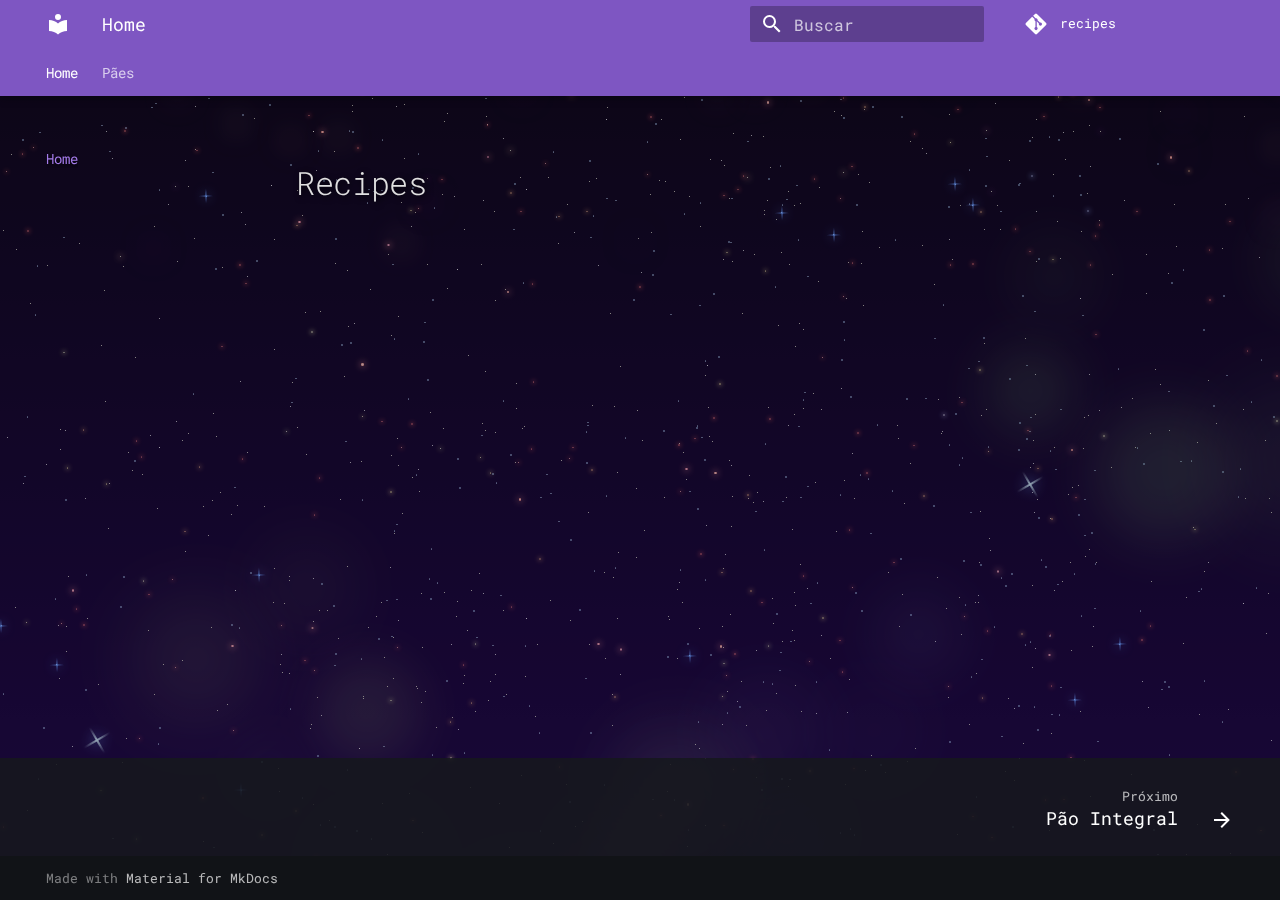
<file: index.html>
<!doctype html>
<html lang="pt" class="no-js">
  <head>
    
      <meta charset="utf-8">
      <meta name="viewport" content="width=device-width,initial-scale=1">
      
      
      
      
      
        <link rel="next" href="P%C3%A3es/pao_integral/">
      
      
      <link rel="icon" href="assets/images/favicon.png">
      <meta name="generator" content="mkdocs-1.6.1, mkdocs-material-9.6.15">
    
    
      
        <title>Recipes Book</title>
      
    
    
      <link rel="stylesheet" href="assets/stylesheets/main.342714a4.min.css">
      
        
        <link rel="stylesheet" href="assets/stylesheets/palette.06af60db.min.css">
      
      


    
    
      
    
    
      
        
        
        <link rel="preconnect" href="https://fonts.gstatic.com" crossorigin>
        <link rel="stylesheet" href="https://fonts.googleapis.com/css?family=Roboto+Mono:300,300i,400,400i,700,700i%7CRoboto+Mono:400,400i,700,700i&display=fallback">
        <style>:root{--md-text-font:"Roboto Mono";--md-code-font:"Roboto Mono"}</style>
      
    
    
      <link rel="stylesheet" href="css/custom-general.css">
    
      <link rel="stylesheet" href="css/night-sky.css">
    
      <link rel="stylesheet" href="css/shooting-stars.css">
    
    <script>__md_scope=new URL(".",location),__md_hash=e=>[...e].reduce(((e,_)=>(e<<5)-e+_.charCodeAt(0)),0),__md_get=(e,_=localStorage,t=__md_scope)=>JSON.parse(_.getItem(t.pathname+"."+e)),__md_set=(e,_,t=localStorage,a=__md_scope)=>{try{t.setItem(a.pathname+"."+e,JSON.stringify(_))}catch(e){}}</script>
    
      

    
    
    
  </head>
  
  
    
    
      
    
    
    
    
    <body dir="ltr" data-md-color-scheme="slate" data-md-color-primary="deep-purple" data-md-color-accent="deep-orange">
  
    
    <input class="md-toggle" data-md-toggle="drawer" type="checkbox" id="__drawer" autocomplete="off">
    <input class="md-toggle" data-md-toggle="search" type="checkbox" id="__search" autocomplete="off">
    <label class="md-overlay" for="__drawer"></label>
    <div data-md-component="skip">
      
        
        <a href="#recipes" class="md-skip">
          Pular para conteúdo
        </a>
      
    </div>
    <div data-md-component="announce">
      
    </div>
    
    
      

  

<header class="md-header md-header--shadow md-header--lifted" data-md-component="header">
  <nav class="md-header__inner md-grid" aria-label="Cabeçalho">
    <a href="." title="Recipes Book" class="md-header__button md-logo" aria-label="Recipes Book" data-md-component="logo">
      
  
  <svg xmlns="http://www.w3.org/2000/svg" viewBox="0 0 24 24"><path d="M12 8a3 3 0 0 0 3-3 3 3 0 0 0-3-3 3 3 0 0 0-3 3 3 3 0 0 0 3 3m0 3.54C9.64 9.35 6.5 8 3 8v11c3.5 0 6.64 1.35 9 3.54 2.36-2.19 5.5-3.54 9-3.54V8c-3.5 0-6.64 1.35-9 3.54"/></svg>

    </a>
    <label class="md-header__button md-icon" for="__drawer">
      
      <svg xmlns="http://www.w3.org/2000/svg" viewBox="0 0 24 24"><path d="M3 6h18v2H3zm0 5h18v2H3zm0 5h18v2H3z"/></svg>
    </label>
    <div class="md-header__title" data-md-component="header-title">
      <div class="md-header__ellipsis">
        <div class="md-header__topic">
          <span class="md-ellipsis">
            Recipes Book
          </span>
        </div>
        <div class="md-header__topic" data-md-component="header-topic">
          <span class="md-ellipsis">
            
              Home
            
          </span>
        </div>
      </div>
    </div>
    
      
        <form class="md-header__option" data-md-component="palette">
  
    
    
    
    <input class="md-option" data-md-color-media="" data-md-color-scheme="slate" data-md-color-primary="deep-purple" data-md-color-accent="deep-orange"  aria-hidden="true"  type="radio" name="__palette" id="__palette_0">
    
  
</form>
      
    
    
      <script>var palette=__md_get("__palette");if(palette&&palette.color){if("(prefers-color-scheme)"===palette.color.media){var media=matchMedia("(prefers-color-scheme: light)"),input=document.querySelector(media.matches?"[data-md-color-media='(prefers-color-scheme: light)']":"[data-md-color-media='(prefers-color-scheme: dark)']");palette.color.media=input.getAttribute("data-md-color-media"),palette.color.scheme=input.getAttribute("data-md-color-scheme"),palette.color.primary=input.getAttribute("data-md-color-primary"),palette.color.accent=input.getAttribute("data-md-color-accent")}for(var[key,value]of Object.entries(palette.color))document.body.setAttribute("data-md-color-"+key,value)}</script>
    
    
    
      
      
        <label class="md-header__button md-icon" for="__search">
          
          <svg xmlns="http://www.w3.org/2000/svg" viewBox="0 0 24 24"><path d="M9.5 3A6.5 6.5 0 0 1 16 9.5c0 1.61-.59 3.09-1.56 4.23l.27.27h.79l5 5-1.5 1.5-5-5v-.79l-.27-.27A6.52 6.52 0 0 1 9.5 16 6.5 6.5 0 0 1 3 9.5 6.5 6.5 0 0 1 9.5 3m0 2C7 5 5 7 5 9.5S7 14 9.5 14 14 12 14 9.5 12 5 9.5 5"/></svg>
        </label>
        <div class="md-search" data-md-component="search" role="dialog">
  <label class="md-search__overlay" for="__search"></label>
  <div class="md-search__inner" role="search">
    <form class="md-search__form" name="search">
      <input type="text" class="md-search__input" name="query" aria-label="Buscar" placeholder="Buscar" autocapitalize="off" autocorrect="off" autocomplete="off" spellcheck="false" data-md-component="search-query" required>
      <label class="md-search__icon md-icon" for="__search">
        
        <svg xmlns="http://www.w3.org/2000/svg" viewBox="0 0 24 24"><path d="M9.5 3A6.5 6.5 0 0 1 16 9.5c0 1.61-.59 3.09-1.56 4.23l.27.27h.79l5 5-1.5 1.5-5-5v-.79l-.27-.27A6.52 6.52 0 0 1 9.5 16 6.5 6.5 0 0 1 3 9.5 6.5 6.5 0 0 1 9.5 3m0 2C7 5 5 7 5 9.5S7 14 9.5 14 14 12 14 9.5 12 5 9.5 5"/></svg>
        
        <svg xmlns="http://www.w3.org/2000/svg" viewBox="0 0 24 24"><path d="M20 11v2H8l5.5 5.5-1.42 1.42L4.16 12l7.92-7.92L13.5 5.5 8 11z"/></svg>
      </label>
      <nav class="md-search__options" aria-label="Pesquisar">
        
        <button type="reset" class="md-search__icon md-icon" title="Limpar" aria-label="Limpar" tabindex="-1">
          
          <svg xmlns="http://www.w3.org/2000/svg" viewBox="0 0 24 24"><path d="M19 6.41 17.59 5 12 10.59 6.41 5 5 6.41 10.59 12 5 17.59 6.41 19 12 13.41 17.59 19 19 17.59 13.41 12z"/></svg>
        </button>
      </nav>
      
        <div class="md-search__suggest" data-md-component="search-suggest"></div>
      
    </form>
    <div class="md-search__output">
      <div class="md-search__scrollwrap" tabindex="0" data-md-scrollfix>
        <div class="md-search-result" data-md-component="search-result">
          <div class="md-search-result__meta">
            Inicializando busca
          </div>
          <ol class="md-search-result__list" role="presentation"></ol>
        </div>
      </div>
    </div>
  </div>
</div>
      
    
    
      <div class="md-header__source">
        <a href="https://github.com/arthurrochamoreira/recipes" title="Ir para repositório" class="md-source" data-md-component="source">
  <div class="md-source__icon md-icon">
    
    <svg xmlns="http://www.w3.org/2000/svg" viewBox="0 0 448 512"><!--! Font Awesome Free 6.7.2 by @fontawesome - https://fontawesome.com License - https://fontawesome.com/license/free (Icons: CC BY 4.0, Fonts: SIL OFL 1.1, Code: MIT License) Copyright 2024 Fonticons, Inc.--><path d="M439.55 236.05 244 40.45a28.87 28.87 0 0 0-40.81 0l-40.66 40.63 51.52 51.52c27.06-9.14 52.68 16.77 43.39 43.68l49.66 49.66c34.23-11.8 61.18 31 35.47 56.69-26.49 26.49-70.21-2.87-56-37.34L240.22 199v121.85c25.3 12.54 22.26 41.85 9.08 55a34.34 34.34 0 0 1-48.55 0c-17.57-17.6-11.07-46.91 11.25-56v-123c-20.8-8.51-24.6-30.74-18.64-45L142.57 101 8.45 235.14a28.86 28.86 0 0 0 0 40.81l195.61 195.6a28.86 28.86 0 0 0 40.8 0l194.69-194.69a28.86 28.86 0 0 0 0-40.81"/></svg>
  </div>
  <div class="md-source__repository">
    recipes
  </div>
</a>
      </div>
    
  </nav>
  
    
      
<nav class="md-tabs" aria-label="Abas" data-md-component="tabs">
  <div class="md-grid">
    <ul class="md-tabs__list">
      
        
  
  
  
    
  
  
    <li class="md-tabs__item md-tabs__item--active">
      <a href="." class="md-tabs__link">
        
  
  
    
  
  Home

      </a>
    </li>
  

      
        
  
  
  
  
    
    
      <li class="md-tabs__item">
        <a href="P%C3%A3es/pao_integral/" class="md-tabs__link">
          
  
  
  Pães

        </a>
      </li>
    
  

      
    </ul>
  </div>
</nav>
    
  
</header>
    
    <div class="md-container" data-md-component="container">
      
      
        
      
      <main class="md-main" data-md-component="main">
        <div class="md-main__inner md-grid">
          
            
              
              <div class="md-sidebar md-sidebar--primary" data-md-component="sidebar" data-md-type="navigation" >
                <div class="md-sidebar__scrollwrap">
                  <div class="md-sidebar__inner">
                    


  


<nav class="md-nav md-nav--primary md-nav--lifted" aria-label="Navegação" data-md-level="0">
  <label class="md-nav__title" for="__drawer">
    <a href="." title="Recipes Book" class="md-nav__button md-logo" aria-label="Recipes Book" data-md-component="logo">
      
  
  <svg xmlns="http://www.w3.org/2000/svg" viewBox="0 0 24 24"><path d="M12 8a3 3 0 0 0 3-3 3 3 0 0 0-3-3 3 3 0 0 0-3 3 3 3 0 0 0 3 3m0 3.54C9.64 9.35 6.5 8 3 8v11c3.5 0 6.64 1.35 9 3.54 2.36-2.19 5.5-3.54 9-3.54V8c-3.5 0-6.64 1.35-9 3.54"/></svg>

    </a>
    Recipes Book
  </label>
  
    <div class="md-nav__source">
      <a href="https://github.com/arthurrochamoreira/recipes" title="Ir para repositório" class="md-source" data-md-component="source">
  <div class="md-source__icon md-icon">
    
    <svg xmlns="http://www.w3.org/2000/svg" viewBox="0 0 448 512"><!--! Font Awesome Free 6.7.2 by @fontawesome - https://fontawesome.com License - https://fontawesome.com/license/free (Icons: CC BY 4.0, Fonts: SIL OFL 1.1, Code: MIT License) Copyright 2024 Fonticons, Inc.--><path d="M439.55 236.05 244 40.45a28.87 28.87 0 0 0-40.81 0l-40.66 40.63 51.52 51.52c27.06-9.14 52.68 16.77 43.39 43.68l49.66 49.66c34.23-11.8 61.18 31 35.47 56.69-26.49 26.49-70.21-2.87-56-37.34L240.22 199v121.85c25.3 12.54 22.26 41.85 9.08 55a34.34 34.34 0 0 1-48.55 0c-17.57-17.6-11.07-46.91 11.25-56v-123c-20.8-8.51-24.6-30.74-18.64-45L142.57 101 8.45 235.14a28.86 28.86 0 0 0 0 40.81l195.61 195.6a28.86 28.86 0 0 0 40.8 0l194.69-194.69a28.86 28.86 0 0 0 0-40.81"/></svg>
  </div>
  <div class="md-source__repository">
    recipes
  </div>
</a>
    </div>
  
  <ul class="md-nav__list" data-md-scrollfix>
    
      
      
  
  
    
  
  
  
    <li class="md-nav__item md-nav__item--active">
      
      <input class="md-nav__toggle md-toggle" type="checkbox" id="__toc">
      
      
        
      
      
      <a href="." class="md-nav__link md-nav__link--active">
        
  
  
  <span class="md-ellipsis">
    Home
    
  </span>
  

      </a>
      
    </li>
  

    
      
      
  
  
  
  
    
    
    
    
      
      
        
      
    
    
    <li class="md-nav__item md-nav__item--nested">
      
        
        
        <input class="md-nav__toggle md-toggle " type="checkbox" id="__nav_2" >
        
          
          <label class="md-nav__link" for="__nav_2" id="__nav_2_label" tabindex="0">
            
  
  
  <span class="md-ellipsis">
    Pães
    
  </span>
  

            <span class="md-nav__icon md-icon"></span>
          </label>
        
        <nav class="md-nav" data-md-level="1" aria-labelledby="__nav_2_label" aria-expanded="false">
          <label class="md-nav__title" for="__nav_2">
            <span class="md-nav__icon md-icon"></span>
            Pães
          </label>
          <ul class="md-nav__list" data-md-scrollfix>
            
              
                
  
  
  
  
    <li class="md-nav__item">
      <a href="P%C3%A3es/pao_integral/" class="md-nav__link">
        
  
  
  <span class="md-ellipsis">
    Pão Integral
    
  </span>
  

      </a>
    </li>
  

              
            
          </ul>
        </nav>
      
    </li>
  

    
  </ul>
</nav>
                  </div>
                </div>
              </div>
            
            
              
              <div class="md-sidebar md-sidebar--secondary" data-md-component="sidebar" data-md-type="toc" >
                <div class="md-sidebar__scrollwrap">
                  <div class="md-sidebar__inner">
                    

<nav class="md-nav md-nav--secondary" aria-label="Índice">
  
  
  
    
  
  
</nav>
                  </div>
                </div>
              </div>
            
          
          
            <div class="md-content" data-md-component="content">
              <article class="md-content__inner md-typeset">
                
                  


  
  


<p><link rel="stylesheet" href="css/custom.css">
<link rel="stylesheet" href="css/star-background.css">
<link rel="stylesheet" href="css/night-sky.css"></p>
<div class="sky">
    <div class="stars"></div>
    <div class="stars-cross"></div>
    <div class="stars-cross-aux"></div>
    <div class="night">
      <!-- shooting stars will be injected via JS -->
    </div>
  </div>

<h1 id="recipes">Recipes</h1>












                
              </article>
            </div>
          
          
<script>var target=document.getElementById(location.hash.slice(1));target&&target.name&&(target.checked=target.name.startsWith("__tabbed_"))</script>
        </div>
        
          <button type="button" class="md-top md-icon" data-md-component="top" hidden>
  
  <svg xmlns="http://www.w3.org/2000/svg" viewBox="0 0 24 24"><path d="M13 20h-2V8l-5.5 5.5-1.42-1.42L12 4.16l7.92 7.92-1.42 1.42L13 8z"/></svg>
  Voltar para o topo
</button>
        
      </main>
      
        <footer class="md-footer">
  
    
      
      <nav class="md-footer__inner md-grid" aria-label="Rodapé" >
        
        
          
          <a href="P%C3%A3es/pao_integral/" class="md-footer__link md-footer__link--next" aria-label="Próximo: Pão Integral">
            <div class="md-footer__title">
              <span class="md-footer__direction">
                Próximo
              </span>
              <div class="md-ellipsis">
                Pão Integral
              </div>
            </div>
            <div class="md-footer__button md-icon">
              
              <svg xmlns="http://www.w3.org/2000/svg" viewBox="0 0 24 24"><path d="M4 11v2h12l-5.5 5.5 1.42 1.42L19.84 12l-7.92-7.92L10.5 5.5 16 11z"/></svg>
            </div>
          </a>
        
      </nav>
    
  
  <div class="md-footer-meta md-typeset">
    <div class="md-footer-meta__inner md-grid">
      <div class="md-copyright">
  
  
    Made with
    <a href="https://squidfunk.github.io/mkdocs-material/" target="_blank" rel="noopener">
      Material for MkDocs
    </a>
  
</div>
      
    </div>
  </div>
</footer>
      
    </div>
    <div class="md-dialog" data-md-component="dialog">
      <div class="md-dialog__inner md-typeset"></div>
    </div>
    
    
    
      
      <script id="__config" type="application/json">{"base": ".", "features": ["navigation.instant", "navigation.tracking", "navigation.tabs", "navigation.tabs.sticky", "navigation.top", "navigation.footer", "navigation.sections", "navigation.index", "search.suggest", "search.highlight", "content.code.annotate", "content.code.copy", "header.autohide", "announce.dismiss"], "search": "assets/javascripts/workers/search.d50fe291.min.js", "tags": null, "translations": {"clipboard.copied": "Copiado para \u00e1rea de transfer\u00eancia", "clipboard.copy": "Copiar para \u00e1rea de transfer\u00eancia", "search.result.more.one": "mais 1 nesta p\u00e1gina", "search.result.more.other": "# mais nesta p\u00e1gina", "search.result.none": "Nenhum documento encontrado", "search.result.one": "1 documento encontrado", "search.result.other": "# documentos encontrados", "search.result.placeholder": "Digite para iniciar a busca", "search.result.term.missing": "Ausente", "select.version": "Selecione a vers\u00e3o"}, "version": null}</script>
    
    
      <script src="assets/javascripts/bundle.56ea9cef.min.js"></script>
      
        <script src="https://code.jquery.com/jquery-3.6.0.min.js"></script>
      
        <script src="js/interactive.js"></script>
      
        <script src="js/shooting-stars.js"></script>
      
        <script src="js/starfield.js"></script>
      
        <script src="js/night-sky.js"></script>
      
    
  </body>
</html>
</file>
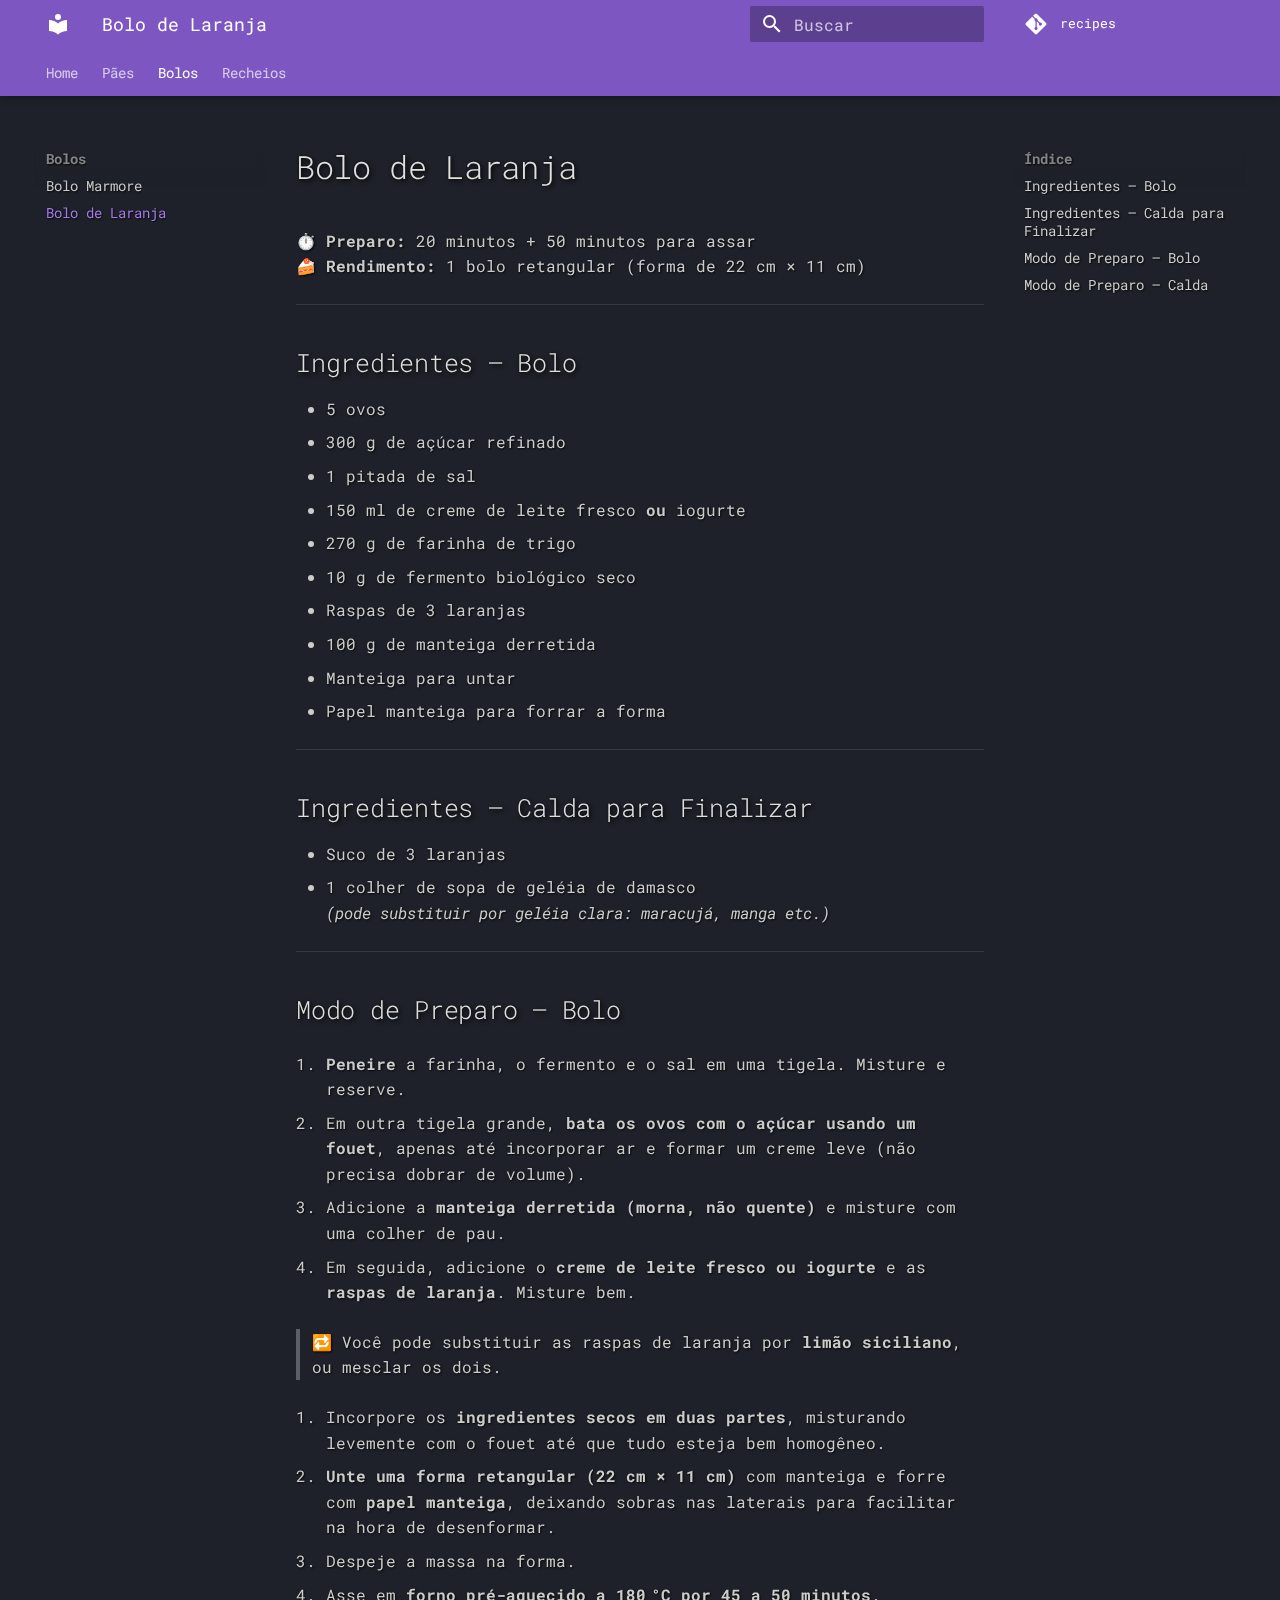
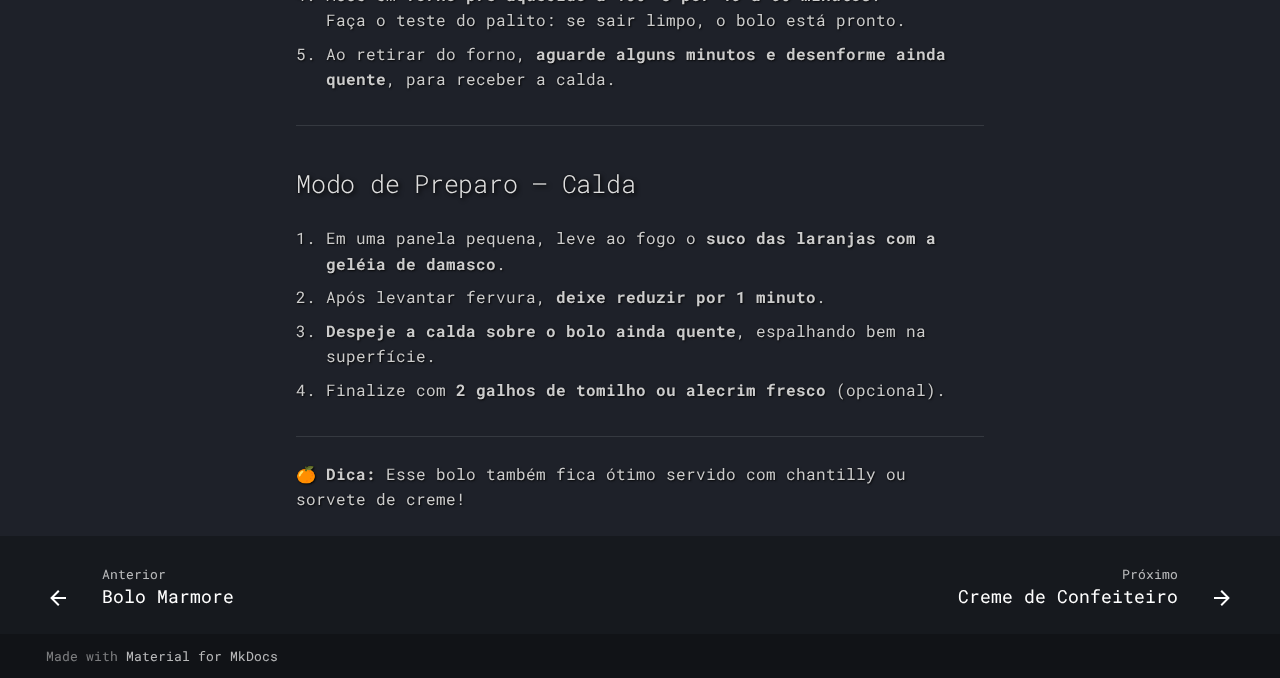
<file: Bolos/bolo_laranja/index.html>
<!doctype html>
<html lang="pt" class="no-js">
  <head>
    
      <meta charset="utf-8">
      <meta name="viewport" content="width=device-width,initial-scale=1">
      
      
      
      
        <link rel="prev" href="../bolo_marmore/">
      
      
        <link rel="next" href="../../Recheios/creme_de_confeiteiro/">
      
      
      <link rel="icon" href="../../assets/images/favicon.png">
      <meta name="generator" content="mkdocs-1.6.1, mkdocs-material-9.6.15">
    
    
      
        <title>Bolo de Laranja - Recipes Book</title>
      
    
    
      <link rel="stylesheet" href="../../assets/stylesheets/main.342714a4.min.css">
      
        
        <link rel="stylesheet" href="../../assets/stylesheets/palette.06af60db.min.css">
      
      


    
    
      
    
    
      
        
        
        <link rel="preconnect" href="https://fonts.gstatic.com" crossorigin>
        <link rel="stylesheet" href="https://fonts.googleapis.com/css?family=Roboto+Mono:300,300i,400,400i,700,700i%7CRoboto+Mono:400,400i,700,700i&display=fallback">
        <style>:root{--md-text-font:"Roboto Mono";--md-code-font:"Roboto Mono"}</style>
      
    
    
      <link rel="stylesheet" href="../../css/custom-general.css">
    
      <link rel="stylesheet" href="../../css/night-sky.css">
    
      <link rel="stylesheet" href="../../css/shooting-stars.css">
    
    <script>__md_scope=new URL("../..",location),__md_hash=e=>[...e].reduce(((e,_)=>(e<<5)-e+_.charCodeAt(0)),0),__md_get=(e,_=localStorage,t=__md_scope)=>JSON.parse(_.getItem(t.pathname+"."+e)),__md_set=(e,_,t=localStorage,a=__md_scope)=>{try{t.setItem(a.pathname+"."+e,JSON.stringify(_))}catch(e){}}</script>
    
      

    
    
    
  </head>
  
  
    
    
      
    
    
    
    
    <body dir="ltr" data-md-color-scheme="slate" data-md-color-primary="deep-purple" data-md-color-accent="deep-orange">
  
    
    <input class="md-toggle" data-md-toggle="drawer" type="checkbox" id="__drawer" autocomplete="off">
    <input class="md-toggle" data-md-toggle="search" type="checkbox" id="__search" autocomplete="off">
    <label class="md-overlay" for="__drawer"></label>
    <div data-md-component="skip">
      
        
        <a href="#bolo-de-laranja" class="md-skip">
          Pular para conteúdo
        </a>
      
    </div>
    <div data-md-component="announce">
      
    </div>
    
    
      

  

<header class="md-header md-header--shadow md-header--lifted" data-md-component="header">
  <nav class="md-header__inner md-grid" aria-label="Cabeçalho">
    <a href="../.." title="Recipes Book" class="md-header__button md-logo" aria-label="Recipes Book" data-md-component="logo">
      
  
  <svg xmlns="http://www.w3.org/2000/svg" viewBox="0 0 24 24"><path d="M12 8a3 3 0 0 0 3-3 3 3 0 0 0-3-3 3 3 0 0 0-3 3 3 3 0 0 0 3 3m0 3.54C9.64 9.35 6.5 8 3 8v11c3.5 0 6.64 1.35 9 3.54 2.36-2.19 5.5-3.54 9-3.54V8c-3.5 0-6.64 1.35-9 3.54"/></svg>

    </a>
    <label class="md-header__button md-icon" for="__drawer">
      
      <svg xmlns="http://www.w3.org/2000/svg" viewBox="0 0 24 24"><path d="M3 6h18v2H3zm0 5h18v2H3zm0 5h18v2H3z"/></svg>
    </label>
    <div class="md-header__title" data-md-component="header-title">
      <div class="md-header__ellipsis">
        <div class="md-header__topic">
          <span class="md-ellipsis">
            Recipes Book
          </span>
        </div>
        <div class="md-header__topic" data-md-component="header-topic">
          <span class="md-ellipsis">
            
              Bolo de Laranja
            
          </span>
        </div>
      </div>
    </div>
    
      
        <form class="md-header__option" data-md-component="palette">
  
    
    
    
    <input class="md-option" data-md-color-media="" data-md-color-scheme="slate" data-md-color-primary="deep-purple" data-md-color-accent="deep-orange"  aria-hidden="true"  type="radio" name="__palette" id="__palette_0">
    
  
</form>
      
    
    
      <script>var palette=__md_get("__palette");if(palette&&palette.color){if("(prefers-color-scheme)"===palette.color.media){var media=matchMedia("(prefers-color-scheme: light)"),input=document.querySelector(media.matches?"[data-md-color-media='(prefers-color-scheme: light)']":"[data-md-color-media='(prefers-color-scheme: dark)']");palette.color.media=input.getAttribute("data-md-color-media"),palette.color.scheme=input.getAttribute("data-md-color-scheme"),palette.color.primary=input.getAttribute("data-md-color-primary"),palette.color.accent=input.getAttribute("data-md-color-accent")}for(var[key,value]of Object.entries(palette.color))document.body.setAttribute("data-md-color-"+key,value)}</script>
    
    
    
      
      
        <label class="md-header__button md-icon" for="__search">
          
          <svg xmlns="http://www.w3.org/2000/svg" viewBox="0 0 24 24"><path d="M9.5 3A6.5 6.5 0 0 1 16 9.5c0 1.61-.59 3.09-1.56 4.23l.27.27h.79l5 5-1.5 1.5-5-5v-.79l-.27-.27A6.52 6.52 0 0 1 9.5 16 6.5 6.5 0 0 1 3 9.5 6.5 6.5 0 0 1 9.5 3m0 2C7 5 5 7 5 9.5S7 14 9.5 14 14 12 14 9.5 12 5 9.5 5"/></svg>
        </label>
        <div class="md-search" data-md-component="search" role="dialog">
  <label class="md-search__overlay" for="__search"></label>
  <div class="md-search__inner" role="search">
    <form class="md-search__form" name="search">
      <input type="text" class="md-search__input" name="query" aria-label="Buscar" placeholder="Buscar" autocapitalize="off" autocorrect="off" autocomplete="off" spellcheck="false" data-md-component="search-query" required>
      <label class="md-search__icon md-icon" for="__search">
        
        <svg xmlns="http://www.w3.org/2000/svg" viewBox="0 0 24 24"><path d="M9.5 3A6.5 6.5 0 0 1 16 9.5c0 1.61-.59 3.09-1.56 4.23l.27.27h.79l5 5-1.5 1.5-5-5v-.79l-.27-.27A6.52 6.52 0 0 1 9.5 16 6.5 6.5 0 0 1 3 9.5 6.5 6.5 0 0 1 9.5 3m0 2C7 5 5 7 5 9.5S7 14 9.5 14 14 12 14 9.5 12 5 9.5 5"/></svg>
        
        <svg xmlns="http://www.w3.org/2000/svg" viewBox="0 0 24 24"><path d="M20 11v2H8l5.5 5.5-1.42 1.42L4.16 12l7.92-7.92L13.5 5.5 8 11z"/></svg>
      </label>
      <nav class="md-search__options" aria-label="Pesquisar">
        
        <button type="reset" class="md-search__icon md-icon" title="Limpar" aria-label="Limpar" tabindex="-1">
          
          <svg xmlns="http://www.w3.org/2000/svg" viewBox="0 0 24 24"><path d="M19 6.41 17.59 5 12 10.59 6.41 5 5 6.41 10.59 12 5 17.59 6.41 19 12 13.41 17.59 19 19 17.59 13.41 12z"/></svg>
        </button>
      </nav>
      
        <div class="md-search__suggest" data-md-component="search-suggest"></div>
      
    </form>
    <div class="md-search__output">
      <div class="md-search__scrollwrap" tabindex="0" data-md-scrollfix>
        <div class="md-search-result" data-md-component="search-result">
          <div class="md-search-result__meta">
            Inicializando busca
          </div>
          <ol class="md-search-result__list" role="presentation"></ol>
        </div>
      </div>
    </div>
  </div>
</div>
      
    
    
      <div class="md-header__source">
        <a href="https://github.com/arthurrochamoreira/recipes" title="Ir para repositório" class="md-source" data-md-component="source">
  <div class="md-source__icon md-icon">
    
    <svg xmlns="http://www.w3.org/2000/svg" viewBox="0 0 448 512"><!--! Font Awesome Free 6.7.2 by @fontawesome - https://fontawesome.com License - https://fontawesome.com/license/free (Icons: CC BY 4.0, Fonts: SIL OFL 1.1, Code: MIT License) Copyright 2024 Fonticons, Inc.--><path d="M439.55 236.05 244 40.45a28.87 28.87 0 0 0-40.81 0l-40.66 40.63 51.52 51.52c27.06-9.14 52.68 16.77 43.39 43.68l49.66 49.66c34.23-11.8 61.18 31 35.47 56.69-26.49 26.49-70.21-2.87-56-37.34L240.22 199v121.85c25.3 12.54 22.26 41.85 9.08 55a34.34 34.34 0 0 1-48.55 0c-17.57-17.6-11.07-46.91 11.25-56v-123c-20.8-8.51-24.6-30.74-18.64-45L142.57 101 8.45 235.14a28.86 28.86 0 0 0 0 40.81l195.61 195.6a28.86 28.86 0 0 0 40.8 0l194.69-194.69a28.86 28.86 0 0 0 0-40.81"/></svg>
  </div>
  <div class="md-source__repository">
    recipes
  </div>
</a>
      </div>
    
  </nav>
  
    
      
<nav class="md-tabs" aria-label="Abas" data-md-component="tabs">
  <div class="md-grid">
    <ul class="md-tabs__list">
      
        
  
  
  
  
    <li class="md-tabs__item">
      <a href="../.." class="md-tabs__link">
        
  
  
    
  
  Home

      </a>
    </li>
  

      
        
  
  
  
  
    
    
      <li class="md-tabs__item">
        <a href="../../P%C3%A3es/pao_integral/" class="md-tabs__link">
          
  
  
  Pães

        </a>
      </li>
    
  

      
        
  
  
  
    
  
  
    
    
      <li class="md-tabs__item md-tabs__item--active">
        <a href="../bolo_marmore/" class="md-tabs__link">
          
  
  
  Bolos

        </a>
      </li>
    
  

      
        
  
  
  
  
    
    
      <li class="md-tabs__item">
        <a href="../../Recheios/creme_de_confeiteiro/" class="md-tabs__link">
          
  
  
  Recheios

        </a>
      </li>
    
  

      
    </ul>
  </div>
</nav>
    
  
</header>
    
    <div class="md-container" data-md-component="container">
      
      
        
      
      <main class="md-main" data-md-component="main">
        <div class="md-main__inner md-grid">
          
            
              
              <div class="md-sidebar md-sidebar--primary" data-md-component="sidebar" data-md-type="navigation" >
                <div class="md-sidebar__scrollwrap">
                  <div class="md-sidebar__inner">
                    


  


<nav class="md-nav md-nav--primary md-nav--lifted" aria-label="Navegação" data-md-level="0">
  <label class="md-nav__title" for="__drawer">
    <a href="../.." title="Recipes Book" class="md-nav__button md-logo" aria-label="Recipes Book" data-md-component="logo">
      
  
  <svg xmlns="http://www.w3.org/2000/svg" viewBox="0 0 24 24"><path d="M12 8a3 3 0 0 0 3-3 3 3 0 0 0-3-3 3 3 0 0 0-3 3 3 3 0 0 0 3 3m0 3.54C9.64 9.35 6.5 8 3 8v11c3.5 0 6.64 1.35 9 3.54 2.36-2.19 5.5-3.54 9-3.54V8c-3.5 0-6.64 1.35-9 3.54"/></svg>

    </a>
    Recipes Book
  </label>
  
    <div class="md-nav__source">
      <a href="https://github.com/arthurrochamoreira/recipes" title="Ir para repositório" class="md-source" data-md-component="source">
  <div class="md-source__icon md-icon">
    
    <svg xmlns="http://www.w3.org/2000/svg" viewBox="0 0 448 512"><!--! Font Awesome Free 6.7.2 by @fontawesome - https://fontawesome.com License - https://fontawesome.com/license/free (Icons: CC BY 4.0, Fonts: SIL OFL 1.1, Code: MIT License) Copyright 2024 Fonticons, Inc.--><path d="M439.55 236.05 244 40.45a28.87 28.87 0 0 0-40.81 0l-40.66 40.63 51.52 51.52c27.06-9.14 52.68 16.77 43.39 43.68l49.66 49.66c34.23-11.8 61.18 31 35.47 56.69-26.49 26.49-70.21-2.87-56-37.34L240.22 199v121.85c25.3 12.54 22.26 41.85 9.08 55a34.34 34.34 0 0 1-48.55 0c-17.57-17.6-11.07-46.91 11.25-56v-123c-20.8-8.51-24.6-30.74-18.64-45L142.57 101 8.45 235.14a28.86 28.86 0 0 0 0 40.81l195.61 195.6a28.86 28.86 0 0 0 40.8 0l194.69-194.69a28.86 28.86 0 0 0 0-40.81"/></svg>
  </div>
  <div class="md-source__repository">
    recipes
  </div>
</a>
    </div>
  
  <ul class="md-nav__list" data-md-scrollfix>
    
      
      
  
  
  
  
    <li class="md-nav__item">
      <a href="../.." class="md-nav__link">
        
  
  
  <span class="md-ellipsis">
    Home
    
  </span>
  

      </a>
    </li>
  

    
      
      
  
  
  
  
    
    
    
    
      
      
        
      
    
    
    <li class="md-nav__item md-nav__item--nested">
      
        
        
        <input class="md-nav__toggle md-toggle " type="checkbox" id="__nav_2" >
        
          
          <label class="md-nav__link" for="__nav_2" id="__nav_2_label" tabindex="0">
            
  
  
  <span class="md-ellipsis">
    Pães
    
  </span>
  

            <span class="md-nav__icon md-icon"></span>
          </label>
        
        <nav class="md-nav" data-md-level="1" aria-labelledby="__nav_2_label" aria-expanded="false">
          <label class="md-nav__title" for="__nav_2">
            <span class="md-nav__icon md-icon"></span>
            Pães
          </label>
          <ul class="md-nav__list" data-md-scrollfix>
            
              
                
  
  
  
  
    <li class="md-nav__item">
      <a href="../../P%C3%A3es/pao_integral/" class="md-nav__link">
        
  
  
  <span class="md-ellipsis">
    Pão Integral
    
  </span>
  

      </a>
    </li>
  

              
            
          </ul>
        </nav>
      
    </li>
  

    
      
      
  
  
    
  
  
  
    
    
    
    
      
        
        
      
      
        
      
    
    
    <li class="md-nav__item md-nav__item--active md-nav__item--section md-nav__item--nested">
      
        
        
        <input class="md-nav__toggle md-toggle " type="checkbox" id="__nav_3" checked>
        
          
          <label class="md-nav__link" for="__nav_3" id="__nav_3_label" tabindex="">
            
  
  
  <span class="md-ellipsis">
    Bolos
    
  </span>
  

            <span class="md-nav__icon md-icon"></span>
          </label>
        
        <nav class="md-nav" data-md-level="1" aria-labelledby="__nav_3_label" aria-expanded="true">
          <label class="md-nav__title" for="__nav_3">
            <span class="md-nav__icon md-icon"></span>
            Bolos
          </label>
          <ul class="md-nav__list" data-md-scrollfix>
            
              
                
  
  
  
  
    <li class="md-nav__item">
      <a href="../bolo_marmore/" class="md-nav__link">
        
  
  
  <span class="md-ellipsis">
    Bolo Marmore
    
  </span>
  

      </a>
    </li>
  

              
            
              
                
  
  
    
  
  
  
    <li class="md-nav__item md-nav__item--active">
      
      <input class="md-nav__toggle md-toggle" type="checkbox" id="__toc">
      
      
        
      
      
        <label class="md-nav__link md-nav__link--active" for="__toc">
          
  
  
  <span class="md-ellipsis">
    Bolo de Laranja
    
  </span>
  

          <span class="md-nav__icon md-icon"></span>
        </label>
      
      <a href="./" class="md-nav__link md-nav__link--active">
        
  
  
  <span class="md-ellipsis">
    Bolo de Laranja
    
  </span>
  

      </a>
      
        

<nav class="md-nav md-nav--secondary" aria-label="Índice">
  
  
  
    
  
  
    <label class="md-nav__title" for="__toc">
      <span class="md-nav__icon md-icon"></span>
      Índice
    </label>
    <ul class="md-nav__list" data-md-component="toc" data-md-scrollfix>
      
        <li class="md-nav__item">
  <a href="#ingredientes-bolo" class="md-nav__link">
    <span class="md-ellipsis">
      Ingredientes – Bolo
    </span>
  </a>
  
</li>
      
        <li class="md-nav__item">
  <a href="#ingredientes-calda-para-finalizar" class="md-nav__link">
    <span class="md-ellipsis">
      Ingredientes – Calda para Finalizar
    </span>
  </a>
  
</li>
      
        <li class="md-nav__item">
  <a href="#modo-de-preparo-bolo" class="md-nav__link">
    <span class="md-ellipsis">
      Modo de Preparo – Bolo
    </span>
  </a>
  
</li>
      
        <li class="md-nav__item">
  <a href="#modo-de-preparo-calda" class="md-nav__link">
    <span class="md-ellipsis">
      Modo de Preparo – Calda
    </span>
  </a>
  
</li>
      
    </ul>
  
</nav>
      
    </li>
  

              
            
          </ul>
        </nav>
      
    </li>
  

    
      
      
  
  
  
  
    
    
    
    
      
      
        
      
    
    
    <li class="md-nav__item md-nav__item--nested">
      
        
        
        <input class="md-nav__toggle md-toggle " type="checkbox" id="__nav_4" >
        
          
          <label class="md-nav__link" for="__nav_4" id="__nav_4_label" tabindex="0">
            
  
  
  <span class="md-ellipsis">
    Recheios
    
  </span>
  

            <span class="md-nav__icon md-icon"></span>
          </label>
        
        <nav class="md-nav" data-md-level="1" aria-labelledby="__nav_4_label" aria-expanded="false">
          <label class="md-nav__title" for="__nav_4">
            <span class="md-nav__icon md-icon"></span>
            Recheios
          </label>
          <ul class="md-nav__list" data-md-scrollfix>
            
              
                
  
  
  
  
    <li class="md-nav__item">
      <a href="../../Recheios/creme_de_confeiteiro/" class="md-nav__link">
        
  
  
  <span class="md-ellipsis">
    Creme de Confeiteiro
    
  </span>
  

      </a>
    </li>
  

              
            
          </ul>
        </nav>
      
    </li>
  

    
  </ul>
</nav>
                  </div>
                </div>
              </div>
            
            
              
              <div class="md-sidebar md-sidebar--secondary" data-md-component="sidebar" data-md-type="toc" >
                <div class="md-sidebar__scrollwrap">
                  <div class="md-sidebar__inner">
                    

<nav class="md-nav md-nav--secondary" aria-label="Índice">
  
  
  
    
  
  
    <label class="md-nav__title" for="__toc">
      <span class="md-nav__icon md-icon"></span>
      Índice
    </label>
    <ul class="md-nav__list" data-md-component="toc" data-md-scrollfix>
      
        <li class="md-nav__item">
  <a href="#ingredientes-bolo" class="md-nav__link">
    <span class="md-ellipsis">
      Ingredientes – Bolo
    </span>
  </a>
  
</li>
      
        <li class="md-nav__item">
  <a href="#ingredientes-calda-para-finalizar" class="md-nav__link">
    <span class="md-ellipsis">
      Ingredientes – Calda para Finalizar
    </span>
  </a>
  
</li>
      
        <li class="md-nav__item">
  <a href="#modo-de-preparo-bolo" class="md-nav__link">
    <span class="md-ellipsis">
      Modo de Preparo – Bolo
    </span>
  </a>
  
</li>
      
        <li class="md-nav__item">
  <a href="#modo-de-preparo-calda" class="md-nav__link">
    <span class="md-ellipsis">
      Modo de Preparo – Calda
    </span>
  </a>
  
</li>
      
    </ul>
  
</nav>
                  </div>
                </div>
              </div>
            
          
          
            <div class="md-content" data-md-component="content">
              <article class="md-content__inner md-typeset">
                
                  


  
  


<h1 id="bolo-de-laranja">Bolo de Laranja</h1>
<p><strong>⏱️ Preparo:</strong> 20 minutos + 50 minutos para assar<br />
<strong>🍰 Rendimento:</strong> 1 bolo retangular (forma de 22 cm × 11 cm)</p>
<hr />
<h2 id="ingredientes-bolo">Ingredientes – Bolo</h2>
<ul>
<li>5 ovos</li>
<li>300 g de açúcar refinado</li>
<li>1 pitada de sal</li>
<li>150 ml de creme de leite fresco <strong>ou</strong> iogurte</li>
<li>270 g de farinha de trigo</li>
<li>10 g de fermento biológico seco</li>
<li>Raspas de 3 laranjas</li>
<li>100 g de manteiga derretida</li>
<li>Manteiga para untar</li>
<li>Papel manteiga para forrar a forma</li>
</ul>
<hr />
<h2 id="ingredientes-calda-para-finalizar">Ingredientes – Calda para Finalizar</h2>
<ul>
<li>Suco de 3 laranjas</li>
<li>1 colher de sopa de geléia de damasco<br />
<em>(pode substituir por geléia clara: maracujá, manga etc.)</em></li>
</ul>
<hr />
<h2 id="modo-de-preparo-bolo">Modo de Preparo – Bolo</h2>
<ol>
<li>
<p><strong>Peneire</strong> a farinha, o fermento e o sal em uma tigela. Misture e reserve.</p>
</li>
<li>
<p>Em outra tigela grande, <strong>bata os ovos com o açúcar usando um fouet</strong>, apenas até incorporar ar e formar um creme leve (não precisa dobrar de volume).</p>
</li>
<li>
<p>Adicione a <strong>manteiga derretida (morna, não quente)</strong> e misture com uma colher de pau.</p>
</li>
<li>
<p>Em seguida, adicione o <strong>creme de leite fresco ou iogurte</strong> e as <strong>raspas de laranja</strong>. Misture bem.</p>
</li>
</ol>
<blockquote>
<p>🔁 Você pode substituir as raspas de laranja por <strong>limão siciliano</strong>, ou mesclar os dois.</p>
</blockquote>
<ol>
<li>
<p>Incorpore os <strong>ingredientes secos em duas partes</strong>, misturando levemente com o fouet até que tudo esteja bem homogêneo.</p>
</li>
<li>
<p><strong>Unte uma forma retangular (22 cm × 11 cm)</strong> com manteiga e forre com <strong>papel manteiga</strong>, deixando sobras nas laterais para facilitar na hora de desenformar.</p>
</li>
<li>
<p>Despeje a massa na forma.</p>
</li>
<li>
<p>Asse em <strong>forno pré-aquecido a 180 °C por 45 a 50 minutos</strong>.<br />
   Faça o teste do palito: se sair limpo, o bolo está pronto.</p>
</li>
<li>
<p>Ao retirar do forno, <strong>aguarde alguns minutos e desenforme ainda quente</strong>, para receber a calda.</p>
</li>
</ol>
<hr />
<h2 id="modo-de-preparo-calda">Modo de Preparo – Calda</h2>
<ol>
<li>
<p>Em uma panela pequena, leve ao fogo o <strong>suco das laranjas com a geléia de damasco</strong>.</p>
</li>
<li>
<p>Após levantar fervura, <strong>deixe reduzir por 1 minuto</strong>.</p>
</li>
<li>
<p><strong>Despeje a calda sobre o bolo ainda quente</strong>, espalhando bem na superfície.</p>
</li>
<li>
<p>Finalize com <strong>2 galhos de tomilho ou alecrim fresco</strong> (opcional).</p>
</li>
</ol>
<hr />
<p>🍊 <strong>Dica:</strong> Esse bolo também fica ótimo servido com chantilly ou sorvete de creme!</p>












                
              </article>
            </div>
          
          
<script>var target=document.getElementById(location.hash.slice(1));target&&target.name&&(target.checked=target.name.startsWith("__tabbed_"))</script>
        </div>
        
          <button type="button" class="md-top md-icon" data-md-component="top" hidden>
  
  <svg xmlns="http://www.w3.org/2000/svg" viewBox="0 0 24 24"><path d="M13 20h-2V8l-5.5 5.5-1.42-1.42L12 4.16l7.92 7.92-1.42 1.42L13 8z"/></svg>
  Voltar para o topo
</button>
        
      </main>
      
        <footer class="md-footer">
  
    
      
      <nav class="md-footer__inner md-grid" aria-label="Rodapé" >
        
          
          <a href="../bolo_marmore/" class="md-footer__link md-footer__link--prev" aria-label="Anterior: Bolo Marmore">
            <div class="md-footer__button md-icon">
              
              <svg xmlns="http://www.w3.org/2000/svg" viewBox="0 0 24 24"><path d="M20 11v2H8l5.5 5.5-1.42 1.42L4.16 12l7.92-7.92L13.5 5.5 8 11z"/></svg>
            </div>
            <div class="md-footer__title">
              <span class="md-footer__direction">
                Anterior
              </span>
              <div class="md-ellipsis">
                Bolo Marmore
              </div>
            </div>
          </a>
        
        
          
          <a href="../../Recheios/creme_de_confeiteiro/" class="md-footer__link md-footer__link--next" aria-label="Próximo: Creme de Confeiteiro">
            <div class="md-footer__title">
              <span class="md-footer__direction">
                Próximo
              </span>
              <div class="md-ellipsis">
                Creme de Confeiteiro
              </div>
            </div>
            <div class="md-footer__button md-icon">
              
              <svg xmlns="http://www.w3.org/2000/svg" viewBox="0 0 24 24"><path d="M4 11v2h12l-5.5 5.5 1.42 1.42L19.84 12l-7.92-7.92L10.5 5.5 16 11z"/></svg>
            </div>
          </a>
        
      </nav>
    
  
  <div class="md-footer-meta md-typeset">
    <div class="md-footer-meta__inner md-grid">
      <div class="md-copyright">
  
  
    Made with
    <a href="https://squidfunk.github.io/mkdocs-material/" target="_blank" rel="noopener">
      Material for MkDocs
    </a>
  
</div>
      
    </div>
  </div>
</footer>
      
    </div>
    <div class="md-dialog" data-md-component="dialog">
      <div class="md-dialog__inner md-typeset"></div>
    </div>
    
    
    
      
      <script id="__config" type="application/json">{"base": "../..", "features": ["navigation.instant", "navigation.tracking", "navigation.tabs", "navigation.tabs.sticky", "navigation.top", "navigation.footer", "navigation.sections", "navigation.index", "search.suggest", "search.highlight", "content.code.annotate", "content.code.copy", "header.autohide", "announce.dismiss"], "search": "../../assets/javascripts/workers/search.d50fe291.min.js", "tags": null, "translations": {"clipboard.copied": "Copiado para \u00e1rea de transfer\u00eancia", "clipboard.copy": "Copiar para \u00e1rea de transfer\u00eancia", "search.result.more.one": "mais 1 nesta p\u00e1gina", "search.result.more.other": "# mais nesta p\u00e1gina", "search.result.none": "Nenhum documento encontrado", "search.result.one": "1 documento encontrado", "search.result.other": "# documentos encontrados", "search.result.placeholder": "Digite para iniciar a busca", "search.result.term.missing": "Ausente", "select.version": "Selecione a vers\u00e3o"}, "version": null}</script>
    
    
      <script src="../../assets/javascripts/bundle.56ea9cef.min.js"></script>
      
        <script src="https://code.jquery.com/jquery-3.6.0.min.js"></script>
      
        <script src="../../js/interactive.js"></script>
      
        <script src="../../js/shooting-stars.js"></script>
      
        <script src="../../js/starfield.js"></script>
      
        <script src="../../js/night-sky.js"></script>
      
    
  </body>
</html>
</file>
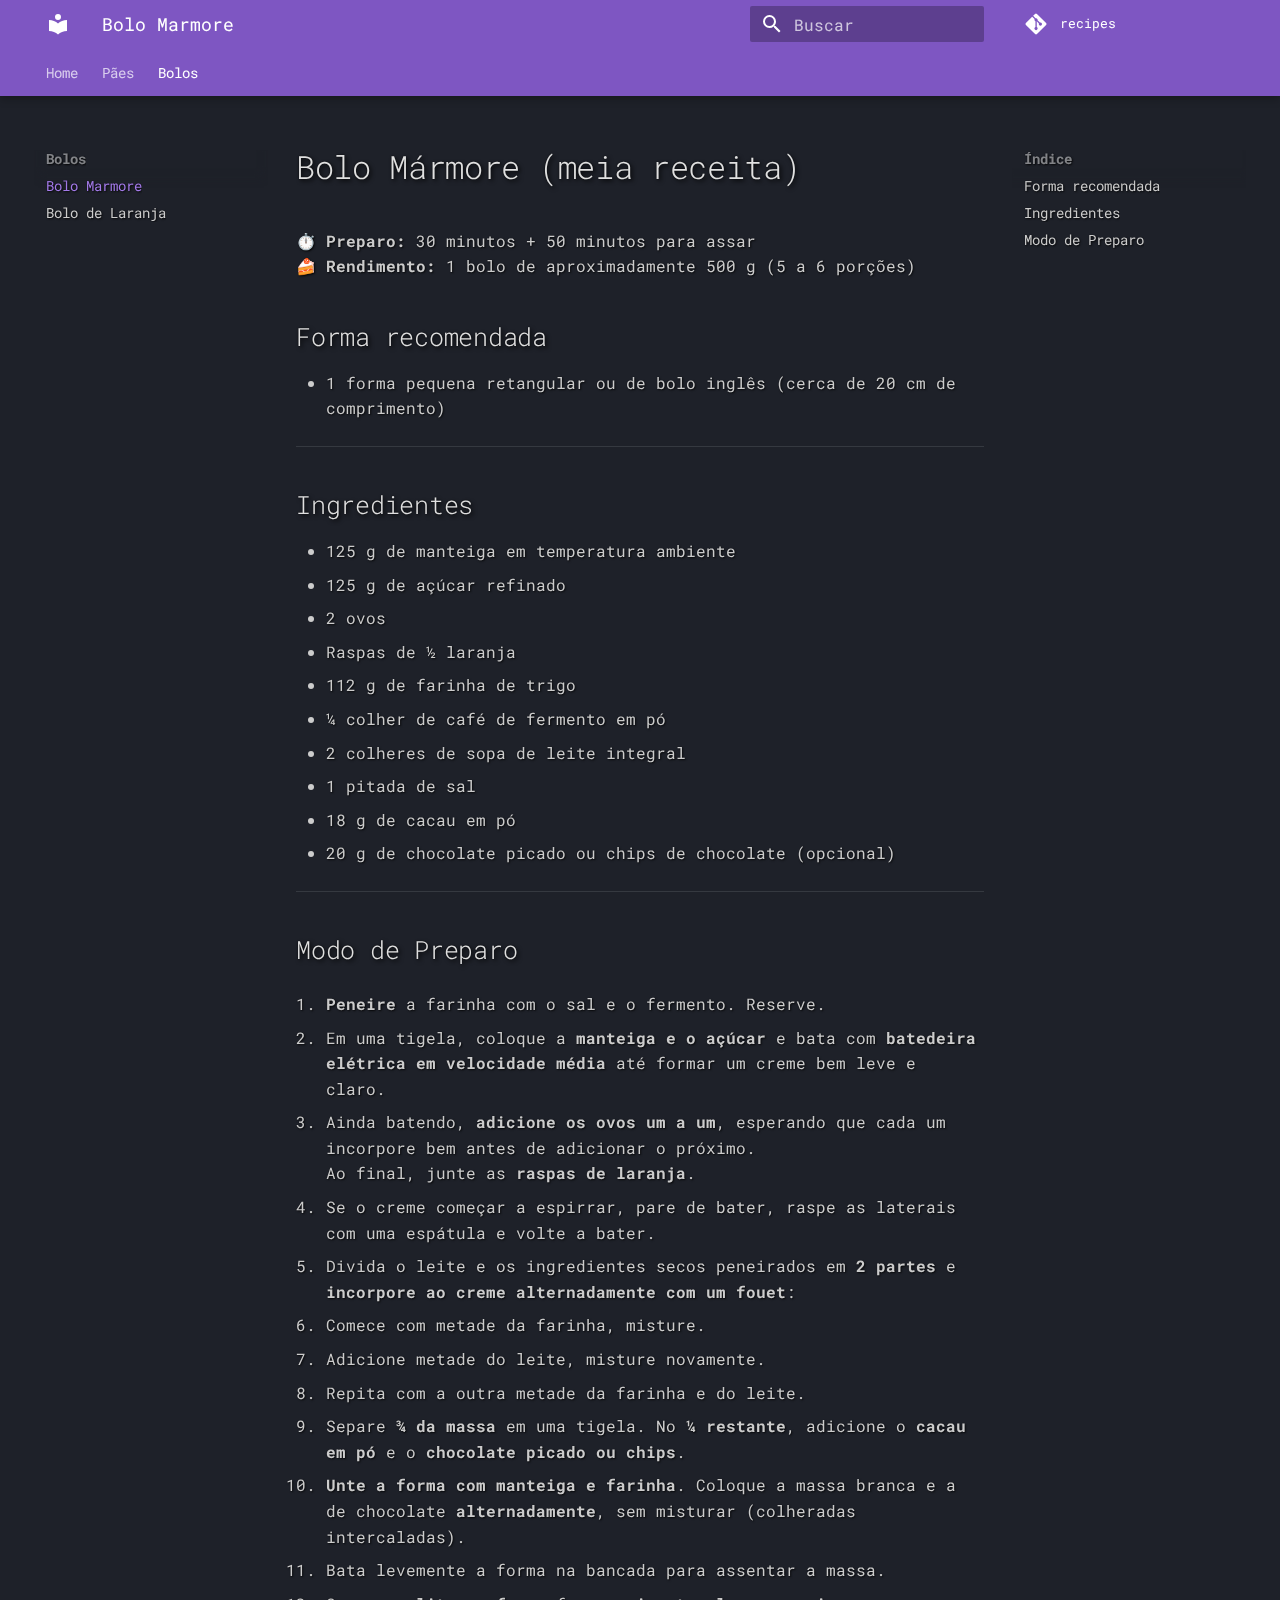
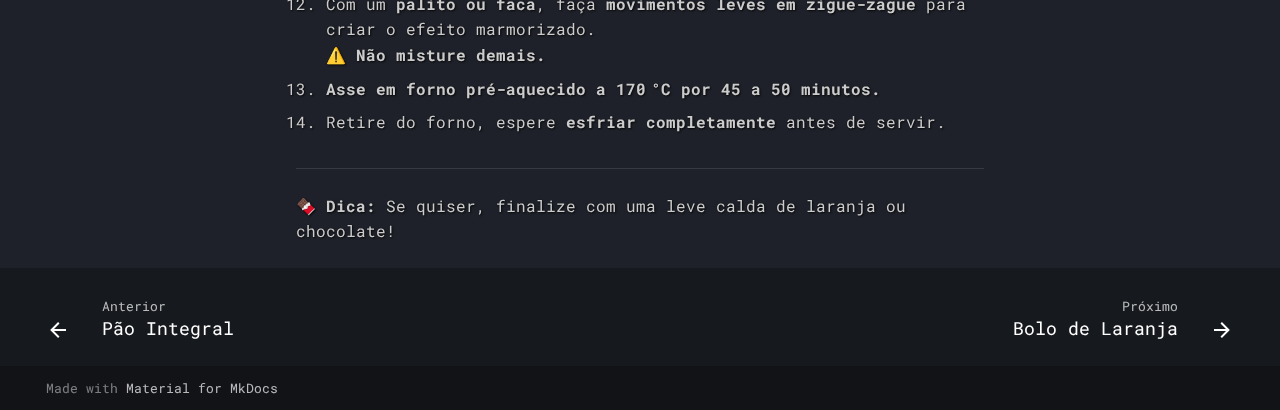
<file: Bolos/bolo_marmore/index.html>
<!doctype html>
<html lang="pt" class="no-js">
  <head>
    
      <meta charset="utf-8">
      <meta name="viewport" content="width=device-width,initial-scale=1">
      
      
      
      
        <link rel="prev" href="../../P%C3%A3es/pao_integral/">
      
      
        <link rel="next" href="../bolo_laranja/">
      
      
      <link rel="icon" href="../../assets/images/favicon.png">
      <meta name="generator" content="mkdocs-1.6.1, mkdocs-material-9.6.15">
    
    
      
        <title>Bolo Marmore - Recipes Book</title>
      
    
    
      <link rel="stylesheet" href="../../assets/stylesheets/main.342714a4.min.css">
      
        
        <link rel="stylesheet" href="../../assets/stylesheets/palette.06af60db.min.css">
      
      


    
    
      
    
    
      
        
        
        <link rel="preconnect" href="https://fonts.gstatic.com" crossorigin>
        <link rel="stylesheet" href="https://fonts.googleapis.com/css?family=Roboto+Mono:300,300i,400,400i,700,700i%7CRoboto+Mono:400,400i,700,700i&display=fallback">
        <style>:root{--md-text-font:"Roboto Mono";--md-code-font:"Roboto Mono"}</style>
      
    
    
      <link rel="stylesheet" href="../../css/custom-general.css">
    
      <link rel="stylesheet" href="../../css/night-sky.css">
    
      <link rel="stylesheet" href="../../css/shooting-stars.css">
    
    <script>__md_scope=new URL("../..",location),__md_hash=e=>[...e].reduce(((e,_)=>(e<<5)-e+_.charCodeAt(0)),0),__md_get=(e,_=localStorage,t=__md_scope)=>JSON.parse(_.getItem(t.pathname+"."+e)),__md_set=(e,_,t=localStorage,a=__md_scope)=>{try{t.setItem(a.pathname+"."+e,JSON.stringify(_))}catch(e){}}</script>
    
      

    
    
    
  </head>
  
  
    
    
      
    
    
    
    
    <body dir="ltr" data-md-color-scheme="slate" data-md-color-primary="deep-purple" data-md-color-accent="deep-orange">
  
    
    <input class="md-toggle" data-md-toggle="drawer" type="checkbox" id="__drawer" autocomplete="off">
    <input class="md-toggle" data-md-toggle="search" type="checkbox" id="__search" autocomplete="off">
    <label class="md-overlay" for="__drawer"></label>
    <div data-md-component="skip">
      
        
        <a href="#bolo-marmore-meia-receita" class="md-skip">
          Pular para conteúdo
        </a>
      
    </div>
    <div data-md-component="announce">
      
    </div>
    
    
      

  

<header class="md-header md-header--shadow md-header--lifted" data-md-component="header">
  <nav class="md-header__inner md-grid" aria-label="Cabeçalho">
    <a href="../.." title="Recipes Book" class="md-header__button md-logo" aria-label="Recipes Book" data-md-component="logo">
      
  
  <svg xmlns="http://www.w3.org/2000/svg" viewBox="0 0 24 24"><path d="M12 8a3 3 0 0 0 3-3 3 3 0 0 0-3-3 3 3 0 0 0-3 3 3 3 0 0 0 3 3m0 3.54C9.64 9.35 6.5 8 3 8v11c3.5 0 6.64 1.35 9 3.54 2.36-2.19 5.5-3.54 9-3.54V8c-3.5 0-6.64 1.35-9 3.54"/></svg>

    </a>
    <label class="md-header__button md-icon" for="__drawer">
      
      <svg xmlns="http://www.w3.org/2000/svg" viewBox="0 0 24 24"><path d="M3 6h18v2H3zm0 5h18v2H3zm0 5h18v2H3z"/></svg>
    </label>
    <div class="md-header__title" data-md-component="header-title">
      <div class="md-header__ellipsis">
        <div class="md-header__topic">
          <span class="md-ellipsis">
            Recipes Book
          </span>
        </div>
        <div class="md-header__topic" data-md-component="header-topic">
          <span class="md-ellipsis">
            
              Bolo Marmore
            
          </span>
        </div>
      </div>
    </div>
    
      
        <form class="md-header__option" data-md-component="palette">
  
    
    
    
    <input class="md-option" data-md-color-media="" data-md-color-scheme="slate" data-md-color-primary="deep-purple" data-md-color-accent="deep-orange"  aria-hidden="true"  type="radio" name="__palette" id="__palette_0">
    
  
</form>
      
    
    
      <script>var palette=__md_get("__palette");if(palette&&palette.color){if("(prefers-color-scheme)"===palette.color.media){var media=matchMedia("(prefers-color-scheme: light)"),input=document.querySelector(media.matches?"[data-md-color-media='(prefers-color-scheme: light)']":"[data-md-color-media='(prefers-color-scheme: dark)']");palette.color.media=input.getAttribute("data-md-color-media"),palette.color.scheme=input.getAttribute("data-md-color-scheme"),palette.color.primary=input.getAttribute("data-md-color-primary"),palette.color.accent=input.getAttribute("data-md-color-accent")}for(var[key,value]of Object.entries(palette.color))document.body.setAttribute("data-md-color-"+key,value)}</script>
    
    
    
      
      
        <label class="md-header__button md-icon" for="__search">
          
          <svg xmlns="http://www.w3.org/2000/svg" viewBox="0 0 24 24"><path d="M9.5 3A6.5 6.5 0 0 1 16 9.5c0 1.61-.59 3.09-1.56 4.23l.27.27h.79l5 5-1.5 1.5-5-5v-.79l-.27-.27A6.52 6.52 0 0 1 9.5 16 6.5 6.5 0 0 1 3 9.5 6.5 6.5 0 0 1 9.5 3m0 2C7 5 5 7 5 9.5S7 14 9.5 14 14 12 14 9.5 12 5 9.5 5"/></svg>
        </label>
        <div class="md-search" data-md-component="search" role="dialog">
  <label class="md-search__overlay" for="__search"></label>
  <div class="md-search__inner" role="search">
    <form class="md-search__form" name="search">
      <input type="text" class="md-search__input" name="query" aria-label="Buscar" placeholder="Buscar" autocapitalize="off" autocorrect="off" autocomplete="off" spellcheck="false" data-md-component="search-query" required>
      <label class="md-search__icon md-icon" for="__search">
        
        <svg xmlns="http://www.w3.org/2000/svg" viewBox="0 0 24 24"><path d="M9.5 3A6.5 6.5 0 0 1 16 9.5c0 1.61-.59 3.09-1.56 4.23l.27.27h.79l5 5-1.5 1.5-5-5v-.79l-.27-.27A6.52 6.52 0 0 1 9.5 16 6.5 6.5 0 0 1 3 9.5 6.5 6.5 0 0 1 9.5 3m0 2C7 5 5 7 5 9.5S7 14 9.5 14 14 12 14 9.5 12 5 9.5 5"/></svg>
        
        <svg xmlns="http://www.w3.org/2000/svg" viewBox="0 0 24 24"><path d="M20 11v2H8l5.5 5.5-1.42 1.42L4.16 12l7.92-7.92L13.5 5.5 8 11z"/></svg>
      </label>
      <nav class="md-search__options" aria-label="Pesquisar">
        
        <button type="reset" class="md-search__icon md-icon" title="Limpar" aria-label="Limpar" tabindex="-1">
          
          <svg xmlns="http://www.w3.org/2000/svg" viewBox="0 0 24 24"><path d="M19 6.41 17.59 5 12 10.59 6.41 5 5 6.41 10.59 12 5 17.59 6.41 19 12 13.41 17.59 19 19 17.59 13.41 12z"/></svg>
        </button>
      </nav>
      
        <div class="md-search__suggest" data-md-component="search-suggest"></div>
      
    </form>
    <div class="md-search__output">
      <div class="md-search__scrollwrap" tabindex="0" data-md-scrollfix>
        <div class="md-search-result" data-md-component="search-result">
          <div class="md-search-result__meta">
            Inicializando busca
          </div>
          <ol class="md-search-result__list" role="presentation"></ol>
        </div>
      </div>
    </div>
  </div>
</div>
      
    
    
      <div class="md-header__source">
        <a href="https://github.com/arthurrochamoreira/recipes" title="Ir para repositório" class="md-source" data-md-component="source">
  <div class="md-source__icon md-icon">
    
    <svg xmlns="http://www.w3.org/2000/svg" viewBox="0 0 448 512"><!--! Font Awesome Free 6.7.2 by @fontawesome - https://fontawesome.com License - https://fontawesome.com/license/free (Icons: CC BY 4.0, Fonts: SIL OFL 1.1, Code: MIT License) Copyright 2024 Fonticons, Inc.--><path d="M439.55 236.05 244 40.45a28.87 28.87 0 0 0-40.81 0l-40.66 40.63 51.52 51.52c27.06-9.14 52.68 16.77 43.39 43.68l49.66 49.66c34.23-11.8 61.18 31 35.47 56.69-26.49 26.49-70.21-2.87-56-37.34L240.22 199v121.85c25.3 12.54 22.26 41.85 9.08 55a34.34 34.34 0 0 1-48.55 0c-17.57-17.6-11.07-46.91 11.25-56v-123c-20.8-8.51-24.6-30.74-18.64-45L142.57 101 8.45 235.14a28.86 28.86 0 0 0 0 40.81l195.61 195.6a28.86 28.86 0 0 0 40.8 0l194.69-194.69a28.86 28.86 0 0 0 0-40.81"/></svg>
  </div>
  <div class="md-source__repository">
    recipes
  </div>
</a>
      </div>
    
  </nav>
  
    
      
<nav class="md-tabs" aria-label="Abas" data-md-component="tabs">
  <div class="md-grid">
    <ul class="md-tabs__list">
      
        
  
  
  
  
    <li class="md-tabs__item">
      <a href="../.." class="md-tabs__link">
        
  
  
    
  
  Home

      </a>
    </li>
  

      
        
  
  
  
  
    
    
      <li class="md-tabs__item">
        <a href="../../P%C3%A3es/pao_integral/" class="md-tabs__link">
          
  
  
  Pães

        </a>
      </li>
    
  

      
        
  
  
  
    
  
  
    
    
      <li class="md-tabs__item md-tabs__item--active">
        <a href="./" class="md-tabs__link">
          
  
  
  Bolos

        </a>
      </li>
    
  

      
    </ul>
  </div>
</nav>
    
  
</header>
    
    <div class="md-container" data-md-component="container">
      
      
        
      
      <main class="md-main" data-md-component="main">
        <div class="md-main__inner md-grid">
          
            
              
              <div class="md-sidebar md-sidebar--primary" data-md-component="sidebar" data-md-type="navigation" >
                <div class="md-sidebar__scrollwrap">
                  <div class="md-sidebar__inner">
                    


  


<nav class="md-nav md-nav--primary md-nav--lifted" aria-label="Navegação" data-md-level="0">
  <label class="md-nav__title" for="__drawer">
    <a href="../.." title="Recipes Book" class="md-nav__button md-logo" aria-label="Recipes Book" data-md-component="logo">
      
  
  <svg xmlns="http://www.w3.org/2000/svg" viewBox="0 0 24 24"><path d="M12 8a3 3 0 0 0 3-3 3 3 0 0 0-3-3 3 3 0 0 0-3 3 3 3 0 0 0 3 3m0 3.54C9.64 9.35 6.5 8 3 8v11c3.5 0 6.64 1.35 9 3.54 2.36-2.19 5.5-3.54 9-3.54V8c-3.5 0-6.64 1.35-9 3.54"/></svg>

    </a>
    Recipes Book
  </label>
  
    <div class="md-nav__source">
      <a href="https://github.com/arthurrochamoreira/recipes" title="Ir para repositório" class="md-source" data-md-component="source">
  <div class="md-source__icon md-icon">
    
    <svg xmlns="http://www.w3.org/2000/svg" viewBox="0 0 448 512"><!--! Font Awesome Free 6.7.2 by @fontawesome - https://fontawesome.com License - https://fontawesome.com/license/free (Icons: CC BY 4.0, Fonts: SIL OFL 1.1, Code: MIT License) Copyright 2024 Fonticons, Inc.--><path d="M439.55 236.05 244 40.45a28.87 28.87 0 0 0-40.81 0l-40.66 40.63 51.52 51.52c27.06-9.14 52.68 16.77 43.39 43.68l49.66 49.66c34.23-11.8 61.18 31 35.47 56.69-26.49 26.49-70.21-2.87-56-37.34L240.22 199v121.85c25.3 12.54 22.26 41.85 9.08 55a34.34 34.34 0 0 1-48.55 0c-17.57-17.6-11.07-46.91 11.25-56v-123c-20.8-8.51-24.6-30.74-18.64-45L142.57 101 8.45 235.14a28.86 28.86 0 0 0 0 40.81l195.61 195.6a28.86 28.86 0 0 0 40.8 0l194.69-194.69a28.86 28.86 0 0 0 0-40.81"/></svg>
  </div>
  <div class="md-source__repository">
    recipes
  </div>
</a>
    </div>
  
  <ul class="md-nav__list" data-md-scrollfix>
    
      
      
  
  
  
  
    <li class="md-nav__item">
      <a href="../.." class="md-nav__link">
        
  
  
  <span class="md-ellipsis">
    Home
    
  </span>
  

      </a>
    </li>
  

    
      
      
  
  
  
  
    
    
    
    
      
      
        
      
    
    
    <li class="md-nav__item md-nav__item--nested">
      
        
        
        <input class="md-nav__toggle md-toggle " type="checkbox" id="__nav_2" >
        
          
          <label class="md-nav__link" for="__nav_2" id="__nav_2_label" tabindex="0">
            
  
  
  <span class="md-ellipsis">
    Pães
    
  </span>
  

            <span class="md-nav__icon md-icon"></span>
          </label>
        
        <nav class="md-nav" data-md-level="1" aria-labelledby="__nav_2_label" aria-expanded="false">
          <label class="md-nav__title" for="__nav_2">
            <span class="md-nav__icon md-icon"></span>
            Pães
          </label>
          <ul class="md-nav__list" data-md-scrollfix>
            
              
                
  
  
  
  
    <li class="md-nav__item">
      <a href="../../P%C3%A3es/pao_integral/" class="md-nav__link">
        
  
  
  <span class="md-ellipsis">
    Pão Integral
    
  </span>
  

      </a>
    </li>
  

              
            
          </ul>
        </nav>
      
    </li>
  

    
      
      
  
  
    
  
  
  
    
    
    
    
      
        
        
      
      
        
      
    
    
    <li class="md-nav__item md-nav__item--active md-nav__item--section md-nav__item--nested">
      
        
        
        <input class="md-nav__toggle md-toggle " type="checkbox" id="__nav_3" checked>
        
          
          <label class="md-nav__link" for="__nav_3" id="__nav_3_label" tabindex="">
            
  
  
  <span class="md-ellipsis">
    Bolos
    
  </span>
  

            <span class="md-nav__icon md-icon"></span>
          </label>
        
        <nav class="md-nav" data-md-level="1" aria-labelledby="__nav_3_label" aria-expanded="true">
          <label class="md-nav__title" for="__nav_3">
            <span class="md-nav__icon md-icon"></span>
            Bolos
          </label>
          <ul class="md-nav__list" data-md-scrollfix>
            
              
                
  
  
    
  
  
  
    <li class="md-nav__item md-nav__item--active">
      
      <input class="md-nav__toggle md-toggle" type="checkbox" id="__toc">
      
      
        
      
      
        <label class="md-nav__link md-nav__link--active" for="__toc">
          
  
  
  <span class="md-ellipsis">
    Bolo Marmore
    
  </span>
  

          <span class="md-nav__icon md-icon"></span>
        </label>
      
      <a href="./" class="md-nav__link md-nav__link--active">
        
  
  
  <span class="md-ellipsis">
    Bolo Marmore
    
  </span>
  

      </a>
      
        

<nav class="md-nav md-nav--secondary" aria-label="Índice">
  
  
  
    
  
  
    <label class="md-nav__title" for="__toc">
      <span class="md-nav__icon md-icon"></span>
      Índice
    </label>
    <ul class="md-nav__list" data-md-component="toc" data-md-scrollfix>
      
        <li class="md-nav__item">
  <a href="#forma-recomendada" class="md-nav__link">
    <span class="md-ellipsis">
      Forma recomendada
    </span>
  </a>
  
</li>
      
        <li class="md-nav__item">
  <a href="#ingredientes" class="md-nav__link">
    <span class="md-ellipsis">
      Ingredientes
    </span>
  </a>
  
</li>
      
        <li class="md-nav__item">
  <a href="#modo-de-preparo" class="md-nav__link">
    <span class="md-ellipsis">
      Modo de Preparo
    </span>
  </a>
  
</li>
      
    </ul>
  
</nav>
      
    </li>
  

              
            
              
                
  
  
  
  
    <li class="md-nav__item">
      <a href="../bolo_laranja/" class="md-nav__link">
        
  
  
  <span class="md-ellipsis">
    Bolo de Laranja
    
  </span>
  

      </a>
    </li>
  

              
            
          </ul>
        </nav>
      
    </li>
  

    
  </ul>
</nav>
                  </div>
                </div>
              </div>
            
            
              
              <div class="md-sidebar md-sidebar--secondary" data-md-component="sidebar" data-md-type="toc" >
                <div class="md-sidebar__scrollwrap">
                  <div class="md-sidebar__inner">
                    

<nav class="md-nav md-nav--secondary" aria-label="Índice">
  
  
  
    
  
  
    <label class="md-nav__title" for="__toc">
      <span class="md-nav__icon md-icon"></span>
      Índice
    </label>
    <ul class="md-nav__list" data-md-component="toc" data-md-scrollfix>
      
        <li class="md-nav__item">
  <a href="#forma-recomendada" class="md-nav__link">
    <span class="md-ellipsis">
      Forma recomendada
    </span>
  </a>
  
</li>
      
        <li class="md-nav__item">
  <a href="#ingredientes" class="md-nav__link">
    <span class="md-ellipsis">
      Ingredientes
    </span>
  </a>
  
</li>
      
        <li class="md-nav__item">
  <a href="#modo-de-preparo" class="md-nav__link">
    <span class="md-ellipsis">
      Modo de Preparo
    </span>
  </a>
  
</li>
      
    </ul>
  
</nav>
                  </div>
                </div>
              </div>
            
          
          
            <div class="md-content" data-md-component="content">
              <article class="md-content__inner md-typeset">
                
                  


  
  


<h1 id="bolo-marmore-meia-receita">Bolo Mármore (meia receita)</h1>
<p><strong>⏱️ Preparo:</strong> 30 minutos + 50 minutos para assar<br />
<strong>🍰 Rendimento:</strong> 1 bolo de aproximadamente 500 g (5 a 6 porções)</p>
<h2 id="forma-recomendada">Forma recomendada</h2>
<ul>
<li>1 forma pequena retangular ou de bolo inglês (cerca de 20 cm de comprimento)</li>
</ul>
<hr />
<h2 id="ingredientes">Ingredientes</h2>
<ul>
<li>125 g de manteiga em temperatura ambiente</li>
<li>125 g de açúcar refinado</li>
<li>2 ovos</li>
<li>Raspas de ½ laranja</li>
<li>112 g de farinha de trigo</li>
<li>¼ colher de café de fermento em pó</li>
<li>2 colheres de sopa de leite integral</li>
<li>1 pitada de sal</li>
<li>18 g de cacau em pó</li>
<li>20 g de chocolate picado ou chips de chocolate (opcional)</li>
</ul>
<hr />
<h2 id="modo-de-preparo">Modo de Preparo</h2>
<ol>
<li>
<p><strong>Peneire</strong> a farinha com o sal e o fermento. Reserve.</p>
</li>
<li>
<p>Em uma tigela, coloque a <strong>manteiga e o açúcar</strong> e bata com <strong>batedeira elétrica em velocidade média</strong> até formar um creme bem leve e claro.</p>
</li>
<li>
<p>Ainda batendo, <strong>adicione os ovos um a um</strong>, esperando que cada um incorpore bem antes de adicionar o próximo.<br />
   Ao final, junte as <strong>raspas de laranja</strong>.</p>
</li>
<li>
<p>Se o creme começar a espirrar, pare de bater, raspe as laterais com uma espátula e volte a bater.</p>
</li>
<li>
<p>Divida o leite e os ingredientes secos peneirados em <strong>2 partes</strong> e <strong>incorpore ao creme alternadamente com um fouet</strong>:</p>
</li>
<li>
<p>Comece com metade da farinha, misture.</p>
</li>
<li>Adicione metade do leite, misture novamente.</li>
<li>
<p>Repita com a outra metade da farinha e do leite.</p>
</li>
<li>
<p>Separe <strong>¾ da massa</strong> em uma tigela. No <strong>¼ restante</strong>, adicione o <strong>cacau em pó</strong> e o <strong>chocolate picado ou chips</strong>.</p>
</li>
<li>
<p><strong>Unte a forma com manteiga e farinha</strong>. Coloque a massa branca e a de chocolate <strong>alternadamente</strong>, sem misturar (colheradas intercaladas).</p>
</li>
<li>
<p>Bata levemente a forma na bancada para assentar a massa.</p>
</li>
<li>
<p>Com um <strong>palito ou faca</strong>, faça <strong>movimentos leves em zigue-zague</strong> para criar o efeito marmorizado.<br />
   ⚠️ <strong>Não misture demais.</strong></p>
</li>
<li>
<p><strong>Asse em forno pré-aquecido a 170 °C por 45 a 50 minutos.</strong></p>
</li>
<li>
<p>Retire do forno, espere <strong>esfriar completamente</strong> antes de servir.</p>
</li>
</ol>
<hr />
<p>🍫 <strong>Dica:</strong> Se quiser, finalize com uma leve calda de laranja ou chocolate!</p>












                
              </article>
            </div>
          
          
<script>var target=document.getElementById(location.hash.slice(1));target&&target.name&&(target.checked=target.name.startsWith("__tabbed_"))</script>
        </div>
        
          <button type="button" class="md-top md-icon" data-md-component="top" hidden>
  
  <svg xmlns="http://www.w3.org/2000/svg" viewBox="0 0 24 24"><path d="M13 20h-2V8l-5.5 5.5-1.42-1.42L12 4.16l7.92 7.92-1.42 1.42L13 8z"/></svg>
  Voltar para o topo
</button>
        
      </main>
      
        <footer class="md-footer">
  
    
      
      <nav class="md-footer__inner md-grid" aria-label="Rodapé" >
        
          
          <a href="../../P%C3%A3es/pao_integral/" class="md-footer__link md-footer__link--prev" aria-label="Anterior: Pão Integral">
            <div class="md-footer__button md-icon">
              
              <svg xmlns="http://www.w3.org/2000/svg" viewBox="0 0 24 24"><path d="M20 11v2H8l5.5 5.5-1.42 1.42L4.16 12l7.92-7.92L13.5 5.5 8 11z"/></svg>
            </div>
            <div class="md-footer__title">
              <span class="md-footer__direction">
                Anterior
              </span>
              <div class="md-ellipsis">
                Pão Integral
              </div>
            </div>
          </a>
        
        
          
          <a href="../bolo_laranja/" class="md-footer__link md-footer__link--next" aria-label="Próximo: Bolo de Laranja">
            <div class="md-footer__title">
              <span class="md-footer__direction">
                Próximo
              </span>
              <div class="md-ellipsis">
                Bolo de Laranja
              </div>
            </div>
            <div class="md-footer__button md-icon">
              
              <svg xmlns="http://www.w3.org/2000/svg" viewBox="0 0 24 24"><path d="M4 11v2h12l-5.5 5.5 1.42 1.42L19.84 12l-7.92-7.92L10.5 5.5 16 11z"/></svg>
            </div>
          </a>
        
      </nav>
    
  
  <div class="md-footer-meta md-typeset">
    <div class="md-footer-meta__inner md-grid">
      <div class="md-copyright">
  
  
    Made with
    <a href="https://squidfunk.github.io/mkdocs-material/" target="_blank" rel="noopener">
      Material for MkDocs
    </a>
  
</div>
      
    </div>
  </div>
</footer>
      
    </div>
    <div class="md-dialog" data-md-component="dialog">
      <div class="md-dialog__inner md-typeset"></div>
    </div>
    
    
    
      
      <script id="__config" type="application/json">{"base": "../..", "features": ["navigation.instant", "navigation.tracking", "navigation.tabs", "navigation.tabs.sticky", "navigation.top", "navigation.footer", "navigation.sections", "navigation.index", "search.suggest", "search.highlight", "content.code.annotate", "content.code.copy", "header.autohide", "announce.dismiss"], "search": "../../assets/javascripts/workers/search.d50fe291.min.js", "tags": null, "translations": {"clipboard.copied": "Copiado para \u00e1rea de transfer\u00eancia", "clipboard.copy": "Copiar para \u00e1rea de transfer\u00eancia", "search.result.more.one": "mais 1 nesta p\u00e1gina", "search.result.more.other": "# mais nesta p\u00e1gina", "search.result.none": "Nenhum documento encontrado", "search.result.one": "1 documento encontrado", "search.result.other": "# documentos encontrados", "search.result.placeholder": "Digite para iniciar a busca", "search.result.term.missing": "Ausente", "select.version": "Selecione a vers\u00e3o"}, "version": null}</script>
    
    
      <script src="../../assets/javascripts/bundle.56ea9cef.min.js"></script>
      
        <script src="https://code.jquery.com/jquery-3.6.0.min.js"></script>
      
        <script src="../../js/interactive.js"></script>
      
        <script src="../../js/shooting-stars.js"></script>
      
        <script src="../../js/starfield.js"></script>
      
        <script src="../../js/night-sky.js"></script>
      
    
  </body>
</html>
</file>
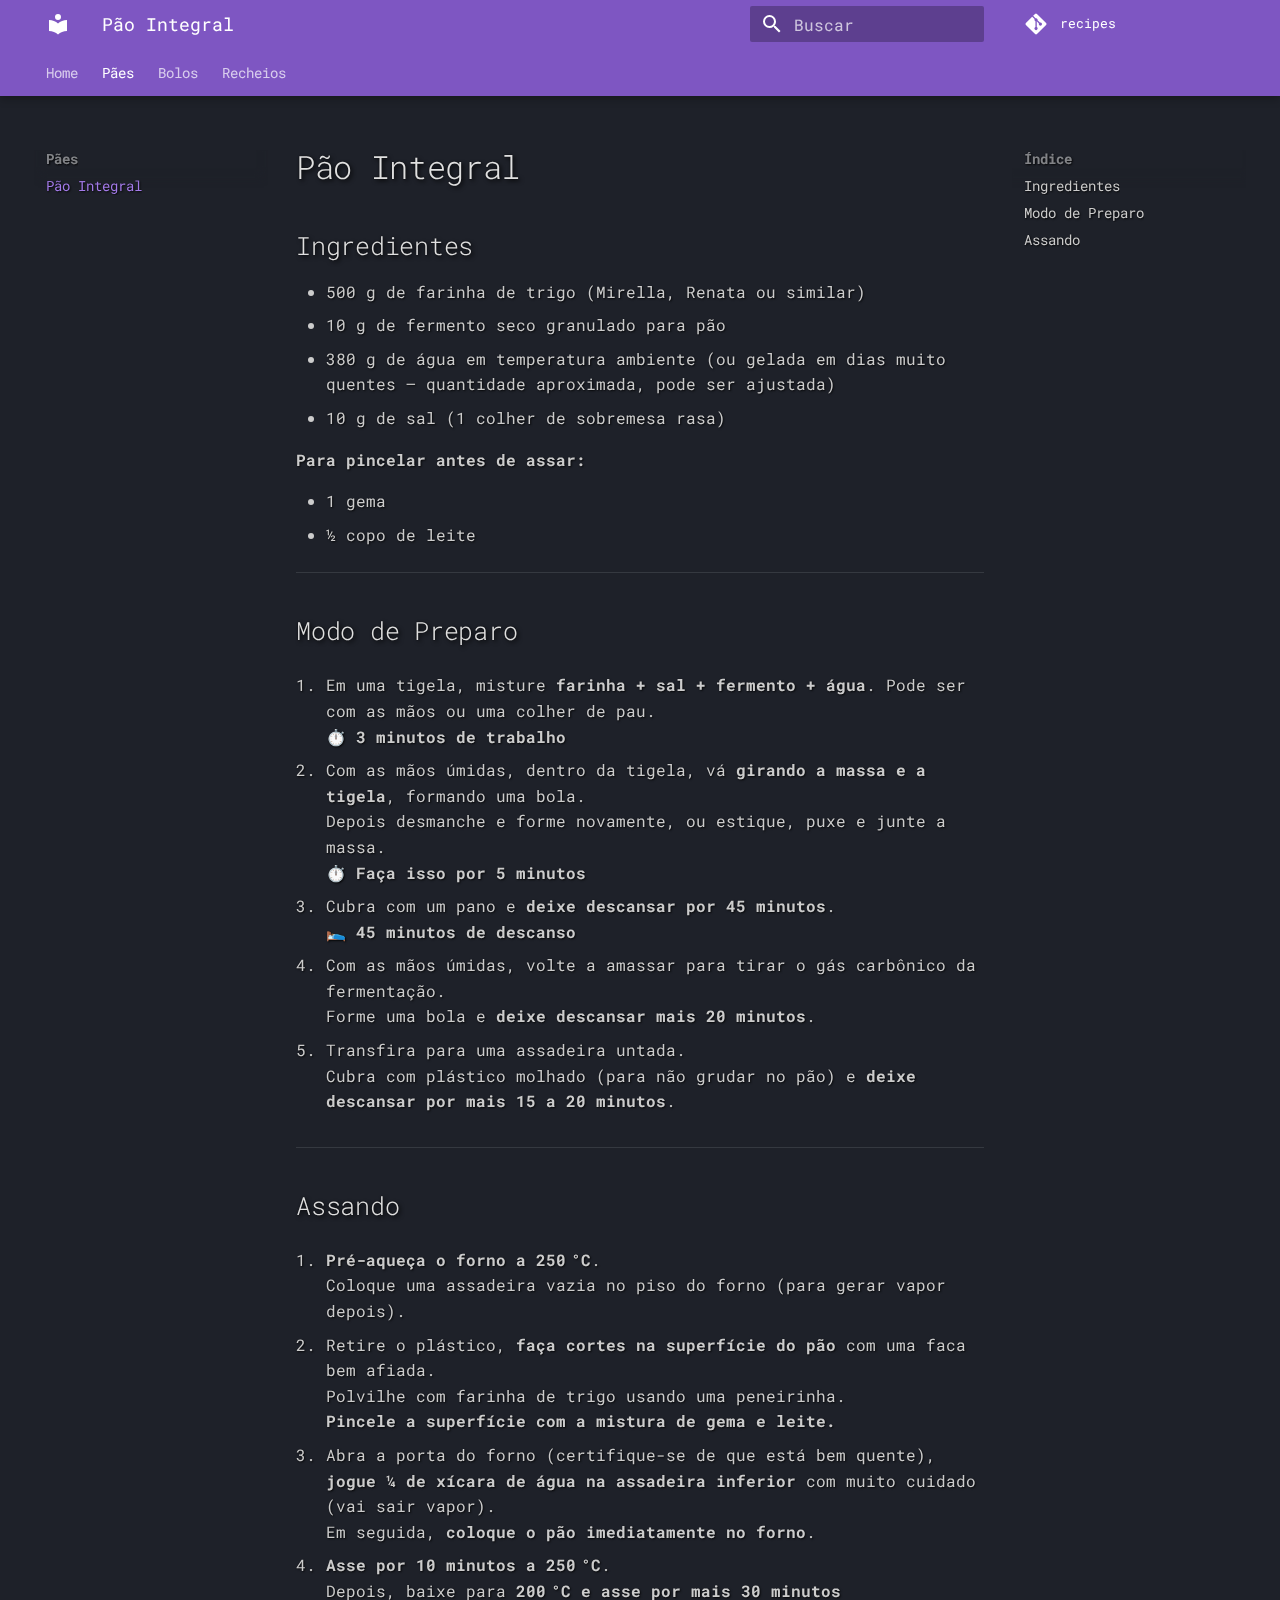
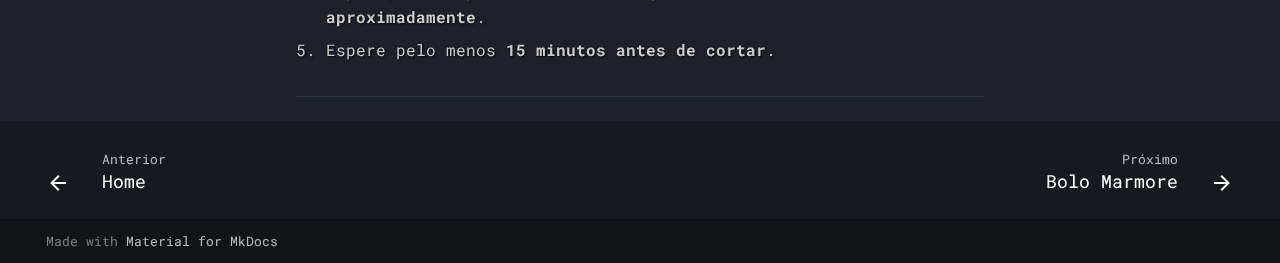
<file: Pães/pao_integral/index.html>
<!doctype html>
<html lang="pt" class="no-js">
  <head>
    
      <meta charset="utf-8">
      <meta name="viewport" content="width=device-width,initial-scale=1">
      
      
      
      
        <link rel="prev" href="../..">
      
      
        <link rel="next" href="../../Bolos/bolo_marmore/">
      
      
      <link rel="icon" href="../../assets/images/favicon.png">
      <meta name="generator" content="mkdocs-1.6.1, mkdocs-material-9.6.15">
    
    
      
        <title>Pão Integral - Recipes Book</title>
      
    
    
      <link rel="stylesheet" href="../../assets/stylesheets/main.342714a4.min.css">
      
        
        <link rel="stylesheet" href="../../assets/stylesheets/palette.06af60db.min.css">
      
      


    
    
      
    
    
      
        
        
        <link rel="preconnect" href="https://fonts.gstatic.com" crossorigin>
        <link rel="stylesheet" href="https://fonts.googleapis.com/css?family=Roboto+Mono:300,300i,400,400i,700,700i%7CRoboto+Mono:400,400i,700,700i&display=fallback">
        <style>:root{--md-text-font:"Roboto Mono";--md-code-font:"Roboto Mono"}</style>
      
    
    
      <link rel="stylesheet" href="../../css/custom-general.css">
    
      <link rel="stylesheet" href="../../css/night-sky.css">
    
      <link rel="stylesheet" href="../../css/shooting-stars.css">
    
    <script>__md_scope=new URL("../..",location),__md_hash=e=>[...e].reduce(((e,_)=>(e<<5)-e+_.charCodeAt(0)),0),__md_get=(e,_=localStorage,t=__md_scope)=>JSON.parse(_.getItem(t.pathname+"."+e)),__md_set=(e,_,t=localStorage,a=__md_scope)=>{try{t.setItem(a.pathname+"."+e,JSON.stringify(_))}catch(e){}}</script>
    
      

    
    
    
  </head>
  
  
    
    
      
    
    
    
    
    <body dir="ltr" data-md-color-scheme="slate" data-md-color-primary="deep-purple" data-md-color-accent="deep-orange">
  
    
    <input class="md-toggle" data-md-toggle="drawer" type="checkbox" id="__drawer" autocomplete="off">
    <input class="md-toggle" data-md-toggle="search" type="checkbox" id="__search" autocomplete="off">
    <label class="md-overlay" for="__drawer"></label>
    <div data-md-component="skip">
      
        
        <a href="#pao-integral" class="md-skip">
          Pular para conteúdo
        </a>
      
    </div>
    <div data-md-component="announce">
      
    </div>
    
    
      

  

<header class="md-header md-header--shadow md-header--lifted" data-md-component="header">
  <nav class="md-header__inner md-grid" aria-label="Cabeçalho">
    <a href="../.." title="Recipes Book" class="md-header__button md-logo" aria-label="Recipes Book" data-md-component="logo">
      
  
  <svg xmlns="http://www.w3.org/2000/svg" viewBox="0 0 24 24"><path d="M12 8a3 3 0 0 0 3-3 3 3 0 0 0-3-3 3 3 0 0 0-3 3 3 3 0 0 0 3 3m0 3.54C9.64 9.35 6.5 8 3 8v11c3.5 0 6.64 1.35 9 3.54 2.36-2.19 5.5-3.54 9-3.54V8c-3.5 0-6.64 1.35-9 3.54"/></svg>

    </a>
    <label class="md-header__button md-icon" for="__drawer">
      
      <svg xmlns="http://www.w3.org/2000/svg" viewBox="0 0 24 24"><path d="M3 6h18v2H3zm0 5h18v2H3zm0 5h18v2H3z"/></svg>
    </label>
    <div class="md-header__title" data-md-component="header-title">
      <div class="md-header__ellipsis">
        <div class="md-header__topic">
          <span class="md-ellipsis">
            Recipes Book
          </span>
        </div>
        <div class="md-header__topic" data-md-component="header-topic">
          <span class="md-ellipsis">
            
              Pão Integral
            
          </span>
        </div>
      </div>
    </div>
    
      
        <form class="md-header__option" data-md-component="palette">
  
    
    
    
    <input class="md-option" data-md-color-media="" data-md-color-scheme="slate" data-md-color-primary="deep-purple" data-md-color-accent="deep-orange"  aria-hidden="true"  type="radio" name="__palette" id="__palette_0">
    
  
</form>
      
    
    
      <script>var palette=__md_get("__palette");if(palette&&palette.color){if("(prefers-color-scheme)"===palette.color.media){var media=matchMedia("(prefers-color-scheme: light)"),input=document.querySelector(media.matches?"[data-md-color-media='(prefers-color-scheme: light)']":"[data-md-color-media='(prefers-color-scheme: dark)']");palette.color.media=input.getAttribute("data-md-color-media"),palette.color.scheme=input.getAttribute("data-md-color-scheme"),palette.color.primary=input.getAttribute("data-md-color-primary"),palette.color.accent=input.getAttribute("data-md-color-accent")}for(var[key,value]of Object.entries(palette.color))document.body.setAttribute("data-md-color-"+key,value)}</script>
    
    
    
      
      
        <label class="md-header__button md-icon" for="__search">
          
          <svg xmlns="http://www.w3.org/2000/svg" viewBox="0 0 24 24"><path d="M9.5 3A6.5 6.5 0 0 1 16 9.5c0 1.61-.59 3.09-1.56 4.23l.27.27h.79l5 5-1.5 1.5-5-5v-.79l-.27-.27A6.52 6.52 0 0 1 9.5 16 6.5 6.5 0 0 1 3 9.5 6.5 6.5 0 0 1 9.5 3m0 2C7 5 5 7 5 9.5S7 14 9.5 14 14 12 14 9.5 12 5 9.5 5"/></svg>
        </label>
        <div class="md-search" data-md-component="search" role="dialog">
  <label class="md-search__overlay" for="__search"></label>
  <div class="md-search__inner" role="search">
    <form class="md-search__form" name="search">
      <input type="text" class="md-search__input" name="query" aria-label="Buscar" placeholder="Buscar" autocapitalize="off" autocorrect="off" autocomplete="off" spellcheck="false" data-md-component="search-query" required>
      <label class="md-search__icon md-icon" for="__search">
        
        <svg xmlns="http://www.w3.org/2000/svg" viewBox="0 0 24 24"><path d="M9.5 3A6.5 6.5 0 0 1 16 9.5c0 1.61-.59 3.09-1.56 4.23l.27.27h.79l5 5-1.5 1.5-5-5v-.79l-.27-.27A6.52 6.52 0 0 1 9.5 16 6.5 6.5 0 0 1 3 9.5 6.5 6.5 0 0 1 9.5 3m0 2C7 5 5 7 5 9.5S7 14 9.5 14 14 12 14 9.5 12 5 9.5 5"/></svg>
        
        <svg xmlns="http://www.w3.org/2000/svg" viewBox="0 0 24 24"><path d="M20 11v2H8l5.5 5.5-1.42 1.42L4.16 12l7.92-7.92L13.5 5.5 8 11z"/></svg>
      </label>
      <nav class="md-search__options" aria-label="Pesquisar">
        
        <button type="reset" class="md-search__icon md-icon" title="Limpar" aria-label="Limpar" tabindex="-1">
          
          <svg xmlns="http://www.w3.org/2000/svg" viewBox="0 0 24 24"><path d="M19 6.41 17.59 5 12 10.59 6.41 5 5 6.41 10.59 12 5 17.59 6.41 19 12 13.41 17.59 19 19 17.59 13.41 12z"/></svg>
        </button>
      </nav>
      
        <div class="md-search__suggest" data-md-component="search-suggest"></div>
      
    </form>
    <div class="md-search__output">
      <div class="md-search__scrollwrap" tabindex="0" data-md-scrollfix>
        <div class="md-search-result" data-md-component="search-result">
          <div class="md-search-result__meta">
            Inicializando busca
          </div>
          <ol class="md-search-result__list" role="presentation"></ol>
        </div>
      </div>
    </div>
  </div>
</div>
      
    
    
      <div class="md-header__source">
        <a href="https://github.com/arthurrochamoreira/recipes" title="Ir para repositório" class="md-source" data-md-component="source">
  <div class="md-source__icon md-icon">
    
    <svg xmlns="http://www.w3.org/2000/svg" viewBox="0 0 448 512"><!--! Font Awesome Free 6.7.2 by @fontawesome - https://fontawesome.com License - https://fontawesome.com/license/free (Icons: CC BY 4.0, Fonts: SIL OFL 1.1, Code: MIT License) Copyright 2024 Fonticons, Inc.--><path d="M439.55 236.05 244 40.45a28.87 28.87 0 0 0-40.81 0l-40.66 40.63 51.52 51.52c27.06-9.14 52.68 16.77 43.39 43.68l49.66 49.66c34.23-11.8 61.18 31 35.47 56.69-26.49 26.49-70.21-2.87-56-37.34L240.22 199v121.85c25.3 12.54 22.26 41.85 9.08 55a34.34 34.34 0 0 1-48.55 0c-17.57-17.6-11.07-46.91 11.25-56v-123c-20.8-8.51-24.6-30.74-18.64-45L142.57 101 8.45 235.14a28.86 28.86 0 0 0 0 40.81l195.61 195.6a28.86 28.86 0 0 0 40.8 0l194.69-194.69a28.86 28.86 0 0 0 0-40.81"/></svg>
  </div>
  <div class="md-source__repository">
    recipes
  </div>
</a>
      </div>
    
  </nav>
  
    
      
<nav class="md-tabs" aria-label="Abas" data-md-component="tabs">
  <div class="md-grid">
    <ul class="md-tabs__list">
      
        
  
  
  
  
    <li class="md-tabs__item">
      <a href="../.." class="md-tabs__link">
        
  
  
    
  
  Home

      </a>
    </li>
  

      
        
  
  
  
    
  
  
    
    
      <li class="md-tabs__item md-tabs__item--active">
        <a href="./" class="md-tabs__link">
          
  
  
  Pães

        </a>
      </li>
    
  

      
        
  
  
  
  
    
    
      <li class="md-tabs__item">
        <a href="../../Bolos/bolo_marmore/" class="md-tabs__link">
          
  
  
  Bolos

        </a>
      </li>
    
  

      
        
  
  
  
  
    
    
      <li class="md-tabs__item">
        <a href="../../Recheios/creme_de_confeiteiro/" class="md-tabs__link">
          
  
  
  Recheios

        </a>
      </li>
    
  

      
    </ul>
  </div>
</nav>
    
  
</header>
    
    <div class="md-container" data-md-component="container">
      
      
        
      
      <main class="md-main" data-md-component="main">
        <div class="md-main__inner md-grid">
          
            
              
              <div class="md-sidebar md-sidebar--primary" data-md-component="sidebar" data-md-type="navigation" >
                <div class="md-sidebar__scrollwrap">
                  <div class="md-sidebar__inner">
                    


  


<nav class="md-nav md-nav--primary md-nav--lifted" aria-label="Navegação" data-md-level="0">
  <label class="md-nav__title" for="__drawer">
    <a href="../.." title="Recipes Book" class="md-nav__button md-logo" aria-label="Recipes Book" data-md-component="logo">
      
  
  <svg xmlns="http://www.w3.org/2000/svg" viewBox="0 0 24 24"><path d="M12 8a3 3 0 0 0 3-3 3 3 0 0 0-3-3 3 3 0 0 0-3 3 3 3 0 0 0 3 3m0 3.54C9.64 9.35 6.5 8 3 8v11c3.5 0 6.64 1.35 9 3.54 2.36-2.19 5.5-3.54 9-3.54V8c-3.5 0-6.64 1.35-9 3.54"/></svg>

    </a>
    Recipes Book
  </label>
  
    <div class="md-nav__source">
      <a href="https://github.com/arthurrochamoreira/recipes" title="Ir para repositório" class="md-source" data-md-component="source">
  <div class="md-source__icon md-icon">
    
    <svg xmlns="http://www.w3.org/2000/svg" viewBox="0 0 448 512"><!--! Font Awesome Free 6.7.2 by @fontawesome - https://fontawesome.com License - https://fontawesome.com/license/free (Icons: CC BY 4.0, Fonts: SIL OFL 1.1, Code: MIT License) Copyright 2024 Fonticons, Inc.--><path d="M439.55 236.05 244 40.45a28.87 28.87 0 0 0-40.81 0l-40.66 40.63 51.52 51.52c27.06-9.14 52.68 16.77 43.39 43.68l49.66 49.66c34.23-11.8 61.18 31 35.47 56.69-26.49 26.49-70.21-2.87-56-37.34L240.22 199v121.85c25.3 12.54 22.26 41.85 9.08 55a34.34 34.34 0 0 1-48.55 0c-17.57-17.6-11.07-46.91 11.25-56v-123c-20.8-8.51-24.6-30.74-18.64-45L142.57 101 8.45 235.14a28.86 28.86 0 0 0 0 40.81l195.61 195.6a28.86 28.86 0 0 0 40.8 0l194.69-194.69a28.86 28.86 0 0 0 0-40.81"/></svg>
  </div>
  <div class="md-source__repository">
    recipes
  </div>
</a>
    </div>
  
  <ul class="md-nav__list" data-md-scrollfix>
    
      
      
  
  
  
  
    <li class="md-nav__item">
      <a href="../.." class="md-nav__link">
        
  
  
  <span class="md-ellipsis">
    Home
    
  </span>
  

      </a>
    </li>
  

    
      
      
  
  
    
  
  
  
    
    
    
    
      
        
        
      
      
        
      
    
    
    <li class="md-nav__item md-nav__item--active md-nav__item--section md-nav__item--nested">
      
        
        
        <input class="md-nav__toggle md-toggle " type="checkbox" id="__nav_2" checked>
        
          
          <label class="md-nav__link" for="__nav_2" id="__nav_2_label" tabindex="">
            
  
  
  <span class="md-ellipsis">
    Pães
    
  </span>
  

            <span class="md-nav__icon md-icon"></span>
          </label>
        
        <nav class="md-nav" data-md-level="1" aria-labelledby="__nav_2_label" aria-expanded="true">
          <label class="md-nav__title" for="__nav_2">
            <span class="md-nav__icon md-icon"></span>
            Pães
          </label>
          <ul class="md-nav__list" data-md-scrollfix>
            
              
                
  
  
    
  
  
  
    <li class="md-nav__item md-nav__item--active">
      
      <input class="md-nav__toggle md-toggle" type="checkbox" id="__toc">
      
      
        
      
      
        <label class="md-nav__link md-nav__link--active" for="__toc">
          
  
  
  <span class="md-ellipsis">
    Pão Integral
    
  </span>
  

          <span class="md-nav__icon md-icon"></span>
        </label>
      
      <a href="./" class="md-nav__link md-nav__link--active">
        
  
  
  <span class="md-ellipsis">
    Pão Integral
    
  </span>
  

      </a>
      
        

<nav class="md-nav md-nav--secondary" aria-label="Índice">
  
  
  
    
  
  
    <label class="md-nav__title" for="__toc">
      <span class="md-nav__icon md-icon"></span>
      Índice
    </label>
    <ul class="md-nav__list" data-md-component="toc" data-md-scrollfix>
      
        <li class="md-nav__item">
  <a href="#ingredientes" class="md-nav__link">
    <span class="md-ellipsis">
      Ingredientes
    </span>
  </a>
  
</li>
      
        <li class="md-nav__item">
  <a href="#modo-de-preparo" class="md-nav__link">
    <span class="md-ellipsis">
      Modo de Preparo
    </span>
  </a>
  
</li>
      
        <li class="md-nav__item">
  <a href="#assando" class="md-nav__link">
    <span class="md-ellipsis">
      Assando
    </span>
  </a>
  
</li>
      
    </ul>
  
</nav>
      
    </li>
  

              
            
          </ul>
        </nav>
      
    </li>
  

    
      
      
  
  
  
  
    
    
    
    
      
      
        
      
    
    
    <li class="md-nav__item md-nav__item--nested">
      
        
        
        <input class="md-nav__toggle md-toggle " type="checkbox" id="__nav_3" >
        
          
          <label class="md-nav__link" for="__nav_3" id="__nav_3_label" tabindex="0">
            
  
  
  <span class="md-ellipsis">
    Bolos
    
  </span>
  

            <span class="md-nav__icon md-icon"></span>
          </label>
        
        <nav class="md-nav" data-md-level="1" aria-labelledby="__nav_3_label" aria-expanded="false">
          <label class="md-nav__title" for="__nav_3">
            <span class="md-nav__icon md-icon"></span>
            Bolos
          </label>
          <ul class="md-nav__list" data-md-scrollfix>
            
              
                
  
  
  
  
    <li class="md-nav__item">
      <a href="../../Bolos/bolo_marmore/" class="md-nav__link">
        
  
  
  <span class="md-ellipsis">
    Bolo Marmore
    
  </span>
  

      </a>
    </li>
  

              
            
              
                
  
  
  
  
    <li class="md-nav__item">
      <a href="../../Bolos/bolo_laranja/" class="md-nav__link">
        
  
  
  <span class="md-ellipsis">
    Bolo de Laranja
    
  </span>
  

      </a>
    </li>
  

              
            
          </ul>
        </nav>
      
    </li>
  

    
      
      
  
  
  
  
    
    
    
    
      
      
        
      
    
    
    <li class="md-nav__item md-nav__item--nested">
      
        
        
        <input class="md-nav__toggle md-toggle " type="checkbox" id="__nav_4" >
        
          
          <label class="md-nav__link" for="__nav_4" id="__nav_4_label" tabindex="0">
            
  
  
  <span class="md-ellipsis">
    Recheios
    
  </span>
  

            <span class="md-nav__icon md-icon"></span>
          </label>
        
        <nav class="md-nav" data-md-level="1" aria-labelledby="__nav_4_label" aria-expanded="false">
          <label class="md-nav__title" for="__nav_4">
            <span class="md-nav__icon md-icon"></span>
            Recheios
          </label>
          <ul class="md-nav__list" data-md-scrollfix>
            
              
                
  
  
  
  
    <li class="md-nav__item">
      <a href="../../Recheios/creme_de_confeiteiro/" class="md-nav__link">
        
  
  
  <span class="md-ellipsis">
    Creme de Confeiteiro
    
  </span>
  

      </a>
    </li>
  

              
            
          </ul>
        </nav>
      
    </li>
  

    
  </ul>
</nav>
                  </div>
                </div>
              </div>
            
            
              
              <div class="md-sidebar md-sidebar--secondary" data-md-component="sidebar" data-md-type="toc" >
                <div class="md-sidebar__scrollwrap">
                  <div class="md-sidebar__inner">
                    

<nav class="md-nav md-nav--secondary" aria-label="Índice">
  
  
  
    
  
  
    <label class="md-nav__title" for="__toc">
      <span class="md-nav__icon md-icon"></span>
      Índice
    </label>
    <ul class="md-nav__list" data-md-component="toc" data-md-scrollfix>
      
        <li class="md-nav__item">
  <a href="#ingredientes" class="md-nav__link">
    <span class="md-ellipsis">
      Ingredientes
    </span>
  </a>
  
</li>
      
        <li class="md-nav__item">
  <a href="#modo-de-preparo" class="md-nav__link">
    <span class="md-ellipsis">
      Modo de Preparo
    </span>
  </a>
  
</li>
      
        <li class="md-nav__item">
  <a href="#assando" class="md-nav__link">
    <span class="md-ellipsis">
      Assando
    </span>
  </a>
  
</li>
      
    </ul>
  
</nav>
                  </div>
                </div>
              </div>
            
          
          
            <div class="md-content" data-md-component="content">
              <article class="md-content__inner md-typeset">
                
                  


  
  


<h1 id="pao-integral">Pão Integral</h1>
<h2 id="ingredientes">Ingredientes</h2>
<ul>
<li>500 g de farinha de trigo (Mirella, Renata ou similar)</li>
<li>10 g de fermento seco granulado para pão</li>
<li>380 g de água em temperatura ambiente (ou gelada em dias muito quentes – quantidade aproximada, pode ser ajustada)</li>
<li>10 g de sal (1 colher de sobremesa rasa)</li>
</ul>
<p><strong>Para pincelar antes de assar:</strong></p>
<ul>
<li>1 gema</li>
<li>½ copo de leite</li>
</ul>
<hr />
<h2 id="modo-de-preparo">Modo de Preparo</h2>
<ol>
<li>
<p>Em uma tigela, misture <strong>farinha + sal + fermento + água</strong>. Pode ser com as mãos ou uma colher de pau.<br />
<strong>⏱️ 3 minutos de trabalho</strong></p>
</li>
<li>
<p>Com as mãos úmidas, dentro da tigela, vá <strong>girando a massa e a tigela</strong>, formando uma bola.<br />
   Depois desmanche e forme novamente, ou estique, puxe e junte a massa.<br />
<strong>⏱️ Faça isso por 5 minutos</strong></p>
</li>
<li>
<p>Cubra com um pano e <strong>deixe descansar por 45 minutos</strong>.<br />
<strong>🛌 45 minutos de descanso</strong></p>
</li>
<li>
<p>Com as mãos úmidas, volte a amassar para tirar o gás carbônico da fermentação.<br />
   Forme uma bola e <strong>deixe descansar mais 20 minutos</strong>.</p>
</li>
<li>
<p>Transfira para uma assadeira untada.<br />
   Cubra com plástico molhado (para não grudar no pão) e <strong>deixe descansar por mais 15 a 20 minutos</strong>.</p>
</li>
</ol>
<hr />
<h2 id="assando">Assando</h2>
<ol>
<li>
<p><strong>Pré-aqueça o forno a 250 °C</strong>.<br />
   Coloque uma assadeira vazia no piso do forno (para gerar vapor depois).</p>
</li>
<li>
<p>Retire o plástico, <strong>faça cortes na superfície do pão</strong> com uma faca bem afiada.<br />
   Polvilhe com farinha de trigo usando uma peneirinha.<br />
<strong>Pincele a superfície com a mistura de gema e leite.</strong></p>
</li>
<li>
<p>Abra a porta do forno (certifique-se de que está bem quente), <strong>jogue ¼ de xícara de água na assadeira inferior</strong> com muito cuidado (vai sair vapor).<br />
   Em seguida, <strong>coloque o pão imediatamente no forno</strong>.</p>
</li>
<li>
<p><strong>Asse por 10 minutos a 250 °C</strong>.<br />
   Depois, baixe para <strong>200 °C e asse por mais 30 minutos aproximadamente</strong>.</p>
</li>
<li>
<p>Espere pelo menos <strong>15 minutos antes de cortar</strong>.</p>
</li>
</ol>
<hr />












                
              </article>
            </div>
          
          
<script>var target=document.getElementById(location.hash.slice(1));target&&target.name&&(target.checked=target.name.startsWith("__tabbed_"))</script>
        </div>
        
          <button type="button" class="md-top md-icon" data-md-component="top" hidden>
  
  <svg xmlns="http://www.w3.org/2000/svg" viewBox="0 0 24 24"><path d="M13 20h-2V8l-5.5 5.5-1.42-1.42L12 4.16l7.92 7.92-1.42 1.42L13 8z"/></svg>
  Voltar para o topo
</button>
        
      </main>
      
        <footer class="md-footer">
  
    
      
      <nav class="md-footer__inner md-grid" aria-label="Rodapé" >
        
          
          <a href="../.." class="md-footer__link md-footer__link--prev" aria-label="Anterior: Home">
            <div class="md-footer__button md-icon">
              
              <svg xmlns="http://www.w3.org/2000/svg" viewBox="0 0 24 24"><path d="M20 11v2H8l5.5 5.5-1.42 1.42L4.16 12l7.92-7.92L13.5 5.5 8 11z"/></svg>
            </div>
            <div class="md-footer__title">
              <span class="md-footer__direction">
                Anterior
              </span>
              <div class="md-ellipsis">
                Home
              </div>
            </div>
          </a>
        
        
          
          <a href="../../Bolos/bolo_marmore/" class="md-footer__link md-footer__link--next" aria-label="Próximo: Bolo Marmore">
            <div class="md-footer__title">
              <span class="md-footer__direction">
                Próximo
              </span>
              <div class="md-ellipsis">
                Bolo Marmore
              </div>
            </div>
            <div class="md-footer__button md-icon">
              
              <svg xmlns="http://www.w3.org/2000/svg" viewBox="0 0 24 24"><path d="M4 11v2h12l-5.5 5.5 1.42 1.42L19.84 12l-7.92-7.92L10.5 5.5 16 11z"/></svg>
            </div>
          </a>
        
      </nav>
    
  
  <div class="md-footer-meta md-typeset">
    <div class="md-footer-meta__inner md-grid">
      <div class="md-copyright">
  
  
    Made with
    <a href="https://squidfunk.github.io/mkdocs-material/" target="_blank" rel="noopener">
      Material for MkDocs
    </a>
  
</div>
      
    </div>
  </div>
</footer>
      
    </div>
    <div class="md-dialog" data-md-component="dialog">
      <div class="md-dialog__inner md-typeset"></div>
    </div>
    
    
    
      
      <script id="__config" type="application/json">{"base": "../..", "features": ["navigation.instant", "navigation.tracking", "navigation.tabs", "navigation.tabs.sticky", "navigation.top", "navigation.footer", "navigation.sections", "navigation.index", "search.suggest", "search.highlight", "content.code.annotate", "content.code.copy", "header.autohide", "announce.dismiss"], "search": "../../assets/javascripts/workers/search.d50fe291.min.js", "tags": null, "translations": {"clipboard.copied": "Copiado para \u00e1rea de transfer\u00eancia", "clipboard.copy": "Copiar para \u00e1rea de transfer\u00eancia", "search.result.more.one": "mais 1 nesta p\u00e1gina", "search.result.more.other": "# mais nesta p\u00e1gina", "search.result.none": "Nenhum documento encontrado", "search.result.one": "1 documento encontrado", "search.result.other": "# documentos encontrados", "search.result.placeholder": "Digite para iniciar a busca", "search.result.term.missing": "Ausente", "select.version": "Selecione a vers\u00e3o"}, "version": null}</script>
    
    
      <script src="../../assets/javascripts/bundle.56ea9cef.min.js"></script>
      
        <script src="https://code.jquery.com/jquery-3.6.0.min.js"></script>
      
        <script src="../../js/interactive.js"></script>
      
        <script src="../../js/shooting-stars.js"></script>
      
        <script src="../../js/starfield.js"></script>
      
        <script src="../../js/night-sky.js"></script>
      
    
  </body>
</html>
</file>
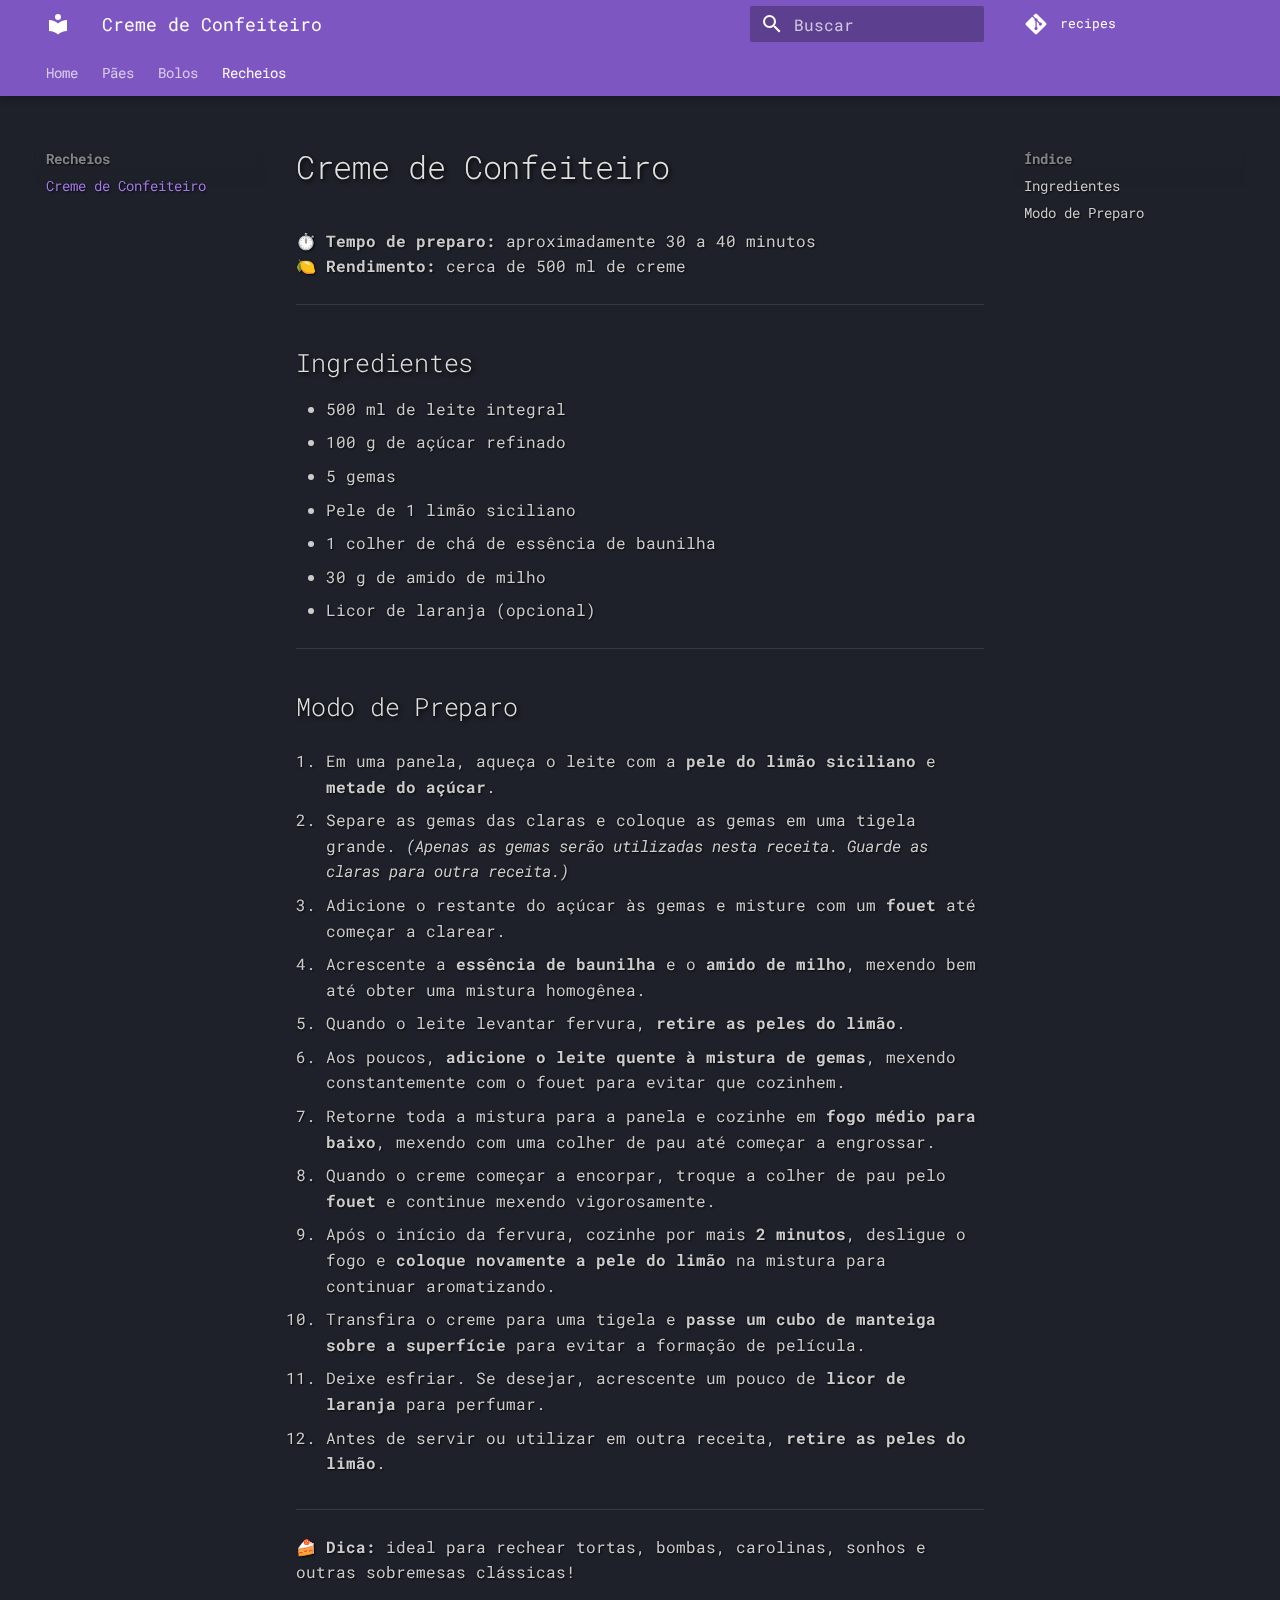
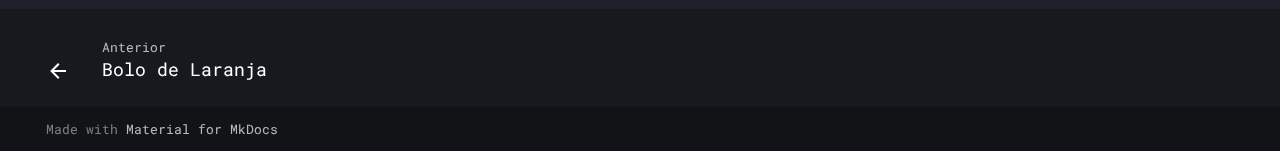
<file: Recheios/creme_de_confeiteiro/index.html>
<!doctype html>
<html lang="pt" class="no-js">
  <head>
    
      <meta charset="utf-8">
      <meta name="viewport" content="width=device-width,initial-scale=1">
      
      
      
      
        <link rel="prev" href="../../Bolos/bolo_laranja/">
      
      
      
      <link rel="icon" href="../../assets/images/favicon.png">
      <meta name="generator" content="mkdocs-1.6.1, mkdocs-material-9.6.15">
    
    
      
        <title>Creme de Confeiteiro - Recipes Book</title>
      
    
    
      <link rel="stylesheet" href="../../assets/stylesheets/main.342714a4.min.css">
      
        
        <link rel="stylesheet" href="../../assets/stylesheets/palette.06af60db.min.css">
      
      


    
    
      
    
    
      
        
        
        <link rel="preconnect" href="https://fonts.gstatic.com" crossorigin>
        <link rel="stylesheet" href="https://fonts.googleapis.com/css?family=Roboto+Mono:300,300i,400,400i,700,700i%7CRoboto+Mono:400,400i,700,700i&display=fallback">
        <style>:root{--md-text-font:"Roboto Mono";--md-code-font:"Roboto Mono"}</style>
      
    
    
      <link rel="stylesheet" href="../../css/custom-general.css">
    
      <link rel="stylesheet" href="../../css/night-sky.css">
    
      <link rel="stylesheet" href="../../css/shooting-stars.css">
    
    <script>__md_scope=new URL("../..",location),__md_hash=e=>[...e].reduce(((e,_)=>(e<<5)-e+_.charCodeAt(0)),0),__md_get=(e,_=localStorage,t=__md_scope)=>JSON.parse(_.getItem(t.pathname+"."+e)),__md_set=(e,_,t=localStorage,a=__md_scope)=>{try{t.setItem(a.pathname+"."+e,JSON.stringify(_))}catch(e){}}</script>
    
      

    
    
    
  </head>
  
  
    
    
      
    
    
    
    
    <body dir="ltr" data-md-color-scheme="slate" data-md-color-primary="deep-purple" data-md-color-accent="deep-orange">
  
    
    <input class="md-toggle" data-md-toggle="drawer" type="checkbox" id="__drawer" autocomplete="off">
    <input class="md-toggle" data-md-toggle="search" type="checkbox" id="__search" autocomplete="off">
    <label class="md-overlay" for="__drawer"></label>
    <div data-md-component="skip">
      
        
        <a href="#creme-de-confeiteiro" class="md-skip">
          Pular para conteúdo
        </a>
      
    </div>
    <div data-md-component="announce">
      
    </div>
    
    
      

  

<header class="md-header md-header--shadow md-header--lifted" data-md-component="header">
  <nav class="md-header__inner md-grid" aria-label="Cabeçalho">
    <a href="../.." title="Recipes Book" class="md-header__button md-logo" aria-label="Recipes Book" data-md-component="logo">
      
  
  <svg xmlns="http://www.w3.org/2000/svg" viewBox="0 0 24 24"><path d="M12 8a3 3 0 0 0 3-3 3 3 0 0 0-3-3 3 3 0 0 0-3 3 3 3 0 0 0 3 3m0 3.54C9.64 9.35 6.5 8 3 8v11c3.5 0 6.64 1.35 9 3.54 2.36-2.19 5.5-3.54 9-3.54V8c-3.5 0-6.64 1.35-9 3.54"/></svg>

    </a>
    <label class="md-header__button md-icon" for="__drawer">
      
      <svg xmlns="http://www.w3.org/2000/svg" viewBox="0 0 24 24"><path d="M3 6h18v2H3zm0 5h18v2H3zm0 5h18v2H3z"/></svg>
    </label>
    <div class="md-header__title" data-md-component="header-title">
      <div class="md-header__ellipsis">
        <div class="md-header__topic">
          <span class="md-ellipsis">
            Recipes Book
          </span>
        </div>
        <div class="md-header__topic" data-md-component="header-topic">
          <span class="md-ellipsis">
            
              Creme de Confeiteiro
            
          </span>
        </div>
      </div>
    </div>
    
      
        <form class="md-header__option" data-md-component="palette">
  
    
    
    
    <input class="md-option" data-md-color-media="" data-md-color-scheme="slate" data-md-color-primary="deep-purple" data-md-color-accent="deep-orange"  aria-hidden="true"  type="radio" name="__palette" id="__palette_0">
    
  
</form>
      
    
    
      <script>var palette=__md_get("__palette");if(palette&&palette.color){if("(prefers-color-scheme)"===palette.color.media){var media=matchMedia("(prefers-color-scheme: light)"),input=document.querySelector(media.matches?"[data-md-color-media='(prefers-color-scheme: light)']":"[data-md-color-media='(prefers-color-scheme: dark)']");palette.color.media=input.getAttribute("data-md-color-media"),palette.color.scheme=input.getAttribute("data-md-color-scheme"),palette.color.primary=input.getAttribute("data-md-color-primary"),palette.color.accent=input.getAttribute("data-md-color-accent")}for(var[key,value]of Object.entries(palette.color))document.body.setAttribute("data-md-color-"+key,value)}</script>
    
    
    
      
      
        <label class="md-header__button md-icon" for="__search">
          
          <svg xmlns="http://www.w3.org/2000/svg" viewBox="0 0 24 24"><path d="M9.5 3A6.5 6.5 0 0 1 16 9.5c0 1.61-.59 3.09-1.56 4.23l.27.27h.79l5 5-1.5 1.5-5-5v-.79l-.27-.27A6.52 6.52 0 0 1 9.5 16 6.5 6.5 0 0 1 3 9.5 6.5 6.5 0 0 1 9.5 3m0 2C7 5 5 7 5 9.5S7 14 9.5 14 14 12 14 9.5 12 5 9.5 5"/></svg>
        </label>
        <div class="md-search" data-md-component="search" role="dialog">
  <label class="md-search__overlay" for="__search"></label>
  <div class="md-search__inner" role="search">
    <form class="md-search__form" name="search">
      <input type="text" class="md-search__input" name="query" aria-label="Buscar" placeholder="Buscar" autocapitalize="off" autocorrect="off" autocomplete="off" spellcheck="false" data-md-component="search-query" required>
      <label class="md-search__icon md-icon" for="__search">
        
        <svg xmlns="http://www.w3.org/2000/svg" viewBox="0 0 24 24"><path d="M9.5 3A6.5 6.5 0 0 1 16 9.5c0 1.61-.59 3.09-1.56 4.23l.27.27h.79l5 5-1.5 1.5-5-5v-.79l-.27-.27A6.52 6.52 0 0 1 9.5 16 6.5 6.5 0 0 1 3 9.5 6.5 6.5 0 0 1 9.5 3m0 2C7 5 5 7 5 9.5S7 14 9.5 14 14 12 14 9.5 12 5 9.5 5"/></svg>
        
        <svg xmlns="http://www.w3.org/2000/svg" viewBox="0 0 24 24"><path d="M20 11v2H8l5.5 5.5-1.42 1.42L4.16 12l7.92-7.92L13.5 5.5 8 11z"/></svg>
      </label>
      <nav class="md-search__options" aria-label="Pesquisar">
        
        <button type="reset" class="md-search__icon md-icon" title="Limpar" aria-label="Limpar" tabindex="-1">
          
          <svg xmlns="http://www.w3.org/2000/svg" viewBox="0 0 24 24"><path d="M19 6.41 17.59 5 12 10.59 6.41 5 5 6.41 10.59 12 5 17.59 6.41 19 12 13.41 17.59 19 19 17.59 13.41 12z"/></svg>
        </button>
      </nav>
      
        <div class="md-search__suggest" data-md-component="search-suggest"></div>
      
    </form>
    <div class="md-search__output">
      <div class="md-search__scrollwrap" tabindex="0" data-md-scrollfix>
        <div class="md-search-result" data-md-component="search-result">
          <div class="md-search-result__meta">
            Inicializando busca
          </div>
          <ol class="md-search-result__list" role="presentation"></ol>
        </div>
      </div>
    </div>
  </div>
</div>
      
    
    
      <div class="md-header__source">
        <a href="https://github.com/arthurrochamoreira/recipes" title="Ir para repositório" class="md-source" data-md-component="source">
  <div class="md-source__icon md-icon">
    
    <svg xmlns="http://www.w3.org/2000/svg" viewBox="0 0 448 512"><!--! Font Awesome Free 6.7.2 by @fontawesome - https://fontawesome.com License - https://fontawesome.com/license/free (Icons: CC BY 4.0, Fonts: SIL OFL 1.1, Code: MIT License) Copyright 2024 Fonticons, Inc.--><path d="M439.55 236.05 244 40.45a28.87 28.87 0 0 0-40.81 0l-40.66 40.63 51.52 51.52c27.06-9.14 52.68 16.77 43.39 43.68l49.66 49.66c34.23-11.8 61.18 31 35.47 56.69-26.49 26.49-70.21-2.87-56-37.34L240.22 199v121.85c25.3 12.54 22.26 41.85 9.08 55a34.34 34.34 0 0 1-48.55 0c-17.57-17.6-11.07-46.91 11.25-56v-123c-20.8-8.51-24.6-30.74-18.64-45L142.57 101 8.45 235.14a28.86 28.86 0 0 0 0 40.81l195.61 195.6a28.86 28.86 0 0 0 40.8 0l194.69-194.69a28.86 28.86 0 0 0 0-40.81"/></svg>
  </div>
  <div class="md-source__repository">
    recipes
  </div>
</a>
      </div>
    
  </nav>
  
    
      
<nav class="md-tabs" aria-label="Abas" data-md-component="tabs">
  <div class="md-grid">
    <ul class="md-tabs__list">
      
        
  
  
  
  
    <li class="md-tabs__item">
      <a href="../.." class="md-tabs__link">
        
  
  
    
  
  Home

      </a>
    </li>
  

      
        
  
  
  
  
    
    
      <li class="md-tabs__item">
        <a href="../../P%C3%A3es/pao_integral/" class="md-tabs__link">
          
  
  
  Pães

        </a>
      </li>
    
  

      
        
  
  
  
  
    
    
      <li class="md-tabs__item">
        <a href="../../Bolos/bolo_marmore/" class="md-tabs__link">
          
  
  
  Bolos

        </a>
      </li>
    
  

      
        
  
  
  
    
  
  
    
    
      <li class="md-tabs__item md-tabs__item--active">
        <a href="./" class="md-tabs__link">
          
  
  
  Recheios

        </a>
      </li>
    
  

      
    </ul>
  </div>
</nav>
    
  
</header>
    
    <div class="md-container" data-md-component="container">
      
      
        
      
      <main class="md-main" data-md-component="main">
        <div class="md-main__inner md-grid">
          
            
              
              <div class="md-sidebar md-sidebar--primary" data-md-component="sidebar" data-md-type="navigation" >
                <div class="md-sidebar__scrollwrap">
                  <div class="md-sidebar__inner">
                    


  


<nav class="md-nav md-nav--primary md-nav--lifted" aria-label="Navegação" data-md-level="0">
  <label class="md-nav__title" for="__drawer">
    <a href="../.." title="Recipes Book" class="md-nav__button md-logo" aria-label="Recipes Book" data-md-component="logo">
      
  
  <svg xmlns="http://www.w3.org/2000/svg" viewBox="0 0 24 24"><path d="M12 8a3 3 0 0 0 3-3 3 3 0 0 0-3-3 3 3 0 0 0-3 3 3 3 0 0 0 3 3m0 3.54C9.64 9.35 6.5 8 3 8v11c3.5 0 6.64 1.35 9 3.54 2.36-2.19 5.5-3.54 9-3.54V8c-3.5 0-6.64 1.35-9 3.54"/></svg>

    </a>
    Recipes Book
  </label>
  
    <div class="md-nav__source">
      <a href="https://github.com/arthurrochamoreira/recipes" title="Ir para repositório" class="md-source" data-md-component="source">
  <div class="md-source__icon md-icon">
    
    <svg xmlns="http://www.w3.org/2000/svg" viewBox="0 0 448 512"><!--! Font Awesome Free 6.7.2 by @fontawesome - https://fontawesome.com License - https://fontawesome.com/license/free (Icons: CC BY 4.0, Fonts: SIL OFL 1.1, Code: MIT License) Copyright 2024 Fonticons, Inc.--><path d="M439.55 236.05 244 40.45a28.87 28.87 0 0 0-40.81 0l-40.66 40.63 51.52 51.52c27.06-9.14 52.68 16.77 43.39 43.68l49.66 49.66c34.23-11.8 61.18 31 35.47 56.69-26.49 26.49-70.21-2.87-56-37.34L240.22 199v121.85c25.3 12.54 22.26 41.85 9.08 55a34.34 34.34 0 0 1-48.55 0c-17.57-17.6-11.07-46.91 11.25-56v-123c-20.8-8.51-24.6-30.74-18.64-45L142.57 101 8.45 235.14a28.86 28.86 0 0 0 0 40.81l195.61 195.6a28.86 28.86 0 0 0 40.8 0l194.69-194.69a28.86 28.86 0 0 0 0-40.81"/></svg>
  </div>
  <div class="md-source__repository">
    recipes
  </div>
</a>
    </div>
  
  <ul class="md-nav__list" data-md-scrollfix>
    
      
      
  
  
  
  
    <li class="md-nav__item">
      <a href="../.." class="md-nav__link">
        
  
  
  <span class="md-ellipsis">
    Home
    
  </span>
  

      </a>
    </li>
  

    
      
      
  
  
  
  
    
    
    
    
      
      
        
      
    
    
    <li class="md-nav__item md-nav__item--nested">
      
        
        
        <input class="md-nav__toggle md-toggle " type="checkbox" id="__nav_2" >
        
          
          <label class="md-nav__link" for="__nav_2" id="__nav_2_label" tabindex="0">
            
  
  
  <span class="md-ellipsis">
    Pães
    
  </span>
  

            <span class="md-nav__icon md-icon"></span>
          </label>
        
        <nav class="md-nav" data-md-level="1" aria-labelledby="__nav_2_label" aria-expanded="false">
          <label class="md-nav__title" for="__nav_2">
            <span class="md-nav__icon md-icon"></span>
            Pães
          </label>
          <ul class="md-nav__list" data-md-scrollfix>
            
              
                
  
  
  
  
    <li class="md-nav__item">
      <a href="../../P%C3%A3es/pao_integral/" class="md-nav__link">
        
  
  
  <span class="md-ellipsis">
    Pão Integral
    
  </span>
  

      </a>
    </li>
  

              
            
          </ul>
        </nav>
      
    </li>
  

    
      
      
  
  
  
  
    
    
    
    
      
      
        
      
    
    
    <li class="md-nav__item md-nav__item--nested">
      
        
        
        <input class="md-nav__toggle md-toggle " type="checkbox" id="__nav_3" >
        
          
          <label class="md-nav__link" for="__nav_3" id="__nav_3_label" tabindex="0">
            
  
  
  <span class="md-ellipsis">
    Bolos
    
  </span>
  

            <span class="md-nav__icon md-icon"></span>
          </label>
        
        <nav class="md-nav" data-md-level="1" aria-labelledby="__nav_3_label" aria-expanded="false">
          <label class="md-nav__title" for="__nav_3">
            <span class="md-nav__icon md-icon"></span>
            Bolos
          </label>
          <ul class="md-nav__list" data-md-scrollfix>
            
              
                
  
  
  
  
    <li class="md-nav__item">
      <a href="../../Bolos/bolo_marmore/" class="md-nav__link">
        
  
  
  <span class="md-ellipsis">
    Bolo Marmore
    
  </span>
  

      </a>
    </li>
  

              
            
              
                
  
  
  
  
    <li class="md-nav__item">
      <a href="../../Bolos/bolo_laranja/" class="md-nav__link">
        
  
  
  <span class="md-ellipsis">
    Bolo de Laranja
    
  </span>
  

      </a>
    </li>
  

              
            
          </ul>
        </nav>
      
    </li>
  

    
      
      
  
  
    
  
  
  
    
    
    
    
      
        
        
      
      
        
      
    
    
    <li class="md-nav__item md-nav__item--active md-nav__item--section md-nav__item--nested">
      
        
        
        <input class="md-nav__toggle md-toggle " type="checkbox" id="__nav_4" checked>
        
          
          <label class="md-nav__link" for="__nav_4" id="__nav_4_label" tabindex="">
            
  
  
  <span class="md-ellipsis">
    Recheios
    
  </span>
  

            <span class="md-nav__icon md-icon"></span>
          </label>
        
        <nav class="md-nav" data-md-level="1" aria-labelledby="__nav_4_label" aria-expanded="true">
          <label class="md-nav__title" for="__nav_4">
            <span class="md-nav__icon md-icon"></span>
            Recheios
          </label>
          <ul class="md-nav__list" data-md-scrollfix>
            
              
                
  
  
    
  
  
  
    <li class="md-nav__item md-nav__item--active">
      
      <input class="md-nav__toggle md-toggle" type="checkbox" id="__toc">
      
      
        
      
      
        <label class="md-nav__link md-nav__link--active" for="__toc">
          
  
  
  <span class="md-ellipsis">
    Creme de Confeiteiro
    
  </span>
  

          <span class="md-nav__icon md-icon"></span>
        </label>
      
      <a href="./" class="md-nav__link md-nav__link--active">
        
  
  
  <span class="md-ellipsis">
    Creme de Confeiteiro
    
  </span>
  

      </a>
      
        

<nav class="md-nav md-nav--secondary" aria-label="Índice">
  
  
  
    
  
  
    <label class="md-nav__title" for="__toc">
      <span class="md-nav__icon md-icon"></span>
      Índice
    </label>
    <ul class="md-nav__list" data-md-component="toc" data-md-scrollfix>
      
        <li class="md-nav__item">
  <a href="#ingredientes" class="md-nav__link">
    <span class="md-ellipsis">
      Ingredientes
    </span>
  </a>
  
</li>
      
        <li class="md-nav__item">
  <a href="#modo-de-preparo" class="md-nav__link">
    <span class="md-ellipsis">
      Modo de Preparo
    </span>
  </a>
  
</li>
      
    </ul>
  
</nav>
      
    </li>
  

              
            
          </ul>
        </nav>
      
    </li>
  

    
  </ul>
</nav>
                  </div>
                </div>
              </div>
            
            
              
              <div class="md-sidebar md-sidebar--secondary" data-md-component="sidebar" data-md-type="toc" >
                <div class="md-sidebar__scrollwrap">
                  <div class="md-sidebar__inner">
                    

<nav class="md-nav md-nav--secondary" aria-label="Índice">
  
  
  
    
  
  
    <label class="md-nav__title" for="__toc">
      <span class="md-nav__icon md-icon"></span>
      Índice
    </label>
    <ul class="md-nav__list" data-md-component="toc" data-md-scrollfix>
      
        <li class="md-nav__item">
  <a href="#ingredientes" class="md-nav__link">
    <span class="md-ellipsis">
      Ingredientes
    </span>
  </a>
  
</li>
      
        <li class="md-nav__item">
  <a href="#modo-de-preparo" class="md-nav__link">
    <span class="md-ellipsis">
      Modo de Preparo
    </span>
  </a>
  
</li>
      
    </ul>
  
</nav>
                  </div>
                </div>
              </div>
            
          
          
            <div class="md-content" data-md-component="content">
              <article class="md-content__inner md-typeset">
                
                  


  
  


<h1 id="creme-de-confeiteiro">Creme de Confeiteiro</h1>
<p>⏱️ <strong>Tempo de preparo:</strong> aproximadamente 30 a 40 minutos<br />
🍋 <strong>Rendimento:</strong> cerca de 500 ml de creme</p>
<hr />
<h2 id="ingredientes">Ingredientes</h2>
<ul>
<li>500 ml de leite integral</li>
<li>100 g de açúcar refinado</li>
<li>5 gemas</li>
<li>Pele de 1 limão siciliano</li>
<li>1 colher de chá de essência de baunilha</li>
<li>30 g de amido de milho</li>
<li>Licor de laranja (opcional)</li>
</ul>
<hr />
<h2 id="modo-de-preparo">Modo de Preparo</h2>
<ol>
<li>
<p>Em uma panela, aqueça o leite com a <strong>pele do limão siciliano</strong> e <strong>metade do açúcar</strong>.</p>
</li>
<li>
<p>Separe as gemas das claras e coloque as gemas em uma tigela grande. <em>(Apenas as gemas serão utilizadas nesta receita. Guarde as claras para outra receita.)</em></p>
</li>
<li>
<p>Adicione o restante do açúcar às gemas e misture com um <strong>fouet</strong> até começar a clarear.</p>
</li>
<li>
<p>Acrescente a <strong>essência de baunilha</strong> e o <strong>amido de milho</strong>, mexendo bem até obter uma mistura homogênea.</p>
</li>
<li>
<p>Quando o leite levantar fervura, <strong>retire as peles do limão</strong>.</p>
</li>
<li>
<p>Aos poucos, <strong>adicione o leite quente à mistura de gemas</strong>, mexendo constantemente com o fouet para evitar que cozinhem.</p>
</li>
<li>
<p>Retorne toda a mistura para a panela e cozinhe em <strong>fogo médio para baixo</strong>, mexendo com uma colher de pau até começar a engrossar.</p>
</li>
<li>
<p>Quando o creme começar a encorpar, troque a colher de pau pelo <strong>fouet</strong> e continue mexendo vigorosamente.</p>
</li>
<li>
<p>Após o início da fervura, cozinhe por mais <strong>2 minutos</strong>, desligue o fogo e <strong>coloque novamente a pele do limão</strong> na mistura para continuar aromatizando.</p>
</li>
<li>
<p>Transfira o creme para uma tigela e <strong>passe um cubo de manteiga sobre a superfície</strong> para evitar a formação de película.</p>
</li>
<li>
<p>Deixe esfriar. Se desejar, acrescente um pouco de <strong>licor de laranja</strong> para perfumar.</p>
</li>
<li>
<p>Antes de servir ou utilizar em outra receita, <strong>retire as peles do limão</strong>.</p>
</li>
</ol>
<hr />
<p>🍰 <strong>Dica:</strong> ideal para rechear tortas, bombas, carolinas, sonhos e outras sobremesas clássicas!</p>












                
              </article>
            </div>
          
          
<script>var target=document.getElementById(location.hash.slice(1));target&&target.name&&(target.checked=target.name.startsWith("__tabbed_"))</script>
        </div>
        
          <button type="button" class="md-top md-icon" data-md-component="top" hidden>
  
  <svg xmlns="http://www.w3.org/2000/svg" viewBox="0 0 24 24"><path d="M13 20h-2V8l-5.5 5.5-1.42-1.42L12 4.16l7.92 7.92-1.42 1.42L13 8z"/></svg>
  Voltar para o topo
</button>
        
      </main>
      
        <footer class="md-footer">
  
    
      
      <nav class="md-footer__inner md-grid" aria-label="Rodapé" >
        
          
          <a href="../../Bolos/bolo_laranja/" class="md-footer__link md-footer__link--prev" aria-label="Anterior: Bolo de Laranja">
            <div class="md-footer__button md-icon">
              
              <svg xmlns="http://www.w3.org/2000/svg" viewBox="0 0 24 24"><path d="M20 11v2H8l5.5 5.5-1.42 1.42L4.16 12l7.92-7.92L13.5 5.5 8 11z"/></svg>
            </div>
            <div class="md-footer__title">
              <span class="md-footer__direction">
                Anterior
              </span>
              <div class="md-ellipsis">
                Bolo de Laranja
              </div>
            </div>
          </a>
        
        
      </nav>
    
  
  <div class="md-footer-meta md-typeset">
    <div class="md-footer-meta__inner md-grid">
      <div class="md-copyright">
  
  
    Made with
    <a href="https://squidfunk.github.io/mkdocs-material/" target="_blank" rel="noopener">
      Material for MkDocs
    </a>
  
</div>
      
    </div>
  </div>
</footer>
      
    </div>
    <div class="md-dialog" data-md-component="dialog">
      <div class="md-dialog__inner md-typeset"></div>
    </div>
    
    
    
      
      <script id="__config" type="application/json">{"base": "../..", "features": ["navigation.instant", "navigation.tracking", "navigation.tabs", "navigation.tabs.sticky", "navigation.top", "navigation.footer", "navigation.sections", "navigation.index", "search.suggest", "search.highlight", "content.code.annotate", "content.code.copy", "header.autohide", "announce.dismiss"], "search": "../../assets/javascripts/workers/search.d50fe291.min.js", "tags": null, "translations": {"clipboard.copied": "Copiado para \u00e1rea de transfer\u00eancia", "clipboard.copy": "Copiar para \u00e1rea de transfer\u00eancia", "search.result.more.one": "mais 1 nesta p\u00e1gina", "search.result.more.other": "# mais nesta p\u00e1gina", "search.result.none": "Nenhum documento encontrado", "search.result.one": "1 documento encontrado", "search.result.other": "# documentos encontrados", "search.result.placeholder": "Digite para iniciar a busca", "search.result.term.missing": "Ausente", "select.version": "Selecione a vers\u00e3o"}, "version": null}</script>
    
    
      <script src="../../assets/javascripts/bundle.56ea9cef.min.js"></script>
      
        <script src="https://code.jquery.com/jquery-3.6.0.min.js"></script>
      
        <script src="../../js/interactive.js"></script>
      
        <script src="../../js/shooting-stars.js"></script>
      
        <script src="../../js/starfield.js"></script>
      
        <script src="../../js/night-sky.js"></script>
      
    
  </body>
</html>
</file>
<file: css/custom-general.css>
.md-main__inner {
  min-width: 95vw;
  position: relative;
}

[data-md-color-scheme="slate"] {
  --md-typeset-color: #cccccc;
  --md-typeset-muted-color: #aaaaaa;
  --heading-color: #e0e0e0;
  --text-color: #cccccc;
}

[data-md-color-scheme="slate"] h1,
[data-md-color-scheme="slate"] h2,
[data-md-color-scheme="slate"] h3,
[data-md-color-scheme="slate"] h4,
[data-md-color-scheme="slate"] h5,
[data-md-color-scheme="slate"] h6 {
  color: var(--heading-color);
}

[data-md-color-scheme="slate"] p {
  color: var(--text-color);
}

/* Sombra dupla aprimorada — reforça contraste sem branco puro */
.md-main__inner,
.md-content {
  text-shadow: 1px 1px 2px rgba(0, 0, 0, 0.8), 0 0 1px rgba(0, 0, 0, 0.6);
}

.md-content h1,
.md-content h2,
.md-content h3,
.md-content h4,
.md-content h5,
.md-content h6 {
  text-shadow: 2px 2px 4px rgba(0, 0, 0, 0.85), 0 0 2px rgba(0, 0, 0, 0.7);
}
</file>
<file: css/night-sky.css>
/*
  =====================================================================
  Variáveis globais que controlam o comportamento do céu noturno.
  Ajuste os valores abaixo para modificar opacidade, velocidade de
  animações e angulação da faixa de estrelas cruzadas.
  =====================================================================
*/
:root {
  --night-sky-background-opacity: 80%;
  --shooting-time: 4000ms; /* duração das animações de estrelas cadentes */
  --cross-rotation: 0deg; /* ângulo da faixa de estrelas cruzadas */
  /* tamanhos base das estrelas em pixels para fácil ajuste */
  --star-size-min: 0.5px;
  --star-size-small: 1px;
  --star-size-medium: 1.5px;
  --star-size-large: 2px;
}

* {
  box-sizing: border-box;
}

.md-content .sky {
  /*
    Contêiner principal do céu.
    Posicionado fixo para cobrir toda a tela e ficar atrás do conteúdo.
  */
  position: fixed;
  overflow: hidden;
  width: 100vw;
  height: 100vh;
  top: 0;
  left: 0;
  pointer-events: none;
  z-index: -1;
  opacity: var(--night-sky-background-opacity);
  background: linear-gradient(
    to bottom,
    #060010 0%,
    #060010 2%,
    #070011 4%,
    #070012 6%,
    #080013 8%,
    #080014 10%,
    #090015 12%,
    #090016 14%,
    #0a0117 16%,
    #0a0118 18%,
    #0a0119 20%,
    #0b011a 22%,
    #0b011b 24%,
    #0b011c 26%,
    #0c011d 28%,
    #0c011e 30%,
    #0c011f 32%,
    #0d0120 34%,
    #0d0121 36%,
    #0d0122 38%,
    #0e0123 40%,
    #0e0124 42%,
    #0e0125 44%,
    #0f0126 46%,
    #0f0127 48%,
    #100128 50%,
    #100129 52%,
    #10012a 54%,
    #11012b 56%,
    #11012c 58%,
    #11012d 60%,
    #12012e 62%,
    #12012f 64%,
    #120130 66%,
    #130131 68%,
    #130132 70%,
    #140133 72%,
    #140134 74%,
    #150135 76%,
    #150136 78%,
    #160237 80%,
    #160238 82%,
    #160239 84%,
    #17023a 86%,
    #17023b 88%,
    #18023c 90%,
    #18023d 92%,
    #19023e 94%,
    #1a023f 96%,
    #1b0240 98%,
    #1c0242 100%
  );
  filter: progid:DXImageTransform.Microsoft.gradient(
    startColorstr="#060010",
    endColorstr="#1c0242",
    GradientType=0
  );
  transform: scale(1);
}

.stars {
  /* Camada onde as estrelas são posicionadas */
  position: absolute;
  top: 0;
  left: 0;
  width: 100vw;
  height: 100vh;
  transition: all 10s linear;
}

/*
  Definição visual das estrelas. Cada classe representa um tamanho
  e coloração diferente para criar variedade no céu.
*/
.star {
  position: absolute;
  border-radius: 50%;
  opacity: 0.8;
}

.star-0 {
  /* Estrela mínima utilizada como fundo */
  height: var(--star-size-min);
  width: var(--star-size-min);
  background: radial-gradient(
    circle,
    rgba(255, 255, 255, 1) 0%,
    rgba(200, 200, 255, 0.5) 60%,
    rgba(150, 150, 255, 0) 100%
  );
}

.star-1 {
  /* Estrela pequena com leve brilho */
  height: var(--star-size-small);
  width: var(--star-size-small);
  background: radial-gradient(
    circle,
    rgba(255, 255, 230, 1) 0%,
    rgba(255, 255, 200, 0.5) 60%,
    rgba(255, 255, 150, 0) 100%
  );
}

.star-2 {
  /* Estrela média utilizada na maioria do fundo */
  height: var(--star-size-medium);
  width: var(--star-size-medium);
  background: radial-gradient(
    circle,
    rgba(255, 255, 255, 1) 0%,
    rgba(150, 200, 255, 0.5) 60%,
    rgba(100, 150, 255, 0) 100%
  );
}

.star-3 {
  /* Estrela um pouco maior para destacar áreas específicas */
  height: var(--star-size-large);
  width: var(--star-size-large);
  background: radial-gradient(
    circle,
    rgba(255, 255, 240, 1) 0%,
    rgba(255, 230, 180, 0.5) 60%,
    rgba(255, 200, 150, 0) 100%
  );
}

.star-4 {
  /* Estrela em formato de cruz, utilizada para brilhos mais fortes */
  position: absolute;
  right: var(--star4-right, 50%);
  top: var(--star4-top, 50%);
  width: 1px;
  height: 1px;
  background: radial-gradient(
    circle,
    rgba(213, 244, 254, 1) 0%,
    rgba(105, 155, 255, 0.5) 60%,
    rgba(0, 0, 255, 0) 100%
  );
  border-radius: 999px;
  filter: drop-shadow(0 0 6px rgba(105, 155, 255, 1));
  opacity: 1;
}

.star-4::before,
.star-4::after {
  /* Braços da estrela em cruz */
  content: "";
  position: absolute;
  top: 50%;
  left: 50%;
  width: 15px;
  height: 1px;
  background: linear-gradient(
    -45deg,
    rgba(0, 0, 255, 0),
    rgba(105, 155, 255, 1),
    rgba(0, 0, 255, 0)
  );
  border-radius: 100%;
  transform-origin: center;
  transform: translate(-50%, -50%);
}

.star-4::before {
  transform: translate(-50%, -50%) rotateZ(90deg);
}

.star-4::after {
  transform: translate(-50%, -50%) rotateZ(0deg);
}

.star-5 {
  /* Estrela especial com brilho pulsante */
  height: 2.5px;
  width: 2.5px;
  background: radial-gradient(
    circle,
    rgba(255, 220, 220, 1) 0%,
    rgba(255, 150, 150, 0.5) 60%,
    rgba(255, 100, 100, 0) 100%
  );
  box-shadow: 0px 0px 6px 1px rgba(255, 150, 150, 0.7);
  animation: star5-glow 3s ease-in-out infinite;
}

/*
  Classes espectrais aproximadas para representar diferentes
  temperaturas de estrelas. Podem ser combinadas com outras
  classes de tamanho.
*/
.star-o {
  height: 2.5px;
  width: 2.5px;
  background: radial-gradient(
    circle,
    rgba(180, 210, 255, 1) 0%,
    rgba(100, 150, 255, 0.5) 60%,
    rgba(50, 100, 255, 0) 100%
  );
  box-shadow: 0 0 8px 2px rgba(100, 150, 255, 0.8);
}

.star-b {
  height: 2px;
  width: 2px;
  background: radial-gradient(
    circle,
    rgba(220, 230, 255, 1) 0%,
    rgba(180, 200, 255, 0.5) 60%,
    rgba(120, 150, 255, 0) 100%
  );
  box-shadow: 0 0 5px 1px rgba(150, 180, 255, 0.6);
}

.star-a {
  height: 1.8px;
  width: 1.8px;
  background: radial-gradient(
    circle,
    rgba(255, 255, 255, 1) 0%,
    rgba(230, 230, 255, 0.5) 60%,
    rgba(200, 200, 255, 0) 100%
  );
  box-shadow: 0 0 4px 1px rgba(200, 200, 255, 0.5);
}

.star-f {
  height: 1.5px;
  width: 1.5px;
  background: radial-gradient(
    circle,
    rgba(255, 255, 230, 1) 0%,
    rgba(255, 255, 200, 0.5) 60%,
    rgba(255, 255, 150, 0) 100%
  );
  box-shadow: 0 0 4px 1px rgba(255, 255, 180, 0.5);
}

.star-g {
  height: 1.5px;
  width: 1.5px;
  background: radial-gradient(
    circle,
    rgba(255, 255, 200, 1) 0%,
    rgba(255, 230, 150, 0.5) 60%,
    rgba(255, 200, 100, 0) 100%
  );
  box-shadow: 0 0 4px 1px rgba(255, 230, 150, 0.5);
}

.star-k {
  height: 1.8px;
  width: 1.8px;
  background: radial-gradient(
    circle,
    rgba(255, 210, 180, 1) 0%,
    rgba(255, 180, 120, 0.5) 60%,
    rgba(255, 150, 100, 0) 100%
  );
  box-shadow: 0 0 4px 1px rgba(255, 180, 120, 0.5);
}

.star-m {
  height: 1.5px;
  width: 1.5px;
  background: radial-gradient(
    circle,
    rgba(255, 180, 180, 1) 0%,
    rgba(255, 100, 100, 0.5) 60%,
    rgba(255, 50, 50, 0) 100%
  );
  box-shadow: 0 0 4px 1px rgba(255, 100, 100, 0.5);
}

.blink {
  animation: blink ease-in-out infinite;
}

@keyframes blink {
  50% {
    opacity: 0;
  }
}

@keyframes star5-glow {
  0%,
  100% {
    box-shadow: 0px 0px 4px 1px rgba(255, 120, 120, 0.4);
  }
  50% {
    box-shadow: 0px 0px 6px 2px rgba(255, 120, 120, 0.7);
  }
}

@keyframes star4-shine {
  0% {
    width: 0;
  }
  50% {
    width: 30px;
  }
  100% {
    width: 0;
  }
}

.stars-cross {
  /*
    Faixa principal que forma a "cruz" de estrelas
    atravessando diagonalmente o céu.
  */
  position: absolute;
  top: 10vh;
  left: 0;
  width: 120vw;
  height: 20vh;
  transform: rotate(var(--cross-rotation));
  transform-origin: top left;
}

.stars-cross-aux {
  /*
    Segunda faixa usada para reforçar o efeito de cruz.
    Fica deslocada para dar maior profundidade.
  */
  position: absolute;
  top: 0;
  left: 10vw;
  width: 120vw;
  height: 10vh;
  transform: rotate(var(--cross-rotation));
  transform-origin: top left;
}

.blur {
  /* Elemento genérico utilizado para criar halos de luz */
  position: absolute;
  border-radius: 50%;
  background-color: white;
  filter: blur(15px);
}

.stars-cross > .blur,
.stars-cross-aux > .blur {
  /* Ajustes específicos dos halos presentes na faixa em cruz */
  opacity: 1;
  width: 5px;
  height: 10px;
}

/* ----------------------------------------------------
   Cometas (shooting stars)
   ---------------------------------------------------- */
.night {
  /*
    Área utilizada para as estrelas cadentes.
    Fica rotacionada para que os rastros tenham ângulo natural.
  */
  position: absolute;
  top: 0;
  left: 0;
  width: 150%;
  height: 150%;
  transform: rotateZ(-210deg);
  opacity: var(--night-sky-background-opacity);
  pointer-events: none;
  z-index: 0;
}

/*
  Elementos de nebulosa gerados via JavaScript. A classe provê
  estilos básicos para que o script trabalhe apenas com
  propriedades variáveis como posição e cor.
*/
.nebulosa {
  position: absolute;
  pointer-events: none;
  border-radius: 50%;
}
</file>
<file: css/shooting-stars.css>
/* Shooting Stars Styles */
.shooting_star {
  position: absolute;
  right: var(--shooting-right, 0%);
  top: var(--shooting-top, 50%);
  height: 2px;
  background: linear-gradient(
    -30deg,
    rgba(213, 244, 254, 1),
    rgba(0, 0, 255, 0)
  );
  border-radius: 999px;
  filter: drop-shadow(0 0 6px rgba(105, 155, 255, 1));
  animation: tail var(--shooting-time) ease-out infinite,
    shooting var(--shooting-time) linear infinite;
  opacity: 0;
  --delay: 0s;
  animation-delay: var(--delay);
}

.shooting_star.active {
  opacity: 1;
}

.shooting_star::before,
.shooting_star::after {
  content: "";
  position: absolute;
  top: calc(50% - 1px);
  right: 0;
  width: 30px;
  height: 2px;
  background: linear-gradient(
    -45deg,
    rgba(0, 0, 255, 0),
    rgba(213, 244, 254, 1),
    rgba(0, 0, 255, 0)
  );
  transform-origin: center;
  border-radius: 100%;
  animation-delay: var(--delay);
}

.shooting_star::before {
  transform: translateX(50%) rotateZ(0deg);
  animation: shining-before var(--shooting-time) linear infinite;
}

.shooting_star::after {
  transform: translateX(50%) rotateZ(90deg);
  animation: shining-after var(--shooting-time) linear infinite;
}

/* Tail (rastro) */
@keyframes tail {
  0% {
    width: 0;
  }
  40% {
    width: 120px;
  }
  100% {
    width: 0;
  }
}

/* Shooting (movimento da estrela) */
@keyframes shooting {
  0% {
    transform: translateX(0) scale(1);
    opacity: 0;
  }
  15% {
    opacity: 1;
  }
  85% {
    opacity: 1;
  }
  100% {
    transform: translateX(var(--shooting-distance)) scale(0);
    opacity: 0;
  }
}

/* Shining (brilho da ponta) */
@keyframes shining-before {
  0% {
    transform: translateX(50%) rotateZ(0deg);
    width: 15px;
  }
  50% {
    width: 30px;
  }
  100% {
    transform: translateX(50%) rotateZ(360deg);
    width: 15px;
  }
}

@keyframes shining-after {
  0% {
    transform: translateX(50%) rotateZ(90deg);
    width: 15px;
  }
  50% {
    width: 30px;
  }
  100% {
    transform: translateX(50%) rotateZ(450deg);
    width: 15px;
  }
}
</file>
<file: css/custom.css>
:root {
  --md-typeset-max-width: 100ch;
  --circle-size: 75%;
  --blending: hard-light;
  --gradient-background-opacity: 30%;
}

.md-nav__title,
.md-nav__link--active {
  background-color: transparent !important;
  box-shadow: none !important;
}

/* Paletas */
.palette-default {
  --color-bg1: rgb(108, 0, 162);
  --color-bg2: rgb(0, 17, 82);
  --color1: 18, 113, 255;
  --color2: 221, 74, 255;
  --color3: 100, 220, 255;
  --color4: 200, 50, 50;
  --color5: 180, 180, 50;
  --color-interactive: 140, 100, 255;
}

.palette-warm {
  --color-bg1: rgb(162, 40, 0);
  --color-bg2: rgb(82, 17, 0);
  --color1: 255, 113, 18;
  --color2: 255, 74, 74;
  --color3: 255, 180, 100;
  --color4: 200, 80, 50;
  --color5: 200, 120, 50;
  --color-interactive: 255, 150, 100;
}

.palette-purple-orange {
  --color-bg1: rgb(75, 0, 130);
  --color-bg2: rgb(0, 17, 82);
  --color1: 138, 43, 226;
  --color2: 255, 102, 0;
  --color3: 218, 112, 214;
  --color4: 255, 165, 0;
  --color5: 255, 200, 120;
  --color-interactive: 186, 85, 211;
}

.text-container {
  z-index: 100;
  width: 100vw;
  height: 100vh;
  display: flex;
  position: absolute;
  top: 0;
  left: 0;
  justify-content: center;
  align-items: center;
  font-size: 96px;
  color: white;
  opacity: 0.5;
  user-select: none;
  text-shadow: 1px 1px rgba(0, 0, 0, 0.1);
}

/* contraste reforçado */
.md-main__inner,
.md-content {
  text-shadow: 2px 2px 4px rgba(0, 0, 0, 0.9);
  position: relative;
}

.md-content h1,
.md-content h2,
.md-content h3,
.md-content h4,
.md-content h5,
.md-content h6 {
  text-shadow: 2px 2px 6px rgba(0, 0, 0, 0.95);
}

/* background gradiente fixo */
.md-content .gradient-bg {
  width: 100%;
  height: 100%;
  position: fixed;
  overflow: hidden;
  background: linear-gradient(40deg, var(--color-bg1), var(--color-bg2));
  top: 0;
  left: 0;
  pointer-events: none;
  z-index: -1;
  opacity: var(--gradient-background-opacity);
}

.gradient-bg svg {
  position: fixed;
  top: 0;
  left: 0;
  width: 0;
  height: 0;
}

.gradient-bg .gradients-container {
  filter: url(#goo) blur(40px);
  width: 100%;
  height: 100%;
}

/* Bubbles gerais */
.gradient-bg .g1,
.gradient-bg .g2,
.gradient-bg .g3,
.gradient-bg .g4,
.gradient-bg .g5,
.gradient-bg .interactive {
  position: absolute;
  mix-blend-mode: var(--blending);
  border-radius: 50%;
  opacity: 1;
}

/* Bubbles específicas */
.gradient-bg .g1,
.gradient-bg .g2,
.gradient-bg .g3,
.gradient-bg .g4,
.gradient-bg .g5 {
  width: var(--circle-size);
  height: var(--circle-size);
  top: calc(50% - var(--circle-size) / 2);
  left: calc(50% - var(--circle-size) / 2);
}

.gradient-bg .g1 {
  background: radial-gradient(
    circle,
    rgba(var(--color1), 0.8) 0,
    rgba(var(--color1), 0) 50%
  );
  animation: moveVertical 30s ease infinite;
}

.gradient-bg .g2 {
  background: radial-gradient(
    circle,
    rgba(var(--color2), 0.8) 0,
    rgba(var(--color2), 0) 50%
  );
  transform-origin: calc(50% - 400px);
  animation: moveInCircle 20s reverse infinite;
}

.gradient-bg .g3 {
  background: radial-gradient(
    circle,
    rgba(var(--color3), 0.8) 0,
    rgba(var(--color3), 0) 50%
  );
  top: calc(50% - var(--circle-size) / 2 + 200px);
  left: calc(50% - var(--circle-size) / 2 - 500px);
  transform-origin: calc(50% + 400px);
  animation: moveInCircle 40s linear infinite;
}

.gradient-bg .g4 {
  background: radial-gradient(
    circle,
    rgba(var(--color4), 0.8) 0,
    rgba(var(--color4), 0) 50%
  );
  transform-origin: calc(50% - 200px);
  animation: moveHorizontal 40s ease infinite;
  opacity: 0.7;
}

.gradient-bg .g5 {
  background: radial-gradient(
    circle,
    rgba(var(--color5), 0.8) 0,
    rgba(var(--color5), 0) 50%
  );
  width: calc(var(--circle-size) * 2);
  height: calc(var(--circle-size) * 2);
  top: calc(50% - var(--circle-size));
  left: calc(50% - var(--circle-size));
  transform-origin: calc(50% - 800px) calc(50% + 200px);
  animation: moveInCircle 20s ease infinite;
}

.gradient-bg .interactive {
  background: radial-gradient(
    circle,
    rgba(var(--color-interactive), 0.8) 0,
    rgba(var(--color-interactive), 0) 50%
  );
  width: 100%;
  height: 100%;
  top: -50%;
  left: -50%;
  opacity: 0.7;
}

/* animações */
@keyframes moveInCircle {
  0% {
    transform: rotate(0deg);
  }
  50% {
    transform: rotate(180deg);
  }
  100% {
    transform: rotate(360deg);
  }
}

@keyframes moveVertical {
  0% {
    transform: translateY(-50%);
  }
  50% {
    transform: translateY(50%);
  }
  100% {
    transform: translateY(-50%);
  }
}

@keyframes moveHorizontal {
  0% {
    transform: translateX(-50%) translateY(-10%);
  }
  50% {
    transform: translateX(50%) translateY(10%);
  }
  100% {
    transform: translateX(-50%) translateY(-10%);
  }
}

/* esconder gradiente quando sidebar focado */
.md-sidebar__scrollwrap.focus-visible ~ .md-main .gradient-bg {
  display: none;
}
</file>
<file: css/star-background.css>
:root {
  --star-background-opacity: 50%;
}

/* starry night background */
.star-bg {
  width: 100%;
  height: 100%;
  position: absolute;
  overflow: hidden;
  background: radial-gradient(ellipse at bottom, #1b2735 0%, #090a0f 100%);
  top: 0;
  left: 0;
  pointer-events: none;
  z-index: -1;
  opacity: var(--star-background-opacity);
}

.star-bg #stars,
.star-bg #stars2,
.star-bg #stars3 {
  position: absolute;
  top: 0;
  left: 0;
}

.star-bg #title {
  position: absolute;
  top: 50%;
  left: 0;
  right: 0;
  color: #fff;
  text-align: center;
  font-family: Lato;
  font-weight: 300;
  font-size: 50px;
  letter-spacing: 10px;
  margin-top: -60px;
  padding-left: 10px;
}

.star-bg #title span {
  background: -webkit-linear-gradient(white, #38495a);
  -webkit-background-clip: text;
  -webkit-text-fill-color: transparent;
}

.star-bg #stars {
  width: 1px;
  height: 1px;
  background: transparent;
  animation: animStar 50s linear infinite, twinkle 2s ease-in-out infinite;
  animation-delay: 0s, 0s;
  box-shadow: 779px 1331px #fff, 324px 42px #fff, 303px 586px #fff,
    1312px 276px #fff, 451px 625px #fff, 521px 1931px #fff, 1087px 1871px #fff,
    36px 1546px #fff, 132px 934px #fff, 1698px 901px #fff, 1418px 664px #fff,
    1448px 1157px #fff, 1084px 232px #fff, 347px 1776px #fff, 1722px 243px #fff,
    1629px 835px #fff, 479px 969px #fff, 1231px 960px #fff, 586px 384px #fff,
    164px 527px #fff, 8px 646px #fff, 1150px 1126px #fff, 665px 1357px #fff,
    1556px 1982px #fff, 1260px 1961px #fff, 1675px 1741px #fff,
    1843px 1514px #fff, 718px 1628px #fff, 242px 1343px #fff, 1497px 1880px #fff,
    1364px 230px #fff, 1739px 1302px #fff, 636px 959px #fff, 304px 686px #fff,
    614px 751px #fff, 1935px 816px #fff, 1428px 60px #fff, 355px 335px #fff,
    1594px 158px #fff, 90px 60px #fff, 1553px 162px #fff, 1239px 1825px #fff,
    1945px 587px #fff, 749px 1785px #fff, 1987px 1172px #fff, 1301px 1237px #fff,
    1039px 342px #fff, 1585px 1481px #fff, 995px 1048px #fff, 524px 932px #fff,
    214px 413px #fff, 1701px 1300px #fff, 1037px 1613px #fff, 1871px 996px #fff,
    1360px 1635px #fff, 1110px 1313px #fff, 412px 1783px #fff, 1949px 177px #fff,
    903px 1854px #fff, 700px 1936px #fff, 378px 125px #fff, 308px 834px #fff,
    1118px 962px #fff, 1350px 1929px #fff, 781px 1811px #fff, 561px 137px #fff,
    757px 1148px #fff, 1670px 1979px #fff, 343px 739px #fff, 945px 795px #fff,
    576px 1903px #fff, 1078px 1436px #fff, 1583px 450px #fff, 1366px 474px #fff,
    297px 1873px #fff, 192px 162px #fff, 1624px 1633px #fff, 59px 453px #fff,
    82px 1872px #fff, 1933px 498px #fff, 1966px 1974px #fff, 1975px 1688px #fff,
    779px 314px #fff, 1858px 1543px #fff, 73px 1507px #fff, 1693px 975px #fff,
    1683px 108px #fff, 1768px 1654px #fff, 654px 14px #fff, 494px 171px #fff,
    1689px 1895px #fff, 1660px 263px #fff, 1031px 903px #fff, 1203px 1393px #fff,
    1333px 1421px #fff, 1113px 41px #fff, 1206px 1645px #fff, 1325px 1635px #fff,
    142px 388px #fff, 572px 215px #fff, 1535px 296px #fff, 1419px 407px #fff,
    1379px 1003px #fff, 329px 469px #fff, 1791px 1652px #fff, 935px 1802px #fff,
    1330px 1820px #fff, 421px 1933px #fff, 828px 365px #fff, 275px 316px #fff,
    707px 960px #fff, 1605px 1554px #fff, 625px 58px #fff, 717px 1697px #fff,
    1669px 246px #fff, 1925px 322px #fff, 1154px 1803px #fff, 1929px 295px #fff,
    1248px 240px #fff, 1045px 1755px #fff, 166px 942px #fff, 1888px 1773px #fff,
    678px 1963px #fff, 1370px 569px #fff, 1974px 1400px #fff, 1786px 460px #fff,
    51px 307px #fff, 784px 1400px #fff, 730px 1258px #fff, 1712px 393px #fff,
    416px 170px #fff, 1797px 1932px #fff, 572px 219px #fff, 1557px 1856px #fff,
    218px 8px #fff, 348px 1334px #fff, 469px 413px #fff, 385px 1738px #fff,
    1357px 1818px #fff, 240px 942px #fff, 248px 1847px #fff, 1535px 806px #fff,
    236px 1514px #fff, 1429px 1556px #fff, 73px 1633px #fff, 1398px 1121px #fff,
    671px 1301px #fff, 1404px 1663px #fff, 740px 1018px #fff, 1600px 377px #fff,
    785px 514px #fff, 112px 1084px #fff, 1915px 1887px #fff, 1463px 1848px #fff,
    687px 1115px #fff, 1268px 1768px #fff, 1729px 1425px #fff,
    1284px 1022px #fff, 801px 974px #fff, 1975px 1317px #fff, 1354px 834px #fff,
    1446px 1484px #fff, 1283px 1786px #fff, 11px 523px #fff, 1842px 236px #fff,
    1355px 654px #fff, 429px 7px #fff, 1033px 1128px #fff, 157px 297px #fff,
    545px 635px #fff, 52px 1080px #fff, 827px 1520px #fff, 1121px 490px #fff,
    9px 309px #fff, 1744px 1586px #fff, 1014px 417px #fff, 1534px 524px #fff,
    958px 552px #fff, 1403px 1496px #fff, 387px 703px #fff, 1522px 548px #fff,
    1355px 282px #fff, 1532px 601px #fff, 1838px 790px #fff, 290px 259px #fff,
    295px 598px #fff, 1601px 539px #fff, 1561px 1272px #fff, 34px 1922px #fff,
    1024px 543px #fff, 467px 369px #fff, 722px 333px #fff, 1976px 1255px #fff,
    766px 983px #fff, 1582px 1285px #fff, 12px 512px #fff, 617px 1410px #fff,
    682px 577px #fff, 1334px 1438px #fff, 439px 327px #fff, 1617px 1661px #fff,
    673px 129px #fff, 794px 941px #fff, 1386px 1902px #fff, 37px 1353px #fff,
    1467px 1353px #fff, 416px 18px #fff, 187px 344px #fff, 200px 1898px #fff,
    1491px 1619px #fff, 811px 347px #fff, 924px 1827px #fff, 945px 217px #fff,
    1735px 1228px #fff, 379px 1890px #fff, 79px 761px #fff, 825px 1837px #fff,
    1980px 1558px #fff, 1308px 1573px #fff, 1488px 1726px #fff,
    382px 1208px #fff, 522px 595px #fff, 1277px 1898px #fff, 354px 552px #fff,
    161px 1784px #fff, 614px 251px #fff, 526px 1576px #fff, 17px 212px #fff,
    179px 996px #fff, 467px 1208px #fff, 1944px 1838px #fff, 1140px 1093px #fff,
    858px 1007px #fff, 200px 1064px #fff, 423px 1964px #fff, 1945px 439px #fff,
    1377px 689px #fff, 1120px 1437px #fff, 1876px 668px #fff, 907px 1324px #fff,
    343px 1976px #fff, 1816px 1501px #fff, 1849px 177px #fff, 647px 91px #fff,
    1984px 1012px #fff, 1336px 1300px #fff, 128px 648px #fff, 305px 1060px #fff,
    1324px 826px #fff, 1263px 1314px #fff, 1801px 629px #fff, 1614px 1555px #fff,
    1634px 90px #fff, 1603px 452px #fff, 891px 1984px #fff, 1556px 1906px #fff,
    121px 68px #fff, 1676px 1714px #fff, 516px 936px #fff, 1947px 1492px #fff,
    1455px 1519px #fff, 45px 602px #fff, 205px 1039px #fff, 793px 172px #fff,
    1562px 1739px #fff, 1056px 110px #fff, 1512px 379px #fff, 1795px 1621px #fff,
    1848px 607px #fff, 262px 1719px #fff, 477px 991px #fff, 483px 883px #fff,
    1239px 1197px #fff, 1496px 647px #fff, 1649px 25px #fff, 1491px 1946px #fff,
    119px 996px #fff, 179px 1472px #fff, 1341px 808px #fff, 1565px 1700px #fff,
    407px 1544px #fff, 1754px 357px #fff, 1288px 981px #fff, 902px 1997px #fff,
    1755px 1668px #fff, 186px 877px #fff, 1202px 1882px #fff, 461px 1213px #fff,
    1400px 748px #fff, 1969px 1899px #fff, 809px 522px #fff, 514px 1219px #fff,
    374px 275px #fff, 938px 1973px #fff, 357px 552px #fff, 144px 1722px #fff,
    1572px 912px #fff, 402px 1858px #fff, 1544px 1195px #fff, 667px 1257px #fff,
    727px 1496px #fff, 993px 232px #fff, 1772px 313px #fff, 1040px 1590px #fff,
    1204px 1973px #fff, 1268px 79px #fff, 1555px 1048px #fff, 986px 1707px #fff,
    978px 1710px #fff, 713px 360px #fff, 407px 863px #fff, 461px 736px #fff,
    284px 1608px #fff, 103px 430px #fff, 1283px 1319px #fff, 977px 1186px #fff,
    1966px 1516px #fff, 1287px 1129px #fff, 70px 1098px #fff, 1189px 889px #fff,
    1126px 1734px #fff, 309px 1292px #fff, 879px 764px #fff, 65px 473px #fff,
    1003px 1959px #fff, 658px 791px #fff, 402px 1576px #fff, 35px 622px #fff,
    529px 1589px #fff, 164px 666px #fff, 1876px 1290px #fff, 1541px 526px #fff,
    270px 1297px #fff, 440px 865px #fff, 1500px 802px #fff, 182px 1754px #fff,
    1264px 892px #fff, 272px 1249px #fff, 1289px 1535px #fff, 190px 1646px #fff,
    955px 242px #fff, 1456px 1597px #fff, 1727px 1983px #fff, 635px 801px #fff,
    226px 455px #fff, 1396px 1710px #fff, 849px 1863px #fff, 237px 1264px #fff,
    839px 140px #fff, 1122px 735px #fff, 1280px 15px #fff, 1318px 242px #fff,
    1819px 1148px #fff, 333px 1392px #fff, 1949px 553px #fff, 1878px 1332px #fff,
    467px 548px #fff, 1812px 1082px #fff, 1067px 193px #fff, 243px 156px #fff,
    483px 1616px #fff, 1714px 933px #fff, 759px 1800px #fff, 1822px 995px #fff,
    1877px 572px #fff, 581px 1084px #fff, 107px 732px #fff, 642px 1837px #fff,
    166px 1493px #fff, 1555px 198px #fff, 819px 307px #fff, 947px 345px #fff,
    827px 224px #fff, 927px 1394px #fff, 540px 467px #fff, 1093px 405px #fff,
    1140px 927px #fff, 130px 529px #fff, 33px 1980px #fff, 1147px 1663px #fff,
    1616px 1436px #fff, 528px 710px #fff, 798px 1100px #fff, 505px 1480px #fff,
    899px 641px #fff, 1909px 1949px #fff, 1311px 964px #fff, 979px 1301px #fff,
    1393px 969px #fff, 1793px 1886px #fff, 292px 357px #fff, 1196px 1718px #fff,
    1290px 1994px #fff, 537px 1973px #fff, 1181px 1674px #fff,
    1740px 1566px #fff, 1307px 265px #fff, 922px 522px #fff, 1892px 472px #fff,
    384px 1746px #fff, 392px 1098px #fff, 647px 548px #fff, 390px 1498px #fff,
    1246px 138px #fff, 730px 876px #fff, 192px 1472px #fff, 1790px 1789px #fff,
    928px 311px #fff, 1253px 1647px #fff, 747px 1921px #fff, 1561px 1025px #fff,
    1533px 1292px #fff, 1985px 195px #fff, 728px 729px #fff, 1712px 1936px #fff,
    512px 1717px #fff, 1528px 483px #fff, 313px 1642px #fff, 281px 1849px #fff,
    1212px 799px #fff, 435px 1191px #fff, 1422px 611px #fff, 1718px 1964px #fff,
    411px 944px #fff, 210px 636px #fff, 1502px 1295px #fff, 1434px 349px #fff,
    769px 60px #fff, 747px 1053px #fff, 789px 504px #fff, 1436px 1264px #fff,
    1893px 1225px #fff, 1394px 1788px #fff, 1108px 1317px #fff,
    1673px 1395px #fff, 854px 1010px #fff, 1705px 80px #fff, 1858px 148px #fff,
    1729px 344px #fff, 1388px 664px #fff, 895px 406px #fff, 1479px 157px #fff,
    1441px 1157px #fff, 552px 1900px #fff, 516px 364px #fff, 1647px 189px #fff,
    1427px 1071px #fff, 785px 729px #fff, 1080px 1710px #fff, 504px 204px #fff,
    1177px 1622px #fff, 657px 34px #fff, 1296px 1099px #fff, 248px 180px #fff,
    1212px 1568px #fff, 667px 1562px #fff, 695px 841px #fff, 1608px 1247px #fff,
    751px 882px #fff, 87px 167px #fff, 607px 1368px #fff, 1363px 1203px #fff,
    1836px 317px #fff, 1668px 1703px #fff, 830px 1154px #fff, 1721px 1398px #fff,
    1601px 1280px #fff, 976px 874px #fff, 1743px 254px #fff, 1020px 1815px #fff,
    1670px 1766px #fff, 1890px 735px #fff, 1379px 136px #fff, 1864px 695px #fff,
    206px 965px #fff, 1404px 1932px #fff, 1923px 1360px #fff, 247px 682px #fff,
    519px 1708px #fff, 645px 750px #fff, 1164px 1204px #fff, 834px 323px #fff,
    172px 1350px #fff, 213px 972px #fff, 1837px 190px #fff, 285px 1806px #fff,
    1047px 1299px #fff, 1548px 825px #fff, 1730px 324px #fff, 1346px 1909px #fff,
    772px 270px #fff, 345px 1190px #fff, 478px 1433px #fff, 1479px 25px #fff,
    1994px 1830px #fff, 1744px 732px #fff, 20px 1635px #fff, 690px 1795px #fff,
    1594px 569px #fff, 579px 245px #fff, 1398px 733px #fff, 408px 1352px #fff,
    1774px 120px #fff, 1152px 1370px #fff, 1698px 1810px #fff, 710px 1450px #fff,
    665px 286px #fff, 493px 1720px #fff, 786px 5px #fff, 637px 1140px #fff,
    764px 324px #fff, 927px 310px #fff, 938px 1424px #fff, 1884px 744px #fff,
    913px 462px #fff, 1831px 1936px #fff, 1527px 249px #fff, 36px 1381px #fff,
    1597px 581px #fff, 1530px 355px #fff, 949px 459px #fff, 799px 828px #fff,
    242px 1471px #fff, 654px 797px #fff, 796px 594px #fff, 1365px 678px #fff,
    752px 23px #fff, 1630px 541px #fff, 982px 72px #fff, 1733px 1831px #fff,
    21px 412px #fff, 775px 998px #fff, 335px 1945px #fff, 264px 583px #fff,
    158px 1311px #fff, 528px 164px #fff, 1978px 574px #fff, 717px 1203px #fff,
    734px 1591px #fff, 1555px 820px #fff, 16px 1943px #fff, 1625px 1177px #fff,
    1236px 690px #fff, 1585px 1590px #fff, 1737px 1728px #fff, 721px 698px #fff,
    1804px 1186px #fff, 166px 980px #fff, 1850px 230px #fff, 330px 1712px #fff,
    95px 797px #fff, 1948px 1078px #fff, 469px 939px #fff, 1269px 1899px #fff,
    955px 1220px #fff, 1137px 1075px #fff, 312px 1293px #fff, 986px 1762px #fff,
    1103px 1238px #fff, 428px 1993px #fff, 355px 570px #fff, 977px 1836px #fff,
    1395px 1092px #fff, 276px 913px #fff, 1743px 656px #fff, 773px 502px #fff,
    1686px 1322px #fff, 1516px 1945px #fff, 1334px 501px #fff, 266px 156px #fff,
    455px 655px #fff, 798px 72px #fff, 1059px 1259px #fff, 1402px 1687px #fff,
    236px 1329px #fff, 1455px 786px #fff, 146px 1228px #fff, 1851px 823px #fff,
    1062px 100px #fff, 1220px 953px #fff, 20px 1826px #fff, 36px 1063px #fff,
    1525px 338px #fff, 790px 1521px #fff, 741px 1099px #fff, 288px 1489px #fff,
    700px 1060px #fff, 390px 1071px #fff, 411px 1036px #fff, 1853px 1072px #fff,
    1446px 1085px #fff, 1164px 874px #fff, 924px 925px #fff, 291px 271px #fff,
    1257px 1964px #fff, 1580px 1352px #fff, 1507px 1216px #fff, 211px 956px #fff,
    985px 1195px #fff, 975px 1640px #fff, 518px 101px #fff, 663px 1395px #fff,
    914px 532px #fff, 145px 1320px #fff, 69px 1397px #fff, 982px 523px #fff,
    257px 725px #fff, 1599px 831px #fff, 1636px 1513px #fff, 1250px 1158px #fff,
    1132px 604px #fff, 183px 102px #fff, 1057px 318px #fff, 1247px 1835px #fff,
    1983px 1110px #fff, 1077px 1455px #fff, 921px 1770px #fff, 806px 1350px #fff,
    1938px 1992px #fff, 855px 1260px #fff, 902px 1345px #fff, 658px 1908px #fff,
    1845px 679px #fff, 712px 1482px #fff, 595px 950px #fff, 1784px 1992px #fff,
    1847px 1785px #fff, 691px 1004px #fff, 175px 1179px #fff, 1666px 1911px #fff,
    41px 61px #fff, 971px 1080px #fff, 1830px 1450px #fff, 1351px 1518px #fff,
    1257px 99px #fff, 1395px 1498px #fff, 1117px 252px #fff, 1779px 597px #fff,
    1346px 729px #fff, 1108px 1144px #fff, 402px 691px #fff, 72px 496px #fff,
    1673px 1604px #fff, 1497px 974px #fff, 1865px 1664px #fff, 88px 806px #fff,
    918px 77px #fff, 244px 1118px #fff, 256px 1820px #fff, 1851px 1840px #fff,
    605px 1851px #fff, 634px 383px #fff, 865px 37px #fff, 943px 1024px #fff,
    1951px 177px #fff, 1097px 523px #fff, 985px 1700px #fff, 1243px 122px #fff,
    768px 1070px #fff, 468px 194px #fff, 320px 1867px #fff, 1850px 185px #fff,
    380px 1616px #fff, 468px 1294px #fff, 1122px 1743px #fff, 884px 299px #fff,
    1300px 1917px #fff, 1860px 396px #fff, 1270px 990px #fff, 529px 733px #fff,
    1975px 1347px #fff, 1885px 685px #fff, 226px 506px #fff, 651px 878px #fff,
    1323px 680px #fff, 1284px 680px #fff, 238px 1967px #fff, 911px 174px #fff,
    1111px 521px #fff, 1150px 85px #fff, 794px 502px #fff, 484px 1856px #fff,
    1809px 368px #fff, 112px 953px #fff, 590px 1009px #fff, 1655px 311px #fff,
    100px 1026px #fff, 1803px 352px #fff, 865px 306px #fff, 1077px 1019px #fff,
    1335px 872px #fff, 1647px 1298px #fff, 1233px 1387px #fff, 698px 1036px #fff,
    659px 1860px #fff, 388px 1412px #fff, 1212px 458px #fff, 755px 1468px #fff,
    696px 1654px #fff, 1144px 60px #fff;
}

.star-bg #stars:after {
  content: "";
  position: absolute;
  top: 2000px;
  width: 1px;
  height: 1px;
  background: transparent;
  box-shadow: 779px 1331px #fff, 324px 42px #fff, 303px 586px #fff,
    1312px 276px #fff, 451px 625px #fff, 521px 1931px #fff, 1087px 1871px #fff,
    36px 1546px #fff, 132px 934px #fff, 1698px 901px #fff, 1418px 664px #fff,
    1448px 1157px #fff, 1084px 232px #fff, 347px 1776px #fff, 1722px 243px #fff,
    1629px 835px #fff, 479px 969px #fff, 1231px 960px #fff, 586px 384px #fff,
    164px 527px #fff, 8px 646px #fff, 1150px 1126px #fff, 665px 1357px #fff,
    1556px 1982px #fff, 1260px 1961px #fff, 1675px 1741px #fff,
    1843px 1514px #fff, 718px 1628px #fff, 242px 1343px #fff, 1497px 1880px #fff,
    1364px 230px #fff, 1739px 1302px #fff, 636px 959px #fff, 304px 686px #fff,
    614px 751px #fff, 1935px 816px #fff, 1428px 60px #fff, 355px 335px #fff,
    1594px 158px #fff, 90px 60px #fff, 1553px 162px #fff, 1239px 1825px #fff,
    1945px 587px #fff, 749px 1785px #fff, 1987px 1172px #fff, 1301px 1237px #fff,
    1039px 342px #fff, 1585px 1481px #fff, 995px 1048px #fff, 524px 932px #fff,
    214px 413px #fff, 1701px 1300px #fff, 1037px 1613px #fff, 1871px 996px #fff,
    1360px 1635px #fff, 1110px 1313px #fff, 412px 1783px #fff, 1949px 177px #fff,
    903px 1854px #fff, 700px 1936px #fff, 378px 125px #fff, 308px 834px #fff,
    1118px 962px #fff, 1350px 1929px #fff, 781px 1811px #fff, 561px 137px #fff,
    757px 1148px #fff, 1670px 1979px #fff, 343px 739px #fff, 945px 795px #fff,
    576px 1903px #fff, 1078px 1436px #fff, 1583px 450px #fff, 1366px 474px #fff,
    297px 1873px #fff, 192px 162px #fff, 1624px 1633px #fff, 59px 453px #fff,
    82px 1872px #fff, 1933px 498px #fff, 1966px 1974px #fff, 1975px 1688px #fff,
    779px 314px #fff, 1858px 1543px #fff, 73px 1507px #fff, 1693px 975px #fff,
    1683px 108px #fff, 1768px 1654px #fff, 654px 14px #fff, 494px 171px #fff,
    1689px 1895px #fff, 1660px 263px #fff, 1031px 903px #fff, 1203px 1393px #fff,
    1333px 1421px #fff, 1113px 41px #fff, 1206px 1645px #fff, 1325px 1635px #fff,
    142px 388px #fff, 572px 215px #fff, 1535px 296px #fff, 1419px 407px #fff,
    1379px 1003px #fff, 329px 469px #fff, 1791px 1652px #fff, 935px 1802px #fff,
    1330px 1820px #fff, 421px 1933px #fff, 828px 365px #fff, 275px 316px #fff,
    707px 960px #fff, 1605px 1554px #fff, 625px 58px #fff, 717px 1697px #fff,
    1669px 246px #fff, 1925px 322px #fff, 1154px 1803px #fff, 1929px 295px #fff,
    1248px 240px #fff, 1045px 1755px #fff, 166px 942px #fff, 1888px 1773px #fff,
    678px 1963px #fff, 1370px 569px #fff, 1974px 1400px #fff, 1786px 460px #fff,
    51px 307px #fff, 784px 1400px #fff, 730px 1258px #fff, 1712px 393px #fff,
    416px 170px #fff, 1797px 1932px #fff, 572px 219px #fff, 1557px 1856px #fff,
    218px 8px #fff, 348px 1334px #fff, 469px 413px #fff, 385px 1738px #fff,
    1357px 1818px #fff, 240px 942px #fff, 248px 1847px #fff, 1535px 806px #fff,
    236px 1514px #fff, 1429px 1556px #fff, 73px 1633px #fff, 1398px 1121px #fff,
    671px 1301px #fff, 1404px 1663px #fff, 740px 1018px #fff, 1600px 377px #fff,
    785px 514px #fff, 112px 1084px #fff, 1915px 1887px #fff, 1463px 1848px #fff,
    687px 1115px #fff, 1268px 1768px #fff, 1729px 1425px #fff,
    1284px 1022px #fff, 801px 974px #fff, 1975px 1317px #fff, 1354px 834px #fff,
    1446px 1484px #fff, 1283px 1786px #fff, 11px 523px #fff, 1842px 236px #fff,
    1355px 654px #fff, 429px 7px #fff, 1033px 1128px #fff, 157px 297px #fff,
    545px 635px #fff, 52px 1080px #fff, 827px 1520px #fff, 1121px 490px #fff,
    9px 309px #fff, 1744px 1586px #fff, 1014px 417px #fff, 1534px 524px #fff,
    958px 552px #fff, 1403px 1496px #fff, 387px 703px #fff, 1522px 548px #fff,
    1355px 282px #fff, 1532px 601px #fff, 1838px 790px #fff, 290px 259px #fff,
    295px 598px #fff, 1601px 539px #fff, 1561px 1272px #fff, 34px 1922px #fff,
    1024px 543px #fff, 467px 369px #fff, 722px 333px #fff, 1976px 1255px #fff,
    766px 983px #fff, 1582px 1285px #fff, 12px 512px #fff, 617px 1410px #fff,
    682px 577px #fff, 1334px 1438px #fff, 439px 327px #fff, 1617px 1661px #fff,
    673px 129px #fff, 794px 941px #fff, 1386px 1902px #fff, 37px 1353px #fff,
    1467px 1353px #fff, 416px 18px #fff, 187px 344px #fff, 200px 1898px #fff,
    1491px 1619px #fff, 811px 347px #fff, 924px 1827px #fff, 945px 217px #fff,
    1735px 1228px #fff, 379px 1890px #fff, 79px 761px #fff, 825px 1837px #fff,
    1980px 1558px #fff, 1308px 1573px #fff, 1488px 1726px #fff,
    382px 1208px #fff, 522px 595px #fff, 1277px 1898px #fff, 354px 552px #fff,
    161px 1784px #fff, 614px 251px #fff, 526px 1576px #fff, 17px 212px #fff,
    179px 996px #fff, 467px 1208px #fff, 1944px 1838px #fff, 1140px 1093px #fff,
    858px 1007px #fff, 200px 1064px #fff, 423px 1964px #fff, 1945px 439px #fff,
    1377px 689px #fff, 1120px 1437px #fff, 1876px 668px #fff, 907px 1324px #fff,
    343px 1976px #fff, 1816px 1501px #fff, 1849px 177px #fff, 647px 91px #fff,
    1984px 1012px #fff, 1336px 1300px #fff, 128px 648px #fff, 305px 1060px #fff,
    1324px 826px #fff, 1263px 1314px #fff, 1801px 629px #fff, 1614px 1555px #fff,
    1634px 90px #fff, 1603px 452px #fff, 891px 1984px #fff, 1556px 1906px #fff,
    121px 68px #fff, 1676px 1714px #fff, 516px 936px #fff, 1947px 1492px #fff,
    1455px 1519px #fff, 45px 602px #fff, 205px 1039px #fff, 793px 172px #fff,
    1562px 1739px #fff, 1056px 110px #fff, 1512px 379px #fff, 1795px 1621px #fff,
    1848px 607px #fff, 262px 1719px #fff, 477px 991px #fff, 483px 883px #fff,
    1239px 1197px #fff, 1496px 647px #fff, 1649px 25px #fff, 1491px 1946px #fff,
    119px 996px #fff, 179px 1472px #fff, 1341px 808px #fff, 1565px 1700px #fff,
    407px 1544px #fff, 1754px 357px #fff, 1288px 981px #fff, 902px 1997px #fff,
    1755px 1668px #fff, 186px 877px #fff, 1202px 1882px #fff, 461px 1213px #fff,
    1400px 748px #fff, 1969px 1899px #fff, 809px 522px #fff, 514px 1219px #fff,
    374px 275px #fff, 938px 1973px #fff, 357px 552px #fff, 144px 1722px #fff,
    1572px 912px #fff, 402px 1858px #fff, 1544px 1195px #fff, 667px 1257px #fff,
    727px 1496px #fff, 993px 232px #fff, 1772px 313px #fff, 1040px 1590px #fff,
    1204px 1973px #fff, 1268px 79px #fff, 1555px 1048px #fff, 986px 1707px #fff,
    978px 1710px #fff, 713px 360px #fff, 407px 863px #fff, 461px 736px #fff,
    284px 1608px #fff, 103px 430px #fff, 1283px 1319px #fff, 977px 1186px #fff,
    1966px 1516px #fff, 1287px 1129px #fff, 70px 1098px #fff, 1189px 889px #fff,
    1126px 1734px #fff, 309px 1292px #fff, 879px 764px #fff, 65px 473px #fff,
    1003px 1959px #fff, 658px 791px #fff, 402px 1576px #fff, 35px 622px #fff,
    529px 1589px #fff, 164px 666px #fff, 1876px 1290px #fff, 1541px 526px #fff,
    270px 1297px #fff, 440px 865px #fff, 1500px 802px #fff, 182px 1754px #fff,
    1264px 892px #fff, 272px 1249px #fff, 1289px 1535px #fff, 190px 1646px #fff,
    955px 242px #fff, 1456px 1597px #fff, 1727px 1983px #fff, 635px 801px #fff,
    226px 455px #fff, 1396px 1710px #fff, 849px 1863px #fff, 237px 1264px #fff,
    839px 140px #fff, 1122px 735px #fff, 1280px 15px #fff, 1318px 242px #fff,
    1819px 1148px #fff, 333px 1392px #fff, 1949px 553px #fff, 1878px 1332px #fff,
    467px 548px #fff, 1812px 1082px #fff, 1067px 193px #fff, 243px 156px #fff,
    483px 1616px #fff, 1714px 933px #fff, 759px 1800px #fff, 1822px 995px #fff,
    1877px 572px #fff, 581px 1084px #fff, 107px 732px #fff, 642px 1837px #fff,
    166px 1493px #fff, 1555px 198px #fff, 819px 307px #fff, 947px 345px #fff,
    827px 224px #fff, 927px 1394px #fff, 540px 467px #fff, 1093px 405px #fff,
    1140px 927px #fff, 130px 529px #fff, 33px 1980px #fff, 1147px 1663px #fff,
    1616px 1436px #fff, 528px 710px #fff, 798px 1100px #fff, 505px 1480px #fff,
    899px 641px #fff, 1909px 1949px #fff, 1311px 964px #fff, 979px 1301px #fff,
    1393px 969px #fff, 1793px 1886px #fff, 292px 357px #fff, 1196px 1718px #fff,
    1290px 1994px #fff, 537px 1973px #fff, 1181px 1674px #fff,
    1740px 1566px #fff, 1307px 265px #fff, 922px 522px #fff, 1892px 472px #fff,
    384px 1746px #fff, 392px 1098px #fff, 647px 548px #fff, 390px 1498px #fff,
    1246px 138px #fff, 730px 876px #fff, 192px 1472px #fff, 1790px 1789px #fff,
    928px 311px #fff, 1253px 1647px #fff, 747px 1921px #fff, 1561px 1025px #fff,
    1533px 1292px #fff, 1985px 195px #fff, 728px 729px #fff, 1712px 1936px #fff,
    512px 1717px #fff, 1528px 483px #fff, 313px 1642px #fff, 281px 1849px #fff,
    1212px 799px #fff, 435px 1191px #fff, 1422px 611px #fff, 1718px 1964px #fff,
    411px 944px #fff, 210px 636px #fff, 1502px 1295px #fff, 1434px 349px #fff,
    769px 60px #fff, 747px 1053px #fff, 789px 504px #fff, 1436px 1264px #fff,
    1893px 1225px #fff, 1394px 1788px #fff, 1108px 1317px #fff,
    1673px 1395px #fff, 854px 1010px #fff, 1705px 80px #fff, 1858px 148px #fff,
    1729px 344px #fff, 1388px 664px #fff, 895px 406px #fff, 1479px 157px #fff,
    1441px 1157px #fff, 552px 1900px #fff, 516px 364px #fff, 1647px 189px #fff,
    1427px 1071px #fff, 785px 729px #fff, 1080px 1710px #fff, 504px 204px #fff,
    1177px 1622px #fff, 657px 34px #fff, 1296px 1099px #fff, 248px 180px #fff,
    1212px 1568px #fff, 667px 1562px #fff, 695px 841px #fff, 1608px 1247px #fff,
    751px 882px #fff, 87px 167px #fff, 607px 1368px #fff, 1363px 1203px #fff,
    1836px 317px #fff, 1668px 1703px #fff, 830px 1154px #fff, 1721px 1398px #fff,
    1601px 1280px #fff, 976px 874px #fff, 1743px 254px #fff, 1020px 1815px #fff,
    1670px 1766px #fff, 1890px 735px #fff, 1379px 136px #fff, 1864px 695px #fff,
    206px 965px #fff, 1404px 1932px #fff, 1923px 1360px #fff, 247px 682px #fff,
    519px 1708px #fff, 645px 750px #fff, 1164px 1204px #fff, 834px 323px #fff,
    172px 1350px #fff, 213px 972px #fff, 1837px 190px #fff, 285px 1806px #fff,
    1047px 1299px #fff, 1548px 825px #fff, 1730px 324px #fff, 1346px 1909px #fff,
    772px 270px #fff, 345px 1190px #fff, 478px 1433px #fff, 1479px 25px #fff,
    1994px 1830px #fff, 1744px 732px #fff, 20px 1635px #fff, 690px 1795px #fff,
    1594px 569px #fff, 579px 245px #fff, 1398px 733px #fff, 408px 1352px #fff,
    1774px 120px #fff, 1152px 1370px #fff, 1698px 1810px #fff, 710px 1450px #fff,
    665px 286px #fff, 493px 1720px #fff, 786px 5px #fff, 637px 1140px #fff,
    764px 324px #fff, 927px 310px #fff, 938px 1424px #fff, 1884px 744px #fff,
    913px 462px #fff, 1831px 1936px #fff, 1527px 249px #fff, 36px 1381px #fff,
    1597px 581px #fff, 1530px 355px #fff, 949px 459px #fff, 799px 828px #fff,
    242px 1471px #fff, 654px 797px #fff, 796px 594px #fff, 1365px 678px #fff,
    752px 23px #fff, 1630px 541px #fff, 982px 72px #fff, 1733px 1831px #fff,
    21px 412px #fff, 775px 998px #fff, 335px 1945px #fff, 264px 583px #fff,
    158px 1311px #fff, 528px 164px #fff, 1978px 574px #fff, 717px 1203px #fff,
    734px 1591px #fff, 1555px 820px #fff, 16px 1943px #fff, 1625px 1177px #fff,
    1236px 690px #fff, 1585px 1590px #fff, 1737px 1728px #fff, 721px 698px #fff,
    1804px 1186px #fff, 166px 980px #fff, 1850px 230px #fff, 330px 1712px #fff,
    95px 797px #fff, 1948px 1078px #fff, 469px 939px #fff, 1269px 1899px #fff,
    955px 1220px #fff, 1137px 1075px #fff, 312px 1293px #fff, 986px 1762px #fff,
    1103px 1238px #fff, 428px 1993px #fff, 355px 570px #fff, 977px 1836px #fff,
    1395px 1092px #fff, 276px 913px #fff, 1743px 656px #fff, 773px 502px #fff,
    1686px 1322px #fff, 1516px 1945px #fff, 1334px 501px #fff, 266px 156px #fff,
    455px 655px #fff, 798px 72px #fff, 1059px 1259px #fff, 1402px 1687px #fff,
    236px 1329px #fff, 1455px 786px #fff, 146px 1228px #fff, 1851px 823px #fff,
    1062px 100px #fff, 1220px 953px #fff, 20px 1826px #fff, 36px 1063px #fff,
    1525px 338px #fff, 790px 1521px #fff, 741px 1099px #fff, 288px 1489px #fff,
    700px 1060px #fff, 390px 1071px #fff, 411px 1036px #fff, 1853px 1072px #fff,
    1446px 1085px #fff, 1164px 874px #fff, 924px 925px #fff, 291px 271px #fff,
    1257px 1964px #fff, 1580px 1352px #fff, 1507px 1216px #fff, 211px 956px #fff,
    985px 1195px #fff, 975px 1640px #fff, 518px 101px #fff, 663px 1395px #fff,
    914px 532px #fff, 145px 1320px #fff, 69px 1397px #fff, 982px 523px #fff,
    257px 725px #fff, 1599px 831px #fff, 1636px 1513px #fff, 1250px 1158px #fff,
    1132px 604px #fff, 183px 102px #fff, 1057px 318px #fff, 1247px 1835px #fff,
    1983px 1110px #fff, 1077px 1455px #fff, 921px 1770px #fff, 806px 1350px #fff,
    1938px 1992px #fff, 855px 1260px #fff, 902px 1345px #fff, 658px 1908px #fff,
    1845px 679px #fff, 712px 1482px #fff, 595px 950px #fff, 1784px 1992px #fff,
    1847px 1785px #fff, 691px 1004px #fff, 175px 1179px #fff, 1666px 1911px #fff,
    41px 61px #fff, 971px 1080px #fff, 1830px 1450px #fff, 1351px 1518px #fff,
    1257px 99px #fff, 1395px 1498px #fff, 1117px 252px #fff, 1779px 597px #fff,
    1346px 729px #fff, 1108px 1144px #fff, 402px 691px #fff, 72px 496px #fff,
    1673px 1604px #fff, 1497px 974px #fff, 1865px 1664px #fff, 88px 806px #fff,
    918px 77px #fff, 244px 1118px #fff, 256px 1820px #fff, 1851px 1840px #fff,
    605px 1851px #fff, 634px 383px #fff, 865px 37px #fff, 943px 1024px #fff,
    1951px 177px #fff, 1097px 523px #fff, 985px 1700px #fff, 1243px 122px #fff,
    768px 1070px #fff, 468px 194px #fff, 320px 1867px #fff, 1850px 185px #fff,
    380px 1616px #fff, 468px 1294px #fff, 1122px 1743px #fff, 884px 299px #fff,
    1300px 1917px #fff, 1860px 396px #fff, 1270px 990px #fff, 529px 733px #fff,
    1975px 1347px #fff, 1885px 685px #fff, 226px 506px #fff, 651px 878px #fff,
    1323px 680px #fff, 1284px 680px #fff, 238px 1967px #fff, 911px 174px #fff,
    1111px 521px #fff, 1150px 85px #fff, 794px 502px #fff, 484px 1856px #fff,
    1809px 368px #fff, 112px 953px #fff, 590px 1009px #fff, 1655px 311px #fff,
    100px 1026px #fff, 1803px 352px #fff, 865px 306px #fff, 1077px 1019px #fff,
    1335px 872px #fff, 1647px 1298px #fff, 1233px 1387px #fff, 698px 1036px #fff,
    659px 1860px #fff, 388px 1412px #fff, 1212px 458px #fff, 755px 1468px #fff,
    696px 1654px #fff, 1144px 60px #fff;
}
.star-bg #stars2 {
  width: 2px;
  height: 2px;
  background: transparent;
  animation: animStar 100s linear infinite, twinkle 2.5s ease-in-out infinite;
  animation-delay: 0s, 0.5s;
  box-shadow: 1448px 320px #fff, 1775px 1663px #fff, 332px 1364px #fff,
    878px 340px #fff, 569px 1832px #fff, 1422px 1684px #fff, 1946px 1907px #fff,
    121px 979px #fff, 1044px 1069px #fff, 463px 381px #fff, 423px 112px #fff,
    523px 1179px #fff, 779px 654px #fff, 1398px 694px #fff, 1085px 1464px #fff,
    1599px 1869px #fff, 801px 1882px #fff, 779px 1231px #fff, 552px 932px #fff,
    1057px 1196px #fff, 282px 1280px #fff, 496px 1986px #fff, 1833px 1120px #fff,
    1802px 1293px #fff, 6px 1696px #fff, 412px 1902px #fff, 605px 438px #fff,
    24px 1212px #fff, 234px 1320px #fff, 544px 344px #fff, 1107px 170px #fff,
    1603px 196px #fff, 905px 648px #fff, 68px 1458px #fff, 649px 1969px #fff,
    744px 675px #fff, 1127px 478px #fff, 714px 1814px #fff, 1486px 526px #fff,
    270px 1636px #fff, 1931px 149px #fff, 1807px 378px #fff, 8px 390px #fff,
    1415px 699px #fff, 1473px 1211px #fff, 1590px 141px #fff, 270px 1705px #fff,
    69px 1423px #fff, 1108px 1053px #fff, 1946px 128px #fff, 371px 371px #fff,
    1490px 220px #fff, 357px 1885px #fff, 363px 363px #fff, 1896px 1256px #fff,
    1979px 1050px #fff, 947px 1342px #fff, 1754px 242px #fff, 514px 974px #fff,
    65px 1477px #fff, 1840px 547px #fff, 950px 695px #fff, 459px 1150px #fff,
    1124px 1502px #fff, 481px 940px #fff, 680px 839px #fff, 797px 1169px #fff,
    1977px 1491px #fff, 734px 1724px #fff, 210px 298px #fff, 816px 628px #fff,
    686px 770px #fff, 1721px 267px #fff, 1663px 511px #fff, 1481px 1141px #fff,
    582px 248px #fff, 1308px 953px #fff, 628px 657px #fff, 897px 1535px #fff,
    270px 931px #fff, 791px 467px #fff, 1336px 1732px #fff, 1013px 1653px #fff,
    1911px 956px #fff, 587px 816px #fff, 83px 456px #fff, 930px 1478px #fff,
    1587px 1694px #fff, 614px 1200px #fff, 302px 1782px #fff, 1711px 1432px #fff,
    443px 904px #fff, 1666px 714px #fff, 1588px 1167px #fff, 273px 1075px #fff,
    1679px 461px #fff, 721px 664px #fff, 1202px 10px #fff, 166px 1126px #fff,
    331px 1628px #fff, 430px 1565px #fff, 1585px 509px #fff, 640px 38px #fff,
    822px 837px #fff, 1760px 1664px #fff, 1122px 1458px #fff, 398px 131px #fff,
    689px 285px #fff, 460px 652px #fff, 1627px 365px #fff, 348px 1648px #fff,
    819px 1946px #fff, 981px 1917px #fff, 323px 76px #fff, 979px 684px #fff,
    887px 536px #fff, 1348px 1596px #fff, 1055px 666px #fff, 1402px 1797px #fff,
    1300px 1055px #fff, 937px 238px #fff, 1474px 1815px #fff, 1144px 1710px #fff,
    1629px 1087px #fff, 911px 919px #fff, 771px 819px #fff, 403px 720px #fff,
    163px 736px #fff, 1062px 238px #fff, 1774px 818px #fff, 1874px 1178px #fff,
    1177px 699px #fff, 1244px 1244px #fff, 1371px 58px #fff, 564px 1515px #fff,
    1824px 487px #fff, 929px 702px #fff, 394px 1348px #fff, 1161px 641px #fff,
    219px 1841px #fff, 358px 941px #fff, 140px 1759px #fff, 1019px 1345px #fff,
    274px 436px #fff, 1433px 1605px #fff, 1798px 1426px #fff, 294px 1848px #fff,
    1681px 1877px #fff, 1344px 1824px #fff, 1439px 1632px #fff,
    161px 1012px #fff, 1308px 588px #fff, 1789px 582px #fff, 721px 1910px #fff,
    318px 218px #fff, 607px 319px #fff, 495px 535px #fff, 1552px 1575px #fff,
    1562px 67px #fff, 403px 926px #fff, 1096px 1800px #fff, 1814px 1709px #fff,
    1882px 1831px #fff, 533px 46px #fff, 823px 969px #fff, 530px 165px #fff,
    1030px 352px #fff, 1681px 313px #fff, 338px 115px #fff, 1607px 211px #fff,
    1718px 1184px #fff, 1589px 659px #fff, 278px 355px #fff, 464px 1464px #fff,
    1165px 277px #fff, 950px 694px #fff, 1746px 293px #fff, 793px 911px #fff,
    528px 773px #fff, 1883px 1694px #fff, 748px 182px #fff, 1924px 1531px #fff,
    100px 636px #fff, 1473px 1445px #fff, 1264px 1244px #fff, 850px 1377px #fff,
    987px 1976px #fff, 933px 1761px #fff, 922px 1270px #fff, 500px 396px #fff,
    1324px 8px #fff, 1967px 1814px #fff, 1072px 1401px #fff, 961px 37px #fff,
    156px 81px #fff, 1915px 502px #fff, 1076px 1846px #fff, 152px 1669px #fff,
    986px 1529px #fff, 1667px 1137px #fff;
}

.star-bg #stars2:after {
  content: "";
  position: absolute;
  top: 2000px;
  width: 2px;
  height: 2px;
  background: transparent;
  box-shadow: 1448px 320px #fff, 1775px 1663px #fff, 332px 1364px #fff,
    878px 340px #fff, 569px 1832px #fff, 1422px 1684px #fff, 1946px 1907px #fff,
    121px 979px #fff, 1044px 1069px #fff, 463px 381px #fff, 423px 112px #fff,
    523px 1179px #fff, 779px 654px #fff, 1398px 694px #fff, 1085px 1464px #fff,
    1599px 1869px #fff, 801px 1882px #fff, 779px 1231px #fff, 552px 932px #fff,
    1057px 1196px #fff, 282px 1280px #fff, 496px 1986px #fff, 1833px 1120px #fff,
    1802px 1293px #fff, 6px 1696px #fff, 412px 1902px #fff, 605px 438px #fff,
    24px 1212px #fff, 234px 1320px #fff, 544px 344px #fff, 1107px 170px #fff,
    1603px 196px #fff, 905px 648px #fff, 68px 1458px #fff, 649px 1969px #fff,
    744px 675px #fff, 1127px 478px #fff, 714px 1814px #fff, 1486px 526px #fff,
    270px 1636px #fff, 1931px 149px #fff, 1807px 378px #fff, 8px 390px #fff,
    1415px 699px #fff, 1473px 1211px #fff, 1590px 141px #fff, 270px 1705px #fff,
    69px 1423px #fff, 1108px 1053px #fff, 1946px 128px #fff, 371px 371px #fff,
    1490px 220px #fff, 357px 1885px #fff, 363px 363px #fff, 1896px 1256px #fff,
    1979px 1050px #fff, 947px 1342px #fff, 1754px 242px #fff, 514px 974px #fff,
    65px 1477px #fff, 1840px 547px #fff, 950px 695px #fff, 459px 1150px #fff,
    1124px 1502px #fff, 481px 940px #fff, 680px 839px #fff, 797px 1169px #fff,
    1977px 1491px #fff, 734px 1724px #fff, 210px 298px #fff, 816px 628px #fff,
    686px 770px #fff, 1721px 267px #fff, 1663px 511px #fff, 1481px 1141px #fff,
    582px 248px #fff, 1308px 953px #fff, 628px 657px #fff, 897px 1535px #fff,
    270px 931px #fff, 791px 467px #fff, 1336px 1732px #fff, 1013px 1653px #fff,
    1911px 956px #fff, 587px 816px #fff, 83px 456px #fff, 930px 1478px #fff,
    1587px 1694px #fff, 614px 1200px #fff, 302px 1782px #fff, 1711px 1432px #fff,
    443px 904px #fff, 1666px 714px #fff, 1588px 1167px #fff, 273px 1075px #fff,
    1679px 461px #fff, 721px 664px #fff, 1202px 10px #fff, 166px 1126px #fff,
    331px 1628px #fff, 430px 1565px #fff, 1585px 509px #fff, 640px 38px #fff,
    822px 837px #fff, 1760px 1664px #fff, 1122px 1458px #fff, 398px 131px #fff,
    689px 285px #fff, 460px 652px #fff, 1627px 365px #fff, 348px 1648px #fff,
    819px 1946px #fff, 981px 1917px #fff, 323px 76px #fff, 979px 684px #fff,
    887px 536px #fff, 1348px 1596px #fff, 1055px 666px #fff, 1402px 1797px #fff,
    1300px 1055px #fff, 937px 238px #fff, 1474px 1815px #fff, 1144px 1710px #fff,
    1629px 1087px #fff, 911px 919px #fff, 771px 819px #fff, 403px 720px #fff,
    163px 736px #fff, 1062px 238px #fff, 1774px 818px #fff, 1874px 1178px #fff,
    1177px 699px #fff, 1244px 1244px #fff, 1371px 58px #fff, 564px 1515px #fff,
    1824px 487px #fff, 929px 702px #fff, 394px 1348px #fff, 1161px 641px #fff,
    219px 1841px #fff, 358px 941px #fff, 140px 1759px #fff, 1019px 1345px #fff,
    274px 436px #fff, 1433px 1605px #fff, 1798px 1426px #fff, 294px 1848px #fff,
    1681px 1877px #fff, 1344px 1824px #fff, 1439px 1632px #fff,
    161px 1012px #fff, 1308px 588px #fff, 1789px 582px #fff, 721px 1910px #fff,
    318px 218px #fff, 607px 319px #fff, 495px 535px #fff, 1552px 1575px #fff,
    1562px 67px #fff, 403px 926px #fff, 1096px 1800px #fff, 1814px 1709px #fff,
    1882px 1831px #fff, 533px 46px #fff, 823px 969px #fff, 530px 165px #fff,
    1030px 352px #fff, 1681px 313px #fff, 338px 115px #fff, 1607px 211px #fff,
    1718px 1184px #fff, 1589px 659px #fff, 278px 355px #fff, 464px 1464px #fff,
    1165px 277px #fff, 950px 694px #fff, 1746px 293px #fff, 793px 911px #fff,
    528px 773px #fff, 1883px 1694px #fff, 748px 182px #fff, 1924px 1531px #fff,
    100px 636px #fff, 1473px 1445px #fff, 1264px 1244px #fff, 850px 1377px #fff,
    987px 1976px #fff, 933px 1761px #fff, 922px 1270px #fff, 500px 396px #fff,
    1324px 8px #fff, 1967px 1814px #fff, 1072px 1401px #fff, 961px 37px #fff,
    156px 81px #fff, 1915px 502px #fff, 1076px 1846px #fff, 152px 1669px #fff,
    986px 1529px #fff, 1667px 1137px #fff;
}
.star-bg #stars3 {
  width: 3px;
  height: 3px;
  background: transparent;
  animation: animStar 150s linear infinite, twinkle 3s ease-in-out infinite;
  animation-delay: 0s, 1s;
  box-shadow: 387px 1878px #fff, 760px 1564px #fff, 1487px 999px #fff,
    948px 1828px #fff, 1977px 1001px #fff, 1284px 1963px #fff, 656px 284px #fff,
    1268px 1635px #fff, 1820px 598px #fff, 642px 1900px #fff, 296px 57px #fff,
    921px 1620px #fff, 476px 1858px #fff, 658px 613px #fff, 1171px 1363px #fff,
    1419px 283px #fff, 1037px 731px #fff, 503px 663px #fff, 1562px 463px #fff,
    383px 1197px #fff, 1171px 1233px #fff, 876px 1768px #fff, 856px 1615px #fff,
    1375px 1924px #fff, 1725px 918px #fff, 952px 119px #fff, 768px 1212px #fff,
    992px 1462px #fff, 1929px 717px #fff, 1947px 755px #fff, 1818px 1123px #fff,
    1896px 1672px #fff, 460px 198px #fff, 256px 271px #fff, 752px 544px #fff,
    1222px 1859px #fff, 1851px 443px #fff, 313px 1858px #fff, 709px 446px #fff,
    1546px 697px #fff, 674px 1155px #fff, 1112px 130px #fff, 355px 1790px #fff,
    1496px 974px #fff, 1696px 480px #fff, 1316px 1265px #fff, 1645px 1063px #fff,
    1182px 237px #fff, 427px 1582px #fff, 859px 253px #fff, 458px 939px #fff,
    1517px 1644px #fff, 1943px 60px #fff, 212px 1650px #fff, 966px 1786px #fff,
    473px 712px #fff, 130px 76px #fff, 1417px 1186px #fff, 909px 1580px #fff,
    1913px 762px #fff, 204px 1143px #fff, 1998px 1057px #fff, 1468px 1301px #fff,
    144px 1676px #fff, 21px 1601px #fff, 382px 1362px #fff, 912px 753px #fff,
    1488px 1405px #fff, 802px 156px #fff, 174px 550px #fff, 338px 1366px #fff,
    1197px 774px #fff, 602px 486px #fff, 682px 1877px #fff, 348px 1503px #fff,
    407px 1139px #fff, 950px 1400px #fff, 922px 1139px #fff, 1697px 293px #fff,
    1238px 1281px #fff, 1038px 1197px #fff, 376px 1889px #fff,
    1255px 1680px #fff, 1008px 1316px #fff, 1538px 1447px #fff,
    1186px 874px #fff, 1967px 640px #fff, 1341px 19px #fff, 29px 1732px #fff,
    16px 1650px #fff, 1021px 1075px #fff, 723px 424px #fff, 1175px 41px #fff,
    494px 1957px #fff, 1296px 431px #fff, 175px 1507px #fff, 831px 121px #fff,
    498px 1947px #fff, 617px 880px #fff, 240px 403px #fff;
}

.star-bg #stars3:after {
  content: "";
  position: absolute;
  top: 2000px;
  width: 3px;
  height: 3px;
  background: transparent;
  box-shadow: 387px 1878px #fff, 760px 1564px #fff, 1487px 999px #fff,
    948px 1828px #fff, 1977px 1001px #fff, 1284px 1963px #fff, 656px 284px #fff,
    1268px 1635px #fff, 1820px 598px #fff, 642px 1900px #fff, 296px 57px #fff,
    921px 1620px #fff, 476px 1858px #fff, 658px 613px #fff, 1171px 1363px #fff,
    1419px 283px #fff, 1037px 731px #fff, 503px 663px #fff, 1562px 463px #fff,
    383px 1197px #fff, 1171px 1233px #fff, 876px 1768px #fff, 856px 1615px #fff,
    1375px 1924px #fff, 1725px 918px #fff, 952px 119px #fff, 768px 1212px #fff,
    992px 1462px #fff, 1929px 717px #fff, 1947px 755px #fff, 1818px 1123px #fff,
    1896px 1672px #fff, 460px 198px #fff, 256px 271px #fff, 752px 544px #fff,
    1222px 1859px #fff, 1851px 443px #fff, 313px 1858px #fff, 709px 446px #fff,
    1546px 697px #fff, 674px 1155px #fff, 1112px 130px #fff, 355px 1790px #fff,
    1496px 974px #fff, 1696px 480px #fff, 1316px 1265px #fff, 1645px 1063px #fff,
    1182px 237px #fff, 427px 1582px #fff, 859px 253px #fff, 458px 939px #fff,
    1517px 1644px #fff, 1943px 60px #fff, 212px 1650px #fff, 966px 1786px #fff,
    473px 712px #fff, 130px 76px #fff, 1417px 1186px #fff, 909px 1580px #fff,
    1913px 762px #fff, 204px 1143px #fff, 1998px 1057px #fff, 1468px 1301px #fff,
    144px 1676px #fff, 21px 1601px #fff, 382px 1362px #fff, 912px 753px #fff,
    1488px 1405px #fff, 802px 156px #fff, 174px 550px #fff, 338px 1366px #fff,
    1197px 774px #fff, 602px 486px #fff, 682px 1877px #fff, 348px 1503px #fff,
    407px 1139px #fff, 950px 1400px #fff, 922px 1139px #fff, 1697px 293px #fff,
    1238px 1281px #fff, 1038px 1197px #fff, 376px 1889px #fff,
    1255px 1680px #fff, 1008px 1316px #fff, 1538px 1447px #fff,
    1186px 874px #fff, 1967px 640px #fff, 1341px 19px #fff, 29px 1732px #fff,
    16px 1650px #fff, 1021px 1075px #fff, 723px 424px #fff, 1175px 41px #fff,
    494px 1957px #fff, 1296px 431px #fff, 175px 1507px #fff, 831px 121px #fff,
    498px 1947px #fff, 617px 880px #fff, 240px 403px #fff;
}
@keyframes animStar {
  from {
    transform: translateY(0px);
  }
  to {
    transform: translateY(-2000px);
  }
}

@keyframes twinkle {
  0%,
  100% {
    opacity: 0.2;
  }
  50% {
    opacity: 1;
  }
}
</file>
<file: assets/stylesheets/main.342714a4.min.css>
@charset "UTF-8";html{-webkit-text-size-adjust:none;-moz-text-size-adjust:none;text-size-adjust:none;box-sizing:border-box}*,:after,:before{box-sizing:inherit}@media (prefers-reduced-motion){*,:after,:before{transition:none!important}}body{margin:0}a,button,input,label{-webkit-tap-highlight-color:transparent}a{color:inherit;text-decoration:none}hr{border:0;box-sizing:initial;display:block;height:.05rem;overflow:visible;padding:0}small{font-size:80%}sub,sup{line-height:1em}img{border-style:none}table{border-collapse:initial;border-spacing:0}td,th{font-weight:400;vertical-align:top}button{background:#0000;border:0;font-family:inherit;font-size:inherit;margin:0;padding:0}input{border:0;outline:none}:root{--md-primary-fg-color:#4051b5;--md-primary-fg-color--light:#5d6cc0;--md-primary-fg-color--dark:#303fa1;--md-primary-bg-color:#fff;--md-primary-bg-color--light:#ffffffb3;--md-accent-fg-color:#526cfe;--md-accent-fg-color--transparent:#526cfe1a;--md-accent-bg-color:#fff;--md-accent-bg-color--light:#ffffffb3}[data-md-color-scheme=default]{color-scheme:light}[data-md-color-scheme=default] img[src$="#gh-dark-mode-only"],[data-md-color-scheme=default] img[src$="#only-dark"]{display:none}:root,[data-md-color-scheme=default]{--md-hue:225deg;--md-default-fg-color:#000000de;--md-default-fg-color--light:#0000008a;--md-default-fg-color--lighter:#00000052;--md-default-fg-color--lightest:#00000012;--md-default-bg-color:#fff;--md-default-bg-color--light:#ffffffb3;--md-default-bg-color--lighter:#ffffff4d;--md-default-bg-color--lightest:#ffffff1f;--md-code-fg-color:#36464e;--md-code-bg-color:#f5f5f5;--md-code-hl-color:#4287ff;--md-code-hl-color--light:#4287ff1a;--md-code-hl-number-color:#d52a2a;--md-code-hl-special-color:#db1457;--md-code-hl-function-color:#a846b9;--md-code-hl-constant-color:#6e59d9;--md-code-hl-keyword-color:#3f6ec6;--md-code-hl-string-color:#1c7d4d;--md-code-hl-name-color:var(--md-code-fg-color);--md-code-hl-operator-color:var(--md-default-fg-color--light);--md-code-hl-punctuation-color:var(--md-default-fg-color--light);--md-code-hl-comment-color:var(--md-default-fg-color--light);--md-code-hl-generic-color:var(--md-default-fg-color--light);--md-code-hl-variable-color:var(--md-default-fg-color--light);--md-typeset-color:var(--md-default-fg-color);--md-typeset-a-color:var(--md-primary-fg-color);--md-typeset-del-color:#f5503d26;--md-typeset-ins-color:#0bd57026;--md-typeset-kbd-color:#fafafa;--md-typeset-kbd-accent-color:#fff;--md-typeset-kbd-border-color:#b8b8b8;--md-typeset-mark-color:#ffff0080;--md-typeset-table-color:#0000001f;--md-typeset-table-color--light:rgba(0,0,0,.035);--md-admonition-fg-color:var(--md-default-fg-color);--md-admonition-bg-color:var(--md-default-bg-color);--md-warning-fg-color:#000000de;--md-warning-bg-color:#ff9;--md-footer-fg-color:#fff;--md-footer-fg-color--light:#ffffffb3;--md-footer-fg-color--lighter:#ffffff73;--md-footer-bg-color:#000000de;--md-footer-bg-color--dark:#00000052;--md-shadow-z1:0 0.2rem 0.5rem #0000000d,0 0 0.05rem #0000001a;--md-shadow-z2:0 0.2rem 0.5rem #0000001a,0 0 0.05rem #00000040;--md-shadow-z3:0 0.2rem 0.5rem #0003,0 0 0.05rem #00000059}.md-icon svg{fill:currentcolor;display:block;height:1.2rem;width:1.2rem}body{-webkit-font-smoothing:antialiased;-moz-osx-font-smoothing:grayscale;--md-text-font-family:var(--md-text-font,_),-apple-system,BlinkMacSystemFont,Helvetica,Arial,sans-serif;--md-code-font-family:var(--md-code-font,_),SFMono-Regular,Consolas,Menlo,monospace}aside,body,input{font-feature-settings:"kern","liga";color:var(--md-typeset-color);font-family:var(--md-text-font-family)}code,kbd,pre{font-feature-settings:"kern";font-family:var(--md-code-font-family)}:root{--md-typeset-table-sort-icon:url('data:image/svg+xml;charset=utf-8,<svg xmlns="http://www.w3.org/2000/svg" viewBox="0 0 24 24"><path d="m18 21-4-4h3V7h-3l4-4 4 4h-3v10h3M2 19v-2h10v2M2 13v-2h7v2M2 7V5h4v2z"/></svg>');--md-typeset-table-sort-icon--asc:url('data:image/svg+xml;charset=utf-8,<svg xmlns="http://www.w3.org/2000/svg" viewBox="0 0 24 24"><path d="M19 17h3l-4 4-4-4h3V3h2M2 17h10v2H2M6 5v2H2V5m0 6h7v2H2z"/></svg>');--md-typeset-table-sort-icon--desc:url('data:image/svg+xml;charset=utf-8,<svg xmlns="http://www.w3.org/2000/svg" viewBox="0 0 24 24"><path d="M19 7h3l-4-4-4 4h3v14h2M2 17h10v2H2M6 5v2H2V5m0 6h7v2H2z"/></svg>')}.md-typeset{-webkit-print-color-adjust:exact;color-adjust:exact;font-size:.8rem;line-height:1.6;overflow-wrap:break-word}@media print{.md-typeset{font-size:.68rem}}.md-typeset blockquote,.md-typeset dl,.md-typeset figure,.md-typeset ol,.md-typeset pre,.md-typeset ul{margin-bottom:1em;margin-top:1em}.md-typeset h1{color:var(--md-default-fg-color--light);font-size:2em;line-height:1.3;margin:0 0 1.25em}.md-typeset h1,.md-typeset h2{font-weight:300;letter-spacing:-.01em}.md-typeset h2{font-size:1.5625em;line-height:1.4;margin:1.6em 0 .64em}.md-typeset h3{font-size:1.25em;font-weight:400;letter-spacing:-.01em;line-height:1.5;margin:1.6em 0 .8em}.md-typeset h2+h3{margin-top:.8em}.md-typeset h4{font-weight:700;letter-spacing:-.01em;margin:1em 0}.md-typeset h5,.md-typeset h6{color:var(--md-default-fg-color--light);font-size:.8em;font-weight:700;letter-spacing:-.01em;margin:1.25em 0}.md-typeset h5{text-transform:uppercase}.md-typeset h5 code{text-transform:none}.md-typeset hr{border-bottom:.05rem solid var(--md-default-fg-color--lightest);display:flow-root;margin:1.5em 0}.md-typeset a{color:var(--md-typeset-a-color);word-break:break-word}.md-typeset a,.md-typeset a:before{transition:color 125ms}.md-typeset a:focus,.md-typeset a:hover{color:var(--md-accent-fg-color)}.md-typeset a:focus code,.md-typeset a:hover code{background-color:var(--md-accent-fg-color--transparent)}.md-typeset a code{color:currentcolor;transition:background-color 125ms}.md-typeset a.focus-visible{outline-color:var(--md-accent-fg-color);outline-offset:.2rem}.md-typeset code,.md-typeset kbd,.md-typeset pre{color:var(--md-code-fg-color);direction:ltr;font-variant-ligatures:none}@media print{.md-typeset code,.md-typeset kbd,.md-typeset pre{white-space:pre-wrap}}.md-typeset code{background-color:var(--md-code-bg-color);border-radius:.1rem;-webkit-box-decoration-break:clone;box-decoration-break:clone;font-size:.85em;padding:0 .2941176471em;word-break:break-word}.md-typeset code:not(.focus-visible){-webkit-tap-highlight-color:transparent;outline:none}.md-typeset pre{display:flow-root;line-height:1.4;position:relative}.md-typeset pre>code{-webkit-box-decoration-break:slice;box-decoration-break:slice;box-shadow:none;display:block;margin:0;outline-color:var(--md-accent-fg-color);overflow:auto;padding:.7720588235em 1.1764705882em;scrollbar-color:var(--md-default-fg-color--lighter) #0000;scrollbar-width:thin;touch-action:auto;word-break:normal}.md-typeset pre>code:hover{scrollbar-color:var(--md-accent-fg-color) #0000}.md-typeset pre>code::-webkit-scrollbar{height:.2rem;width:.2rem}.md-typeset pre>code::-webkit-scrollbar-thumb{background-color:var(--md-default-fg-color--lighter)}.md-typeset pre>code::-webkit-scrollbar-thumb:hover{background-color:var(--md-accent-fg-color)}.md-typeset kbd{background-color:var(--md-typeset-kbd-color);border-radius:.1rem;box-shadow:0 .1rem 0 .05rem var(--md-typeset-kbd-border-color),0 .1rem 0 var(--md-typeset-kbd-border-color),0 -.1rem .2rem var(--md-typeset-kbd-accent-color) inset;color:var(--md-default-fg-color);display:inline-block;font-size:.75em;padding:0 .6666666667em;vertical-align:text-top;word-break:break-word}.md-typeset mark{background-color:var(--md-typeset-mark-color);-webkit-box-decoration-break:clone;box-decoration-break:clone;color:inherit;word-break:break-word}.md-typeset abbr{border-bottom:.05rem dotted var(--md-default-fg-color--light);cursor:help;text-decoration:none}.md-typeset small{opacity:.75}[dir=ltr] .md-typeset sub,[dir=ltr] .md-typeset sup{margin-left:.078125em}[dir=rtl] .md-typeset sub,[dir=rtl] .md-typeset sup{margin-right:.078125em}[dir=ltr] .md-typeset blockquote{padding-left:.6rem}[dir=rtl] .md-typeset blockquote{padding-right:.6rem}[dir=ltr] .md-typeset blockquote{border-left:.2rem solid var(--md-default-fg-color--lighter)}[dir=rtl] .md-typeset blockquote{border-right:.2rem solid var(--md-default-fg-color--lighter)}.md-typeset blockquote{color:var(--md-default-fg-color--light);margin-left:0;margin-right:0}.md-typeset ul{list-style-type:disc}.md-typeset ul[type]{list-style-type:revert-layer}[dir=ltr] .md-typeset ol,[dir=ltr] .md-typeset ul{margin-left:.625em}[dir=rtl] .md-typeset ol,[dir=rtl] .md-typeset ul{margin-right:.625em}.md-typeset ol,.md-typeset ul{padding:0}.md-typeset ol:not([hidden]),.md-typeset ul:not([hidden]){display:flow-root}.md-typeset ol ol,.md-typeset ul ol{list-style-type:lower-alpha}.md-typeset ol ol ol,.md-typeset ul ol ol{list-style-type:lower-roman}.md-typeset ol ol ol ol,.md-typeset ul ol ol ol{list-style-type:upper-alpha}.md-typeset ol ol ol ol ol,.md-typeset ul ol ol ol ol{list-style-type:upper-roman}.md-typeset ol[type],.md-typeset ul[type]{list-style-type:revert-layer}[dir=ltr] .md-typeset ol li,[dir=ltr] .md-typeset ul li{margin-left:1.25em}[dir=rtl] .md-typeset ol li,[dir=rtl] .md-typeset ul li{margin-right:1.25em}.md-typeset ol li,.md-typeset ul li{margin-bottom:.5em}.md-typeset ol li blockquote,.md-typeset ol li p,.md-typeset ul li blockquote,.md-typeset ul li p{margin:.5em 0}.md-typeset ol li:last-child,.md-typeset ul li:last-child{margin-bottom:0}[dir=ltr] .md-typeset ol li ol,[dir=ltr] .md-typeset ol li ul,[dir=ltr] .md-typeset ul li ol,[dir=ltr] .md-typeset ul li ul{margin-left:.625em}[dir=rtl] .md-typeset ol li ol,[dir=rtl] .md-typeset ol li ul,[dir=rtl] .md-typeset ul li ol,[dir=rtl] .md-typeset ul li ul{margin-right:.625em}.md-typeset ol li ol,.md-typeset ol li ul,.md-typeset ul li ol,.md-typeset ul li ul{margin-bottom:.5em;margin-top:.5em}[dir=ltr] .md-typeset dd{margin-left:1.875em}[dir=rtl] .md-typeset dd{margin-right:1.875em}.md-typeset dd{margin-bottom:1.5em;margin-top:1em}.md-typeset img,.md-typeset svg,.md-typeset video{height:auto;max-width:100%}.md-typeset img[align=left]{margin:1em 1em 1em 0}.md-typeset img[align=right]{margin:1em 0 1em 1em}.md-typeset img[align]:only-child{margin-top:0}.md-typeset figure{display:flow-root;margin:1em auto;max-width:100%;text-align:center;width:-moz-fit-content;width:fit-content}.md-typeset figure img{display:block;margin:0 auto}.md-typeset figcaption{font-style:italic;margin:1em auto;max-width:24rem}.md-typeset iframe{max-width:100%}.md-typeset table:not([class]){background-color:var(--md-default-bg-color);border:.05rem solid var(--md-typeset-table-color);border-radius:.1rem;display:inline-block;font-size:.64rem;max-width:100%;overflow:auto;touch-action:auto}@media print{.md-typeset table:not([class]){display:table}}.md-typeset table:not([class])+*{margin-top:1.5em}.md-typeset table:not([class]) td>:first-child,.md-typeset table:not([class]) th>:first-child{margin-top:0}.md-typeset table:not([class]) td>:last-child,.md-typeset table:not([class]) th>:last-child{margin-bottom:0}.md-typeset table:not([class]) td:not([align]),.md-typeset table:not([class]) th:not([align]){text-align:left}[dir=rtl] .md-typeset table:not([class]) td:not([align]),[dir=rtl] .md-typeset table:not([class]) th:not([align]){text-align:right}.md-typeset table:not([class]) th{font-weight:700;min-width:5rem;padding:.9375em 1.25em;vertical-align:top}.md-typeset table:not([class]) td{border-top:.05rem solid var(--md-typeset-table-color);padding:.9375em 1.25em;vertical-align:top}.md-typeset table:not([class]) tbody tr{transition:background-color 125ms}.md-typeset table:not([class]) tbody tr:hover{background-color:var(--md-typeset-table-color--light);box-shadow:0 .05rem 0 var(--md-default-bg-color) inset}.md-typeset table:not([class]) a{word-break:normal}.md-typeset table th[role=columnheader]{cursor:pointer}[dir=ltr] .md-typeset table th[role=columnheader]:after{margin-left:.5em}[dir=rtl] .md-typeset table th[role=columnheader]:after{margin-right:.5em}.md-typeset table th[role=columnheader]:after{content:"";display:inline-block;height:1.2em;-webkit-mask-image:var(--md-typeset-table-sort-icon);mask-image:var(--md-typeset-table-sort-icon);-webkit-mask-repeat:no-repeat;mask-repeat:no-repeat;-webkit-mask-size:contain;mask-size:contain;transition:background-color 125ms;vertical-align:text-bottom;width:1.2em}.md-typeset table th[role=columnheader]:hover:after{background-color:var(--md-default-fg-color--lighter)}.md-typeset table th[role=columnheader][aria-sort=ascending]:after{background-color:var(--md-default-fg-color--light);-webkit-mask-image:var(--md-typeset-table-sort-icon--asc);mask-image:var(--md-typeset-table-sort-icon--asc)}.md-typeset table th[role=columnheader][aria-sort=descending]:after{background-color:var(--md-default-fg-color--light);-webkit-mask-image:var(--md-typeset-table-sort-icon--desc);mask-image:var(--md-typeset-table-sort-icon--desc)}.md-typeset__scrollwrap{margin:1em -.8rem;overflow-x:auto;touch-action:auto}.md-typeset__table{display:inline-block;margin-bottom:.5em;padding:0 .8rem}@media print{.md-typeset__table{display:block}}html .md-typeset__table table{display:table;margin:0;overflow:hidden;width:100%}@media screen and (max-width:44.984375em){.md-content__inner>pre{margin:1em -.8rem}.md-content__inner>pre code{border-radius:0}}.md-typeset .md-author{border-radius:100%;display:block;flex-shrink:0;height:1.6rem;overflow:hidden;position:relative;transition:color 125ms,transform 125ms;width:1.6rem}.md-typeset .md-author img{display:block}.md-typeset .md-author--more{background:var(--md-default-fg-color--lightest);color:var(--md-default-fg-color--lighter);font-size:.6rem;font-weight:700;line-height:1.6rem;text-align:center}.md-typeset .md-author--long{height:2.4rem;width:2.4rem}.md-typeset a.md-author{transform:scale(1)}.md-typeset a.md-author img{border-radius:100%;filter:grayscale(100%) opacity(75%);transition:filter 125ms}.md-typeset a.md-author:focus,.md-typeset a.md-author:hover{transform:scale(1.1);z-index:1}.md-typeset a.md-author:focus img,.md-typeset a.md-author:hover img{filter:grayscale(0)}.md-banner{background-color:var(--md-footer-bg-color);color:var(--md-footer-fg-color);overflow:auto}@media print{.md-banner{display:none}}.md-banner--warning{background-color:var(--md-warning-bg-color);color:var(--md-warning-fg-color)}.md-banner__inner{font-size:.7rem;margin:.6rem auto;padding:0 .8rem}[dir=ltr] .md-banner__button{float:right}[dir=rtl] .md-banner__button{float:left}.md-banner__button{color:inherit;cursor:pointer;transition:opacity .25s}.no-js .md-banner__button{display:none}.md-banner__button:hover{opacity:.7}html{font-size:125%;height:100%;overflow-x:hidden}@media screen and (min-width:100em){html{font-size:137.5%}}@media screen and (min-width:125em){html{font-size:150%}}body{background-color:var(--md-default-bg-color);display:flex;flex-direction:column;font-size:.5rem;min-height:100%;position:relative;width:100%}@media print{body{display:block}}@media screen and (max-width:59.984375em){body[data-md-scrolllock]{position:fixed}}.md-grid{margin-left:auto;margin-right:auto;max-width:61rem}.md-container{display:flex;flex-direction:column;flex-grow:1}@media print{.md-container{display:block}}.md-main{flex-grow:1}.md-main__inner{display:flex;height:100%;margin-top:1.5rem}.md-ellipsis{overflow:hidden;text-overflow:ellipsis}.md-toggle{display:none}.md-option{height:0;opacity:0;position:absolute;width:0}.md-option:checked+label:not([hidden]){display:block}.md-option.focus-visible+label{outline-color:var(--md-accent-fg-color);outline-style:auto}.md-skip{background-color:var(--md-default-fg-color);border-radius:.1rem;color:var(--md-default-bg-color);font-size:.64rem;margin:.5rem;opacity:0;outline-color:var(--md-accent-fg-color);padding:.3rem .5rem;position:fixed;transform:translateY(.4rem);z-index:-1}.md-skip:focus{opacity:1;transform:translateY(0);transition:transform .25s cubic-bezier(.4,0,.2,1),opacity 175ms 75ms;z-index:10}@page{margin:25mm}:root{--md-clipboard-icon:url('data:image/svg+xml;charset=utf-8,<svg xmlns="http://www.w3.org/2000/svg" viewBox="0 0 24 24"><path d="M19 21H8V7h11m0-2H8a2 2 0 0 0-2 2v14a2 2 0 0 0 2 2h11a2 2 0 0 0 2-2V7a2 2 0 0 0-2-2m-3-4H4a2 2 0 0 0-2 2v14h2V3h12z"/></svg>')}.md-clipboard{border-radius:.1rem;color:var(--md-default-fg-color--lightest);cursor:pointer;height:1.5em;outline-color:var(--md-accent-fg-color);outline-offset:.1rem;position:absolute;right:.5em;top:.5em;transition:color .25s;width:1.5em;z-index:1}@media print{.md-clipboard{display:none}}.md-clipboard:not(.focus-visible){-webkit-tap-highlight-color:transparent;outline:none}:hover>.md-clipboard{color:var(--md-default-fg-color--light)}.md-clipboard:focus,.md-clipboard:hover{color:var(--md-accent-fg-color)}.md-clipboard:after{background-color:currentcolor;content:"";display:block;height:1.125em;margin:0 auto;-webkit-mask-image:var(--md-clipboard-icon);mask-image:var(--md-clipboard-icon);-webkit-mask-position:center;mask-position:center;-webkit-mask-repeat:no-repeat;mask-repeat:no-repeat;-webkit-mask-size:contain;mask-size:contain;width:1.125em}.md-clipboard--inline{cursor:pointer}.md-clipboard--inline code{transition:color .25s,background-color .25s}.md-clipboard--inline:focus code,.md-clipboard--inline:hover code{background-color:var(--md-accent-fg-color--transparent);color:var(--md-accent-fg-color)}.md-typeset .md-code__content{display:grid}@keyframes consent{0%{opacity:0;transform:translateY(100%)}to{opacity:1;transform:translateY(0)}}@keyframes overlay{0%{opacity:0}to{opacity:1}}.md-consent__overlay{animation:overlay .25s both;-webkit-backdrop-filter:blur(.1rem);backdrop-filter:blur(.1rem);background-color:#0000008a;height:100%;opacity:1;position:fixed;top:0;width:100%;z-index:5}.md-consent__inner{animation:consent .5s cubic-bezier(.1,.7,.1,1) both;background-color:var(--md-default-bg-color);border:0;border-radius:.1rem;bottom:0;box-shadow:0 0 .2rem #0000001a,0 .2rem .4rem #0003;max-height:100%;overflow:auto;padding:0;position:fixed;width:100%;z-index:5}.md-consent__form{padding:.8rem}.md-consent__settings{display:none;margin:1em 0}input:checked+.md-consent__settings{display:block}.md-consent__controls{margin-bottom:.8rem}.md-typeset .md-consent__controls .md-button{display:inline}@media screen and (max-width:44.984375em){.md-typeset .md-consent__controls .md-button{display:block;margin-top:.4rem;text-align:center;width:100%}}.md-consent label{cursor:pointer}.md-content{flex-grow:1;min-width:0}.md-content__inner{margin:0 .8rem 1.2rem;padding-top:.6rem}@media screen and (min-width:76.25em){[dir=ltr] .md-sidebar--primary:not([hidden])~.md-content>.md-content__inner{margin-left:1.2rem}[dir=ltr] .md-sidebar--secondary:not([hidden])~.md-content>.md-content__inner,[dir=rtl] .md-sidebar--primary:not([hidden])~.md-content>.md-content__inner{margin-right:1.2rem}[dir=rtl] .md-sidebar--secondary:not([hidden])~.md-content>.md-content__inner{margin-left:1.2rem}}.md-content__inner:before{content:"";display:block;height:.4rem}.md-content__inner>:last-child{margin-bottom:0}[dir=ltr] .md-content__button{float:right}[dir=rtl] .md-content__button{float:left}[dir=ltr] .md-content__button{margin-left:.4rem}[dir=rtl] .md-content__button{margin-right:.4rem}.md-content__button{margin:.4rem 0;padding:0}@media print{.md-content__button{display:none}}.md-typeset .md-content__button{color:var(--md-default-fg-color--lighter)}.md-content__button svg{display:inline;vertical-align:top}[dir=rtl] .md-content__button svg{transform:scaleX(-1)}[dir=ltr] .md-dialog{right:.8rem}[dir=rtl] .md-dialog{left:.8rem}.md-dialog{background-color:var(--md-default-fg-color);border-radius:.1rem;bottom:.8rem;box-shadow:var(--md-shadow-z3);min-width:11.1rem;opacity:0;padding:.4rem .6rem;pointer-events:none;position:fixed;transform:translateY(100%);transition:transform 0ms .4s,opacity .4s;z-index:4}@media print{.md-dialog{display:none}}.md-dialog--active{opacity:1;pointer-events:auto;transform:translateY(0);transition:transform .4s cubic-bezier(.075,.85,.175,1),opacity .4s}.md-dialog__inner{color:var(--md-default-bg-color);font-size:.7rem}.md-feedback{margin:2em 0 1em;text-align:center}.md-feedback fieldset{border:none;margin:0;padding:0}.md-feedback__title{font-weight:700;margin:1em auto}.md-feedback__inner{position:relative}.md-feedback__list{display:flex;flex-wrap:wrap;place-content:baseline center;position:relative}.md-feedback__list:hover .md-icon:not(:disabled){color:var(--md-default-fg-color--lighter)}:disabled .md-feedback__list{min-height:1.8rem}.md-feedback__icon{color:var(--md-default-fg-color--light);cursor:pointer;flex-shrink:0;margin:0 .1rem;transition:color 125ms}.md-feedback__icon:not(:disabled).md-icon:hover{color:var(--md-accent-fg-color)}.md-feedback__icon:disabled{color:var(--md-default-fg-color--lightest);pointer-events:none}.md-feedback__note{opacity:0;position:relative;transform:translateY(.4rem);transition:transform .4s cubic-bezier(.1,.7,.1,1),opacity .15s}.md-feedback__note>*{margin:0 auto;max-width:16rem}:disabled .md-feedback__note{opacity:1;transform:translateY(0)}@media print{.md-feedback{display:none}}.md-footer{background-color:var(--md-footer-bg-color);color:var(--md-footer-fg-color)}@media print{.md-footer{display:none}}.md-footer__inner{justify-content:space-between;overflow:auto;padding:.2rem}.md-footer__inner:not([hidden]){display:flex}.md-footer__link{align-items:end;display:flex;flex-grow:0.01;margin-bottom:.4rem;margin-top:1rem;max-width:100%;outline-color:var(--md-accent-fg-color);overflow:hidden;transition:opacity .25s}.md-footer__link:focus,.md-footer__link:hover{opacity:.7}[dir=rtl] .md-footer__link svg{transform:scaleX(-1)}@media screen and (max-width:44.984375em){.md-footer__link--prev{flex-shrink:0}.md-footer__link--prev .md-footer__title{display:none}}[dir=ltr] .md-footer__link--next{margin-left:auto}[dir=rtl] .md-footer__link--next{margin-right:auto}.md-footer__link--next{text-align:right}[dir=rtl] .md-footer__link--next{text-align:left}.md-footer__title{flex-grow:1;font-size:.9rem;margin-bottom:.7rem;max-width:calc(100% - 2.4rem);padding:0 1rem;white-space:nowrap}.md-footer__button{margin:.2rem;padding:.4rem}.md-footer__direction{font-size:.64rem;opacity:.7}.md-footer-meta{background-color:var(--md-footer-bg-color--dark)}.md-footer-meta__inner{display:flex;flex-wrap:wrap;justify-content:space-between;padding:.2rem}html .md-footer-meta.md-typeset a{color:var(--md-footer-fg-color--light)}html .md-footer-meta.md-typeset a:focus,html .md-footer-meta.md-typeset a:hover{color:var(--md-footer-fg-color)}.md-copyright{color:var(--md-footer-fg-color--lighter);font-size:.64rem;margin:auto .6rem;padding:.4rem 0;width:100%}@media screen and (min-width:45em){.md-copyright{width:auto}}.md-copyright__highlight{color:var(--md-footer-fg-color--light)}.md-social{display:inline-flex;gap:.2rem;margin:0 .4rem;padding:.2rem 0 .6rem}@media screen and (min-width:45em){.md-social{padding:.6rem 0}}.md-social__link{display:inline-block;height:1.6rem;text-align:center;width:1.6rem}.md-social__link:before{line-height:1.9}.md-social__link svg{fill:currentcolor;max-height:.8rem;vertical-align:-25%}.md-typeset .md-button{border:.1rem solid;border-radius:.1rem;color:var(--md-primary-fg-color);cursor:pointer;display:inline-block;font-weight:700;padding:.625em 2em;transition:color 125ms,background-color 125ms,border-color 125ms}.md-typeset .md-button--primary{background-color:var(--md-primary-fg-color);border-color:var(--md-primary-fg-color);color:var(--md-primary-bg-color)}.md-typeset .md-button:focus,.md-typeset .md-button:hover{background-color:var(--md-accent-fg-color);border-color:var(--md-accent-fg-color);color:var(--md-accent-bg-color)}[dir=ltr] .md-typeset .md-input{border-top-left-radius:.1rem}[dir=ltr] .md-typeset .md-input,[dir=rtl] .md-typeset .md-input{border-top-right-radius:.1rem}[dir=rtl] .md-typeset .md-input{border-top-left-radius:.1rem}.md-typeset .md-input{border-bottom:.1rem solid var(--md-default-fg-color--lighter);box-shadow:var(--md-shadow-z1);font-size:.8rem;height:1.8rem;padding:0 .6rem;transition:border .25s,box-shadow .25s}.md-typeset .md-input:focus,.md-typeset .md-input:hover{border-bottom-color:var(--md-accent-fg-color);box-shadow:var(--md-shadow-z2)}.md-typeset .md-input--stretch{width:100%}.md-header{background-color:var(--md-primary-fg-color);box-shadow:0 0 .2rem #0000,0 .2rem .4rem #0000;color:var(--md-primary-bg-color);display:block;left:0;position:sticky;right:0;top:0;z-index:4}@media print{.md-header{display:none}}.md-header[hidden]{transform:translateY(-100%);transition:transform .25s cubic-bezier(.8,0,.6,1),box-shadow .25s}.md-header--shadow{box-shadow:0 0 .2rem #0000001a,0 .2rem .4rem #0003;transition:transform .25s cubic-bezier(.1,.7,.1,1),box-shadow .25s}.md-header__inner{align-items:center;display:flex;padding:0 .2rem}.md-header__button{color:currentcolor;cursor:pointer;margin:.2rem;outline-color:var(--md-accent-fg-color);padding:.4rem;position:relative;transition:opacity .25s;vertical-align:middle;z-index:1}.md-header__button:hover{opacity:.7}.md-header__button:not([hidden]){display:inline-block}.md-header__button:not(.focus-visible){-webkit-tap-highlight-color:transparent;outline:none}.md-header__button.md-logo{margin:.2rem;padding:.4rem}@media screen and (max-width:76.234375em){.md-header__button.md-logo{display:none}}.md-header__button.md-logo img,.md-header__button.md-logo svg{fill:currentcolor;display:block;height:1.2rem;width:auto}@media screen and (min-width:60em){.md-header__button[for=__search]{display:none}}.no-js .md-header__button[for=__search]{display:none}[dir=rtl] .md-header__button[for=__search] svg{transform:scaleX(-1)}@media screen and (min-width:76.25em){.md-header__button[for=__drawer]{display:none}}.md-header__topic{display:flex;max-width:100%;position:absolute;transition:transform .4s cubic-bezier(.1,.7,.1,1),opacity .15s;white-space:nowrap}.md-header__topic+.md-header__topic{opacity:0;pointer-events:none;transform:translateX(1.25rem);transition:transform .4s cubic-bezier(1,.7,.1,.1),opacity .15s;z-index:-1}[dir=rtl] .md-header__topic+.md-header__topic{transform:translateX(-1.25rem)}.md-header__topic:first-child{font-weight:700}[dir=ltr] .md-header__title{margin-left:1rem;margin-right:.4rem}[dir=rtl] .md-header__title{margin-left:.4rem;margin-right:1rem}.md-header__title{flex-grow:1;font-size:.9rem;height:2.4rem;line-height:2.4rem}.md-header__title--active .md-header__topic{opacity:0;pointer-events:none;transform:translateX(-1.25rem);transition:transform .4s cubic-bezier(1,.7,.1,.1),opacity .15s;z-index:-1}[dir=rtl] .md-header__title--active .md-header__topic{transform:translateX(1.25rem)}.md-header__title--active .md-header__topic+.md-header__topic{opacity:1;pointer-events:auto;transform:translateX(0);transition:transform .4s cubic-bezier(.1,.7,.1,1),opacity .15s;z-index:0}.md-header__title>.md-header__ellipsis{height:100%;position:relative;width:100%}.md-header__option{display:flex;flex-shrink:0;max-width:100%;transition:max-width 0ms .25s,opacity .25s .25s;white-space:nowrap}[data-md-toggle=search]:checked~.md-header .md-header__option{max-width:0;opacity:0;transition:max-width 0ms,opacity 0ms}.md-header__option>input{bottom:0}.md-header__source{display:none}@media screen and (min-width:60em){[dir=ltr] .md-header__source{margin-left:1rem}[dir=rtl] .md-header__source{margin-right:1rem}.md-header__source{display:block;max-width:11.7rem;width:11.7rem}}@media screen and (min-width:76.25em){[dir=ltr] .md-header__source{margin-left:1.4rem}[dir=rtl] .md-header__source{margin-right:1.4rem}}.md-meta{color:var(--md-default-fg-color--light);font-size:.7rem;line-height:1.3}.md-meta__list{display:inline-flex;flex-wrap:wrap;list-style:none;margin:0;padding:0}.md-meta__item:not(:last-child):after{content:"·";margin-left:.2rem;margin-right:.2rem}.md-meta__link{color:var(--md-typeset-a-color)}.md-meta__link:focus,.md-meta__link:hover{color:var(--md-accent-fg-color)}.md-draft{background-color:#ff1744;border-radius:.125em;color:#fff;display:inline-block;font-weight:700;padding-left:.5714285714em;padding-right:.5714285714em}:root{--md-nav-icon--prev:url('data:image/svg+xml;charset=utf-8,<svg xmlns="http://www.w3.org/2000/svg" viewBox="0 0 24 24"><path d="M20 11v2H8l5.5 5.5-1.42 1.42L4.16 12l7.92-7.92L13.5 5.5 8 11z"/></svg>');--md-nav-icon--next:url('data:image/svg+xml;charset=utf-8,<svg xmlns="http://www.w3.org/2000/svg" viewBox="0 0 24 24"><path d="M8.59 16.58 13.17 12 8.59 7.41 10 6l6 6-6 6z"/></svg>');--md-toc-icon:url('data:image/svg+xml;charset=utf-8,<svg xmlns="http://www.w3.org/2000/svg" viewBox="0 0 24 24"><path d="M3 9h14V7H3zm0 4h14v-2H3zm0 4h14v-2H3zm16 0h2v-2h-2zm0-10v2h2V7zm0 6h2v-2h-2z"/></svg>')}.md-nav{font-size:.7rem;line-height:1.3}.md-nav__title{color:var(--md-default-fg-color--light);display:block;font-weight:700;overflow:hidden;padding:0 .6rem;text-overflow:ellipsis}.md-nav__title .md-nav__button{display:none}.md-nav__title .md-nav__button img{height:100%;width:auto}.md-nav__title .md-nav__button.md-logo img,.md-nav__title .md-nav__button.md-logo svg{fill:currentcolor;display:block;height:2.4rem;max-width:100%;object-fit:contain;width:auto}.md-nav__list{list-style:none;margin:0;padding:0}.md-nav__link{align-items:flex-start;display:flex;gap:.4rem;margin-top:.625em;scroll-snap-align:start;transition:color 125ms}.md-nav__link--passed{color:var(--md-default-fg-color--light)}.md-nav__item .md-nav__link--active,.md-nav__item .md-nav__link--active code{color:var(--md-typeset-a-color)}.md-nav__link .md-ellipsis{position:relative}[dir=ltr] .md-nav__link .md-icon:last-child{margin-left:auto}[dir=rtl] .md-nav__link .md-icon:last-child{margin-right:auto}.md-nav__link svg{fill:currentcolor;flex-shrink:0;height:1.3em;position:relative}.md-nav__link[for]:focus,.md-nav__link[for]:hover,.md-nav__link[href]:focus,.md-nav__link[href]:hover{color:var(--md-accent-fg-color);cursor:pointer}.md-nav__link.focus-visible{outline-color:var(--md-accent-fg-color);outline-offset:.2rem}.md-nav--primary .md-nav__link[for=__toc]{display:none}.md-nav--primary .md-nav__link[for=__toc] .md-icon:after{background-color:currentcolor;display:block;height:100%;-webkit-mask-image:var(--md-toc-icon);mask-image:var(--md-toc-icon);width:100%}.md-nav--primary .md-nav__link[for=__toc]~.md-nav{display:none}.md-nav__container>.md-nav__link{margin-top:0}.md-nav__container>.md-nav__link:first-child{flex-grow:1;min-width:0}.md-nav__icon{flex-shrink:0}.md-nav__source{display:none}@media screen and (max-width:76.234375em){.md-nav--primary,.md-nav--primary .md-nav{background-color:var(--md-default-bg-color);display:flex;flex-direction:column;height:100%;left:0;position:absolute;right:0;top:0;z-index:1}.md-nav--primary .md-nav__item,.md-nav--primary .md-nav__title{font-size:.8rem;line-height:1.5}.md-nav--primary .md-nav__title{background-color:var(--md-default-fg-color--lightest);color:var(--md-default-fg-color--light);cursor:pointer;height:5.6rem;line-height:2.4rem;padding:3rem .8rem .2rem;position:relative;white-space:nowrap}[dir=ltr] .md-nav--primary .md-nav__title .md-nav__icon{left:.4rem}[dir=rtl] .md-nav--primary .md-nav__title .md-nav__icon{right:.4rem}.md-nav--primary .md-nav__title .md-nav__icon{display:block;height:1.2rem;margin:.2rem;position:absolute;top:.4rem;width:1.2rem}.md-nav--primary .md-nav__title .md-nav__icon:after{background-color:currentcolor;content:"";display:block;height:100%;-webkit-mask-image:var(--md-nav-icon--prev);mask-image:var(--md-nav-icon--prev);-webkit-mask-position:center;mask-position:center;-webkit-mask-repeat:no-repeat;mask-repeat:no-repeat;-webkit-mask-size:contain;mask-size:contain;width:100%}.md-nav--primary .md-nav__title~.md-nav__list{background-color:var(--md-default-bg-color);box-shadow:0 .05rem 0 var(--md-default-fg-color--lightest) inset;overflow-y:auto;scroll-snap-type:y mandatory;touch-action:pan-y}.md-nav--primary .md-nav__title~.md-nav__list>:first-child{border-top:0}.md-nav--primary .md-nav__title[for=__drawer]{background-color:var(--md-primary-fg-color);color:var(--md-primary-bg-color);font-weight:700}.md-nav--primary .md-nav__title .md-logo{display:block;left:.2rem;margin:.2rem;padding:.4rem;position:absolute;right:.2rem;top:.2rem}.md-nav--primary .md-nav__list{flex:1}.md-nav--primary .md-nav__item{border-top:.05rem solid var(--md-default-fg-color--lightest)}.md-nav--primary .md-nav__item--active>.md-nav__link{color:var(--md-typeset-a-color)}.md-nav--primary .md-nav__item--active>.md-nav__link:focus,.md-nav--primary .md-nav__item--active>.md-nav__link:hover{color:var(--md-accent-fg-color)}.md-nav--primary .md-nav__link{margin-top:0;padding:.6rem .8rem}.md-nav--primary .md-nav__link svg{margin-top:.1em}.md-nav--primary .md-nav__link>.md-nav__link{padding:0}[dir=ltr] .md-nav--primary .md-nav__link .md-nav__icon{margin-right:-.2rem}[dir=rtl] .md-nav--primary .md-nav__link .md-nav__icon{margin-left:-.2rem}.md-nav--primary .md-nav__link .md-nav__icon{font-size:1.2rem;height:1.2rem;width:1.2rem}.md-nav--primary .md-nav__link .md-nav__icon:after{background-color:currentcolor;content:"";display:block;height:100%;-webkit-mask-image:var(--md-nav-icon--next);mask-image:var(--md-nav-icon--next);-webkit-mask-position:center;mask-position:center;-webkit-mask-repeat:no-repeat;mask-repeat:no-repeat;-webkit-mask-size:contain;mask-size:contain;width:100%}[dir=rtl] .md-nav--primary .md-nav__icon:after{transform:scale(-1)}.md-nav--primary .md-nav--secondary .md-nav{background-color:initial;position:static}[dir=ltr] .md-nav--primary .md-nav--secondary .md-nav .md-nav__link{padding-left:1.4rem}[dir=rtl] .md-nav--primary .md-nav--secondary .md-nav .md-nav__link{padding-right:1.4rem}[dir=ltr] .md-nav--primary .md-nav--secondary .md-nav .md-nav .md-nav__link{padding-left:2rem}[dir=rtl] .md-nav--primary .md-nav--secondary .md-nav .md-nav .md-nav__link{padding-right:2rem}[dir=ltr] .md-nav--primary .md-nav--secondary .md-nav .md-nav .md-nav .md-nav__link{padding-left:2.6rem}[dir=rtl] .md-nav--primary .md-nav--secondary .md-nav .md-nav .md-nav .md-nav__link{padding-right:2.6rem}[dir=ltr] .md-nav--primary .md-nav--secondary .md-nav .md-nav .md-nav .md-nav .md-nav__link{padding-left:3.2rem}[dir=rtl] .md-nav--primary .md-nav--secondary .md-nav .md-nav .md-nav .md-nav .md-nav__link{padding-right:3.2rem}.md-nav--secondary{background-color:initial}.md-nav__toggle~.md-nav{display:flex;opacity:0;transform:translateX(100%);transition:transform .25s cubic-bezier(.8,0,.6,1),opacity 125ms 50ms}[dir=rtl] .md-nav__toggle~.md-nav{transform:translateX(-100%)}.md-nav__toggle:checked~.md-nav{opacity:1;transform:translateX(0);transition:transform .25s cubic-bezier(.4,0,.2,1),opacity 125ms 125ms}.md-nav__toggle:checked~.md-nav>.md-nav__list{-webkit-backface-visibility:hidden;backface-visibility:hidden}}@media screen and (max-width:59.984375em){.md-nav--primary .md-nav__link[for=__toc]{display:flex}.md-nav--primary .md-nav__link[for=__toc] .md-icon:after{content:""}.md-nav--primary .md-nav__link[for=__toc]+.md-nav__link{display:none}.md-nav--primary .md-nav__link[for=__toc]~.md-nav{display:flex}.md-nav__source{background-color:var(--md-primary-fg-color--dark);color:var(--md-primary-bg-color);display:block;padding:0 .2rem}}@media screen and (min-width:60em) and (max-width:76.234375em){.md-nav--integrated .md-nav__link[for=__toc]{display:flex}.md-nav--integrated .md-nav__link[for=__toc] .md-icon:after{content:""}.md-nav--integrated .md-nav__link[for=__toc]+.md-nav__link{display:none}.md-nav--integrated .md-nav__link[for=__toc]~.md-nav{display:flex}}@media screen and (min-width:60em){.md-nav{margin-bottom:-.4rem}.md-nav--secondary .md-nav__title{background:var(--md-default-bg-color);box-shadow:0 0 .4rem .4rem var(--md-default-bg-color);position:sticky;top:0;z-index:1}.md-nav--secondary .md-nav__title[for=__toc]{scroll-snap-align:start}.md-nav--secondary .md-nav__title .md-nav__icon{display:none}[dir=ltr] .md-nav--secondary .md-nav__list{padding-left:.6rem}[dir=rtl] .md-nav--secondary .md-nav__list{padding-right:.6rem}.md-nav--secondary .md-nav__list{padding-bottom:.4rem}[dir=ltr] .md-nav--secondary .md-nav__item>.md-nav__link{margin-right:.4rem}[dir=rtl] .md-nav--secondary .md-nav__item>.md-nav__link{margin-left:.4rem}}@media screen and (min-width:76.25em){.md-nav{margin-bottom:-.4rem;transition:max-height .25s cubic-bezier(.86,0,.07,1)}.md-nav--primary .md-nav__title{background:var(--md-default-bg-color);box-shadow:0 0 .4rem .4rem var(--md-default-bg-color);position:sticky;top:0;z-index:1}.md-nav--primary .md-nav__title[for=__drawer]{scroll-snap-align:start}.md-nav--primary .md-nav__title .md-nav__icon{display:none}[dir=ltr] .md-nav--primary .md-nav__list{padding-left:.6rem}[dir=rtl] .md-nav--primary .md-nav__list{padding-right:.6rem}.md-nav--primary .md-nav__list{padding-bottom:.4rem}[dir=ltr] .md-nav--primary .md-nav__item>.md-nav__link{margin-right:.4rem}[dir=rtl] .md-nav--primary .md-nav__item>.md-nav__link{margin-left:.4rem}.md-nav__toggle~.md-nav{display:grid;grid-template-rows:minmax(.4rem,0fr);opacity:0;transition:grid-template-rows .25s cubic-bezier(.86,0,.07,1),opacity .25s,visibility 0ms .25s;visibility:collapse}.md-nav__toggle~.md-nav>.md-nav__list{overflow:hidden}.md-nav__toggle.md-toggle--indeterminate~.md-nav,.md-nav__toggle:checked~.md-nav{grid-template-rows:minmax(.4rem,1fr);opacity:1;transition:grid-template-rows .25s cubic-bezier(.86,0,.07,1),opacity .15s .1s,visibility 0ms;visibility:visible}.md-nav__toggle.md-toggle--indeterminate~.md-nav{transition:none}.md-nav__item--nested>.md-nav>.md-nav__title{display:none}.md-nav__item--section{display:block;margin:1.25em 0}.md-nav__item--section:last-child{margin-bottom:0}.md-nav__item--section>.md-nav__link{font-weight:700}.md-nav__item--section>.md-nav__link[for]{color:var(--md-default-fg-color--light)}.md-nav__item--section>.md-nav__link:not(.md-nav__container){pointer-events:none}.md-nav__item--section>.md-nav__link .md-icon,.md-nav__item--section>.md-nav__link>[for]{display:none}[dir=ltr] .md-nav__item--section>.md-nav{margin-left:-.6rem}[dir=rtl] .md-nav__item--section>.md-nav{margin-right:-.6rem}.md-nav__item--section>.md-nav{display:block;opacity:1;visibility:visible}.md-nav__item--section>.md-nav>.md-nav__list>.md-nav__item{padding:0}.md-nav__icon{border-radius:100%;height:.9rem;transition:background-color .25s;width:.9rem}.md-nav__icon:hover{background-color:var(--md-accent-fg-color--transparent)}.md-nav__icon:after{background-color:currentcolor;border-radius:100%;content:"";display:inline-block;height:100%;-webkit-mask-image:var(--md-nav-icon--next);mask-image:var(--md-nav-icon--next);-webkit-mask-position:center;mask-position:center;-webkit-mask-repeat:no-repeat;mask-repeat:no-repeat;-webkit-mask-size:contain;mask-size:contain;transition:transform .25s;vertical-align:-.1rem;width:100%}[dir=rtl] .md-nav__icon:after{transform:rotate(180deg)}.md-nav__item--nested .md-nav__toggle:checked~.md-nav__link .md-nav__icon:after,.md-nav__item--nested .md-toggle--indeterminate~.md-nav__link .md-nav__icon:after{transform:rotate(90deg)}.md-nav--lifted>.md-nav__list>.md-nav__item,.md-nav--lifted>.md-nav__title{display:none}.md-nav--lifted>.md-nav__list>.md-nav__item--active{display:block}.md-nav--lifted>.md-nav__list>.md-nav__item--active>.md-nav__link{background:var(--md-default-bg-color);box-shadow:0 0 .4rem .4rem var(--md-default-bg-color);margin-top:0;position:sticky;top:0;z-index:1}.md-nav--lifted>.md-nav__list>.md-nav__item--active>.md-nav__link:not(.md-nav__container){pointer-events:none}.md-nav--lifted>.md-nav__list>.md-nav__item--active.md-nav__item--section{margin:0}[dir=ltr] .md-nav--lifted>.md-nav__list>.md-nav__item>.md-nav:not(.md-nav--secondary){margin-left:-.6rem}[dir=rtl] .md-nav--lifted>.md-nav__list>.md-nav__item>.md-nav:not(.md-nav--secondary){margin-right:-.6rem}.md-nav--lifted>.md-nav__list>.md-nav__item>[for]{color:var(--md-default-fg-color--light)}.md-nav--lifted .md-nav[data-md-level="1"]{grid-template-rows:minmax(.4rem,1fr);opacity:1;visibility:visible}[dir=ltr] .md-nav--integrated>.md-nav__list>.md-nav__item--active .md-nav--secondary{border-left:.05rem solid var(--md-primary-fg-color)}[dir=rtl] .md-nav--integrated>.md-nav__list>.md-nav__item--active .md-nav--secondary{border-right:.05rem solid var(--md-primary-fg-color)}.md-nav--integrated>.md-nav__list>.md-nav__item--active .md-nav--secondary{display:block;margin-bottom:1.25em;opacity:1;visibility:visible}.md-nav--integrated>.md-nav__list>.md-nav__item--active .md-nav--secondary>.md-nav__list{overflow:visible;padding-bottom:0}.md-nav--integrated>.md-nav__list>.md-nav__item--active .md-nav--secondary>.md-nav__title{display:none}}.md-pagination{font-size:.8rem;font-weight:700;gap:.4rem}.md-pagination,.md-pagination>*{align-items:center;display:flex;justify-content:center}.md-pagination>*{border-radius:.2rem;height:1.8rem;min-width:1.8rem;text-align:center}.md-pagination__current{background-color:var(--md-default-fg-color--lightest);color:var(--md-default-fg-color--light)}.md-pagination__link{transition:color 125ms,background-color 125ms}.md-pagination__link:focus,.md-pagination__link:hover{background-color:var(--md-accent-fg-color--transparent);color:var(--md-accent-fg-color)}.md-pagination__link:focus svg,.md-pagination__link:hover svg{color:var(--md-accent-fg-color)}.md-pagination__link.focus-visible{outline-color:var(--md-accent-fg-color);outline-offset:.2rem}.md-pagination__link svg{fill:currentcolor;color:var(--md-default-fg-color--lighter);display:block;max-height:100%;width:1.2rem}.md-post__back{border-bottom:.05rem solid var(--md-default-fg-color--lightest);margin-bottom:1.2rem;padding-bottom:1.2rem}@media screen and (max-width:76.234375em){.md-post__back{display:none}}[dir=rtl] .md-post__back svg{transform:scaleX(-1)}.md-post__authors{display:flex;flex-direction:column;gap:.6rem;margin:0 .6rem 1.2rem}.md-post .md-post__meta a{transition:color 125ms}.md-post .md-post__meta a:focus,.md-post .md-post__meta a:hover{color:var(--md-accent-fg-color)}.md-post__title{color:var(--md-default-fg-color--light);font-weight:700}.md-post--excerpt{margin-bottom:3.2rem}.md-post--excerpt .md-post__header{align-items:center;display:flex;gap:.6rem;min-height:1.6rem}.md-post--excerpt .md-post__authors{align-items:center;display:inline-flex;flex-direction:row;gap:.2rem;margin:0;min-height:2.4rem}[dir=ltr] .md-post--excerpt .md-post__meta .md-meta__list{margin-right:.4rem}[dir=rtl] .md-post--excerpt .md-post__meta .md-meta__list{margin-left:.4rem}.md-post--excerpt .md-post__content>:first-child{--md-scroll-margin:6rem;margin-top:0}.md-post>.md-nav--secondary{margin:1em 0}.md-profile{align-items:center;display:flex;font-size:.7rem;gap:.6rem;line-height:1.4;width:100%}.md-profile__description{flex-grow:1}.md-content--post{display:flex}@media screen and (max-width:76.234375em){.md-content--post{flex-flow:column-reverse}}.md-content--post>.md-content__inner{flex-grow:1;min-width:0}@media screen and (min-width:76.25em){[dir=ltr] .md-content--post>.md-content__inner{margin-left:1.2rem}[dir=rtl] .md-content--post>.md-content__inner{margin-right:1.2rem}}@media screen and (max-width:76.234375em){.md-sidebar.md-sidebar--post{padding:0;position:static;width:100%}.md-sidebar.md-sidebar--post .md-sidebar__scrollwrap{overflow:visible}.md-sidebar.md-sidebar--post .md-sidebar__inner{padding:0}.md-sidebar.md-sidebar--post .md-post__meta{margin-left:.6rem;margin-right:.6rem}.md-sidebar.md-sidebar--post .md-nav__item{border:none;display:inline}.md-sidebar.md-sidebar--post .md-nav__list{display:inline-flex;flex-wrap:wrap;gap:.6rem;padding-bottom:.6rem;padding-top:.6rem}.md-sidebar.md-sidebar--post .md-nav__link{padding:0}.md-sidebar.md-sidebar--post .md-nav{height:auto;margin-bottom:0;position:static}}:root{--md-progress-value:0;--md-progress-delay:400ms}.md-progress{background:var(--md-primary-bg-color);height:.075rem;opacity:min(clamp(0,var(--md-progress-value),1),clamp(0,100 - var(--md-progress-value),1));position:fixed;top:0;transform:scaleX(calc(var(--md-progress-value)*1%));transform-origin:left;transition:transform .5s cubic-bezier(.19,1,.22,1),opacity .25s var(--md-progress-delay);width:100%;z-index:4}:root{--md-search-result-icon:url('data:image/svg+xml;charset=utf-8,<svg xmlns="http://www.w3.org/2000/svg" viewBox="0 0 24 24"><path d="M14 2H6a2 2 0 0 0-2 2v16a2 2 0 0 0 2 2h7c-.41-.25-.8-.56-1.14-.9-.33-.33-.61-.7-.86-1.1H6V4h7v5h5v1.18c.71.16 1.39.43 2 .82V8zm6.31 16.9c1.33-2.11.69-4.9-1.4-6.22-2.11-1.33-4.91-.68-6.22 1.4-1.34 2.11-.69 4.89 1.4 6.22 1.46.93 3.32.93 4.79.02L22 23.39 23.39 22zm-3.81.1a2.5 2.5 0 0 1-2.5-2.5 2.5 2.5 0 0 1 2.5-2.5 2.5 2.5 0 0 1 2.5 2.5 2.5 2.5 0 0 1-2.5 2.5"/></svg>')}.md-search{position:relative}@media screen and (min-width:60em){.md-search{padding:.2rem 0}}.no-js .md-search{display:none}.md-search__overlay{opacity:0;z-index:1}@media screen and (max-width:59.984375em){[dir=ltr] .md-search__overlay{left:-2.2rem}[dir=rtl] .md-search__overlay{right:-2.2rem}.md-search__overlay{background-color:var(--md-default-bg-color);border-radius:1rem;height:2rem;overflow:hidden;pointer-events:none;position:absolute;top:-1rem;transform-origin:center;transition:transform .3s .1s,opacity .2s .2s;width:2rem}[data-md-toggle=search]:checked~.md-header .md-search__overlay{opacity:1;transition:transform .4s,opacity .1s}}@media screen and (min-width:60em){[dir=ltr] .md-search__overlay{left:0}[dir=rtl] .md-search__overlay{right:0}.md-search__overlay{background-color:#0000008a;cursor:pointer;height:0;position:fixed;top:0;transition:width 0ms .25s,height 0ms .25s,opacity .25s;width:0}[data-md-toggle=search]:checked~.md-header .md-search__overlay{height:200vh;opacity:1;transition:width 0ms,height 0ms,opacity .25s;width:100%}}@media screen and (max-width:29.984375em){[data-md-toggle=search]:checked~.md-header .md-search__overlay{transform:scale(45)}}@media screen and (min-width:30em) and (max-width:44.984375em){[data-md-toggle=search]:checked~.md-header .md-search__overlay{transform:scale(60)}}@media screen and (min-width:45em) and (max-width:59.984375em){[data-md-toggle=search]:checked~.md-header .md-search__overlay{transform:scale(75)}}.md-search__inner{-webkit-backface-visibility:hidden;backface-visibility:hidden}@media screen and (max-width:59.984375em){[dir=ltr] .md-search__inner{left:0}[dir=rtl] .md-search__inner{right:0}.md-search__inner{height:0;opacity:0;overflow:hidden;position:fixed;top:0;transform:translateX(5%);transition:width 0ms .3s,height 0ms .3s,transform .15s cubic-bezier(.4,0,.2,1) .15s,opacity .15s .15s;width:0;z-index:2}[dir=rtl] .md-search__inner{transform:translateX(-5%)}[data-md-toggle=search]:checked~.md-header .md-search__inner{height:100%;opacity:1;transform:translateX(0);transition:width 0ms 0ms,height 0ms 0ms,transform .15s cubic-bezier(.1,.7,.1,1) .15s,opacity .15s .15s;width:100%}}@media screen and (min-width:60em){[dir=ltr] .md-search__inner{float:right}[dir=rtl] .md-search__inner{float:left}.md-search__inner{padding:.1rem 0;position:relative;transition:width .25s cubic-bezier(.1,.7,.1,1);width:11.7rem}}@media screen and (min-width:60em) and (max-width:76.234375em){[data-md-toggle=search]:checked~.md-header .md-search__inner{width:23.4rem}}@media screen and (min-width:76.25em){[data-md-toggle=search]:checked~.md-header .md-search__inner{width:34.4rem}}.md-search__form{background-color:var(--md-default-bg-color);box-shadow:0 0 .6rem #0000;height:2.4rem;position:relative;transition:color .25s,background-color .25s;z-index:2}@media screen and (min-width:60em){.md-search__form{background-color:#00000042;border-radius:.1rem;height:1.8rem}.md-search__form:hover{background-color:#ffffff1f}}[data-md-toggle=search]:checked~.md-header .md-search__form{background-color:var(--md-default-bg-color);border-radius:.1rem .1rem 0 0;box-shadow:0 0 .6rem #00000012;color:var(--md-default-fg-color)}[dir=ltr] .md-search__input{padding-left:3.6rem;padding-right:2.2rem}[dir=rtl] .md-search__input{padding-left:2.2rem;padding-right:3.6rem}.md-search__input{background:#0000;font-size:.9rem;height:100%;position:relative;text-overflow:ellipsis;width:100%;z-index:2}.md-search__input::placeholder{transition:color .25s}.md-search__input::placeholder,.md-search__input~.md-search__icon{color:var(--md-default-fg-color--light)}.md-search__input::-ms-clear{display:none}@media screen and (max-width:59.984375em){.md-search__input{font-size:.9rem;height:2.4rem;width:100%}}@media screen and (min-width:60em){[dir=ltr] .md-search__input{padding-left:2.2rem}[dir=rtl] .md-search__input{padding-right:2.2rem}.md-search__input{color:inherit;font-size:.8rem}.md-search__input::placeholder{color:var(--md-primary-bg-color--light)}.md-search__input+.md-search__icon{color:var(--md-primary-bg-color)}[data-md-toggle=search]:checked~.md-header .md-search__input{text-overflow:clip}[data-md-toggle=search]:checked~.md-header .md-search__input+.md-search__icon{color:var(--md-default-fg-color--light)}[data-md-toggle=search]:checked~.md-header .md-search__input::placeholder{color:#0000}}.md-search__icon{cursor:pointer;display:inline-block;height:1.2rem;transition:color .25s,opacity .25s;width:1.2rem}.md-search__icon:hover{opacity:.7}[dir=ltr] .md-search__icon[for=__search]{left:.5rem}[dir=rtl] .md-search__icon[for=__search]{right:.5rem}.md-search__icon[for=__search]{position:absolute;top:.3rem;z-index:2}[dir=rtl] .md-search__icon[for=__search] svg{transform:scaleX(-1)}@media screen and (max-width:59.984375em){[dir=ltr] .md-search__icon[for=__search]{left:.8rem}[dir=rtl] .md-search__icon[for=__search]{right:.8rem}.md-search__icon[for=__search]{top:.6rem}.md-search__icon[for=__search] svg:first-child{display:none}}@media screen and (min-width:60em){.md-search__icon[for=__search]{pointer-events:none}.md-search__icon[for=__search] svg:last-child{display:none}}[dir=ltr] .md-search__options{right:.5rem}[dir=rtl] .md-search__options{left:.5rem}.md-search__options{pointer-events:none;position:absolute;top:.3rem;z-index:2}@media screen and (max-width:59.984375em){[dir=ltr] .md-search__options{right:.8rem}[dir=rtl] .md-search__options{left:.8rem}.md-search__options{top:.6rem}}[dir=ltr] .md-search__options>.md-icon{margin-left:.2rem}[dir=rtl] .md-search__options>.md-icon{margin-right:.2rem}.md-search__options>.md-icon{color:var(--md-default-fg-color--light);opacity:0;transform:scale(.75);transition:transform .15s cubic-bezier(.1,.7,.1,1),opacity .15s}.md-search__options>.md-icon:not(.focus-visible){-webkit-tap-highlight-color:transparent;outline:none}[data-md-toggle=search]:checked~.md-header .md-search__input:valid~.md-search__options>.md-icon{opacity:1;pointer-events:auto;transform:scale(1)}[data-md-toggle=search]:checked~.md-header .md-search__input:valid~.md-search__options>.md-icon:hover{opacity:.7}[dir=ltr] .md-search__suggest{padding-left:3.6rem;padding-right:2.2rem}[dir=rtl] .md-search__suggest{padding-left:2.2rem;padding-right:3.6rem}.md-search__suggest{align-items:center;color:var(--md-default-fg-color--lighter);display:flex;font-size:.9rem;height:100%;opacity:0;position:absolute;top:0;transition:opacity 50ms;white-space:nowrap;width:100%}@media screen and (min-width:60em){[dir=ltr] .md-search__suggest{padding-left:2.2rem}[dir=rtl] .md-search__suggest{padding-right:2.2rem}.md-search__suggest{font-size:.8rem}}[data-md-toggle=search]:checked~.md-header .md-search__suggest{opacity:1;transition:opacity .3s .1s}[dir=ltr] .md-search__output{border-bottom-left-radius:.1rem}[dir=ltr] .md-search__output,[dir=rtl] .md-search__output{border-bottom-right-radius:.1rem}[dir=rtl] .md-search__output{border-bottom-left-radius:.1rem}.md-search__output{overflow:hidden;position:absolute;width:100%;z-index:1}@media screen and (max-width:59.984375em){.md-search__output{bottom:0;top:2.4rem}}@media screen and (min-width:60em){.md-search__output{opacity:0;top:1.9rem;transition:opacity .4s}[data-md-toggle=search]:checked~.md-header .md-search__output{box-shadow:var(--md-shadow-z3);opacity:1}}.md-search__scrollwrap{-webkit-backface-visibility:hidden;backface-visibility:hidden;background-color:var(--md-default-bg-color);height:100%;overflow-y:auto;touch-action:pan-y}@media (-webkit-max-device-pixel-ratio:1),(max-resolution:1dppx){.md-search__scrollwrap{transform:translateZ(0)}}@media screen and (min-width:60em) and (max-width:76.234375em){.md-search__scrollwrap{width:23.4rem}}@media screen and (min-width:76.25em){.md-search__scrollwrap{width:34.4rem}}@media screen and (min-width:60em){.md-search__scrollwrap{max-height:0;scrollbar-color:var(--md-default-fg-color--lighter) #0000;scrollbar-width:thin}[data-md-toggle=search]:checked~.md-header .md-search__scrollwrap{max-height:75vh}.md-search__scrollwrap:hover{scrollbar-color:var(--md-accent-fg-color) #0000}.md-search__scrollwrap::-webkit-scrollbar{height:.2rem;width:.2rem}.md-search__scrollwrap::-webkit-scrollbar-thumb{background-color:var(--md-default-fg-color--lighter)}.md-search__scrollwrap::-webkit-scrollbar-thumb:hover{background-color:var(--md-accent-fg-color)}}.md-search-result{color:var(--md-default-fg-color);word-break:break-word}.md-search-result__meta{background-color:var(--md-default-fg-color--lightest);color:var(--md-default-fg-color--light);font-size:.64rem;line-height:1.8rem;padding:0 .8rem;scroll-snap-align:start}@media screen and (min-width:60em){[dir=ltr] .md-search-result__meta{padding-left:2.2rem}[dir=rtl] .md-search-result__meta{padding-right:2.2rem}}.md-search-result__list{list-style:none;margin:0;padding:0;-webkit-user-select:none;user-select:none}.md-search-result__item{box-shadow:0 -.05rem var(--md-default-fg-color--lightest)}.md-search-result__item:first-child{box-shadow:none}.md-search-result__link{display:block;outline:none;scroll-snap-align:start;transition:background-color .25s}.md-search-result__link:focus,.md-search-result__link:hover{background-color:var(--md-accent-fg-color--transparent)}.md-search-result__link:last-child p:last-child{margin-bottom:.6rem}.md-search-result__more>summary{cursor:pointer;display:block;outline:none;position:sticky;scroll-snap-align:start;top:0;z-index:1}.md-search-result__more>summary::marker{display:none}.md-search-result__more>summary::-webkit-details-marker{display:none}.md-search-result__more>summary>div{color:var(--md-typeset-a-color);font-size:.64rem;padding:.75em .8rem;transition:color .25s,background-color .25s}@media screen and (min-width:60em){[dir=ltr] .md-search-result__more>summary>div{padding-left:2.2rem}[dir=rtl] .md-search-result__more>summary>div{padding-right:2.2rem}}.md-search-result__more>summary:focus>div,.md-search-result__more>summary:hover>div{background-color:var(--md-accent-fg-color--transparent);color:var(--md-accent-fg-color)}.md-search-result__more[open]>summary{background-color:var(--md-default-bg-color)}.md-search-result__article{overflow:hidden;padding:0 .8rem;position:relative}@media screen and (min-width:60em){[dir=ltr] .md-search-result__article{padding-left:2.2rem}[dir=rtl] .md-search-result__article{padding-right:2.2rem}}[dir=ltr] .md-search-result__icon{left:0}[dir=rtl] .md-search-result__icon{right:0}.md-search-result__icon{color:var(--md-default-fg-color--light);height:1.2rem;margin:.5rem;position:absolute;width:1.2rem}@media screen and (max-width:59.984375em){.md-search-result__icon{display:none}}.md-search-result__icon:after{background-color:currentcolor;content:"";display:inline-block;height:100%;-webkit-mask-image:var(--md-search-result-icon);mask-image:var(--md-search-result-icon);-webkit-mask-position:center;mask-position:center;-webkit-mask-repeat:no-repeat;mask-repeat:no-repeat;-webkit-mask-size:contain;mask-size:contain;width:100%}[dir=rtl] .md-search-result__icon:after{transform:scaleX(-1)}.md-search-result .md-typeset{color:var(--md-default-fg-color--light);font-size:.64rem;line-height:1.6}.md-search-result .md-typeset h1{color:var(--md-default-fg-color);font-size:.8rem;font-weight:400;line-height:1.4;margin:.55rem 0}.md-search-result .md-typeset h1 mark{text-decoration:none}.md-search-result .md-typeset h2{color:var(--md-default-fg-color);font-size:.64rem;font-weight:700;line-height:1.6;margin:.5em 0}.md-search-result .md-typeset h2 mark{text-decoration:none}.md-search-result__terms{color:var(--md-default-fg-color);display:block;font-size:.64rem;font-style:italic;margin:.5em 0}.md-search-result mark{background-color:initial;color:var(--md-accent-fg-color);text-decoration:underline}.md-select{position:relative;z-index:1}.md-select__inner{background-color:var(--md-default-bg-color);border-radius:.1rem;box-shadow:var(--md-shadow-z2);color:var(--md-default-fg-color);left:50%;margin-top:.2rem;max-height:0;opacity:0;position:absolute;top:calc(100% - .2rem);transform:translate3d(-50%,.3rem,0);transition:transform .25s 375ms,opacity .25s .25s,max-height 0ms .5s}.md-select:focus-within .md-select__inner,.md-select:hover .md-select__inner{max-height:10rem;opacity:1;transform:translate3d(-50%,0,0);transition:transform .25s cubic-bezier(.1,.7,.1,1),opacity .25s,max-height 0ms}.md-select__inner:after{border-bottom:.2rem solid #0000;border-bottom-color:var(--md-default-bg-color);border-left:.2rem solid #0000;border-right:.2rem solid #0000;border-top:0;content:"";height:0;left:50%;margin-left:-.2rem;margin-top:-.2rem;position:absolute;top:0;width:0}.md-select__list{border-radius:.1rem;font-size:.8rem;list-style-type:none;margin:0;max-height:inherit;overflow:auto;padding:0}.md-select__item{line-height:1.8rem}[dir=ltr] .md-select__link{padding-left:.6rem;padding-right:1.2rem}[dir=rtl] .md-select__link{padding-left:1.2rem;padding-right:.6rem}.md-select__link{cursor:pointer;display:block;outline:none;scroll-snap-align:start;transition:background-color .25s,color .25s;width:100%}.md-select__link:focus,.md-select__link:hover{color:var(--md-accent-fg-color)}.md-select__link:focus{background-color:var(--md-default-fg-color--lightest)}.md-sidebar{align-self:flex-start;flex-shrink:0;padding:1.2rem 0;position:sticky;top:2.4rem;width:12.1rem}@media print{.md-sidebar{display:none}}@media screen and (max-width:76.234375em){[dir=ltr] .md-sidebar--primary{left:-12.1rem}[dir=rtl] .md-sidebar--primary{right:-12.1rem}.md-sidebar--primary{background-color:var(--md-default-bg-color);display:block;height:100%;position:fixed;top:0;transform:translateX(0);transition:transform .25s cubic-bezier(.4,0,.2,1),box-shadow .25s;width:12.1rem;z-index:5}[data-md-toggle=drawer]:checked~.md-container .md-sidebar--primary{box-shadow:var(--md-shadow-z3);transform:translateX(12.1rem)}[dir=rtl] [data-md-toggle=drawer]:checked~.md-container .md-sidebar--primary{transform:translateX(-12.1rem)}.md-sidebar--primary .md-sidebar__scrollwrap{bottom:0;left:0;margin:0;overflow:hidden;position:absolute;right:0;scroll-snap-type:none;top:0}}@media screen and (min-width:76.25em){.md-sidebar{height:0}.no-js .md-sidebar{height:auto}.md-header--lifted~.md-container .md-sidebar{top:4.8rem}}.md-sidebar--secondary{display:none;order:2}@media screen and (min-width:60em){.md-sidebar--secondary{height:0}.no-js .md-sidebar--secondary{height:auto}.md-sidebar--secondary:not([hidden]){display:block}.md-sidebar--secondary .md-sidebar__scrollwrap{touch-action:pan-y}}.md-sidebar__scrollwrap{-webkit-backface-visibility:hidden;backface-visibility:hidden;margin:0 .2rem;overflow-y:auto;scrollbar-color:var(--md-default-fg-color--lighter) #0000}@media screen and (min-width:60em){.md-sidebar__scrollwrap{scrollbar-gutter:stable;scrollbar-width:thin}}.md-sidebar__scrollwrap::-webkit-scrollbar{height:.2rem;width:.2rem}.md-sidebar__scrollwrap:focus-within,.md-sidebar__scrollwrap:hover{scrollbar-color:var(--md-accent-fg-color) #0000}.md-sidebar__scrollwrap:focus-within::-webkit-scrollbar-thumb,.md-sidebar__scrollwrap:hover::-webkit-scrollbar-thumb{background-color:var(--md-default-fg-color--lighter)}.md-sidebar__scrollwrap:focus-within::-webkit-scrollbar-thumb:hover,.md-sidebar__scrollwrap:hover::-webkit-scrollbar-thumb:hover{background-color:var(--md-accent-fg-color)}@supports selector(::-webkit-scrollbar){.md-sidebar__scrollwrap{scrollbar-gutter:auto}[dir=ltr] .md-sidebar__inner{padding-right:calc(100% - 11.5rem)}[dir=rtl] .md-sidebar__inner{padding-left:calc(100% - 11.5rem)}}@media screen and (max-width:76.234375em){.md-overlay{background-color:#0000008a;height:0;opacity:0;position:fixed;top:0;transition:width 0ms .25s,height 0ms .25s,opacity .25s;width:0;z-index:5}[data-md-toggle=drawer]:checked~.md-overlay{height:100%;opacity:1;transition:width 0ms,height 0ms,opacity .25s;width:100%}}@keyframes facts{0%{height:0}to{height:.65rem}}@keyframes fact{0%{opacity:0;transform:translateY(100%)}50%{opacity:0}to{opacity:1;transform:translateY(0)}}:root{--md-source-forks-icon:url('data:image/svg+xml;charset=utf-8,<svg xmlns="http://www.w3.org/2000/svg" viewBox="0 0 16 16"><path d="M5 5.372v.878c0 .414.336.75.75.75h4.5a.75.75 0 0 0 .75-.75v-.878a2.25 2.25 0 1 1 1.5 0v.878a2.25 2.25 0 0 1-2.25 2.25h-1.5v2.128a2.251 2.251 0 1 1-1.5 0V8.5h-1.5A2.25 2.25 0 0 1 3.5 6.25v-.878a2.25 2.25 0 1 1 1.5 0M5 3.25a.75.75 0 1 0-1.5 0 .75.75 0 0 0 1.5 0m6.75.75a.75.75 0 1 0 0-1.5.75.75 0 0 0 0 1.5m-3 8.75a.75.75 0 1 0-1.5 0 .75.75 0 0 0 1.5 0"/></svg>');--md-source-repositories-icon:url('data:image/svg+xml;charset=utf-8,<svg xmlns="http://www.w3.org/2000/svg" viewBox="0 0 16 16"><path d="M2 2.5A2.5 2.5 0 0 1 4.5 0h8.75a.75.75 0 0 1 .75.75v12.5a.75.75 0 0 1-.75.75h-2.5a.75.75 0 0 1 0-1.5h1.75v-2h-8a1 1 0 0 0-.714 1.7.75.75 0 1 1-1.072 1.05A2.5 2.5 0 0 1 2 11.5Zm10.5-1h-8a1 1 0 0 0-1 1v6.708A2.5 2.5 0 0 1 4.5 9h8ZM5 12.25a.25.25 0 0 1 .25-.25h3.5a.25.25 0 0 1 .25.25v3.25a.25.25 0 0 1-.4.2l-1.45-1.087a.25.25 0 0 0-.3 0L5.4 15.7a.25.25 0 0 1-.4-.2Z"/></svg>');--md-source-stars-icon:url('data:image/svg+xml;charset=utf-8,<svg xmlns="http://www.w3.org/2000/svg" viewBox="0 0 16 16"><path d="M8 .25a.75.75 0 0 1 .673.418l1.882 3.815 4.21.612a.75.75 0 0 1 .416 1.279l-3.046 2.97.719 4.192a.751.751 0 0 1-1.088.791L8 12.347l-3.766 1.98a.75.75 0 0 1-1.088-.79l.72-4.194L.818 6.374a.75.75 0 0 1 .416-1.28l4.21-.611L7.327.668A.75.75 0 0 1 8 .25m0 2.445L6.615 5.5a.75.75 0 0 1-.564.41l-3.097.45 2.24 2.184a.75.75 0 0 1 .216.664l-.528 3.084 2.769-1.456a.75.75 0 0 1 .698 0l2.77 1.456-.53-3.084a.75.75 0 0 1 .216-.664l2.24-2.183-3.096-.45a.75.75 0 0 1-.564-.41z"/></svg>');--md-source-version-icon:url('data:image/svg+xml;charset=utf-8,<svg xmlns="http://www.w3.org/2000/svg" viewBox="0 0 16 16"><path d="M1 7.775V2.75C1 1.784 1.784 1 2.75 1h5.025c.464 0 .91.184 1.238.513l6.25 6.25a1.75 1.75 0 0 1 0 2.474l-5.026 5.026a1.75 1.75 0 0 1-2.474 0l-6.25-6.25A1.75 1.75 0 0 1 1 7.775m1.5 0c0 .066.026.13.073.177l6.25 6.25a.25.25 0 0 0 .354 0l5.025-5.025a.25.25 0 0 0 0-.354l-6.25-6.25a.25.25 0 0 0-.177-.073H2.75a.25.25 0 0 0-.25.25ZM6 5a1 1 0 1 1 0 2 1 1 0 0 1 0-2"/></svg>')}.md-source{-webkit-backface-visibility:hidden;backface-visibility:hidden;display:block;font-size:.65rem;line-height:1.2;outline-color:var(--md-accent-fg-color);transition:opacity .25s;white-space:nowrap}.md-source:hover{opacity:.7}.md-source__icon{display:inline-block;height:2.4rem;vertical-align:middle;width:2rem}[dir=ltr] .md-source__icon svg{margin-left:.6rem}[dir=rtl] .md-source__icon svg{margin-right:.6rem}.md-source__icon svg{margin-top:.6rem}[dir=ltr] .md-source__icon+.md-source__repository{padding-left:2rem}[dir=rtl] .md-source__icon+.md-source__repository{padding-right:2rem}[dir=ltr] .md-source__icon+.md-source__repository{margin-left:-2rem}[dir=rtl] .md-source__icon+.md-source__repository{margin-right:-2rem}[dir=ltr] .md-source__repository{margin-left:.6rem}[dir=rtl] .md-source__repository{margin-right:.6rem}.md-source__repository{display:inline-block;max-width:calc(100% - 1.2rem);overflow:hidden;text-overflow:ellipsis;vertical-align:middle}.md-source__facts{display:flex;font-size:.55rem;gap:.4rem;list-style-type:none;margin:.1rem 0 0;opacity:.75;overflow:hidden;padding:0;width:100%}.md-source__repository--active .md-source__facts{animation:facts .25s ease-in}.md-source__fact{overflow:hidden;text-overflow:ellipsis}.md-source__repository--active .md-source__fact{animation:fact .4s ease-out}[dir=ltr] .md-source__fact:before{margin-right:.1rem}[dir=rtl] .md-source__fact:before{margin-left:.1rem}.md-source__fact:before{background-color:currentcolor;content:"";display:inline-block;height:.6rem;-webkit-mask-position:center;mask-position:center;-webkit-mask-repeat:no-repeat;mask-repeat:no-repeat;-webkit-mask-size:contain;mask-size:contain;vertical-align:text-top;width:.6rem}.md-source__fact:nth-child(1n+2){flex-shrink:0}.md-source__fact--version:before{-webkit-mask-image:var(--md-source-version-icon);mask-image:var(--md-source-version-icon)}.md-source__fact--stars:before{-webkit-mask-image:var(--md-source-stars-icon);mask-image:var(--md-source-stars-icon)}.md-source__fact--forks:before{-webkit-mask-image:var(--md-source-forks-icon);mask-image:var(--md-source-forks-icon)}.md-source__fact--repositories:before{-webkit-mask-image:var(--md-source-repositories-icon);mask-image:var(--md-source-repositories-icon)}.md-source-file{margin:1em 0}[dir=ltr] .md-source-file__fact{margin-right:.6rem}[dir=rtl] .md-source-file__fact{margin-left:.6rem}.md-source-file__fact{align-items:center;color:var(--md-default-fg-color--light);display:inline-flex;font-size:.68rem;gap:.3rem}.md-source-file__fact .md-icon{flex-shrink:0;margin-bottom:.05rem}[dir=ltr] .md-source-file__fact .md-author{float:left}[dir=rtl] .md-source-file__fact .md-author{float:right}.md-source-file__fact .md-author{margin-right:.2rem}.md-source-file__fact svg{width:.9rem}:root{--md-status:url('data:image/svg+xml;charset=utf-8,<svg xmlns="http://www.w3.org/2000/svg" viewBox="0 0 24 24"><path d="M11 9h2V7h-2m1 13c-4.41 0-8-3.59-8-8s3.59-8 8-8 8 3.59 8 8-3.59 8-8 8m0-18A10 10 0 0 0 2 12a10 10 0 0 0 10 10 10 10 0 0 0 10-10A10 10 0 0 0 12 2m-1 15h2v-6h-2z"/></svg>');--md-status--new:url('data:image/svg+xml;charset=utf-8,<svg xmlns="http://www.w3.org/2000/svg" viewBox="0 0 24 24"><path d="m23 12-2.44-2.78.34-3.68-3.61-.82-1.89-3.18L12 3 8.6 1.54 6.71 4.72l-3.61.81.34 3.68L1 12l2.44 2.78-.34 3.69 3.61.82 1.89 3.18L12 21l3.4 1.46 1.89-3.18 3.61-.82-.34-3.68zm-10 5h-2v-2h2zm0-4h-2V7h2z"/></svg>');--md-status--deprecated:url('data:image/svg+xml;charset=utf-8,<svg xmlns="http://www.w3.org/2000/svg" viewBox="0 0 24 24"><path d="M9 3v1H4v2h1v13a2 2 0 0 0 2 2h10a2 2 0 0 0 2-2V6h1V4h-5V3zm0 5h2v9H9zm4 0h2v9h-2z"/></svg>');--md-status--encrypted:url('data:image/svg+xml;charset=utf-8,<svg xmlns="http://www.w3.org/2000/svg" viewBox="0 0 24 24"><path d="M12 1 3 5v6c0 5.55 3.84 10.74 9 12 5.16-1.26 9-6.45 9-12V5zm0 6c1.4 0 2.8 1.1 2.8 2.5V11c.6 0 1.2.6 1.2 1.3v3.5c0 .6-.6 1.2-1.3 1.2H9.2c-.6 0-1.2-.6-1.2-1.3v-3.5c0-.6.6-1.2 1.2-1.2V9.5C9.2 8.1 10.6 7 12 7m0 1.2c-.8 0-1.5.5-1.5 1.3V11h3V9.5c0-.8-.7-1.3-1.5-1.3"/></svg>')}.md-status:after{background-color:var(--md-default-fg-color--light);content:"";display:inline-block;height:1.125em;-webkit-mask-image:var(--md-status);mask-image:var(--md-status);-webkit-mask-position:center;mask-position:center;-webkit-mask-repeat:no-repeat;mask-repeat:no-repeat;-webkit-mask-size:contain;mask-size:contain;vertical-align:text-bottom;width:1.125em}.md-status:hover:after{background-color:currentcolor}.md-status--new:after{-webkit-mask-image:var(--md-status--new);mask-image:var(--md-status--new)}.md-status--deprecated:after{-webkit-mask-image:var(--md-status--deprecated);mask-image:var(--md-status--deprecated)}.md-status--encrypted:after{-webkit-mask-image:var(--md-status--encrypted);mask-image:var(--md-status--encrypted)}.md-tabs{background-color:var(--md-primary-fg-color);color:var(--md-primary-bg-color);display:block;line-height:1.3;overflow:auto;width:100%;z-index:3}@media print{.md-tabs{display:none}}@media screen and (max-width:76.234375em){.md-tabs{display:none}}.md-tabs[hidden]{pointer-events:none}[dir=ltr] .md-tabs__list{margin-left:.2rem}[dir=rtl] .md-tabs__list{margin-right:.2rem}.md-tabs__list{contain:content;display:flex;list-style:none;margin:0;overflow:auto;padding:0;scrollbar-width:none;white-space:nowrap}.md-tabs__list::-webkit-scrollbar{display:none}.md-tabs__item{height:2.4rem;padding-left:.6rem;padding-right:.6rem}.md-tabs__item--active .md-tabs__link{color:inherit;opacity:1}.md-tabs__link{-webkit-backface-visibility:hidden;backface-visibility:hidden;display:flex;font-size:.7rem;margin-top:.8rem;opacity:.7;outline-color:var(--md-accent-fg-color);outline-offset:.2rem;transition:transform .4s cubic-bezier(.1,.7,.1,1),opacity .25s}.md-tabs__link:focus,.md-tabs__link:hover{color:inherit;opacity:1}[dir=ltr] .md-tabs__link svg{margin-right:.4rem}[dir=rtl] .md-tabs__link svg{margin-left:.4rem}.md-tabs__link svg{fill:currentcolor;height:1.3em}.md-tabs__item:nth-child(2) .md-tabs__link{transition-delay:20ms}.md-tabs__item:nth-child(3) .md-tabs__link{transition-delay:40ms}.md-tabs__item:nth-child(4) .md-tabs__link{transition-delay:60ms}.md-tabs__item:nth-child(5) .md-tabs__link{transition-delay:80ms}.md-tabs__item:nth-child(6) .md-tabs__link{transition-delay:.1s}.md-tabs__item:nth-child(7) .md-tabs__link{transition-delay:.12s}.md-tabs__item:nth-child(8) .md-tabs__link{transition-delay:.14s}.md-tabs__item:nth-child(9) .md-tabs__link{transition-delay:.16s}.md-tabs__item:nth-child(10) .md-tabs__link{transition-delay:.18s}.md-tabs__item:nth-child(11) .md-tabs__link{transition-delay:.2s}.md-tabs__item:nth-child(12) .md-tabs__link{transition-delay:.22s}.md-tabs__item:nth-child(13) .md-tabs__link{transition-delay:.24s}.md-tabs__item:nth-child(14) .md-tabs__link{transition-delay:.26s}.md-tabs__item:nth-child(15) .md-tabs__link{transition-delay:.28s}.md-tabs__item:nth-child(16) .md-tabs__link{transition-delay:.3s}.md-tabs[hidden] .md-tabs__link{opacity:0;transform:translateY(50%);transition:transform 0ms .1s,opacity .1s}:root{--md-tag-icon:url('data:image/svg+xml;charset=utf-8,<svg xmlns="http://www.w3.org/2000/svg" viewBox="0 0 24 24"><path d="m5.41 21 .71-4h-4l.35-2h4l1.06-6h-4l.35-2h4l.71-4h2l-.71 4h6l.71-4h2l-.71 4h4l-.35 2h-4l-1.06 6h4l-.35 2h-4l-.71 4h-2l.71-4h-6l-.71 4zM9.53 9l-1.06 6h6l1.06-6z"/></svg>')}.md-typeset .md-tags:not([hidden]){display:inline-flex;flex-wrap:wrap;gap:.5em;margin-bottom:.75em;margin-top:-.125em}.md-typeset .md-tag{align-items:center;background:var(--md-default-fg-color--lightest);border-radius:2.4rem;display:inline-flex;font-size:.64rem;font-size:min(.8em,.64rem);font-weight:700;gap:.5em;letter-spacing:normal;line-height:1.6;padding:.3125em .78125em}.md-typeset .md-tag[href]{-webkit-tap-highlight-color:transparent;color:inherit;outline:none;transition:color 125ms,background-color 125ms}.md-typeset .md-tag[href]:focus,.md-typeset .md-tag[href]:hover{background-color:var(--md-accent-fg-color);color:var(--md-accent-bg-color)}[id]>.md-typeset .md-tag{vertical-align:text-top}.md-typeset .md-tag-icon:before{background-color:var(--md-default-fg-color--lighter);content:"";display:inline-block;height:1.2em;-webkit-mask-image:var(--md-tag-icon);mask-image:var(--md-tag-icon);-webkit-mask-position:center;mask-position:center;-webkit-mask-repeat:no-repeat;mask-repeat:no-repeat;-webkit-mask-size:contain;mask-size:contain;transition:background-color 125ms;vertical-align:text-bottom;width:1.2em}.md-typeset .md-tag-icon[href]:focus:before,.md-typeset .md-tag-icon[href]:hover:before{background-color:var(--md-accent-bg-color)}@keyframes pulse{0%{transform:scale(.95)}75%{transform:scale(1)}to{transform:scale(.95)}}:root{--md-annotation-bg-icon:url('data:image/svg+xml;charset=utf-8,<svg xmlns="http://www.w3.org/2000/svg" viewBox="0 0 24 24"><path d="M12 2A10 10 0 0 0 2 12a10 10 0 0 0 10 10 10 10 0 0 0 10-10A10 10 0 0 0 12 2"/></svg>');--md-annotation-icon:url('data:image/svg+xml;charset=utf-8,<svg xmlns="http://www.w3.org/2000/svg" viewBox="0 0 24 24"><path d="M17 13h-4v4h-2v-4H7v-2h4V7h2v4h4m-5-9A10 10 0 0 0 2 12a10 10 0 0 0 10 10 10 10 0 0 0 10-10A10 10 0 0 0 12 2"/></svg>')}.md-tooltip{-webkit-backface-visibility:hidden;backface-visibility:hidden;background-color:var(--md-default-bg-color);border-radius:.1rem;box-shadow:var(--md-shadow-z2);color:var(--md-default-fg-color);font-family:var(--md-text-font-family);left:clamp(var(--md-tooltip-0,0rem) + .8rem,var(--md-tooltip-x),100vw + var(--md-tooltip-0,0rem) + .8rem - var(--md-tooltip-width) - 2 * .8rem);max-width:calc(100vw - 1.6rem);opacity:0;position:absolute;top:var(--md-tooltip-y);transform:translateY(-.4rem);transition:transform 0ms .25s,opacity .25s,z-index .25s;width:var(--md-tooltip-width);z-index:0}.md-tooltip--active{opacity:1;transform:translateY(0);transition:transform .25s cubic-bezier(.1,.7,.1,1),opacity .25s,z-index 0ms;z-index:2}.md-tooltip--inline{font-weight:700;-webkit-user-select:none;user-select:none;width:auto}.md-tooltip--inline:not(.md-tooltip--active){transform:translateY(.2rem) scale(.9)}.md-tooltip--inline .md-tooltip__inner{font-size:.5rem;padding:.2rem .4rem}[hidden]+.md-tooltip--inline{display:none}.focus-visible>.md-tooltip,.md-tooltip:target{outline:var(--md-accent-fg-color) auto}.md-tooltip__inner{font-size:.64rem;padding:.8rem}.md-tooltip__inner.md-typeset>:first-child{margin-top:0}.md-tooltip__inner.md-typeset>:last-child{margin-bottom:0}.md-annotation{font-style:normal;font-weight:400;outline:none;text-align:initial;vertical-align:text-bottom;white-space:normal}[dir=rtl] .md-annotation{direction:rtl}code .md-annotation{font-family:var(--md-code-font-family);font-size:inherit}.md-annotation:not([hidden]){display:inline-block;line-height:1.25}.md-annotation__index{border-radius:.01px;cursor:pointer;display:inline-block;margin-left:.4ch;margin-right:.4ch;outline:none;overflow:hidden;position:relative;-webkit-user-select:none;user-select:none;vertical-align:text-top;z-index:0}.md-annotation .md-annotation__index{transition:z-index .25s}@media screen{.md-annotation__index{width:2.2ch}[data-md-visible]>.md-annotation__index{animation:pulse 2s infinite}.md-annotation__index:before{background:var(--md-default-bg-color);-webkit-mask-image:var(--md-annotation-bg-icon);mask-image:var(--md-annotation-bg-icon)}.md-annotation__index:after,.md-annotation__index:before{content:"";height:2.2ch;-webkit-mask-position:center;mask-position:center;-webkit-mask-repeat:no-repeat;mask-repeat:no-repeat;-webkit-mask-size:contain;mask-size:contain;position:absolute;top:-.1ch;width:2.2ch;z-index:-1}.md-annotation__index:after{background-color:var(--md-default-fg-color--lighter);-webkit-mask-image:var(--md-annotation-icon);mask-image:var(--md-annotation-icon);transform:scale(1.0001);transition:background-color .25s,transform .25s}.md-tooltip--active+.md-annotation__index:after{transform:rotate(45deg)}.md-tooltip--active+.md-annotation__index:after,:hover>.md-annotation__index:after{background-color:var(--md-accent-fg-color)}}.md-tooltip--active+.md-annotation__index{animation-play-state:paused;transition-duration:0ms;z-index:2}.md-annotation__index [data-md-annotation-id]{display:inline-block}@media print{.md-annotation__index [data-md-annotation-id]{background:var(--md-default-fg-color--lighter);border-radius:2ch;color:var(--md-default-bg-color);font-weight:700;padding:0 .6ch;white-space:nowrap}.md-annotation__index [data-md-annotation-id]:after{content:attr(data-md-annotation-id)}}.md-typeset .md-annotation-list{counter-reset:annotation;list-style:none!important}.md-typeset .md-annotation-list li{position:relative}[dir=ltr] .md-typeset .md-annotation-list li:before{left:-2.125em}[dir=rtl] .md-typeset .md-annotation-list li:before{right:-2.125em}.md-typeset .md-annotation-list li:before{background:var(--md-default-fg-color--lighter);border-radius:2ch;color:var(--md-default-bg-color);content:counter(annotation);counter-increment:annotation;font-size:.8875em;font-weight:700;height:2ch;line-height:1.25;min-width:2ch;padding:0 .6ch;position:absolute;text-align:center;top:.25em}:root{--md-tooltip-width:20rem;--md-tooltip-tail:0.3rem}.md-tooltip2{-webkit-backface-visibility:hidden;backface-visibility:hidden;color:var(--md-default-fg-color);font-family:var(--md-text-font-family);opacity:0;pointer-events:none;position:absolute;top:calc(var(--md-tooltip-host-y) + var(--md-tooltip-y));transform:translateY(-.4rem);transform-origin:calc(var(--md-tooltip-host-x) + var(--md-tooltip-x)) 0;transition:transform 0ms .25s,opacity .25s,z-index .25s;width:100%;z-index:0}.md-tooltip2:before{border-left:var(--md-tooltip-tail) solid #0000;border-right:var(--md-tooltip-tail) solid #0000;content:"";display:block;left:clamp(1.5 * .8rem,var(--md-tooltip-host-x) + var(--md-tooltip-x) - var(--md-tooltip-tail),100vw - 2 * var(--md-tooltip-tail) - 1.5 * .8rem);position:absolute;z-index:1}.md-tooltip2--top:before{border-top:var(--md-tooltip-tail) solid var(--md-default-bg-color);bottom:calc(var(--md-tooltip-tail)*-1 + .025rem);filter:drop-shadow(0 1px 0 hsla(0,0%,0%,.05))}.md-tooltip2--bottom:before{border-bottom:var(--md-tooltip-tail) solid var(--md-default-bg-color);filter:drop-shadow(0 -1px 0 hsla(0,0%,0%,.05));top:calc(var(--md-tooltip-tail)*-1 + .025rem)}.md-tooltip2--active{opacity:1;transform:translateY(0);transition:transform .4s cubic-bezier(0,1,.5,1),opacity .25s,z-index 0ms;z-index:2}.md-tooltip2__inner{scrollbar-gutter:stable;background-color:var(--md-default-bg-color);border-radius:.1rem;box-shadow:var(--md-shadow-z2);left:clamp(.8rem,var(--md-tooltip-host-x) - .8rem,100vw - var(--md-tooltip-width) - .8rem);max-height:40vh;max-width:calc(100vw - 1.6rem);position:relative;scrollbar-width:thin}.md-tooltip2__inner::-webkit-scrollbar{height:.2rem;width:.2rem}.md-tooltip2__inner::-webkit-scrollbar-thumb{background-color:var(--md-default-fg-color--lighter)}.md-tooltip2__inner::-webkit-scrollbar-thumb:hover{background-color:var(--md-accent-fg-color)}[role=tooltip]>.md-tooltip2__inner{font-size:.5rem;font-weight:700;left:clamp(.8rem,var(--md-tooltip-host-x) + var(--md-tooltip-x) - var(--md-tooltip-width)/2,100vw - var(--md-tooltip-width) - .8rem);max-width:min(100vw - 2 * .8rem,400px);padding:.2rem .4rem;-webkit-user-select:none;user-select:none;width:-moz-fit-content;width:fit-content}.md-tooltip2__inner.md-typeset>:first-child{margin-top:0}.md-tooltip2__inner.md-typeset>:last-child{margin-bottom:0}[dir=ltr] .md-top{margin-left:50%}[dir=rtl] .md-top{margin-right:50%}.md-top{background-color:var(--md-default-bg-color);border-radius:1.6rem;box-shadow:var(--md-shadow-z2);color:var(--md-default-fg-color--light);cursor:pointer;display:block;font-size:.7rem;outline:none;padding:.4rem .8rem;position:fixed;top:3.2rem;transform:translate(-50%);transition:color 125ms,background-color 125ms,transform 125ms cubic-bezier(.4,0,.2,1),opacity 125ms;z-index:2}@media print{.md-top{display:none}}[dir=rtl] .md-top{transform:translate(50%)}.md-top[hidden]{opacity:0;pointer-events:none;transform:translate(-50%,.2rem);transition-duration:0ms}[dir=rtl] .md-top[hidden]{transform:translate(50%,.2rem)}.md-top:focus,.md-top:hover{background-color:var(--md-accent-fg-color);color:var(--md-accent-bg-color)}.md-top svg{display:inline-block;vertical-align:-.5em}@keyframes hoverfix{0%{pointer-events:none}}:root{--md-version-icon:url('data:image/svg+xml;charset=utf-8,<svg xmlns="http://www.w3.org/2000/svg" viewBox="0 0 320 512"><!--! Font Awesome Free 6.7.2 by @fontawesome - https://fontawesome.com License - https://fontawesome.com/license/free (Icons: CC BY 4.0, Fonts: SIL OFL 1.1, Code: MIT License) Copyright 2024 Fonticons, Inc.--><path d="M137.4 374.6c12.5 12.5 32.8 12.5 45.3 0l128-128c9.2-9.2 11.9-22.9 6.9-34.9S301 191.9 288 191.9L32 192c-12.9 0-24.6 7.8-29.6 19.8s-2.2 25.7 6.9 34.9l128 128z"/></svg>')}.md-version{flex-shrink:0;font-size:.8rem;height:2.4rem}[dir=ltr] .md-version__current{margin-left:1.4rem;margin-right:.4rem}[dir=rtl] .md-version__current{margin-left:.4rem;margin-right:1.4rem}.md-version__current{color:inherit;cursor:pointer;outline:none;position:relative;top:.05rem}[dir=ltr] .md-version__current:after{margin-left:.4rem}[dir=rtl] .md-version__current:after{margin-right:.4rem}.md-version__current:after{background-color:currentcolor;content:"";display:inline-block;height:.6rem;-webkit-mask-image:var(--md-version-icon);mask-image:var(--md-version-icon);-webkit-mask-position:center;mask-position:center;-webkit-mask-repeat:no-repeat;mask-repeat:no-repeat;-webkit-mask-size:contain;mask-size:contain;width:.4rem}.md-version__alias{margin-left:.3rem;opacity:.7}.md-version__list{background-color:var(--md-default-bg-color);border-radius:.1rem;box-shadow:var(--md-shadow-z2);color:var(--md-default-fg-color);list-style-type:none;margin:.2rem .8rem;max-height:0;opacity:0;overflow:auto;padding:0;position:absolute;scroll-snap-type:y mandatory;top:.15rem;transition:max-height 0ms .5s,opacity .25s .25s;z-index:3}.md-version:focus-within .md-version__list,.md-version:hover .md-version__list{max-height:10rem;opacity:1;transition:max-height 0ms,opacity .25s}@media (hover:none),(pointer:coarse){.md-version:hover .md-version__list{animation:hoverfix .25s forwards}.md-version:focus-within .md-version__list{animation:none}}.md-version__item{line-height:1.8rem}[dir=ltr] .md-version__link{padding-left:.6rem;padding-right:1.2rem}[dir=rtl] .md-version__link{padding-left:1.2rem;padding-right:.6rem}.md-version__link{cursor:pointer;display:block;outline:none;scroll-snap-align:start;transition:color .25s,background-color .25s;white-space:nowrap;width:100%}.md-version__link:focus,.md-version__link:hover{color:var(--md-accent-fg-color)}.md-version__link:focus{background-color:var(--md-default-fg-color--lightest)}:root{--md-admonition-icon--note:url('data:image/svg+xml;charset=utf-8,<svg xmlns="http://www.w3.org/2000/svg" viewBox="0 0 24 24"><path d="M12 2C6.47 2 2 6.47 2 12s4.47 10 10 10 10-4.47 10-10S17.53 2 12 2m3.1 5.07c.14 0 .28.05.4.16l1.27 1.27c.23.22.23.57 0 .78l-1 1-2.05-2.05 1-1c.1-.11.24-.16.38-.16m-1.97 1.74 2.06 2.06-6.06 6.06H7.07v-2.06z"/></svg>');--md-admonition-icon--abstract:url('data:image/svg+xml;charset=utf-8,<svg xmlns="http://www.w3.org/2000/svg" viewBox="0 0 24 24"><path d="M17 9H7V7h10m0 6H7v-2h10m-3 6H7v-2h7M12 3a1 1 0 0 1 1 1 1 1 0 0 1-1 1 1 1 0 0 1-1-1 1 1 0 0 1 1-1m7 0h-4.18C14.4 1.84 13.3 1 12 1s-2.4.84-2.82 2H5a2 2 0 0 0-2 2v14a2 2 0 0 0 2 2h14a2 2 0 0 0 2-2V5a2 2 0 0 0-2-2"/></svg>');--md-admonition-icon--info:url('data:image/svg+xml;charset=utf-8,<svg xmlns="http://www.w3.org/2000/svg" viewBox="0 0 24 24"><path d="M13 9h-2V7h2m0 10h-2v-6h2m-1-9A10 10 0 0 0 2 12a10 10 0 0 0 10 10 10 10 0 0 0 10-10A10 10 0 0 0 12 2"/></svg>');--md-admonition-icon--tip:url('data:image/svg+xml;charset=utf-8,<svg xmlns="http://www.w3.org/2000/svg" viewBox="0 0 24 24"><path d="M17.66 11.2c-.23-.3-.51-.56-.77-.82-.67-.6-1.43-1.03-2.07-1.66C13.33 7.26 13 4.85 13.95 3c-.95.23-1.78.75-2.49 1.32-2.59 2.08-3.61 5.75-2.39 8.9.04.1.08.2.08.33 0 .22-.15.42-.35.5-.23.1-.47.04-.66-.12a.6.6 0 0 1-.14-.17c-1.13-1.43-1.31-3.48-.55-5.12C5.78 10 4.87 12.3 5 14.47c.06.5.12 1 .29 1.5.14.6.41 1.2.71 1.73 1.08 1.73 2.95 2.97 4.96 3.22 2.14.27 4.43-.12 6.07-1.6 1.83-1.66 2.47-4.32 1.53-6.6l-.13-.26c-.21-.46-.77-1.26-.77-1.26m-3.16 6.3c-.28.24-.74.5-1.1.6-1.12.4-2.24-.16-2.9-.82 1.19-.28 1.9-1.16 2.11-2.05.17-.8-.15-1.46-.28-2.23-.12-.74-.1-1.37.17-2.06.19.38.39.76.63 1.06.77 1 1.98 1.44 2.24 2.8.04.14.06.28.06.43.03.82-.33 1.72-.93 2.27"/></svg>');--md-admonition-icon--success:url('data:image/svg+xml;charset=utf-8,<svg xmlns="http://www.w3.org/2000/svg" viewBox="0 0 24 24"><path d="M21 7 9 19l-5.5-5.5 1.41-1.41L9 16.17 19.59 5.59z"/></svg>');--md-admonition-icon--question:url('data:image/svg+xml;charset=utf-8,<svg xmlns="http://www.w3.org/2000/svg" viewBox="0 0 24 24"><path d="m15.07 11.25-.9.92C13.45 12.89 13 13.5 13 15h-2v-.5c0-1.11.45-2.11 1.17-2.83l1.24-1.26c.37-.36.59-.86.59-1.41a2 2 0 0 0-2-2 2 2 0 0 0-2 2H8a4 4 0 0 1 4-4 4 4 0 0 1 4 4 3.2 3.2 0 0 1-.93 2.25M13 19h-2v-2h2M12 2A10 10 0 0 0 2 12a10 10 0 0 0 10 10 10 10 0 0 0 10-10c0-5.53-4.5-10-10-10"/></svg>');--md-admonition-icon--warning:url('data:image/svg+xml;charset=utf-8,<svg xmlns="http://www.w3.org/2000/svg" viewBox="0 0 24 24"><path d="M13 14h-2V9h2m0 9h-2v-2h2M1 21h22L12 2z"/></svg>');--md-admonition-icon--failure:url('data:image/svg+xml;charset=utf-8,<svg xmlns="http://www.w3.org/2000/svg" viewBox="0 0 24 24"><path d="M19 6.41 17.59 5 12 10.59 6.41 5 5 6.41 10.59 12 5 17.59 6.41 19 12 13.41 17.59 19 19 17.59 13.41 12z"/></svg>');--md-admonition-icon--danger:url('data:image/svg+xml;charset=utf-8,<svg xmlns="http://www.w3.org/2000/svg" viewBox="0 0 24 24"><path d="m11.5 20 4.86-9.73H13V4l-5 9.73h3.5zM12 2c2.75 0 5.1 1 7.05 2.95S22 9.25 22 12s-1 5.1-2.95 7.05S14.75 22 12 22s-5.1-1-7.05-2.95S2 14.75 2 12s1-5.1 2.95-7.05S9.25 2 12 2"/></svg>');--md-admonition-icon--bug:url('data:image/svg+xml;charset=utf-8,<svg xmlns="http://www.w3.org/2000/svg" viewBox="0 0 24 24"><path d="M11 13h2v1h-2zm10-8v6c0 5.5-3.8 10.7-9 12-5.2-1.3-9-6.5-9-12V5l9-4zm-4 5h-2.2c-.2-.6-.6-1.1-1.1-1.5l1.2-1.2-.7-.7L12.8 8H12c-.2 0-.5 0-.7.1L9.9 6.6l-.8.8 1.2 1.2c-.5.3-.9.8-1.1 1.4H7v1h2v1H7v1h2v1H7v1h2.2c.4 1.2 1.5 2 2.8 2s2.4-.8 2.8-2H17v-1h-2v-1h2v-1h-2v-1h2zm-6 2h2v-1h-2z"/></svg>');--md-admonition-icon--example:url('data:image/svg+xml;charset=utf-8,<svg xmlns="http://www.w3.org/2000/svg" viewBox="0 0 24 24"><path d="M7 2v2h1v14a4 4 0 0 0 4 4 4 4 0 0 0 4-4V4h1V2zm4 14c-.6 0-1-.4-1-1s.4-1 1-1 1 .4 1 1-.4 1-1 1m2-4c-.6 0-1-.4-1-1s.4-1 1-1 1 .4 1 1-.4 1-1 1m1-5h-4V4h4z"/></svg>');--md-admonition-icon--quote:url('data:image/svg+xml;charset=utf-8,<svg xmlns="http://www.w3.org/2000/svg" viewBox="0 0 24 24"><path d="M14 17h3l2-4V7h-6v6h3M6 17h3l2-4V7H5v6h3z"/></svg>')}.md-typeset .admonition,.md-typeset details{background-color:var(--md-admonition-bg-color);border:.075rem solid #448aff;border-radius:.2rem;box-shadow:var(--md-shadow-z1);color:var(--md-admonition-fg-color);display:flow-root;font-size:.64rem;margin:1.5625em 0;padding:0 .6rem;page-break-inside:avoid;transition:box-shadow 125ms}@media print{.md-typeset .admonition,.md-typeset details{box-shadow:none}}.md-typeset .admonition:focus-within,.md-typeset details:focus-within{box-shadow:0 0 0 .2rem #448aff1a}.md-typeset .admonition>*,.md-typeset details>*{box-sizing:border-box}.md-typeset .admonition .admonition,.md-typeset .admonition details,.md-typeset details .admonition,.md-typeset details details{margin-bottom:1em;margin-top:1em}.md-typeset .admonition .md-typeset__scrollwrap,.md-typeset details .md-typeset__scrollwrap{margin:1em -.6rem}.md-typeset .admonition .md-typeset__table,.md-typeset details .md-typeset__table{padding:0 .6rem}.md-typeset .admonition>.tabbed-set:only-child,.md-typeset details>.tabbed-set:only-child{margin-top:0}html .md-typeset .admonition>:last-child,html .md-typeset details>:last-child{margin-bottom:.6rem}[dir=ltr] .md-typeset .admonition-title,[dir=ltr] .md-typeset summary{padding-left:2rem;padding-right:.6rem}[dir=rtl] .md-typeset .admonition-title,[dir=rtl] .md-typeset summary{padding-left:.6rem;padding-right:2rem}[dir=ltr] .md-typeset .admonition-title,[dir=ltr] .md-typeset summary{border-left-width:.2rem}[dir=rtl] .md-typeset .admonition-title,[dir=rtl] .md-typeset summary{border-right-width:.2rem}[dir=ltr] .md-typeset .admonition-title,[dir=ltr] .md-typeset summary{border-top-left-radius:.1rem}[dir=ltr] .md-typeset .admonition-title,[dir=ltr] .md-typeset summary,[dir=rtl] .md-typeset .admonition-title,[dir=rtl] .md-typeset summary{border-top-right-radius:.1rem}[dir=rtl] .md-typeset .admonition-title,[dir=rtl] .md-typeset summary{border-top-left-radius:.1rem}.md-typeset .admonition-title,.md-typeset summary{background-color:#448aff1a;border:none;font-weight:700;margin:0 -.6rem;padding-bottom:.4rem;padding-top:.4rem;position:relative}html .md-typeset .admonition-title:last-child,html .md-typeset summary:last-child{margin-bottom:0}[dir=ltr] .md-typeset .admonition-title:before,[dir=ltr] .md-typeset summary:before{left:.6rem}[dir=rtl] .md-typeset .admonition-title:before,[dir=rtl] .md-typeset summary:before{right:.6rem}.md-typeset .admonition-title:before,.md-typeset summary:before{background-color:#448aff;content:"";height:1rem;-webkit-mask-image:var(--md-admonition-icon--note);mask-image:var(--md-admonition-icon--note);-webkit-mask-position:center;mask-position:center;-webkit-mask-repeat:no-repeat;mask-repeat:no-repeat;-webkit-mask-size:contain;mask-size:contain;position:absolute;top:.625em;width:1rem}.md-typeset .admonition-title code,.md-typeset summary code{box-shadow:0 0 0 .05rem var(--md-default-fg-color--lightest)}.md-typeset .admonition.note,.md-typeset details.note{border-color:#448aff}.md-typeset .admonition.note:focus-within,.md-typeset details.note:focus-within{box-shadow:0 0 0 .2rem #448aff1a}.md-typeset .note>.admonition-title,.md-typeset .note>summary{background-color:#448aff1a}.md-typeset .note>.admonition-title:before,.md-typeset .note>summary:before{background-color:#448aff;-webkit-mask-image:var(--md-admonition-icon--note);mask-image:var(--md-admonition-icon--note)}.md-typeset .note>.admonition-title:after,.md-typeset .note>summary:after{color:#448aff}.md-typeset .admonition.abstract,.md-typeset details.abstract{border-color:#00b0ff}.md-typeset .admonition.abstract:focus-within,.md-typeset details.abstract:focus-within{box-shadow:0 0 0 .2rem #00b0ff1a}.md-typeset .abstract>.admonition-title,.md-typeset .abstract>summary{background-color:#00b0ff1a}.md-typeset .abstract>.admonition-title:before,.md-typeset .abstract>summary:before{background-color:#00b0ff;-webkit-mask-image:var(--md-admonition-icon--abstract);mask-image:var(--md-admonition-icon--abstract)}.md-typeset .abstract>.admonition-title:after,.md-typeset .abstract>summary:after{color:#00b0ff}.md-typeset .admonition.info,.md-typeset details.info{border-color:#00b8d4}.md-typeset .admonition.info:focus-within,.md-typeset details.info:focus-within{box-shadow:0 0 0 .2rem #00b8d41a}.md-typeset .info>.admonition-title,.md-typeset .info>summary{background-color:#00b8d41a}.md-typeset .info>.admonition-title:before,.md-typeset .info>summary:before{background-color:#00b8d4;-webkit-mask-image:var(--md-admonition-icon--info);mask-image:var(--md-admonition-icon--info)}.md-typeset .info>.admonition-title:after,.md-typeset .info>summary:after{color:#00b8d4}.md-typeset .admonition.tip,.md-typeset details.tip{border-color:#00bfa5}.md-typeset .admonition.tip:focus-within,.md-typeset details.tip:focus-within{box-shadow:0 0 0 .2rem #00bfa51a}.md-typeset .tip>.admonition-title,.md-typeset .tip>summary{background-color:#00bfa51a}.md-typeset .tip>.admonition-title:before,.md-typeset .tip>summary:before{background-color:#00bfa5;-webkit-mask-image:var(--md-admonition-icon--tip);mask-image:var(--md-admonition-icon--tip)}.md-typeset .tip>.admonition-title:after,.md-typeset .tip>summary:after{color:#00bfa5}.md-typeset .admonition.success,.md-typeset details.success{border-color:#00c853}.md-typeset .admonition.success:focus-within,.md-typeset details.success:focus-within{box-shadow:0 0 0 .2rem #00c8531a}.md-typeset .success>.admonition-title,.md-typeset .success>summary{background-color:#00c8531a}.md-typeset .success>.admonition-title:before,.md-typeset .success>summary:before{background-color:#00c853;-webkit-mask-image:var(--md-admonition-icon--success);mask-image:var(--md-admonition-icon--success)}.md-typeset .success>.admonition-title:after,.md-typeset .success>summary:after{color:#00c853}.md-typeset .admonition.question,.md-typeset details.question{border-color:#64dd17}.md-typeset .admonition.question:focus-within,.md-typeset details.question:focus-within{box-shadow:0 0 0 .2rem #64dd171a}.md-typeset .question>.admonition-title,.md-typeset .question>summary{background-color:#64dd171a}.md-typeset .question>.admonition-title:before,.md-typeset .question>summary:before{background-color:#64dd17;-webkit-mask-image:var(--md-admonition-icon--question);mask-image:var(--md-admonition-icon--question)}.md-typeset .question>.admonition-title:after,.md-typeset .question>summary:after{color:#64dd17}.md-typeset .admonition.warning,.md-typeset details.warning{border-color:#ff9100}.md-typeset .admonition.warning:focus-within,.md-typeset details.warning:focus-within{box-shadow:0 0 0 .2rem #ff91001a}.md-typeset .warning>.admonition-title,.md-typeset .warning>summary{background-color:#ff91001a}.md-typeset .warning>.admonition-title:before,.md-typeset .warning>summary:before{background-color:#ff9100;-webkit-mask-image:var(--md-admonition-icon--warning);mask-image:var(--md-admonition-icon--warning)}.md-typeset .warning>.admonition-title:after,.md-typeset .warning>summary:after{color:#ff9100}.md-typeset .admonition.failure,.md-typeset details.failure{border-color:#ff5252}.md-typeset .admonition.failure:focus-within,.md-typeset details.failure:focus-within{box-shadow:0 0 0 .2rem #ff52521a}.md-typeset .failure>.admonition-title,.md-typeset .failure>summary{background-color:#ff52521a}.md-typeset .failure>.admonition-title:before,.md-typeset .failure>summary:before{background-color:#ff5252;-webkit-mask-image:var(--md-admonition-icon--failure);mask-image:var(--md-admonition-icon--failure)}.md-typeset .failure>.admonition-title:after,.md-typeset .failure>summary:after{color:#ff5252}.md-typeset .admonition.danger,.md-typeset details.danger{border-color:#ff1744}.md-typeset .admonition.danger:focus-within,.md-typeset details.danger:focus-within{box-shadow:0 0 0 .2rem #ff17441a}.md-typeset .danger>.admonition-title,.md-typeset .danger>summary{background-color:#ff17441a}.md-typeset .danger>.admonition-title:before,.md-typeset .danger>summary:before{background-color:#ff1744;-webkit-mask-image:var(--md-admonition-icon--danger);mask-image:var(--md-admonition-icon--danger)}.md-typeset .danger>.admonition-title:after,.md-typeset .danger>summary:after{color:#ff1744}.md-typeset .admonition.bug,.md-typeset details.bug{border-color:#f50057}.md-typeset .admonition.bug:focus-within,.md-typeset details.bug:focus-within{box-shadow:0 0 0 .2rem #f500571a}.md-typeset .bug>.admonition-title,.md-typeset .bug>summary{background-color:#f500571a}.md-typeset .bug>.admonition-title:before,.md-typeset .bug>summary:before{background-color:#f50057;-webkit-mask-image:var(--md-admonition-icon--bug);mask-image:var(--md-admonition-icon--bug)}.md-typeset .bug>.admonition-title:after,.md-typeset .bug>summary:after{color:#f50057}.md-typeset .admonition.example,.md-typeset details.example{border-color:#7c4dff}.md-typeset .admonition.example:focus-within,.md-typeset details.example:focus-within{box-shadow:0 0 0 .2rem #7c4dff1a}.md-typeset .example>.admonition-title,.md-typeset .example>summary{background-color:#7c4dff1a}.md-typeset .example>.admonition-title:before,.md-typeset .example>summary:before{background-color:#7c4dff;-webkit-mask-image:var(--md-admonition-icon--example);mask-image:var(--md-admonition-icon--example)}.md-typeset .example>.admonition-title:after,.md-typeset .example>summary:after{color:#7c4dff}.md-typeset .admonition.quote,.md-typeset details.quote{border-color:#9e9e9e}.md-typeset .admonition.quote:focus-within,.md-typeset details.quote:focus-within{box-shadow:0 0 0 .2rem #9e9e9e1a}.md-typeset .quote>.admonition-title,.md-typeset .quote>summary{background-color:#9e9e9e1a}.md-typeset .quote>.admonition-title:before,.md-typeset .quote>summary:before{background-color:#9e9e9e;-webkit-mask-image:var(--md-admonition-icon--quote);mask-image:var(--md-admonition-icon--quote)}.md-typeset .quote>.admonition-title:after,.md-typeset .quote>summary:after{color:#9e9e9e}:root{--md-footnotes-icon:url('data:image/svg+xml;charset=utf-8,<svg xmlns="http://www.w3.org/2000/svg" viewBox="0 0 24 24"><path d="M19 7v4H5.83l3.58-3.59L8 6l-6 6 6 6 1.41-1.42L5.83 13H21V7z"/></svg>')}.md-typeset .footnote{color:var(--md-default-fg-color--light);font-size:.64rem}[dir=ltr] .md-typeset .footnote>ol{margin-left:0}[dir=rtl] .md-typeset .footnote>ol{margin-right:0}.md-typeset .footnote>ol>li{transition:color 125ms}.md-typeset .footnote>ol>li:target{color:var(--md-default-fg-color)}.md-typeset .footnote>ol>li:focus-within .footnote-backref{opacity:1;transform:translateX(0);transition:none}.md-typeset .footnote>ol>li:hover .footnote-backref,.md-typeset .footnote>ol>li:target .footnote-backref{opacity:1;transform:translateX(0)}.md-typeset .footnote>ol>li>:first-child{margin-top:0}.md-typeset .footnote-ref{font-size:.75em;font-weight:700}html .md-typeset .footnote-ref{outline-offset:.1rem}.md-typeset [id^="fnref:"]:target>.footnote-ref{outline:auto}.md-typeset .footnote-backref{color:var(--md-typeset-a-color);display:inline-block;font-size:0;opacity:0;transform:translateX(.25rem);transition:color .25s,transform .25s .25s,opacity 125ms .25s;vertical-align:text-bottom}@media print{.md-typeset .footnote-backref{color:var(--md-typeset-a-color);opacity:1;transform:translateX(0)}}[dir=rtl] .md-typeset .footnote-backref{transform:translateX(-.25rem)}.md-typeset .footnote-backref:hover{color:var(--md-accent-fg-color)}.md-typeset .footnote-backref:before{background-color:currentcolor;content:"";display:inline-block;height:.8rem;-webkit-mask-image:var(--md-footnotes-icon);mask-image:var(--md-footnotes-icon);-webkit-mask-position:center;mask-position:center;-webkit-mask-repeat:no-repeat;mask-repeat:no-repeat;-webkit-mask-size:contain;mask-size:contain;width:.8rem}[dir=rtl] .md-typeset .footnote-backref:before{transform:scaleX(-1)}[dir=ltr] .md-typeset .headerlink{margin-left:.5rem}[dir=rtl] .md-typeset .headerlink{margin-right:.5rem}.md-typeset .headerlink{color:var(--md-default-fg-color--lighter);display:inline-block;opacity:0;transition:color .25s,opacity 125ms}@media print{.md-typeset .headerlink{display:none}}.md-typeset .headerlink:focus,.md-typeset :hover>.headerlink,.md-typeset :target>.headerlink{opacity:1;transition:color .25s,opacity 125ms}.md-typeset .headerlink:focus,.md-typeset .headerlink:hover,.md-typeset :target>.headerlink{color:var(--md-accent-fg-color)}.md-typeset :target{--md-scroll-margin:3.6rem;--md-scroll-offset:0rem;scroll-margin-top:calc(var(--md-scroll-margin) - var(--md-scroll-offset))}@media screen and (min-width:76.25em){.md-header--lifted~.md-container .md-typeset :target{--md-scroll-margin:6rem}}.md-typeset h1:target,.md-typeset h2:target,.md-typeset h3:target{--md-scroll-offset:0.2rem}.md-typeset h4:target{--md-scroll-offset:0.15rem}.md-typeset div.arithmatex{overflow:auto}@media screen and (max-width:44.984375em){.md-typeset div.arithmatex{margin:0 -.8rem}.md-typeset div.arithmatex>*{width:min-content}}.md-typeset div.arithmatex>*{margin-left:auto!important;margin-right:auto!important;padding:0 .8rem;touch-action:auto}.md-typeset div.arithmatex>* mjx-container{margin:0!important}.md-typeset div.arithmatex mjx-assistive-mml{height:0}.md-typeset del.critic{background-color:var(--md-typeset-del-color)}.md-typeset del.critic,.md-typeset ins.critic{-webkit-box-decoration-break:clone;box-decoration-break:clone}.md-typeset ins.critic{background-color:var(--md-typeset-ins-color)}.md-typeset .critic.comment{-webkit-box-decoration-break:clone;box-decoration-break:clone;color:var(--md-code-hl-comment-color)}.md-typeset .critic.comment:before{content:"/* "}.md-typeset .critic.comment:after{content:" */"}.md-typeset .critic.block{box-shadow:none;display:block;margin:1em 0;overflow:auto;padding-left:.8rem;padding-right:.8rem}.md-typeset .critic.block>:first-child{margin-top:.5em}.md-typeset .critic.block>:last-child{margin-bottom:.5em}:root{--md-details-icon:url('data:image/svg+xml;charset=utf-8,<svg xmlns="http://www.w3.org/2000/svg" viewBox="0 0 24 24"><path d="M8.59 16.58 13.17 12 8.59 7.41 10 6l6 6-6 6z"/></svg>')}.md-typeset details{display:flow-root;overflow:visible;padding-top:0}.md-typeset details[open]>summary:after{transform:rotate(90deg)}.md-typeset details:not([open]){box-shadow:none;padding-bottom:0}.md-typeset details:not([open])>summary{border-radius:.1rem}[dir=ltr] .md-typeset summary{padding-right:1.8rem}[dir=rtl] .md-typeset summary{padding-left:1.8rem}[dir=ltr] .md-typeset summary{border-top-left-radius:.1rem}[dir=ltr] .md-typeset summary,[dir=rtl] .md-typeset summary{border-top-right-radius:.1rem}[dir=rtl] .md-typeset summary{border-top-left-radius:.1rem}.md-typeset summary{cursor:pointer;display:block;min-height:1rem;overflow:hidden}.md-typeset summary.focus-visible{outline-color:var(--md-accent-fg-color);outline-offset:.2rem}.md-typeset summary:not(.focus-visible){-webkit-tap-highlight-color:transparent;outline:none}[dir=ltr] .md-typeset summary:after{right:.4rem}[dir=rtl] .md-typeset summary:after{left:.4rem}.md-typeset summary:after{background-color:currentcolor;content:"";height:1rem;-webkit-mask-image:var(--md-details-icon);mask-image:var(--md-details-icon);-webkit-mask-position:center;mask-position:center;-webkit-mask-repeat:no-repeat;mask-repeat:no-repeat;-webkit-mask-size:contain;mask-size:contain;position:absolute;top:.625em;transform:rotate(0deg);transition:transform .25s;width:1rem}[dir=rtl] .md-typeset summary:after{transform:rotate(180deg)}.md-typeset summary::marker{display:none}.md-typeset summary::-webkit-details-marker{display:none}.md-typeset .emojione,.md-typeset .gemoji,.md-typeset .twemoji{--md-icon-size:1.125em;display:inline-flex;height:var(--md-icon-size);vertical-align:text-top}.md-typeset .emojione svg,.md-typeset .gemoji svg,.md-typeset .twemoji svg{fill:currentcolor;max-height:100%;width:var(--md-icon-size)}.md-typeset .lg,.md-typeset .xl,.md-typeset .xxl,.md-typeset .xxxl{vertical-align:text-bottom}.md-typeset .middle{vertical-align:middle}.md-typeset .lg{--md-icon-size:1.5em}.md-typeset .xl{--md-icon-size:2.25em}.md-typeset .xxl{--md-icon-size:3em}.md-typeset .xxxl{--md-icon-size:4em}.highlight .o,.highlight .ow{color:var(--md-code-hl-operator-color)}.highlight .p{color:var(--md-code-hl-punctuation-color)}.highlight .cpf,.highlight .l,.highlight .s,.highlight .s1,.highlight .s2,.highlight .sb,.highlight .sc,.highlight .si,.highlight .ss{color:var(--md-code-hl-string-color)}.highlight .cp,.highlight .se,.highlight .sh,.highlight .sr,.highlight .sx{color:var(--md-code-hl-special-color)}.highlight .il,.highlight .m,.highlight .mb,.highlight .mf,.highlight .mh,.highlight .mi,.highlight .mo{color:var(--md-code-hl-number-color)}.highlight .k,.highlight .kd,.highlight .kn,.highlight .kp,.highlight .kr,.highlight .kt{color:var(--md-code-hl-keyword-color)}.highlight .kc,.highlight .n{color:var(--md-code-hl-name-color)}.highlight .bp,.highlight .nb,.highlight .no{color:var(--md-code-hl-constant-color)}.highlight .nc,.highlight .ne,.highlight .nf,.highlight .nn{color:var(--md-code-hl-function-color)}.highlight .nd,.highlight .ni,.highlight .nl,.highlight .nt{color:var(--md-code-hl-keyword-color)}.highlight .c,.highlight .c1,.highlight .ch,.highlight .cm,.highlight .cs,.highlight .sd{color:var(--md-code-hl-comment-color)}.highlight .na,.highlight .nv,.highlight .vc,.highlight .vg,.highlight .vi{color:var(--md-code-hl-variable-color)}.highlight .ge,.highlight .gh,.highlight .go,.highlight .gp,.highlight .gr,.highlight .gs,.highlight .gt,.highlight .gu{color:var(--md-code-hl-generic-color)}.highlight .gd,.highlight .gi{border-radius:.1rem;margin:0 -.125em;padding:0 .125em}.highlight .gd{background-color:var(--md-typeset-del-color)}.highlight .gi{background-color:var(--md-typeset-ins-color)}.highlight .hll{background-color:var(--md-code-hl-color--light);box-shadow:2px 0 0 0 var(--md-code-hl-color) inset;display:block;margin:0 -1.1764705882em;padding:0 1.1764705882em}.highlight span.filename{background-color:var(--md-code-bg-color);border-bottom:.05rem solid var(--md-default-fg-color--lightest);border-top-left-radius:.1rem;border-top-right-radius:.1rem;display:flow-root;font-size:.85em;font-weight:700;margin-top:1em;padding:.6617647059em 1.1764705882em;position:relative}.highlight span.filename+pre{margin-top:0}.highlight span.filename+pre>code{border-top-left-radius:0;border-top-right-radius:0}.highlight [data-linenos]:before{background-color:var(--md-code-bg-color);box-shadow:-.05rem 0 var(--md-default-fg-color--lightest) inset;color:var(--md-default-fg-color--light);content:attr(data-linenos);float:left;left:-1.1764705882em;margin-left:-1.1764705882em;margin-right:1.1764705882em;padding-left:1.1764705882em;position:sticky;-webkit-user-select:none;user-select:none;z-index:3}.highlight code a[id]{position:absolute;visibility:hidden}.highlight code[data-md-copying]{display:initial}.highlight code[data-md-copying] .hll{display:contents}.highlight code[data-md-copying] .md-annotation{display:none}.highlighttable{display:flow-root}.highlighttable tbody,.highlighttable td{display:block;padding:0}.highlighttable tr{display:flex}.highlighttable pre{margin:0}.highlighttable th.filename{flex-grow:1;padding:0;text-align:left}.highlighttable th.filename span.filename{margin-top:0}.highlighttable .linenos{background-color:var(--md-code-bg-color);border-bottom-left-radius:.1rem;border-top-left-radius:.1rem;font-size:.85em;padding:.7720588235em 0 .7720588235em 1.1764705882em;-webkit-user-select:none;user-select:none}.highlighttable .linenodiv{box-shadow:-.05rem 0 var(--md-default-fg-color--lightest) inset;padding-right:.5882352941em}.highlighttable .linenodiv pre{color:var(--md-default-fg-color--light);text-align:right}.highlighttable .code{flex:1;min-width:0}.linenodiv a{color:inherit}.md-typeset .highlighttable{direction:ltr;margin:1em 0}.md-typeset .highlighttable>tbody>tr>.code>div>pre>code{border-bottom-left-radius:0;border-top-left-radius:0}.md-typeset .highlight+.result{border:.05rem solid var(--md-code-bg-color);border-bottom-left-radius:.1rem;border-bottom-right-radius:.1rem;border-top-width:.1rem;margin-top:-1.125em;overflow:visible;padding:0 1em}.md-typeset .highlight+.result:after{clear:both;content:"";display:block}@media screen and (max-width:44.984375em){.md-content__inner>.highlight{margin:1em -.8rem}.md-content__inner>.highlight>.filename,.md-content__inner>.highlight>.highlighttable>tbody>tr>.code>div>pre>code,.md-content__inner>.highlight>.highlighttable>tbody>tr>.filename span.filename,.md-content__inner>.highlight>.highlighttable>tbody>tr>.linenos,.md-content__inner>.highlight>pre>code{border-radius:0}.md-content__inner>.highlight+.result{border-left-width:0;border-radius:0;border-right-width:0;margin-left:-.8rem;margin-right:-.8rem}}.md-typeset .keys kbd:after,.md-typeset .keys kbd:before{-moz-osx-font-smoothing:initial;-webkit-font-smoothing:initial;color:inherit;margin:0;position:relative}.md-typeset .keys span{color:var(--md-default-fg-color--light);padding:0 .2em}.md-typeset .keys .key-alt:before,.md-typeset .keys .key-left-alt:before,.md-typeset .keys .key-right-alt:before{content:"⎇";padding-right:.4em}.md-typeset .keys .key-command:before,.md-typeset .keys .key-left-command:before,.md-typeset .keys .key-right-command:before{content:"⌘";padding-right:.4em}.md-typeset .keys .key-control:before,.md-typeset .keys .key-left-control:before,.md-typeset .keys .key-right-control:before{content:"⌃";padding-right:.4em}.md-typeset .keys .key-left-meta:before,.md-typeset .keys .key-meta:before,.md-typeset .keys .key-right-meta:before{content:"◆";padding-right:.4em}.md-typeset .keys .key-left-option:before,.md-typeset .keys .key-option:before,.md-typeset .keys .key-right-option:before{content:"⌥";padding-right:.4em}.md-typeset .keys .key-left-shift:before,.md-typeset .keys .key-right-shift:before,.md-typeset .keys .key-shift:before{content:"⇧";padding-right:.4em}.md-typeset .keys .key-left-super:before,.md-typeset .keys .key-right-super:before,.md-typeset .keys .key-super:before{content:"❖";padding-right:.4em}.md-typeset .keys .key-left-windows:before,.md-typeset .keys .key-right-windows:before,.md-typeset .keys .key-windows:before{content:"⊞";padding-right:.4em}.md-typeset .keys .key-arrow-down:before{content:"↓";padding-right:.4em}.md-typeset .keys .key-arrow-left:before{content:"←";padding-right:.4em}.md-typeset .keys .key-arrow-right:before{content:"→";padding-right:.4em}.md-typeset .keys .key-arrow-up:before{content:"↑";padding-right:.4em}.md-typeset .keys .key-backspace:before{content:"⌫";padding-right:.4em}.md-typeset .keys .key-backtab:before{content:"⇤";padding-right:.4em}.md-typeset .keys .key-caps-lock:before{content:"⇪";padding-right:.4em}.md-typeset .keys .key-clear:before{content:"⌧";padding-right:.4em}.md-typeset .keys .key-context-menu:before{content:"☰";padding-right:.4em}.md-typeset .keys .key-delete:before{content:"⌦";padding-right:.4em}.md-typeset .keys .key-eject:before{content:"⏏";padding-right:.4em}.md-typeset .keys .key-end:before{content:"⤓";padding-right:.4em}.md-typeset .keys .key-escape:before{content:"⎋";padding-right:.4em}.md-typeset .keys .key-home:before{content:"⤒";padding-right:.4em}.md-typeset .keys .key-insert:before{content:"⎀";padding-right:.4em}.md-typeset .keys .key-page-down:before{content:"⇟";padding-right:.4em}.md-typeset .keys .key-page-up:before{content:"⇞";padding-right:.4em}.md-typeset .keys .key-print-screen:before{content:"⎙";padding-right:.4em}.md-typeset .keys .key-tab:after{content:"⇥";padding-left:.4em}.md-typeset .keys .key-num-enter:after{content:"⌤";padding-left:.4em}.md-typeset .keys .key-enter:after{content:"⏎";padding-left:.4em}:root{--md-tabbed-icon--prev:url('data:image/svg+xml;charset=utf-8,<svg xmlns="http://www.w3.org/2000/svg" viewBox="0 0 24 24"><path d="M15.41 16.58 10.83 12l4.58-4.59L14 6l-6 6 6 6z"/></svg>');--md-tabbed-icon--next:url('data:image/svg+xml;charset=utf-8,<svg xmlns="http://www.w3.org/2000/svg" viewBox="0 0 24 24"><path d="M8.59 16.58 13.17 12 8.59 7.41 10 6l6 6-6 6z"/></svg>')}.md-typeset .tabbed-set{border-radius:.1rem;display:flex;flex-flow:column wrap;margin:1em 0;position:relative}.md-typeset .tabbed-set>input{height:0;opacity:0;position:absolute;width:0}.md-typeset .tabbed-set>input:target{--md-scroll-offset:0.625em}.md-typeset .tabbed-set>input.focus-visible~.tabbed-labels:before{background-color:var(--md-accent-fg-color)}.md-typeset .tabbed-labels{-ms-overflow-style:none;box-shadow:0 -.05rem var(--md-default-fg-color--lightest) inset;display:flex;max-width:100%;overflow:auto;scrollbar-width:none}@media print{.md-typeset .tabbed-labels{display:contents}}@media screen{.js .md-typeset .tabbed-labels{position:relative}.js .md-typeset .tabbed-labels:before{background:var(--md-default-fg-color);bottom:0;content:"";display:block;height:2px;left:0;position:absolute;transform:translateX(var(--md-indicator-x));transition:width 225ms,background-color .25s,transform .25s;transition-timing-function:cubic-bezier(.4,0,.2,1);width:var(--md-indicator-width)}}.md-typeset .tabbed-labels::-webkit-scrollbar{display:none}.md-typeset .tabbed-labels>label{border-bottom:.1rem solid #0000;border-radius:.1rem .1rem 0 0;color:var(--md-default-fg-color--light);cursor:pointer;flex-shrink:0;font-size:.64rem;font-weight:700;padding:.78125em 1.25em .625em;scroll-margin-inline-start:1rem;transition:background-color .25s,color .25s;white-space:nowrap;width:auto}@media print{.md-typeset .tabbed-labels>label:first-child{order:1}.md-typeset .tabbed-labels>label:nth-child(2){order:2}.md-typeset .tabbed-labels>label:nth-child(3){order:3}.md-typeset .tabbed-labels>label:nth-child(4){order:4}.md-typeset .tabbed-labels>label:nth-child(5){order:5}.md-typeset .tabbed-labels>label:nth-child(6){order:6}.md-typeset .tabbed-labels>label:nth-child(7){order:7}.md-typeset .tabbed-labels>label:nth-child(8){order:8}.md-typeset .tabbed-labels>label:nth-child(9){order:9}.md-typeset .tabbed-labels>label:nth-child(10){order:10}.md-typeset .tabbed-labels>label:nth-child(11){order:11}.md-typeset .tabbed-labels>label:nth-child(12){order:12}.md-typeset .tabbed-labels>label:nth-child(13){order:13}.md-typeset .tabbed-labels>label:nth-child(14){order:14}.md-typeset .tabbed-labels>label:nth-child(15){order:15}.md-typeset .tabbed-labels>label:nth-child(16){order:16}.md-typeset .tabbed-labels>label:nth-child(17){order:17}.md-typeset .tabbed-labels>label:nth-child(18){order:18}.md-typeset .tabbed-labels>label:nth-child(19){order:19}.md-typeset .tabbed-labels>label:nth-child(20){order:20}}.md-typeset .tabbed-labels>label:hover{color:var(--md-default-fg-color)}.md-typeset .tabbed-labels>label>[href]:first-child{color:inherit}.md-typeset .tabbed-labels--linked>label{padding:0}.md-typeset .tabbed-labels--linked>label>a{display:block;padding:.78125em 1.25em .625em}.md-typeset .tabbed-content{width:100%}@media print{.md-typeset .tabbed-content{display:contents}}.md-typeset .tabbed-block{display:none}@media print{.md-typeset .tabbed-block{display:block}.md-typeset .tabbed-block:first-child{order:1}.md-typeset .tabbed-block:nth-child(2){order:2}.md-typeset .tabbed-block:nth-child(3){order:3}.md-typeset .tabbed-block:nth-child(4){order:4}.md-typeset .tabbed-block:nth-child(5){order:5}.md-typeset .tabbed-block:nth-child(6){order:6}.md-typeset .tabbed-block:nth-child(7){order:7}.md-typeset .tabbed-block:nth-child(8){order:8}.md-typeset .tabbed-block:nth-child(9){order:9}.md-typeset .tabbed-block:nth-child(10){order:10}.md-typeset .tabbed-block:nth-child(11){order:11}.md-typeset .tabbed-block:nth-child(12){order:12}.md-typeset .tabbed-block:nth-child(13){order:13}.md-typeset .tabbed-block:nth-child(14){order:14}.md-typeset .tabbed-block:nth-child(15){order:15}.md-typeset .tabbed-block:nth-child(16){order:16}.md-typeset .tabbed-block:nth-child(17){order:17}.md-typeset .tabbed-block:nth-child(18){order:18}.md-typeset .tabbed-block:nth-child(19){order:19}.md-typeset .tabbed-block:nth-child(20){order:20}}.md-typeset .tabbed-block>.highlight:first-child>pre,.md-typeset .tabbed-block>pre:first-child{margin:0}.md-typeset .tabbed-block>.highlight:first-child>pre>code,.md-typeset .tabbed-block>pre:first-child>code{border-top-left-radius:0;border-top-right-radius:0}.md-typeset .tabbed-block>.highlight:first-child>.filename{border-top-left-radius:0;border-top-right-radius:0;margin:0}.md-typeset .tabbed-block>.highlight:first-child>.highlighttable{margin:0}.md-typeset .tabbed-block>.highlight:first-child>.highlighttable>tbody>tr>.filename span.filename,.md-typeset .tabbed-block>.highlight:first-child>.highlighttable>tbody>tr>.linenos{border-top-left-radius:0;border-top-right-radius:0;margin:0}.md-typeset .tabbed-block>.highlight:first-child>.highlighttable>tbody>tr>.code>div>pre>code{border-top-left-radius:0;border-top-right-radius:0}.md-typeset .tabbed-block>.highlight:first-child+.result{margin-top:-.125em}.md-typeset .tabbed-block>.tabbed-set{margin:0}.md-typeset .tabbed-button{align-self:center;border-radius:100%;color:var(--md-default-fg-color--light);cursor:pointer;display:block;height:.9rem;margin-top:.1rem;pointer-events:auto;transition:background-color .25s;width:.9rem}.md-typeset .tabbed-button:hover{background-color:var(--md-accent-fg-color--transparent);color:var(--md-accent-fg-color)}.md-typeset .tabbed-button:after{background-color:currentcolor;content:"";display:block;height:100%;-webkit-mask-image:var(--md-tabbed-icon--prev);mask-image:var(--md-tabbed-icon--prev);-webkit-mask-position:center;mask-position:center;-webkit-mask-repeat:no-repeat;mask-repeat:no-repeat;-webkit-mask-size:contain;mask-size:contain;transition:background-color .25s,transform .25s;width:100%}.md-typeset .tabbed-control{background:linear-gradient(to right,var(--md-default-bg-color) 60%,#0000);display:flex;height:1.9rem;justify-content:start;pointer-events:none;position:absolute;transition:opacity 125ms;width:1.2rem}[dir=rtl] .md-typeset .tabbed-control{transform:rotate(180deg)}.md-typeset .tabbed-control[hidden]{opacity:0}.md-typeset .tabbed-control--next{background:linear-gradient(to left,var(--md-default-bg-color) 60%,#0000);justify-content:end;right:0}.md-typeset .tabbed-control--next .tabbed-button:after{-webkit-mask-image:var(--md-tabbed-icon--next);mask-image:var(--md-tabbed-icon--next)}@media screen and (max-width:44.984375em){[dir=ltr] .md-content__inner>.tabbed-set .tabbed-labels{padding-left:.8rem}[dir=rtl] .md-content__inner>.tabbed-set .tabbed-labels{padding-right:.8rem}.md-content__inner>.tabbed-set .tabbed-labels{margin:0 -.8rem;max-width:100vw;scroll-padding-inline-start:.8rem}[dir=ltr] .md-content__inner>.tabbed-set .tabbed-labels:after{padding-right:.8rem}[dir=rtl] .md-content__inner>.tabbed-set .tabbed-labels:after{padding-left:.8rem}.md-content__inner>.tabbed-set .tabbed-labels:after{content:""}[dir=ltr] .md-content__inner>.tabbed-set .tabbed-labels~.tabbed-control--prev{padding-left:.8rem}[dir=rtl] .md-content__inner>.tabbed-set .tabbed-labels~.tabbed-control--prev{padding-right:.8rem}[dir=ltr] .md-content__inner>.tabbed-set .tabbed-labels~.tabbed-control--prev{margin-left:-.8rem}[dir=rtl] .md-content__inner>.tabbed-set .tabbed-labels~.tabbed-control--prev{margin-right:-.8rem}.md-content__inner>.tabbed-set .tabbed-labels~.tabbed-control--prev{width:2rem}[dir=ltr] .md-content__inner>.tabbed-set .tabbed-labels~.tabbed-control--next{padding-right:.8rem}[dir=rtl] .md-content__inner>.tabbed-set .tabbed-labels~.tabbed-control--next{padding-left:.8rem}[dir=ltr] .md-content__inner>.tabbed-set .tabbed-labels~.tabbed-control--next{margin-right:-.8rem}[dir=rtl] .md-content__inner>.tabbed-set .tabbed-labels~.tabbed-control--next{margin-left:-.8rem}.md-content__inner>.tabbed-set .tabbed-labels~.tabbed-control--next{width:2rem}}@media screen{.md-typeset .tabbed-set>input:first-child:checked~.tabbed-labels>:first-child,.md-typeset .tabbed-set>input:nth-child(10):checked~.tabbed-labels>:nth-child(10),.md-typeset .tabbed-set>input:nth-child(11):checked~.tabbed-labels>:nth-child(11),.md-typeset .tabbed-set>input:nth-child(12):checked~.tabbed-labels>:nth-child(12),.md-typeset .tabbed-set>input:nth-child(13):checked~.tabbed-labels>:nth-child(13),.md-typeset .tabbed-set>input:nth-child(14):checked~.tabbed-labels>:nth-child(14),.md-typeset .tabbed-set>input:nth-child(15):checked~.tabbed-labels>:nth-child(15),.md-typeset .tabbed-set>input:nth-child(16):checked~.tabbed-labels>:nth-child(16),.md-typeset .tabbed-set>input:nth-child(17):checked~.tabbed-labels>:nth-child(17),.md-typeset .tabbed-set>input:nth-child(18):checked~.tabbed-labels>:nth-child(18),.md-typeset .tabbed-set>input:nth-child(19):checked~.tabbed-labels>:nth-child(19),.md-typeset .tabbed-set>input:nth-child(2):checked~.tabbed-labels>:nth-child(2),.md-typeset .tabbed-set>input:nth-child(20):checked~.tabbed-labels>:nth-child(20),.md-typeset .tabbed-set>input:nth-child(3):checked~.tabbed-labels>:nth-child(3),.md-typeset .tabbed-set>input:nth-child(4):checked~.tabbed-labels>:nth-child(4),.md-typeset .tabbed-set>input:nth-child(5):checked~.tabbed-labels>:nth-child(5),.md-typeset .tabbed-set>input:nth-child(6):checked~.tabbed-labels>:nth-child(6),.md-typeset .tabbed-set>input:nth-child(7):checked~.tabbed-labels>:nth-child(7),.md-typeset .tabbed-set>input:nth-child(8):checked~.tabbed-labels>:nth-child(8),.md-typeset .tabbed-set>input:nth-child(9):checked~.tabbed-labels>:nth-child(9){color:var(--md-default-fg-color)}.md-typeset .no-js .tabbed-set>input:first-child:checked~.tabbed-labels>:first-child,.md-typeset .no-js .tabbed-set>input:nth-child(10):checked~.tabbed-labels>:nth-child(10),.md-typeset .no-js .tabbed-set>input:nth-child(11):checked~.tabbed-labels>:nth-child(11),.md-typeset .no-js .tabbed-set>input:nth-child(12):checked~.tabbed-labels>:nth-child(12),.md-typeset .no-js .tabbed-set>input:nth-child(13):checked~.tabbed-labels>:nth-child(13),.md-typeset .no-js .tabbed-set>input:nth-child(14):checked~.tabbed-labels>:nth-child(14),.md-typeset .no-js .tabbed-set>input:nth-child(15):checked~.tabbed-labels>:nth-child(15),.md-typeset .no-js .tabbed-set>input:nth-child(16):checked~.tabbed-labels>:nth-child(16),.md-typeset .no-js .tabbed-set>input:nth-child(17):checked~.tabbed-labels>:nth-child(17),.md-typeset .no-js .tabbed-set>input:nth-child(18):checked~.tabbed-labels>:nth-child(18),.md-typeset .no-js .tabbed-set>input:nth-child(19):checked~.tabbed-labels>:nth-child(19),.md-typeset .no-js .tabbed-set>input:nth-child(2):checked~.tabbed-labels>:nth-child(2),.md-typeset .no-js .tabbed-set>input:nth-child(20):checked~.tabbed-labels>:nth-child(20),.md-typeset .no-js .tabbed-set>input:nth-child(3):checked~.tabbed-labels>:nth-child(3),.md-typeset .no-js .tabbed-set>input:nth-child(4):checked~.tabbed-labels>:nth-child(4),.md-typeset .no-js .tabbed-set>input:nth-child(5):checked~.tabbed-labels>:nth-child(5),.md-typeset .no-js .tabbed-set>input:nth-child(6):checked~.tabbed-labels>:nth-child(6),.md-typeset .no-js .tabbed-set>input:nth-child(7):checked~.tabbed-labels>:nth-child(7),.md-typeset .no-js .tabbed-set>input:nth-child(8):checked~.tabbed-labels>:nth-child(8),.md-typeset .no-js .tabbed-set>input:nth-child(9):checked~.tabbed-labels>:nth-child(9),.no-js .md-typeset .tabbed-set>input:first-child:checked~.tabbed-labels>:first-child,.no-js .md-typeset .tabbed-set>input:nth-child(10):checked~.tabbed-labels>:nth-child(10),.no-js .md-typeset .tabbed-set>input:nth-child(11):checked~.tabbed-labels>:nth-child(11),.no-js .md-typeset .tabbed-set>input:nth-child(12):checked~.tabbed-labels>:nth-child(12),.no-js .md-typeset .tabbed-set>input:nth-child(13):checked~.tabbed-labels>:nth-child(13),.no-js .md-typeset .tabbed-set>input:nth-child(14):checked~.tabbed-labels>:nth-child(14),.no-js .md-typeset .tabbed-set>input:nth-child(15):checked~.tabbed-labels>:nth-child(15),.no-js .md-typeset .tabbed-set>input:nth-child(16):checked~.tabbed-labels>:nth-child(16),.no-js .md-typeset .tabbed-set>input:nth-child(17):checked~.tabbed-labels>:nth-child(17),.no-js .md-typeset .tabbed-set>input:nth-child(18):checked~.tabbed-labels>:nth-child(18),.no-js .md-typeset .tabbed-set>input:nth-child(19):checked~.tabbed-labels>:nth-child(19),.no-js .md-typeset .tabbed-set>input:nth-child(2):checked~.tabbed-labels>:nth-child(2),.no-js .md-typeset .tabbed-set>input:nth-child(20):checked~.tabbed-labels>:nth-child(20),.no-js .md-typeset .tabbed-set>input:nth-child(3):checked~.tabbed-labels>:nth-child(3),.no-js .md-typeset .tabbed-set>input:nth-child(4):checked~.tabbed-labels>:nth-child(4),.no-js .md-typeset .tabbed-set>input:nth-child(5):checked~.tabbed-labels>:nth-child(5),.no-js .md-typeset .tabbed-set>input:nth-child(6):checked~.tabbed-labels>:nth-child(6),.no-js .md-typeset .tabbed-set>input:nth-child(7):checked~.tabbed-labels>:nth-child(7),.no-js .md-typeset .tabbed-set>input:nth-child(8):checked~.tabbed-labels>:nth-child(8),.no-js .md-typeset .tabbed-set>input:nth-child(9):checked~.tabbed-labels>:nth-child(9){border-color:var(--md-default-fg-color)}}.md-typeset .tabbed-set>input:first-child.focus-visible~.tabbed-labels>:first-child,.md-typeset .tabbed-set>input:nth-child(10).focus-visible~.tabbed-labels>:nth-child(10),.md-typeset .tabbed-set>input:nth-child(11).focus-visible~.tabbed-labels>:nth-child(11),.md-typeset .tabbed-set>input:nth-child(12).focus-visible~.tabbed-labels>:nth-child(12),.md-typeset .tabbed-set>input:nth-child(13).focus-visible~.tabbed-labels>:nth-child(13),.md-typeset .tabbed-set>input:nth-child(14).focus-visible~.tabbed-labels>:nth-child(14),.md-typeset .tabbed-set>input:nth-child(15).focus-visible~.tabbed-labels>:nth-child(15),.md-typeset .tabbed-set>input:nth-child(16).focus-visible~.tabbed-labels>:nth-child(16),.md-typeset .tabbed-set>input:nth-child(17).focus-visible~.tabbed-labels>:nth-child(17),.md-typeset .tabbed-set>input:nth-child(18).focus-visible~.tabbed-labels>:nth-child(18),.md-typeset .tabbed-set>input:nth-child(19).focus-visible~.tabbed-labels>:nth-child(19),.md-typeset .tabbed-set>input:nth-child(2).focus-visible~.tabbed-labels>:nth-child(2),.md-typeset .tabbed-set>input:nth-child(20).focus-visible~.tabbed-labels>:nth-child(20),.md-typeset .tabbed-set>input:nth-child(3).focus-visible~.tabbed-labels>:nth-child(3),.md-typeset .tabbed-set>input:nth-child(4).focus-visible~.tabbed-labels>:nth-child(4),.md-typeset .tabbed-set>input:nth-child(5).focus-visible~.tabbed-labels>:nth-child(5),.md-typeset .tabbed-set>input:nth-child(6).focus-visible~.tabbed-labels>:nth-child(6),.md-typeset .tabbed-set>input:nth-child(7).focus-visible~.tabbed-labels>:nth-child(7),.md-typeset .tabbed-set>input:nth-child(8).focus-visible~.tabbed-labels>:nth-child(8),.md-typeset .tabbed-set>input:nth-child(9).focus-visible~.tabbed-labels>:nth-child(9){color:var(--md-accent-fg-color)}.md-typeset .tabbed-set>input:first-child:checked~.tabbed-content>:first-child,.md-typeset .tabbed-set>input:nth-child(10):checked~.tabbed-content>:nth-child(10),.md-typeset .tabbed-set>input:nth-child(11):checked~.tabbed-content>:nth-child(11),.md-typeset .tabbed-set>input:nth-child(12):checked~.tabbed-content>:nth-child(12),.md-typeset .tabbed-set>input:nth-child(13):checked~.tabbed-content>:nth-child(13),.md-typeset .tabbed-set>input:nth-child(14):checked~.tabbed-content>:nth-child(14),.md-typeset .tabbed-set>input:nth-child(15):checked~.tabbed-content>:nth-child(15),.md-typeset .tabbed-set>input:nth-child(16):checked~.tabbed-content>:nth-child(16),.md-typeset .tabbed-set>input:nth-child(17):checked~.tabbed-content>:nth-child(17),.md-typeset .tabbed-set>input:nth-child(18):checked~.tabbed-content>:nth-child(18),.md-typeset .tabbed-set>input:nth-child(19):checked~.tabbed-content>:nth-child(19),.md-typeset .tabbed-set>input:nth-child(2):checked~.tabbed-content>:nth-child(2),.md-typeset .tabbed-set>input:nth-child(20):checked~.tabbed-content>:nth-child(20),.md-typeset .tabbed-set>input:nth-child(3):checked~.tabbed-content>:nth-child(3),.md-typeset .tabbed-set>input:nth-child(4):checked~.tabbed-content>:nth-child(4),.md-typeset .tabbed-set>input:nth-child(5):checked~.tabbed-content>:nth-child(5),.md-typeset .tabbed-set>input:nth-child(6):checked~.tabbed-content>:nth-child(6),.md-typeset .tabbed-set>input:nth-child(7):checked~.tabbed-content>:nth-child(7),.md-typeset .tabbed-set>input:nth-child(8):checked~.tabbed-content>:nth-child(8),.md-typeset .tabbed-set>input:nth-child(9):checked~.tabbed-content>:nth-child(9){display:block}:root{--md-tasklist-icon:url('data:image/svg+xml;charset=utf-8,<svg xmlns="http://www.w3.org/2000/svg" viewBox="0 0 24 24"><path d="M1 12C1 5.925 5.925 1 12 1s11 4.925 11 11-4.925 11-11 11S1 18.075 1 12m16.28-2.72a.75.75 0 0 0-.018-1.042.75.75 0 0 0-1.042-.018l-5.97 5.97-2.47-2.47a.75.75 0 0 0-1.042.018.75.75 0 0 0-.018 1.042l3 3a.75.75 0 0 0 1.06 0Z"/></svg>');--md-tasklist-icon--checked:url('data:image/svg+xml;charset=utf-8,<svg xmlns="http://www.w3.org/2000/svg" viewBox="0 0 24 24"><path d="M1 12C1 5.925 5.925 1 12 1s11 4.925 11 11-4.925 11-11 11S1 18.075 1 12m16.28-2.72a.75.75 0 0 0-.018-1.042.75.75 0 0 0-1.042-.018l-5.97 5.97-2.47-2.47a.75.75 0 0 0-1.042.018.75.75 0 0 0-.018 1.042l3 3a.75.75 0 0 0 1.06 0Z"/></svg>')}.md-typeset .task-list-item{list-style-type:none;position:relative}[dir=ltr] .md-typeset .task-list-item [type=checkbox]{left:-2em}[dir=rtl] .md-typeset .task-list-item [type=checkbox]{right:-2em}.md-typeset .task-list-item [type=checkbox]{position:absolute;top:.45em}.md-typeset .task-list-control [type=checkbox]{opacity:0;z-index:-1}[dir=ltr] .md-typeset .task-list-indicator:before{left:-1.5em}[dir=rtl] .md-typeset .task-list-indicator:before{right:-1.5em}.md-typeset .task-list-indicator:before{background-color:var(--md-default-fg-color--lightest);content:"";height:1.25em;-webkit-mask-image:var(--md-tasklist-icon);mask-image:var(--md-tasklist-icon);-webkit-mask-position:center;mask-position:center;-webkit-mask-repeat:no-repeat;mask-repeat:no-repeat;-webkit-mask-size:contain;mask-size:contain;position:absolute;top:.15em;width:1.25em}.md-typeset [type=checkbox]:checked+.task-list-indicator:before{background-color:#00e676;-webkit-mask-image:var(--md-tasklist-icon--checked);mask-image:var(--md-tasklist-icon--checked)}@media print{.giscus,[id=__comments]{display:none}}:root>*{--md-mermaid-font-family:var(--md-text-font-family),sans-serif;--md-mermaid-edge-color:var(--md-code-fg-color);--md-mermaid-node-bg-color:var(--md-accent-fg-color--transparent);--md-mermaid-node-fg-color:var(--md-accent-fg-color);--md-mermaid-label-bg-color:var(--md-default-bg-color);--md-mermaid-label-fg-color:var(--md-code-fg-color);--md-mermaid-sequence-actor-bg-color:var(--md-mermaid-label-bg-color);--md-mermaid-sequence-actor-fg-color:var(--md-mermaid-label-fg-color);--md-mermaid-sequence-actor-border-color:var(--md-mermaid-node-fg-color);--md-mermaid-sequence-actor-line-color:var(--md-default-fg-color--lighter);--md-mermaid-sequence-actorman-bg-color:var(--md-mermaid-label-bg-color);--md-mermaid-sequence-actorman-line-color:var(--md-mermaid-node-fg-color);--md-mermaid-sequence-box-bg-color:var(--md-mermaid-node-bg-color);--md-mermaid-sequence-box-fg-color:var(--md-mermaid-edge-color);--md-mermaid-sequence-label-bg-color:var(--md-mermaid-node-bg-color);--md-mermaid-sequence-label-fg-color:var(--md-mermaid-node-fg-color);--md-mermaid-sequence-loop-bg-color:var(--md-mermaid-node-bg-color);--md-mermaid-sequence-loop-fg-color:var(--md-mermaid-edge-color);--md-mermaid-sequence-loop-border-color:var(--md-mermaid-node-fg-color);--md-mermaid-sequence-message-fg-color:var(--md-mermaid-edge-color);--md-mermaid-sequence-message-line-color:var(--md-mermaid-edge-color);--md-mermaid-sequence-note-bg-color:var(--md-mermaid-label-bg-color);--md-mermaid-sequence-note-fg-color:var(--md-mermaid-edge-color);--md-mermaid-sequence-note-border-color:var(--md-mermaid-label-fg-color);--md-mermaid-sequence-number-bg-color:var(--md-mermaid-node-fg-color);--md-mermaid-sequence-number-fg-color:var(--md-accent-bg-color)}.mermaid{line-height:normal;margin:1em 0}.md-typeset .grid{grid-gap:.4rem;display:grid;grid-template-columns:repeat(auto-fit,minmax(min(100%,16rem),1fr));margin:1em 0}.md-typeset .grid.cards>ol,.md-typeset .grid.cards>ul{display:contents}.md-typeset .grid.cards>ol>li,.md-typeset .grid.cards>ul>li,.md-typeset .grid>.card{border:.05rem solid var(--md-default-fg-color--lightest);border-radius:.1rem;display:block;margin:0;padding:.8rem;transition:border .25s,box-shadow .25s}.md-typeset .grid.cards>ol>li:focus-within,.md-typeset .grid.cards>ol>li:hover,.md-typeset .grid.cards>ul>li:focus-within,.md-typeset .grid.cards>ul>li:hover,.md-typeset .grid>.card:focus-within,.md-typeset .grid>.card:hover{border-color:#0000;box-shadow:var(--md-shadow-z2)}.md-typeset .grid.cards>ol>li>hr,.md-typeset .grid.cards>ul>li>hr,.md-typeset .grid>.card>hr{margin-bottom:1em;margin-top:1em}.md-typeset .grid.cards>ol>li>:first-child,.md-typeset .grid.cards>ul>li>:first-child,.md-typeset .grid>.card>:first-child{margin-top:0}.md-typeset .grid.cards>ol>li>:last-child,.md-typeset .grid.cards>ul>li>:last-child,.md-typeset .grid>.card>:last-child{margin-bottom:0}.md-typeset .grid>*,.md-typeset .grid>.admonition,.md-typeset .grid>.highlight>*,.md-typeset .grid>.highlighttable,.md-typeset .grid>.md-typeset details,.md-typeset .grid>details,.md-typeset .grid>pre{margin-bottom:0;margin-top:0}.md-typeset .grid>.highlight>pre:only-child,.md-typeset .grid>.highlight>pre>code,.md-typeset .grid>.highlighttable,.md-typeset .grid>.highlighttable>tbody,.md-typeset .grid>.highlighttable>tbody>tr,.md-typeset .grid>.highlighttable>tbody>tr>.code,.md-typeset .grid>.highlighttable>tbody>tr>.code>.highlight,.md-typeset .grid>.highlighttable>tbody>tr>.code>.highlight>pre,.md-typeset .grid>.highlighttable>tbody>tr>.code>.highlight>pre>code{height:100%}.md-typeset .grid>.tabbed-set{margin-bottom:0;margin-top:0}@media screen and (min-width:45em){[dir=ltr] .md-typeset .inline{float:left}[dir=rtl] .md-typeset .inline{float:right}[dir=ltr] .md-typeset .inline{margin-right:.8rem}[dir=rtl] .md-typeset .inline{margin-left:.8rem}.md-typeset .inline{margin-bottom:.8rem;margin-top:0;width:11.7rem}[dir=ltr] .md-typeset .inline.end{float:right}[dir=rtl] .md-typeset .inline.end{float:left}[dir=ltr] .md-typeset .inline.end{margin-left:.8rem;margin-right:0}[dir=rtl] .md-typeset .inline.end{margin-left:0;margin-right:.8rem}}
</file>
<file: assets/stylesheets/palette.06af60db.min.css>
@media screen{[data-md-color-scheme=slate]{--md-default-fg-color:hsla(var(--md-hue),15%,90%,0.82);--md-default-fg-color--light:hsla(var(--md-hue),15%,90%,0.56);--md-default-fg-color--lighter:hsla(var(--md-hue),15%,90%,0.32);--md-default-fg-color--lightest:hsla(var(--md-hue),15%,90%,0.12);--md-default-bg-color:hsla(var(--md-hue),15%,14%,1);--md-default-bg-color--light:hsla(var(--md-hue),15%,14%,0.54);--md-default-bg-color--lighter:hsla(var(--md-hue),15%,14%,0.26);--md-default-bg-color--lightest:hsla(var(--md-hue),15%,14%,0.07);--md-code-fg-color:hsla(var(--md-hue),18%,86%,0.82);--md-code-bg-color:hsla(var(--md-hue),15%,18%,1);--md-code-hl-color:#2977ff;--md-code-hl-color--light:#2977ff1a;--md-code-hl-number-color:#e6695b;--md-code-hl-special-color:#f06090;--md-code-hl-function-color:#c973d9;--md-code-hl-constant-color:#9383e2;--md-code-hl-keyword-color:#6791e0;--md-code-hl-string-color:#2fb170;--md-code-hl-name-color:var(--md-code-fg-color);--md-code-hl-operator-color:var(--md-default-fg-color--light);--md-code-hl-punctuation-color:var(--md-default-fg-color--light);--md-code-hl-comment-color:var(--md-default-fg-color--light);--md-code-hl-generic-color:var(--md-default-fg-color--light);--md-code-hl-variable-color:var(--md-default-fg-color--light);--md-typeset-color:var(--md-default-fg-color);--md-typeset-a-color:var(--md-primary-fg-color);--md-typeset-kbd-color:hsla(var(--md-hue),15%,90%,0.12);--md-typeset-kbd-accent-color:hsla(var(--md-hue),15%,90%,0.2);--md-typeset-kbd-border-color:hsla(var(--md-hue),15%,14%,1);--md-typeset-mark-color:#4287ff4d;--md-typeset-table-color:hsla(var(--md-hue),15%,95%,0.12);--md-typeset-table-color--light:hsla(var(--md-hue),15%,95%,0.035);--md-admonition-fg-color:var(--md-default-fg-color);--md-admonition-bg-color:var(--md-default-bg-color);--md-footer-bg-color:hsla(var(--md-hue),15%,10%,0.87);--md-footer-bg-color--dark:hsla(var(--md-hue),15%,8%,1);--md-shadow-z1:0 0.2rem 0.5rem #0000000d,0 0 0.05rem #0000001a;--md-shadow-z2:0 0.2rem 0.5rem #00000040,0 0 0.05rem #00000040;--md-shadow-z3:0 0.2rem 0.5rem #0006,0 0 0.05rem #00000059;color-scheme:dark}[data-md-color-scheme=slate] img[src$="#gh-light-mode-only"],[data-md-color-scheme=slate] img[src$="#only-light"]{display:none}[data-md-color-scheme=slate][data-md-color-primary=pink]{--md-typeset-a-color:#ed5487}[data-md-color-scheme=slate][data-md-color-primary=purple]{--md-typeset-a-color:#c46fd3}[data-md-color-scheme=slate][data-md-color-primary=deep-purple]{--md-typeset-a-color:#a47bea}[data-md-color-scheme=slate][data-md-color-primary=indigo]{--md-typeset-a-color:#5488e8}[data-md-color-scheme=slate][data-md-color-primary=teal]{--md-typeset-a-color:#00ccb8}[data-md-color-scheme=slate][data-md-color-primary=green]{--md-typeset-a-color:#71c174}[data-md-color-scheme=slate][data-md-color-primary=deep-orange]{--md-typeset-a-color:#ff764d}[data-md-color-scheme=slate][data-md-color-primary=brown]{--md-typeset-a-color:#c1775c}[data-md-color-scheme=slate][data-md-color-primary=black],[data-md-color-scheme=slate][data-md-color-primary=blue-grey],[data-md-color-scheme=slate][data-md-color-primary=grey],[data-md-color-scheme=slate][data-md-color-primary=white]{--md-typeset-a-color:#5e8bde}[data-md-color-switching] *,[data-md-color-switching] :after,[data-md-color-switching] :before{transition-duration:0ms!important}}[data-md-color-accent=red]{--md-accent-fg-color:#ff1947;--md-accent-fg-color--transparent:#ff19471a;--md-accent-bg-color:#fff;--md-accent-bg-color--light:#ffffffb3}[data-md-color-accent=pink]{--md-accent-fg-color:#f50056;--md-accent-fg-color--transparent:#f500561a;--md-accent-bg-color:#fff;--md-accent-bg-color--light:#ffffffb3}[data-md-color-accent=purple]{--md-accent-fg-color:#df41fb;--md-accent-fg-color--transparent:#df41fb1a;--md-accent-bg-color:#fff;--md-accent-bg-color--light:#ffffffb3}[data-md-color-accent=deep-purple]{--md-accent-fg-color:#7c4dff;--md-accent-fg-color--transparent:#7c4dff1a;--md-accent-bg-color:#fff;--md-accent-bg-color--light:#ffffffb3}[data-md-color-accent=indigo]{--md-accent-fg-color:#526cfe;--md-accent-fg-color--transparent:#526cfe1a;--md-accent-bg-color:#fff;--md-accent-bg-color--light:#ffffffb3}[data-md-color-accent=blue]{--md-accent-fg-color:#4287ff;--md-accent-fg-color--transparent:#4287ff1a;--md-accent-bg-color:#fff;--md-accent-bg-color--light:#ffffffb3}[data-md-color-accent=light-blue]{--md-accent-fg-color:#0091eb;--md-accent-fg-color--transparent:#0091eb1a;--md-accent-bg-color:#fff;--md-accent-bg-color--light:#ffffffb3}[data-md-color-accent=cyan]{--md-accent-fg-color:#00bad6;--md-accent-fg-color--transparent:#00bad61a;--md-accent-bg-color:#fff;--md-accent-bg-color--light:#ffffffb3}[data-md-color-accent=teal]{--md-accent-fg-color:#00bda4;--md-accent-fg-color--transparent:#00bda41a;--md-accent-bg-color:#fff;--md-accent-bg-color--light:#ffffffb3}[data-md-color-accent=green]{--md-accent-fg-color:#00c753;--md-accent-fg-color--transparent:#00c7531a;--md-accent-bg-color:#fff;--md-accent-bg-color--light:#ffffffb3}[data-md-color-accent=light-green]{--md-accent-fg-color:#63de17;--md-accent-fg-color--transparent:#63de171a;--md-accent-bg-color:#fff;--md-accent-bg-color--light:#ffffffb3}[data-md-color-accent=lime]{--md-accent-fg-color:#b0eb00;--md-accent-fg-color--transparent:#b0eb001a;--md-accent-bg-color:#000000de;--md-accent-bg-color--light:#0000008a}[data-md-color-accent=yellow]{--md-accent-fg-color:#ffd500;--md-accent-fg-color--transparent:#ffd5001a;--md-accent-bg-color:#000000de;--md-accent-bg-color--light:#0000008a}[data-md-color-accent=amber]{--md-accent-fg-color:#fa0;--md-accent-fg-color--transparent:#ffaa001a;--md-accent-bg-color:#000000de;--md-accent-bg-color--light:#0000008a}[data-md-color-accent=orange]{--md-accent-fg-color:#ff9100;--md-accent-fg-color--transparent:#ff91001a;--md-accent-bg-color:#000000de;--md-accent-bg-color--light:#0000008a}[data-md-color-accent=deep-orange]{--md-accent-fg-color:#ff6e42;--md-accent-fg-color--transparent:#ff6e421a;--md-accent-bg-color:#fff;--md-accent-bg-color--light:#ffffffb3}[data-md-color-primary=red]{--md-primary-fg-color:#ef5552;--md-primary-fg-color--light:#e57171;--md-primary-fg-color--dark:#e53734;--md-primary-bg-color:#fff;--md-primary-bg-color--light:#ffffffb3}[data-md-color-primary=pink]{--md-primary-fg-color:#e92063;--md-primary-fg-color--light:#ec417a;--md-primary-fg-color--dark:#c3185d;--md-primary-bg-color:#fff;--md-primary-bg-color--light:#ffffffb3}[data-md-color-primary=purple]{--md-primary-fg-color:#ab47bd;--md-primary-fg-color--light:#bb69c9;--md-primary-fg-color--dark:#8c24a8;--md-primary-bg-color:#fff;--md-primary-bg-color--light:#ffffffb3}[data-md-color-primary=deep-purple]{--md-primary-fg-color:#7e56c2;--md-primary-fg-color--light:#9574cd;--md-primary-fg-color--dark:#673ab6;--md-primary-bg-color:#fff;--md-primary-bg-color--light:#ffffffb3}[data-md-color-primary=indigo]{--md-primary-fg-color:#4051b5;--md-primary-fg-color--light:#5d6cc0;--md-primary-fg-color--dark:#303fa1;--md-primary-bg-color:#fff;--md-primary-bg-color--light:#ffffffb3}[data-md-color-primary=blue]{--md-primary-fg-color:#2094f3;--md-primary-fg-color--light:#42a5f5;--md-primary-fg-color--dark:#1975d2;--md-primary-bg-color:#fff;--md-primary-bg-color--light:#ffffffb3}[data-md-color-primary=light-blue]{--md-primary-fg-color:#02a6f2;--md-primary-fg-color--light:#28b5f6;--md-primary-fg-color--dark:#0287cf;--md-primary-bg-color:#fff;--md-primary-bg-color--light:#ffffffb3}[data-md-color-primary=cyan]{--md-primary-fg-color:#00bdd6;--md-primary-fg-color--light:#25c5da;--md-primary-fg-color--dark:#0097a8;--md-primary-bg-color:#fff;--md-primary-bg-color--light:#ffffffb3}[data-md-color-primary=teal]{--md-primary-fg-color:#009485;--md-primary-fg-color--light:#26a699;--md-primary-fg-color--dark:#007a6c;--md-primary-bg-color:#fff;--md-primary-bg-color--light:#ffffffb3}[data-md-color-primary=green]{--md-primary-fg-color:#4cae4f;--md-primary-fg-color--light:#68bb6c;--md-primary-fg-color--dark:#398e3d;--md-primary-bg-color:#fff;--md-primary-bg-color--light:#ffffffb3}[data-md-color-primary=light-green]{--md-primary-fg-color:#8bc34b;--md-primary-fg-color--light:#9ccc66;--md-primary-fg-color--dark:#689f38;--md-primary-bg-color:#fff;--md-primary-bg-color--light:#ffffffb3}[data-md-color-primary=lime]{--md-primary-fg-color:#cbdc38;--md-primary-fg-color--light:#d3e156;--md-primary-fg-color--dark:#b0b52c;--md-primary-bg-color:#000000de;--md-primary-bg-color--light:#0000008a}[data-md-color-primary=yellow]{--md-primary-fg-color:#ffec3d;--md-primary-fg-color--light:#ffee57;--md-primary-fg-color--dark:#fbc02d;--md-primary-bg-color:#000000de;--md-primary-bg-color--light:#0000008a}[data-md-color-primary=amber]{--md-primary-fg-color:#ffc105;--md-primary-fg-color--light:#ffc929;--md-primary-fg-color--dark:#ffa200;--md-primary-bg-color:#000000de;--md-primary-bg-color--light:#0000008a}[data-md-color-primary=orange]{--md-primary-fg-color:#ffa724;--md-primary-fg-color--light:#ffa724;--md-primary-fg-color--dark:#fa8900;--md-primary-bg-color:#000000de;--md-primary-bg-color--light:#0000008a}[data-md-color-primary=deep-orange]{--md-primary-fg-color:#ff6e42;--md-primary-fg-color--light:#ff8a66;--md-primary-fg-color--dark:#f4511f;--md-primary-bg-color:#fff;--md-primary-bg-color--light:#ffffffb3}[data-md-color-primary=brown]{--md-primary-fg-color:#795649;--md-primary-fg-color--light:#8d6e62;--md-primary-fg-color--dark:#5d4037;--md-primary-bg-color:#fff;--md-primary-bg-color--light:#ffffffb3}[data-md-color-primary=grey]{--md-primary-fg-color:#757575;--md-primary-fg-color--light:#9e9e9e;--md-primary-fg-color--dark:#616161;--md-primary-bg-color:#fff;--md-primary-bg-color--light:#ffffffb3;--md-typeset-a-color:#4051b5}[data-md-color-primary=blue-grey]{--md-primary-fg-color:#546d78;--md-primary-fg-color--light:#607c8a;--md-primary-fg-color--dark:#455a63;--md-primary-bg-color:#fff;--md-primary-bg-color--light:#ffffffb3;--md-typeset-a-color:#4051b5}[data-md-color-primary=light-green]:not([data-md-color-scheme=slate]){--md-typeset-a-color:#72ad2e}[data-md-color-primary=lime]:not([data-md-color-scheme=slate]){--md-typeset-a-color:#8b990a}[data-md-color-primary=yellow]:not([data-md-color-scheme=slate]){--md-typeset-a-color:#b8a500}[data-md-color-primary=amber]:not([data-md-color-scheme=slate]){--md-typeset-a-color:#d19d00}[data-md-color-primary=orange]:not([data-md-color-scheme=slate]){--md-typeset-a-color:#e68a00}[data-md-color-primary=white]{--md-primary-fg-color:hsla(var(--md-hue),0%,100%,1);--md-primary-fg-color--light:hsla(var(--md-hue),0%,100%,0.7);--md-primary-fg-color--dark:hsla(var(--md-hue),0%,0%,0.07);--md-primary-bg-color:hsla(var(--md-hue),0%,0%,0.87);--md-primary-bg-color--light:hsla(var(--md-hue),0%,0%,0.54);--md-typeset-a-color:#4051b5}[data-md-color-primary=white] .md-button{color:var(--md-typeset-a-color)}[data-md-color-primary=white] .md-button--primary{background-color:var(--md-typeset-a-color);border-color:var(--md-typeset-a-color);color:hsla(var(--md-hue),0%,100%,1)}@media screen and (min-width:60em){[data-md-color-primary=white] .md-search__form{background-color:hsla(var(--md-hue),0%,0%,.07)}[data-md-color-primary=white] .md-search__form:hover{background-color:hsla(var(--md-hue),0%,0%,.32)}[data-md-color-primary=white] .md-search__input+.md-search__icon{color:hsla(var(--md-hue),0%,0%,.87)}}@media screen and (min-width:76.25em){[data-md-color-primary=white] .md-tabs{border-bottom:.05rem solid #00000012}}[data-md-color-primary=black]{--md-primary-fg-color:hsla(var(--md-hue),15%,9%,1);--md-primary-fg-color--light:hsla(var(--md-hue),15%,9%,0.54);--md-primary-fg-color--dark:hsla(var(--md-hue),15%,9%,1);--md-primary-bg-color:hsla(var(--md-hue),15%,100%,1);--md-primary-bg-color--light:hsla(var(--md-hue),15%,100%,0.7);--md-typeset-a-color:#4051b5}[data-md-color-primary=black] .md-button{color:var(--md-typeset-a-color)}[data-md-color-primary=black] .md-button--primary{background-color:var(--md-typeset-a-color);border-color:var(--md-typeset-a-color);color:hsla(var(--md-hue),0%,100%,1)}[data-md-color-primary=black] .md-header{background-color:hsla(var(--md-hue),15%,9%,1)}@media screen and (max-width:59.984375em){[data-md-color-primary=black] .md-nav__source{background-color:hsla(var(--md-hue),15%,11%,.87)}}@media screen and (max-width:76.234375em){html [data-md-color-primary=black] .md-nav--primary .md-nav__title[for=__drawer]{background-color:hsla(var(--md-hue),15%,9%,1)}}@media screen and (min-width:76.25em){[data-md-color-primary=black] .md-tabs{background-color:hsla(var(--md-hue),15%,9%,1)}}
</file>
